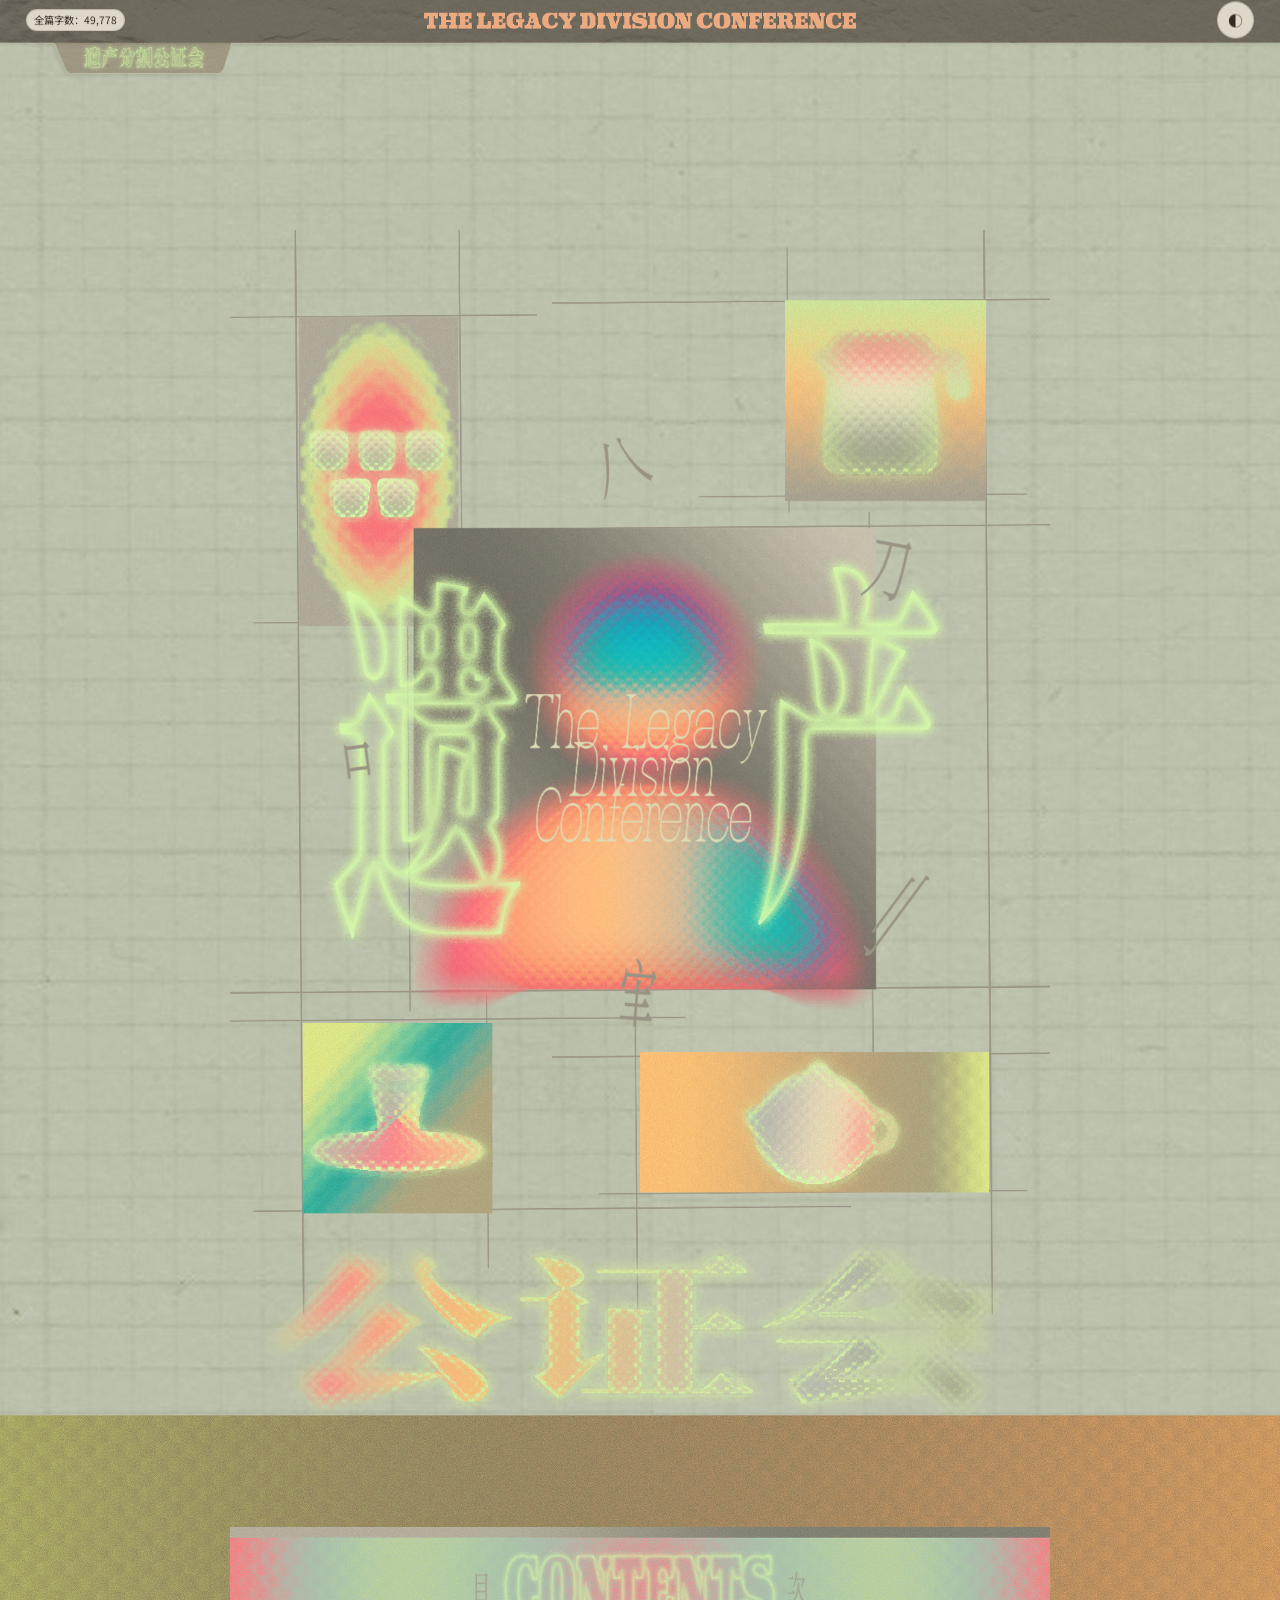
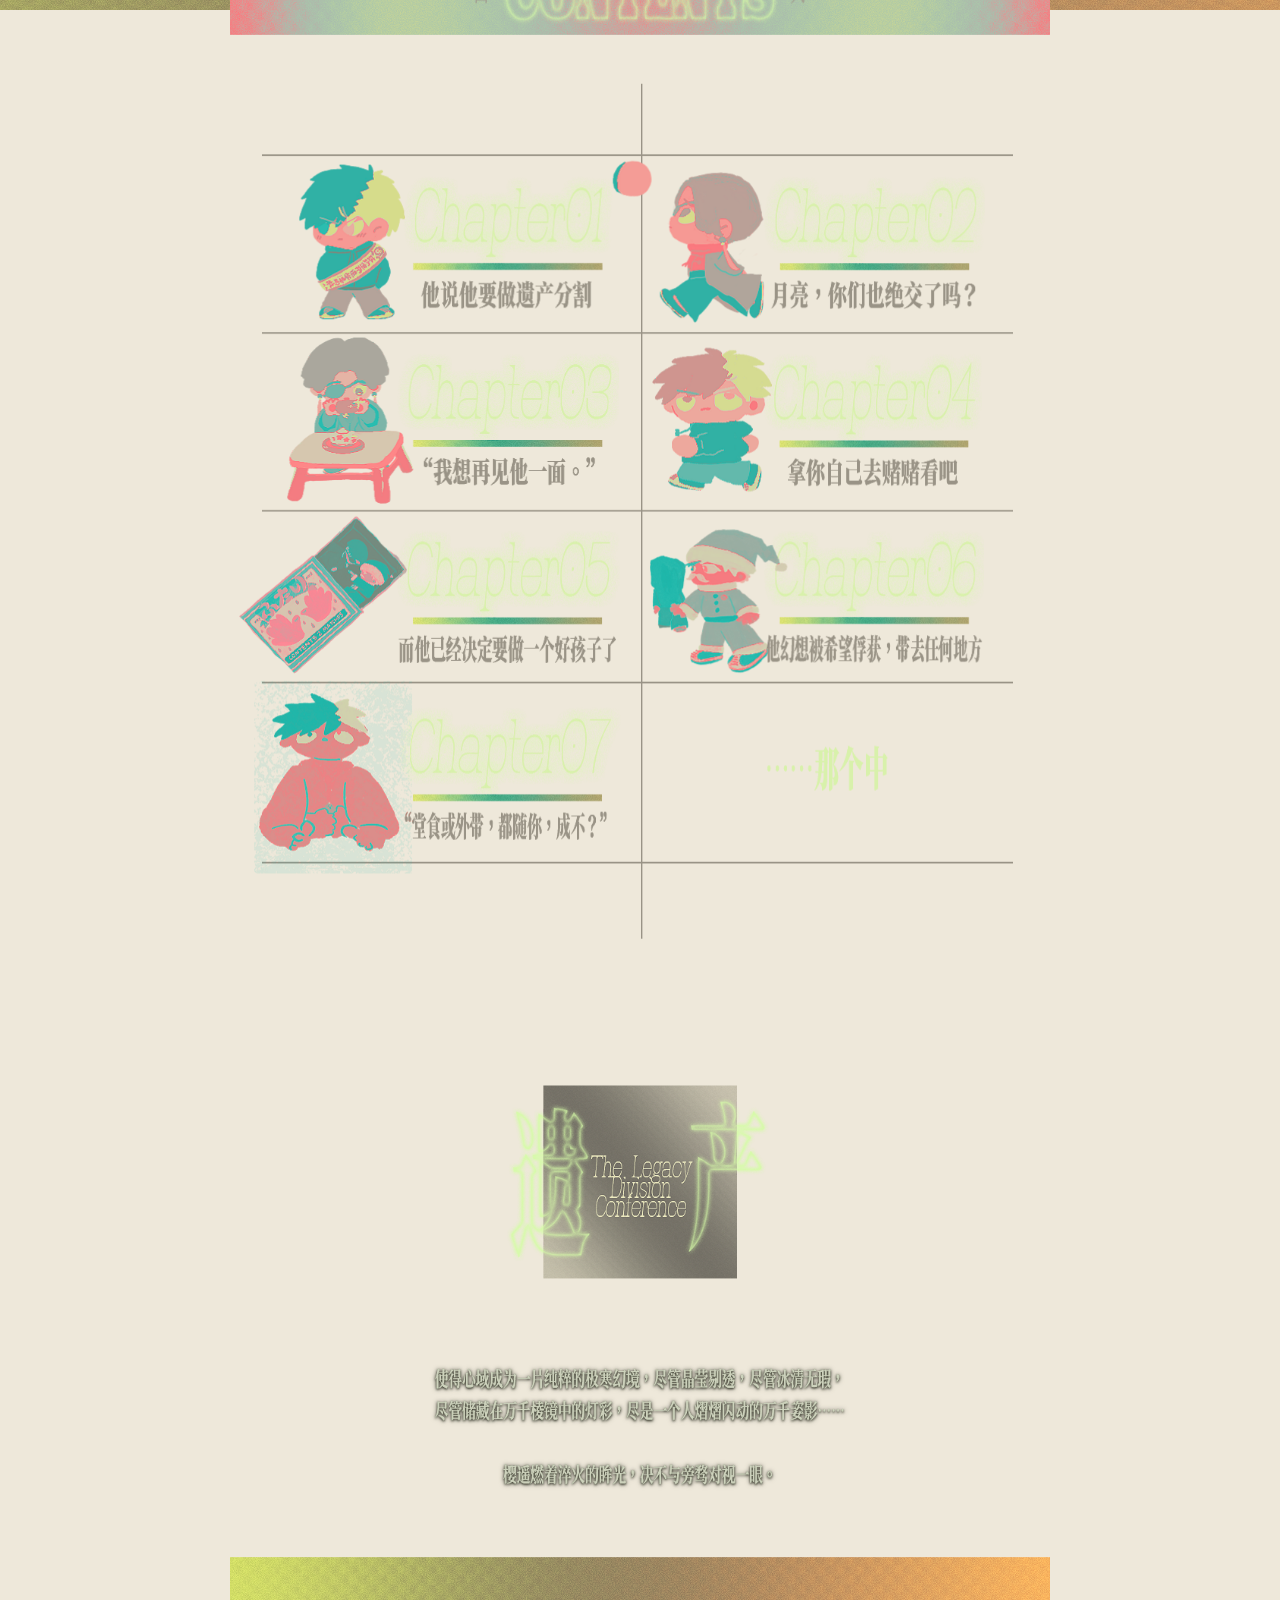
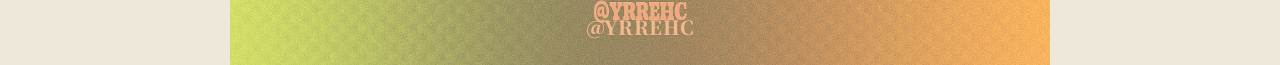
<file: index.html>
<!doctype html>
<html lang="zh-CN"><head><meta charset="utf-8"><meta name="viewport" content="width=device-width,initial-scale=1"><meta name="color-scheme" content="light dark"><title>遗产分割公证会</title>
<link rel="preconnect" href="https://fonts.googleapis.com">
  <link rel="preconnect" href="https://fonts.gstatic.com" crossorigin>
  <link href="https://fonts.googleapis.com/css2?family=Noto+Sans+SC:wght@300;400;500&family=Noto+Serif+SC:wght@400;600&display=swap" rel="stylesheet"><link rel="stylesheet" href="style.css?v=1"><script defer src="https://static.cloudflareinsights.com/beacon.min.js" data-cf-beacon='{"token":"cc3326733543405881d645b008275c07"}'></script><link rel="stylesheet" href="site.css?v=2"><link rel="stylesheet" href="reader-ui.css?v=1"><link rel="stylesheet" href="home.css?v=3"><link rel="preload" as="image" href="assets/legacy-back.jpg?v=2" media="(max-width:640px)"><link rel="preload" as="image" href="assets/legacy-back-desktop.jpg" media="(min-width:641px)"><link rel="prefetch" href="intro.html" as="document"></head><body class="legacy-home"><header class="site-header"><a class="site-home site-name" href="index.html" aria-label="返回作品目录">遗产分割公证会</a><div class="word-count">全篇字数：49,778</div><div class="toolbar"><button class="round" id="settingsButton" aria-label="阅读设置" aria-controls="settingsPanel" aria-expanded="false">◐</button></div></header><aside class="panel" id="settingsPanel" aria-label="阅读设置" inert>
    <div class="panel-head"><span>阅读设置</span><button class="close" data-close>关闭</button></div>
    <div class="group"><span class="label">字体</span><div class="options font-options"><button class="choice active" data-font="serif">思源宋体</button><button class="choice" data-font="sans">思源黑体</button><button class="choice" data-font="light">苹方细体</button><button class="choice" data-font="system">手机系统</button></div></div>
    <div class="group"><span class="label">字号</span><div class="options sizes"><button class="choice" data-size="12">一咪咪</button><button class="choice" data-size="14">特小</button><button class="choice active" data-size="16">小</button><button class="choice" data-size="18">适中</button><button class="choice" data-size="20">大</button><button class="choice" data-size="23">特大</button></div></div>
    <div class="group"><span class="label">底色与文字</span><div class="palettes" id="palettes"></div></div>
  </aside><main class="legacy-home-main" id="homePoster" aria-label="遗产分割公证会 · 章节目录"><h1 class="legacy-sr-only">遗产分割公证会</h1>
<div class="legacy-layer legacy-base" style="left:0%;top:0%;width:100%;aspect-ratio:1080/4300" data-layer="1" aria-hidden="true"><img src="assets/legacy-layer-1.png?v=2" width="1080" height="4300" alt="" draggable="false"></div>
<div class="legacy-layer legacy-reveal legacy-orbit" style="left:50%;top:32.023256%;width:42.592593%;aspect-ratio:460/199;--orbit-x:50%;--orbit-y:50%;--orbit-duration:180s" data-layer="2" data-reveal="fade" aria-hidden="true"><img class="legacy-turner" src="assets/legacy-layer-2.png" width="460" height="199" alt="" draggable="false"></div>
<div class="legacy-layer legacy-reveal legacy-orbit" style="left:67.685185%;top:9.186047%;width:24.907407%;aspect-ratio:269/265;--orbit-x:50%;--orbit-y:50%;--orbit-duration:195s" data-layer="3" data-reveal="fade" aria-hidden="true"><img class="legacy-turner" src="assets/legacy-layer-3.png" width="269" height="265" alt="" draggable="false"></div>
<div class="legacy-layer legacy-reveal legacy-orbit" style="left:7.962963%;top:9.697674%;width:20%;aspect-ratio:216/408;--orbit-x:50%;--orbit-y:50%;--orbit-duration:210s" data-layer="4" data-reveal="fade" aria-hidden="true"><img class="legacy-turner" src="assets/legacy-layer-4.png" width="216" height="408" alt="" draggable="false"></div>
<div class="legacy-layer legacy-reveal legacy-orbit" style="left:7.962963%;top:31.348837%;width:24.907407%;aspect-ratio:269/264;--orbit-x:50%;--orbit-y:47.348485%;--orbit-duration:225s" data-layer="5" data-reveal="fade" aria-hidden="true"><img class="legacy-turner" src="assets/legacy-layer-5.png" width="269" height="264" alt="" draggable="false"></div>
<a class="legacy-layer legacy-reveal legacy-visual legacy-visual-6" style="left:22.222222%;top:16.162791%;width:58.518519%;aspect-ratio:632/667;--reveal-delay:0ms" data-layer="6" data-reveal="drop" href="intro.html" data-enter-chapter aria-label="开始阅读引言"><img src="assets/legacy-layer-6.png" width="632" height="667" alt="" draggable="false"></a>
<a class="legacy-layer legacy-reveal legacy-visual legacy-visual-7" style="left:8.981481%;top:16.511628%;width:80.648148%;aspect-ratio:871/571;--reveal-delay:220ms" data-layer="7" data-reveal="drop" href="intro.html" data-enter-chapter aria-label="开始阅读引言"><img src="assets/legacy-layer-7.png" width="871" height="571" alt="" draggable="false"></a>
<div class="legacy-layer legacy-reveal legacy-visual legacy-visual-8" style="left:3.888889%;top:37.697674%;width:89.907407%;aspect-ratio:971/261;--reveal-delay:440ms" data-layer="8" data-reveal="drop" aria-hidden="true"><img src="assets/legacy-layer-8.png" width="971" height="261" alt="" draggable="false"></div>
<div class="legacy-scatter-group" style="left:12.592593%;top:13.069767%;width:74.166667%;aspect-ratio:801/792" data-reveal="scatter" aria-hidden="true">
<div class="legacy-layer legacy-scatter-piece" style="left:86.641698%;top:17.676768%;width:8.489388%;aspect-ratio:68/90;--scatter-x:-476.470588%;--scatter-y:314.444444%;--float-delay:2400ms;--float-duration:4.2s" data-layer="9"><img class="legacy-floater" src="assets/legacy-layer-9.png" width="68" height="90" alt="" draggable="false"></div>
<div class="legacy-layer legacy-scatter-piece" style="left:41.198502%;top:0%;width:11.360799%;aspect-ratio:91/109;--scatter-x:31.318681%;--scatter-y:379.357798%;--float-delay:2520ms;--float-duration:4.55s" data-layer="10"><img class="legacy-floater" src="assets/legacy-layer-10.png" width="91" height="109" alt="" draggable="false"></div>
<div class="legacy-layer legacy-scatter-piece" style="left:46.941323%;top:88.383838%;width:6.242197%;aspect-ratio:50/92;--scatter-x:6%;--scatter-y:-302.173913%;--float-delay:2640ms;--float-duration:4.9s" data-layer="11"><img class="legacy-floater" src="assets/legacy-layer-11.png" width="50" height="92" alt="" draggable="false"></div>
<div class="legacy-layer legacy-scatter-piece" style="left:0%;top:52.020202%;width:7.990012%;aspect-ratio:64/53;--scatter-x:581.25%;--scatter-y:55.660377%;--float-delay:2760ms;--float-duration:5.25s" data-layer="12"><img class="legacy-floater" src="assets/legacy-layer-12.png" width="64" height="53" alt="" draggable="false"></div>
<div class="legacy-layer legacy-scatter-piece" style="left:83.395755%;top:71.969697%;width:16.604245%;aspect-ratio:133/142;--scatter-x:-248.496241%;--scatter-y:-121.830986%;--float-delay:2880ms;--float-duration:5.6s" data-layer="13"><img class="legacy-floater" src="assets/legacy-layer-13.png" width="133" height="142" alt="" draggable="false"></div>
</div>
<div class="legacy-layer legacy-reveal legacy-details" style="left:24.814815%;top:46.744186%;width:50.092593%;aspect-ratio:541/164" data-layer="14" data-reveal="fade" aria-hidden="true"><img src="assets/legacy-layer-14.png" width="541" height="164" alt="" draggable="false"></div>
<div class="legacy-layer legacy-reveal legacy-details" style="left:2.685185%;top:50%;width:92.777778%;aspect-ratio:1002/1208" data-layer="15" data-reveal="fade" aria-hidden="true"><img src="assets/legacy-layer-15.png" width="1002" height="1208" alt="" draggable="false"></div>
<div class="legacy-layer legacy-reveal legacy-chapter-card" style="left:7.037037%;top:52.674419%;width:40%;aspect-ratio:432/296;--reveal-delay:0ms" data-layer="16" data-reveal="fade"><img src="assets/legacy-layer-16.png" width="432" height="296" alt="" draggable="false"><a class="legacy-chapter-hit" style="left:3.472222%;top:19.932432%;width:95.601852%;height:68.918919%" href="01.html" aria-label="Chapter01"><span class="legacy-sr-only">Chapter01</span></a></div>
<div class="legacy-layer legacy-reveal legacy-chapter-card" style="left:45.092593%;top:52.953488%;width:46.944444%;aspect-ratio:507/285;--reveal-delay:80ms" data-layer="17" data-reveal="fade"><img src="assets/legacy-layer-17.png" width="507" height="285" alt="" draggable="false"><a class="legacy-chapter-hit" style="left:10.453649%;top:14.736842%;width:89.546351%;height:74.736842%" href="02.html" aria-label="Chapter02"><span class="legacy-sr-only">Chapter02</span></a></div>
<div class="legacy-layer legacy-reveal legacy-chapter-card" style="left:5.462963%;top:58.534884%;width:41.944444%;aspect-ratio:453/277;--reveal-delay:160ms" data-layer="18" data-reveal="fade"><img src="assets/legacy-layer-18.png" width="453" height="277" alt="" draggable="false"><a class="legacy-chapter-hit" style="left:3.532009%;top:12.635379%;width:96.467991%;height:79.061372%" href="03.html" aria-label="Chapter03"><span class="legacy-sr-only">Chapter03</span></a></div>
<div class="legacy-layer legacy-reveal legacy-chapter-card" style="left:50%;top:59.046512%;width:41.759259%;aspect-ratio:451/241;--reveal-delay:240ms" data-layer="19" data-reveal="fade"><img src="assets/legacy-layer-19.png" width="451" height="241" alt="" draggable="false"><a class="legacy-chapter-hit" style="left:3.547672%;top:10.788382%;width:96.452328%;height:78.838174%" href="04.html" aria-label="Chapter04"><span class="legacy-sr-only">Chapter04</span></a></div>
<div class="legacy-layer legacy-reveal legacy-chapter-card" style="left:0%;top:64.046512%;width:50%;aspect-ratio:540/272;--reveal-delay:320ms" data-layer="20" data-reveal="fade"><img src="assets/legacy-layer-20.png" width="540" height="272" alt="" draggable="false"><a class="legacy-chapter-hit" style="left:2.222222%;top:12.132353%;width:92.962963%;height:76.102941%" href="05.html" aria-label="Chapter05"><span class="legacy-sr-only">Chapter05</span></a></div>
<div class="legacy-layer legacy-reveal legacy-chapter-card" style="left:50%;top:64.55814%;width:41.944444%;aspect-ratio:453/239;--reveal-delay:400ms" data-layer="21" data-reveal="fade"><img src="assets/legacy-layer-21.png" width="453" height="239" alt="" draggable="false"><a class="legacy-chapter-hit" style="left:2.869757%;top:11.715481%;width:97.130243%;height:79.497908%" href="06.html" aria-label="Chapter06"><span class="legacy-sr-only">Chapter06</span></a></div>
<div class="legacy-layer legacy-reveal legacy-chapter-card" style="left:0%;top:68.697674%;width:95.277778%;aspect-ratio:1029/325;--reveal-delay:480ms" data-layer="22" data-reveal="fade"><img src="assets/legacy-layer-22.png" width="1029" height="325" alt="" draggable="false"><a class="legacy-chapter-hit" style="left:3.109815%;top:15.384615%;width:49.368319%;height:77.846154%" href="07.html" aria-label="Chapter07"><span class="legacy-sr-only">Chapter07</span></a></div>
<div class="legacy-layer legacy-reveal legacy-closing" style="left:17.592593%;top:81.139535%;width:63.518519%;aspect-ratio:686/645" data-layer="23" data-reveal="fade" aria-hidden="true"><img src="assets/legacy-layer-23.png" width="686" height="645" alt="" draggable="false"></div><footer class="legacy-signature" aria-label="署名">@YRREHC</footer></main><script src="reader.js?v=2"></script><script src="reader-ui.js?v=1"></script><script src="home.js?v=4"></script></body></html>
</file>
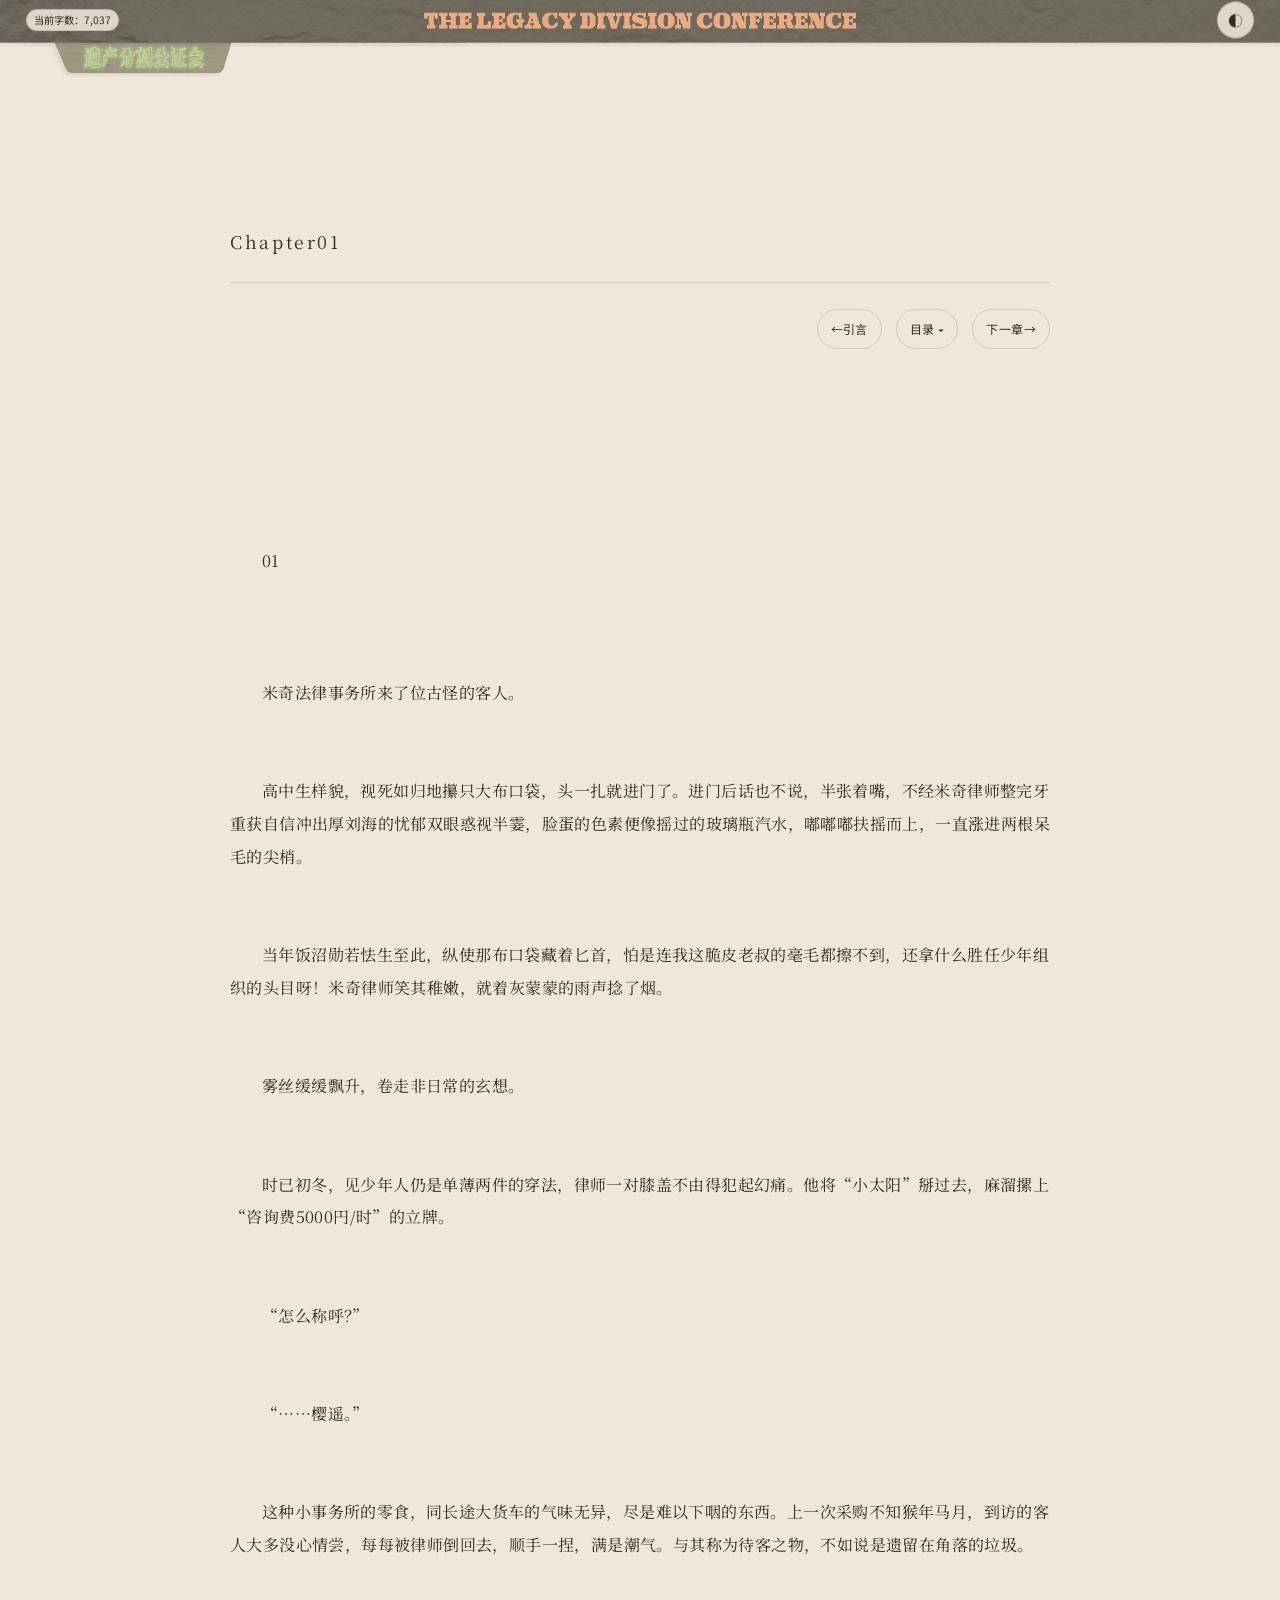
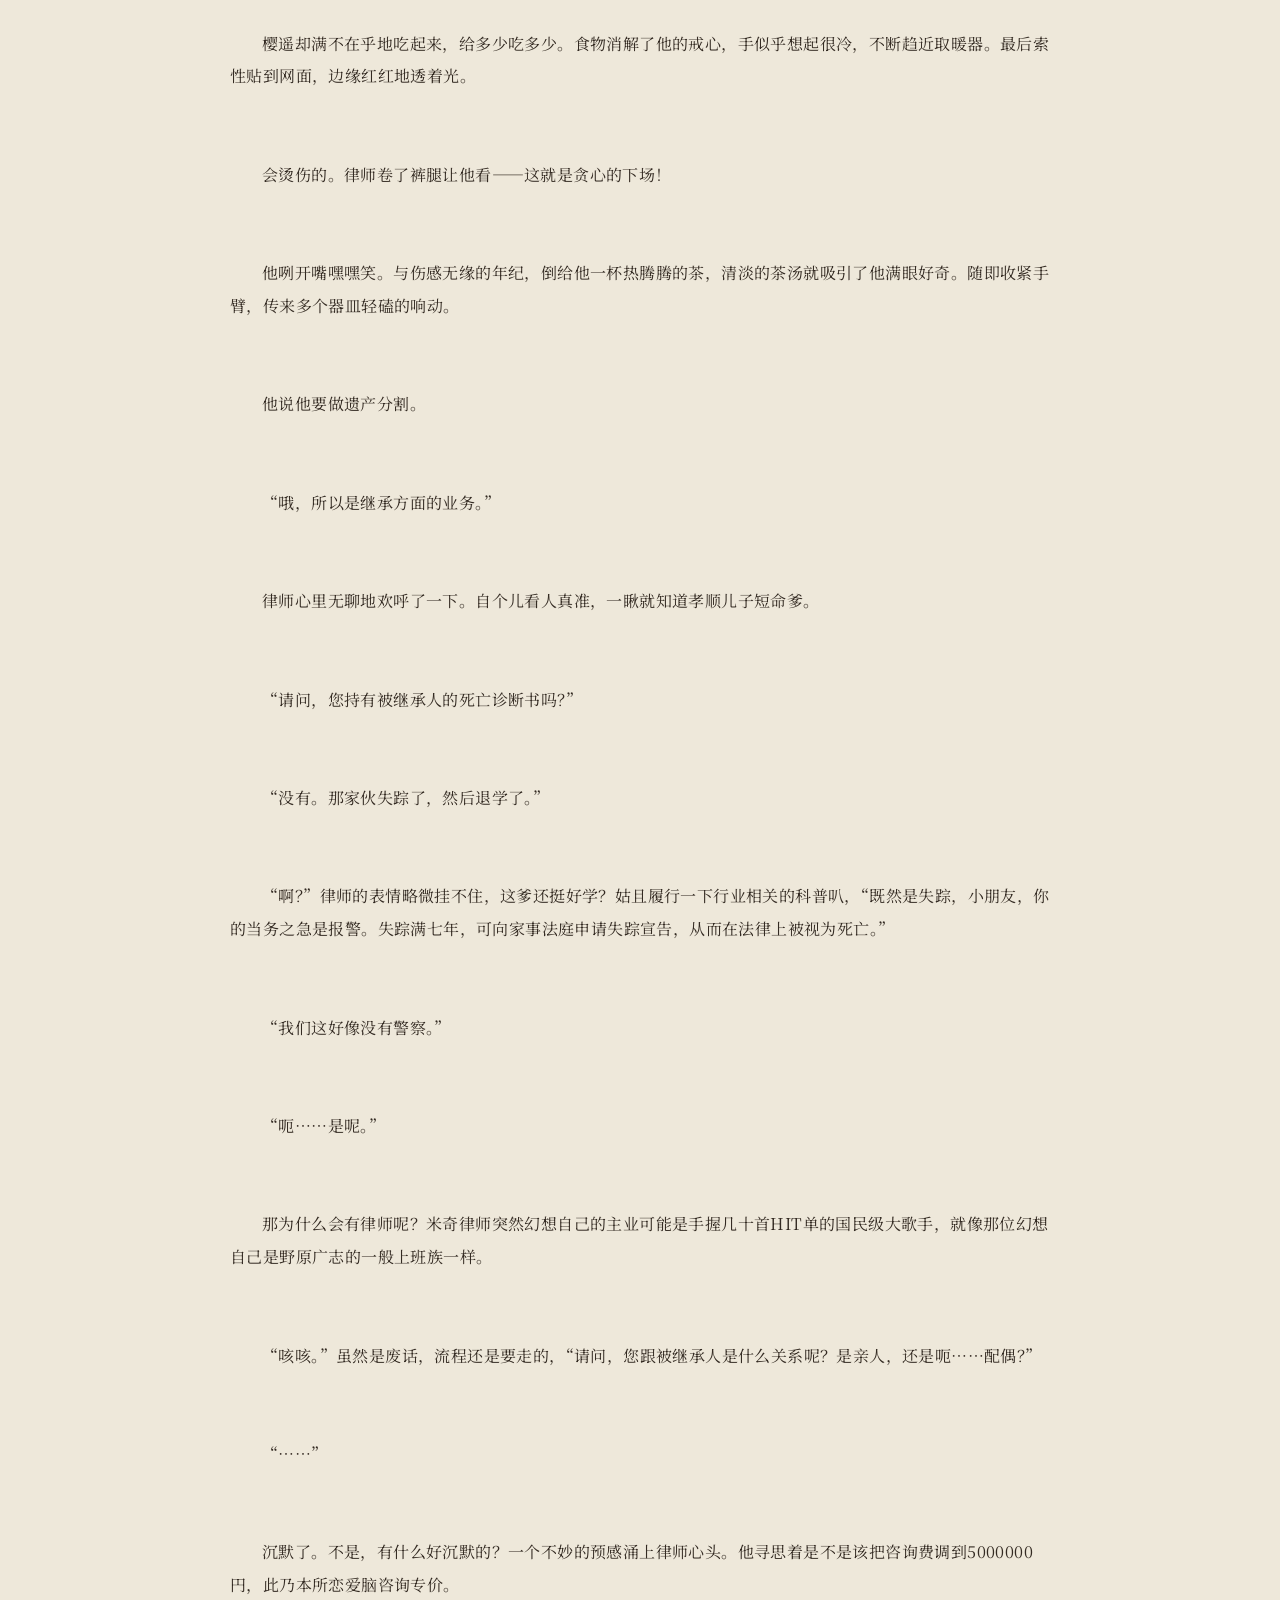
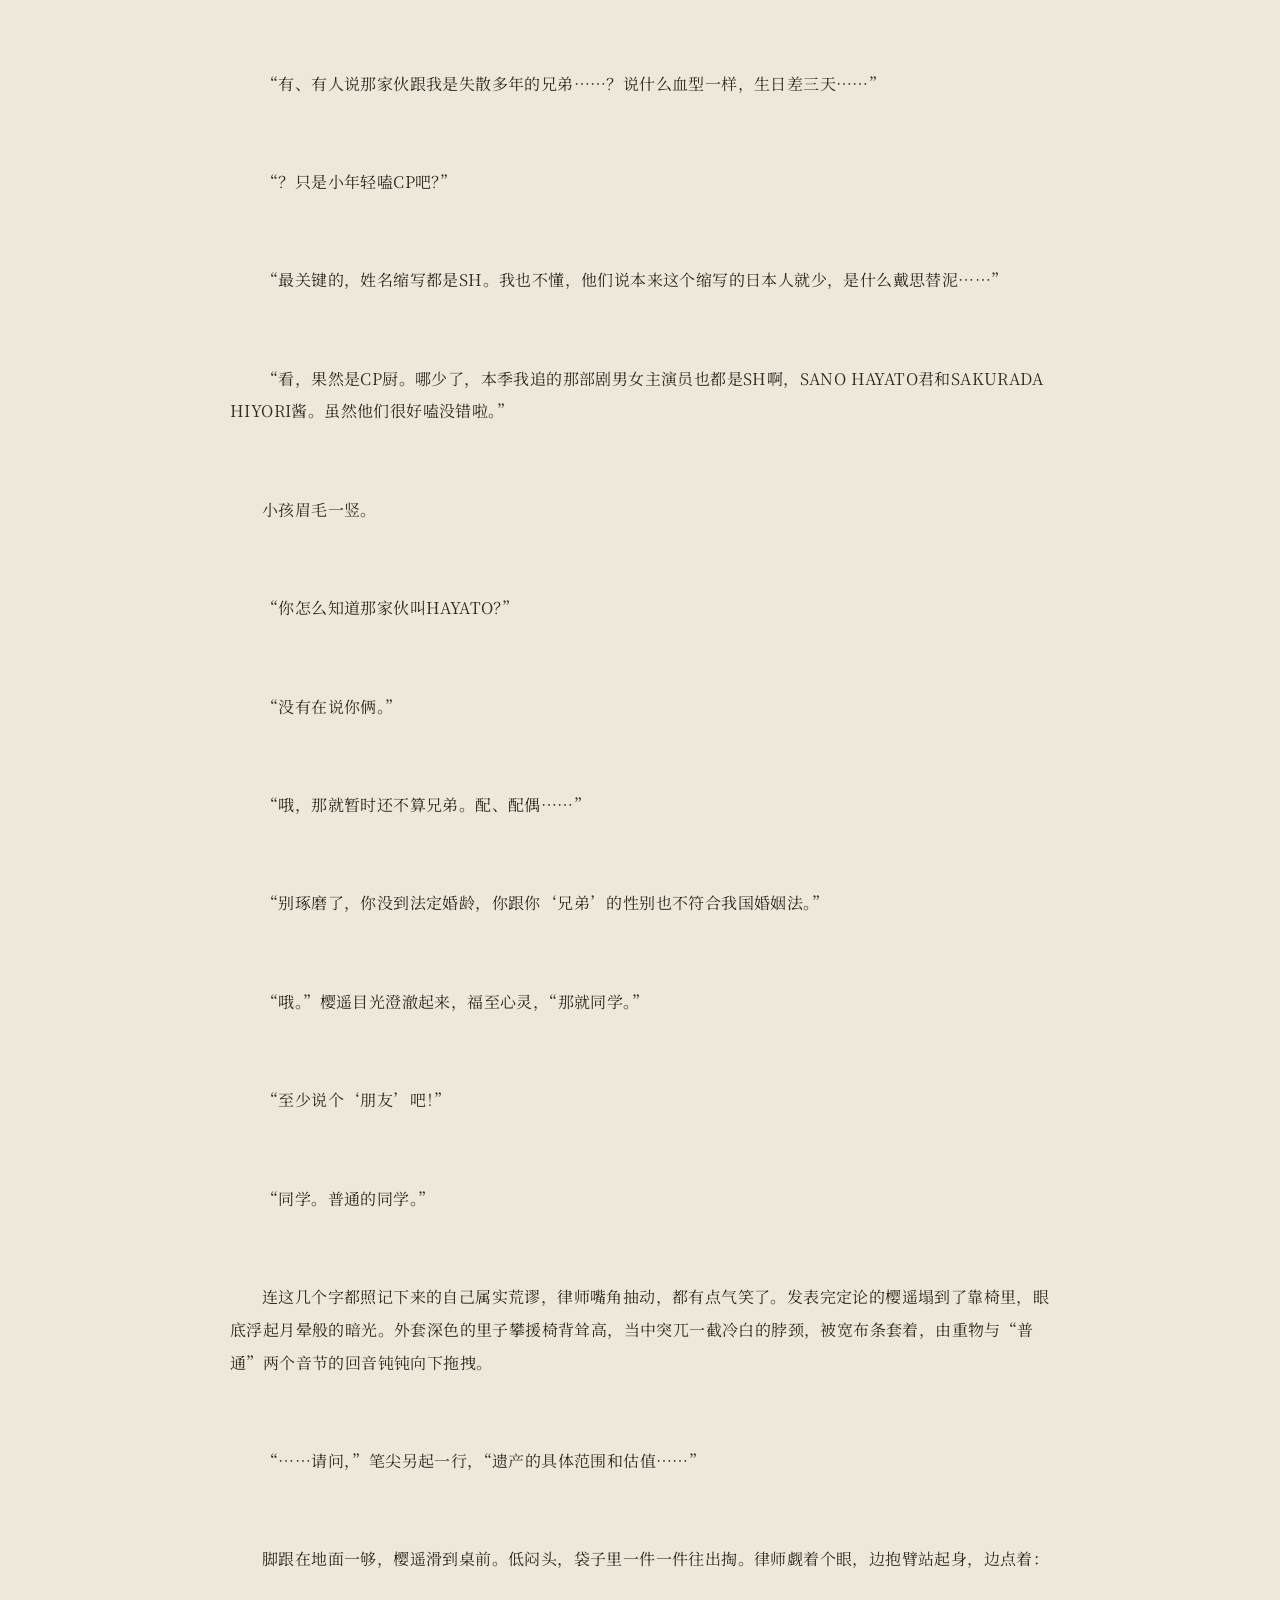
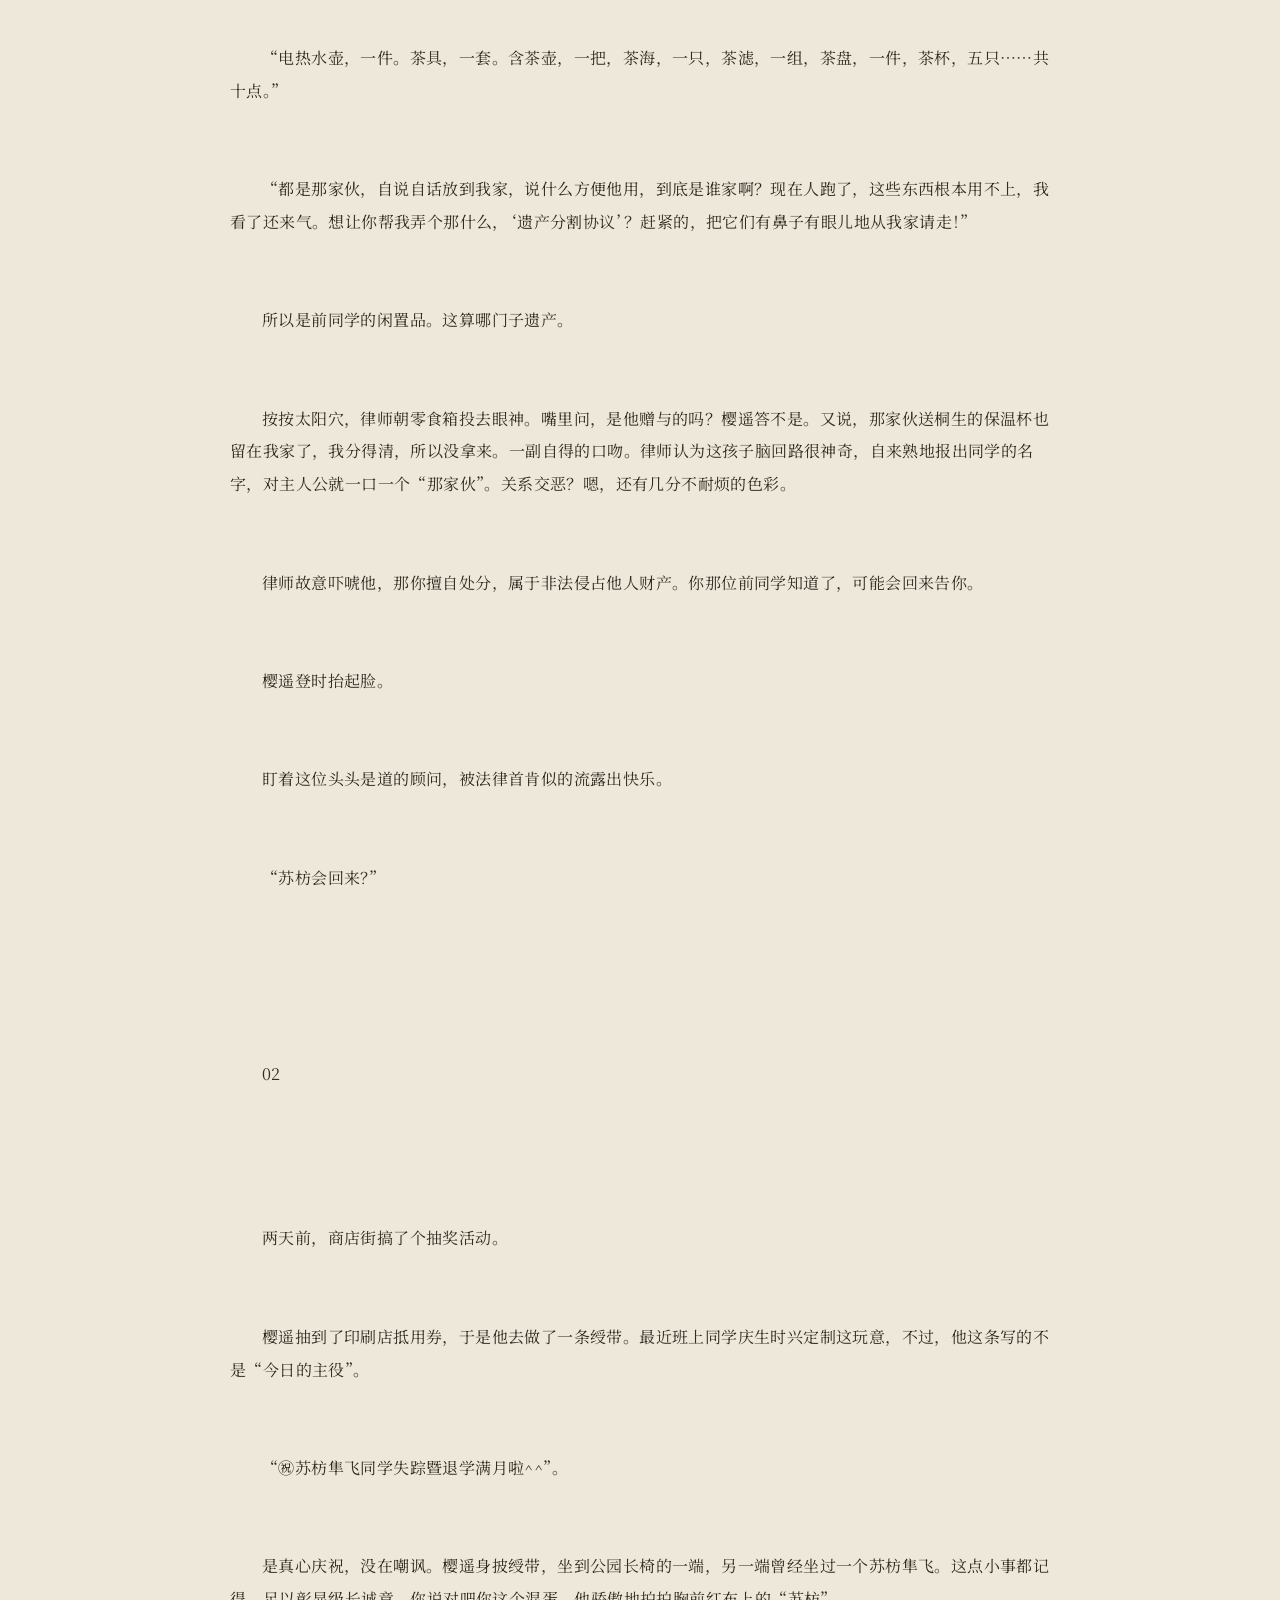
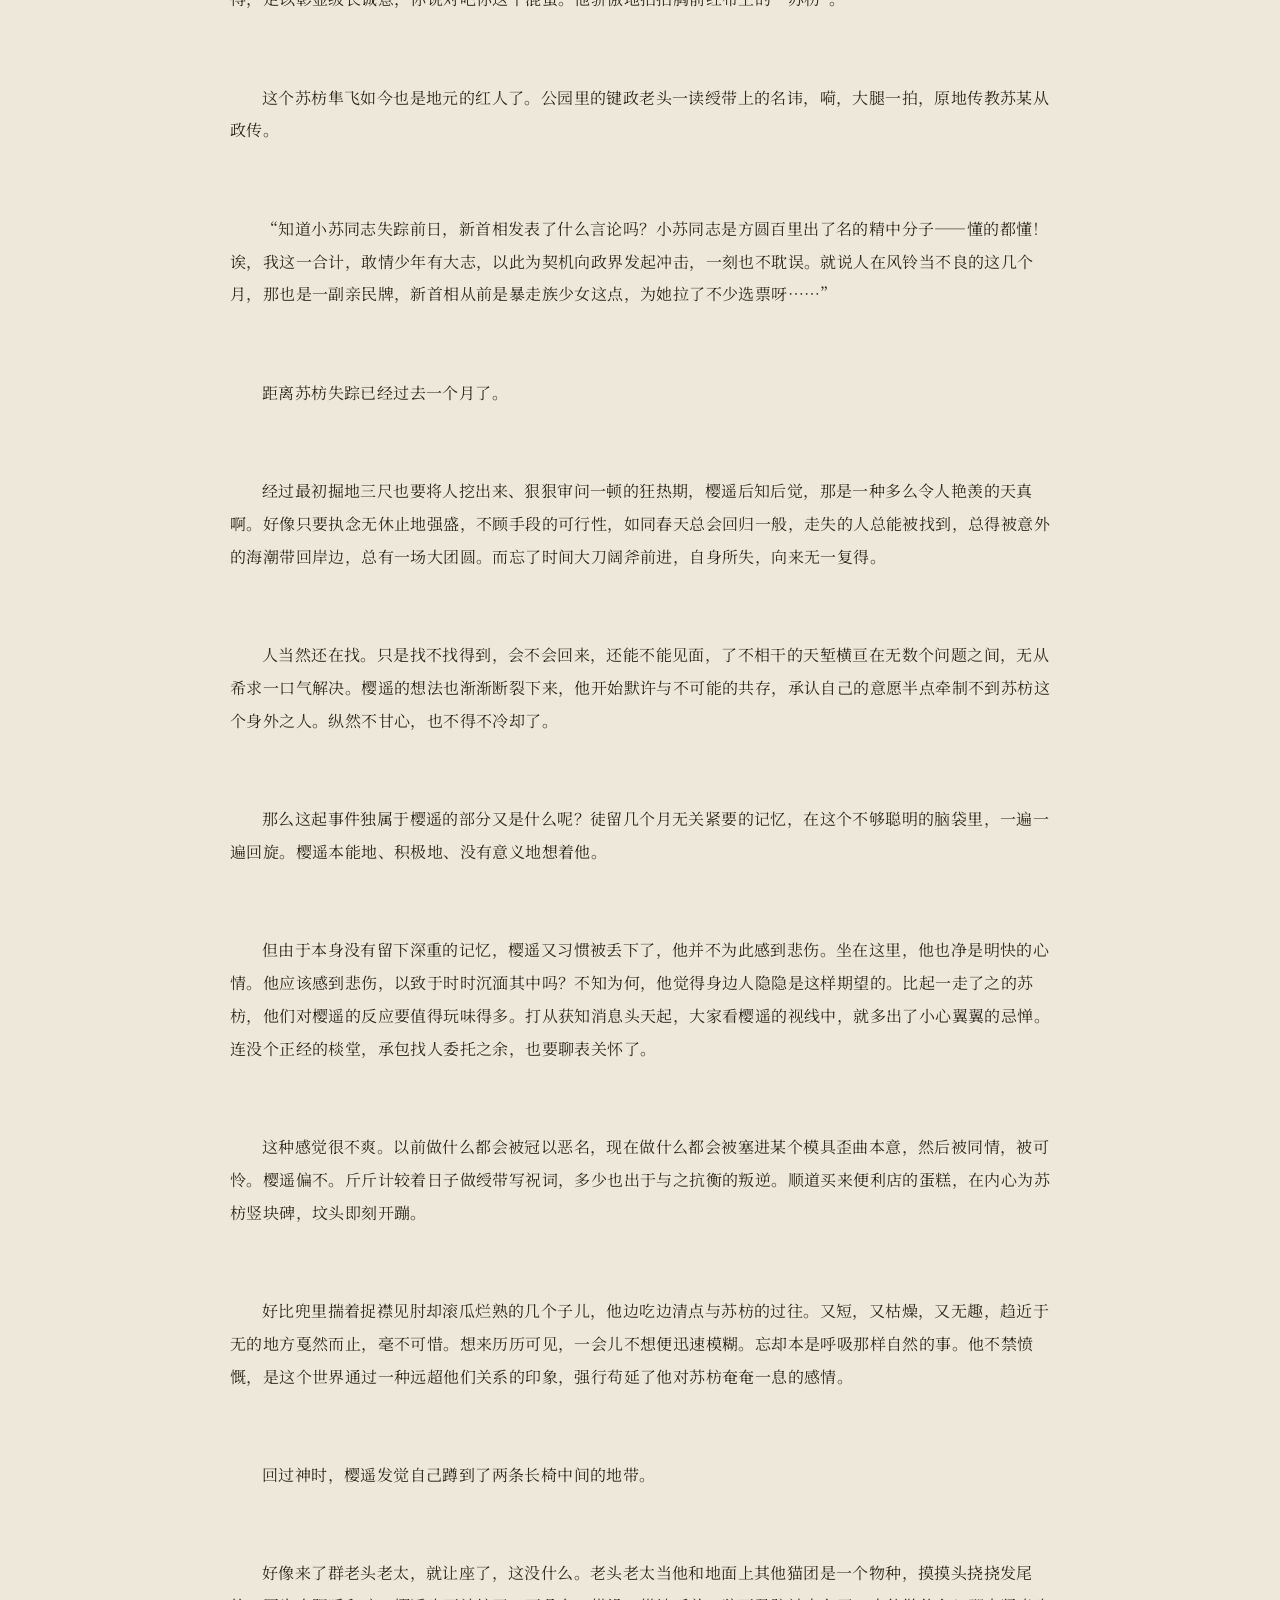
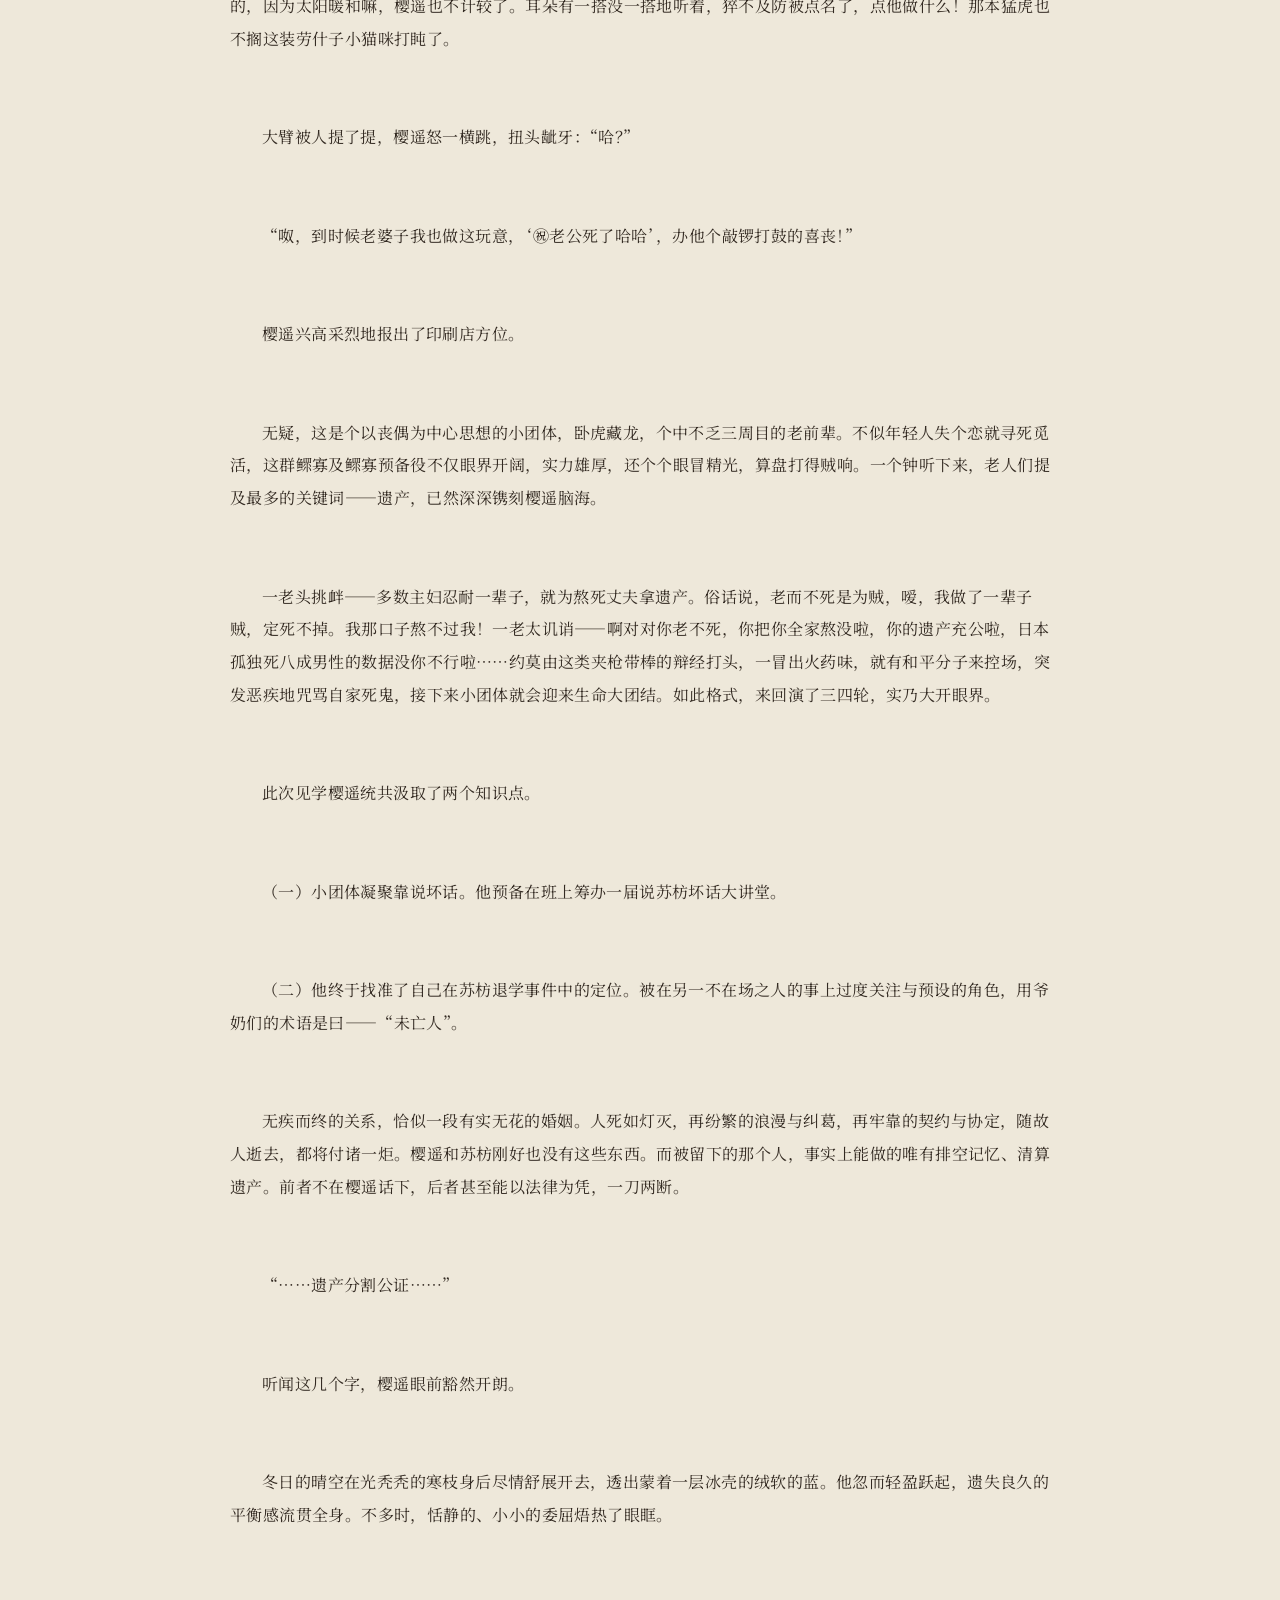
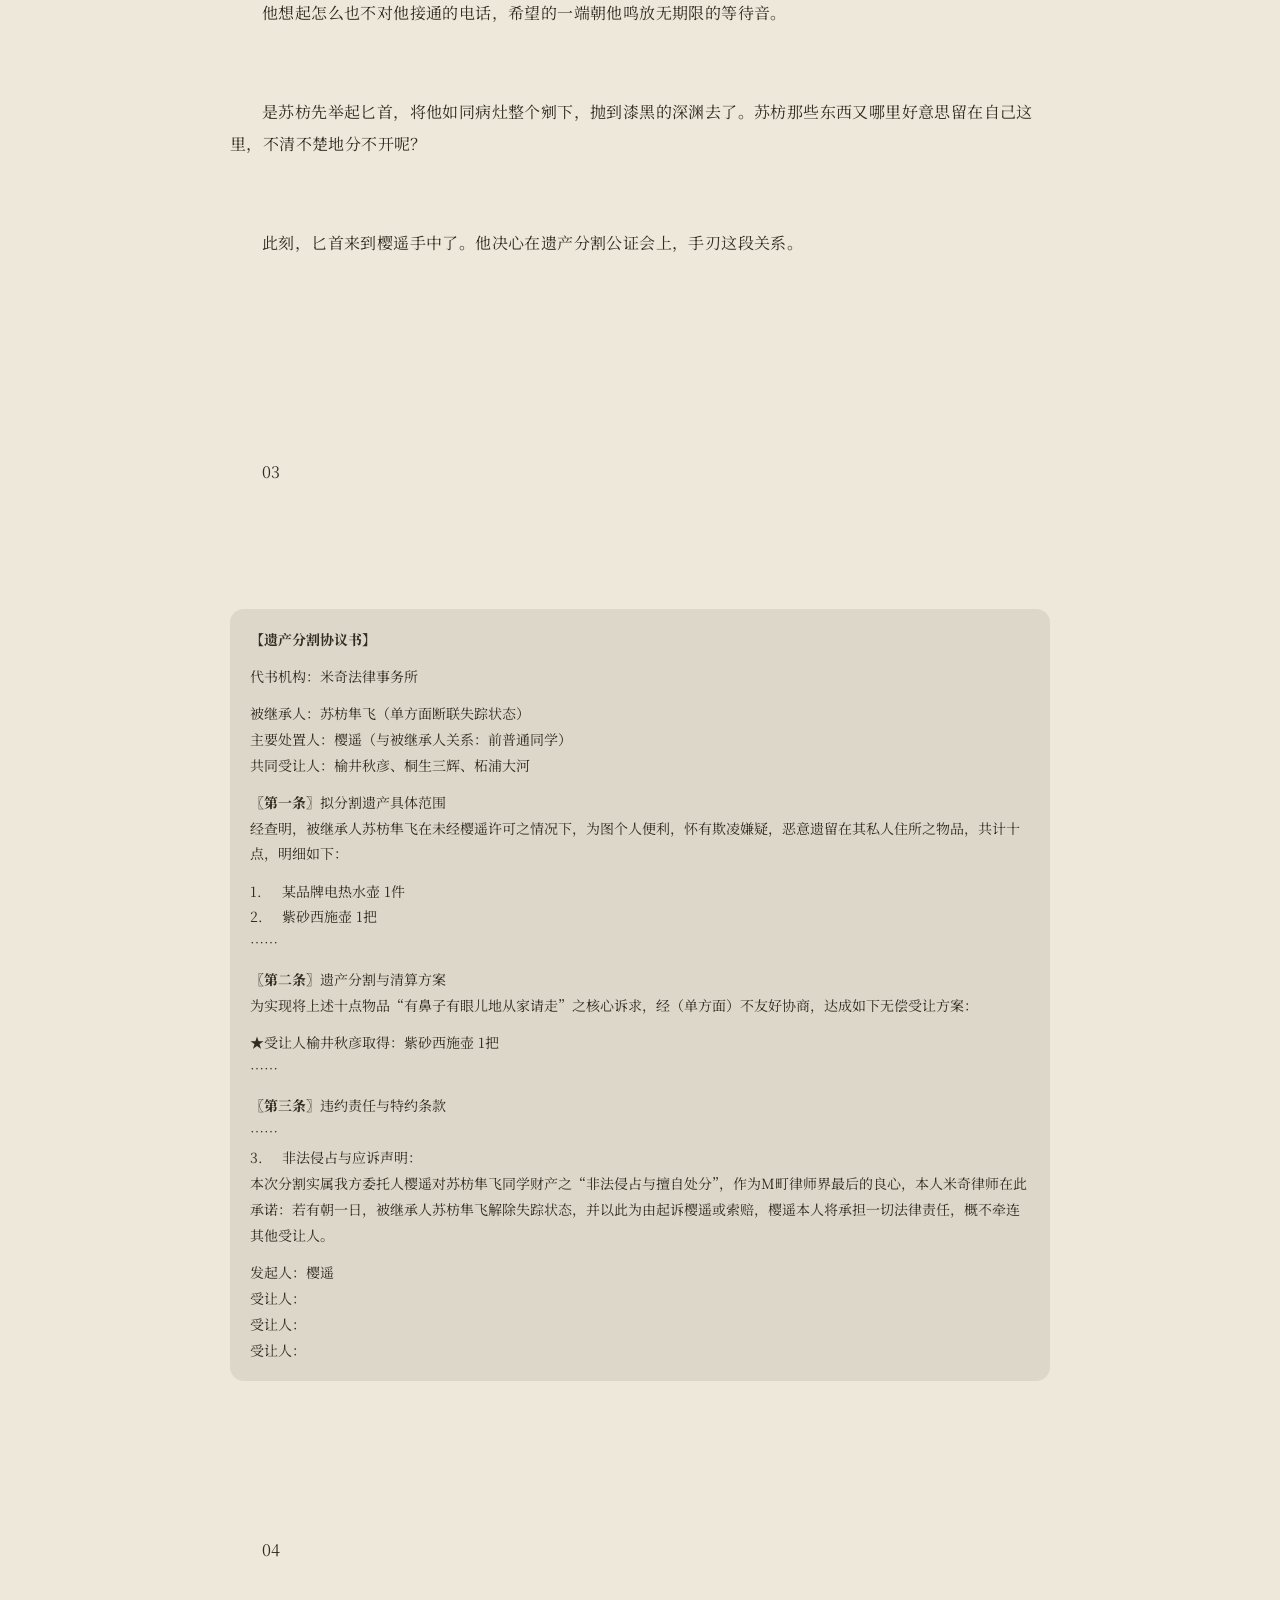
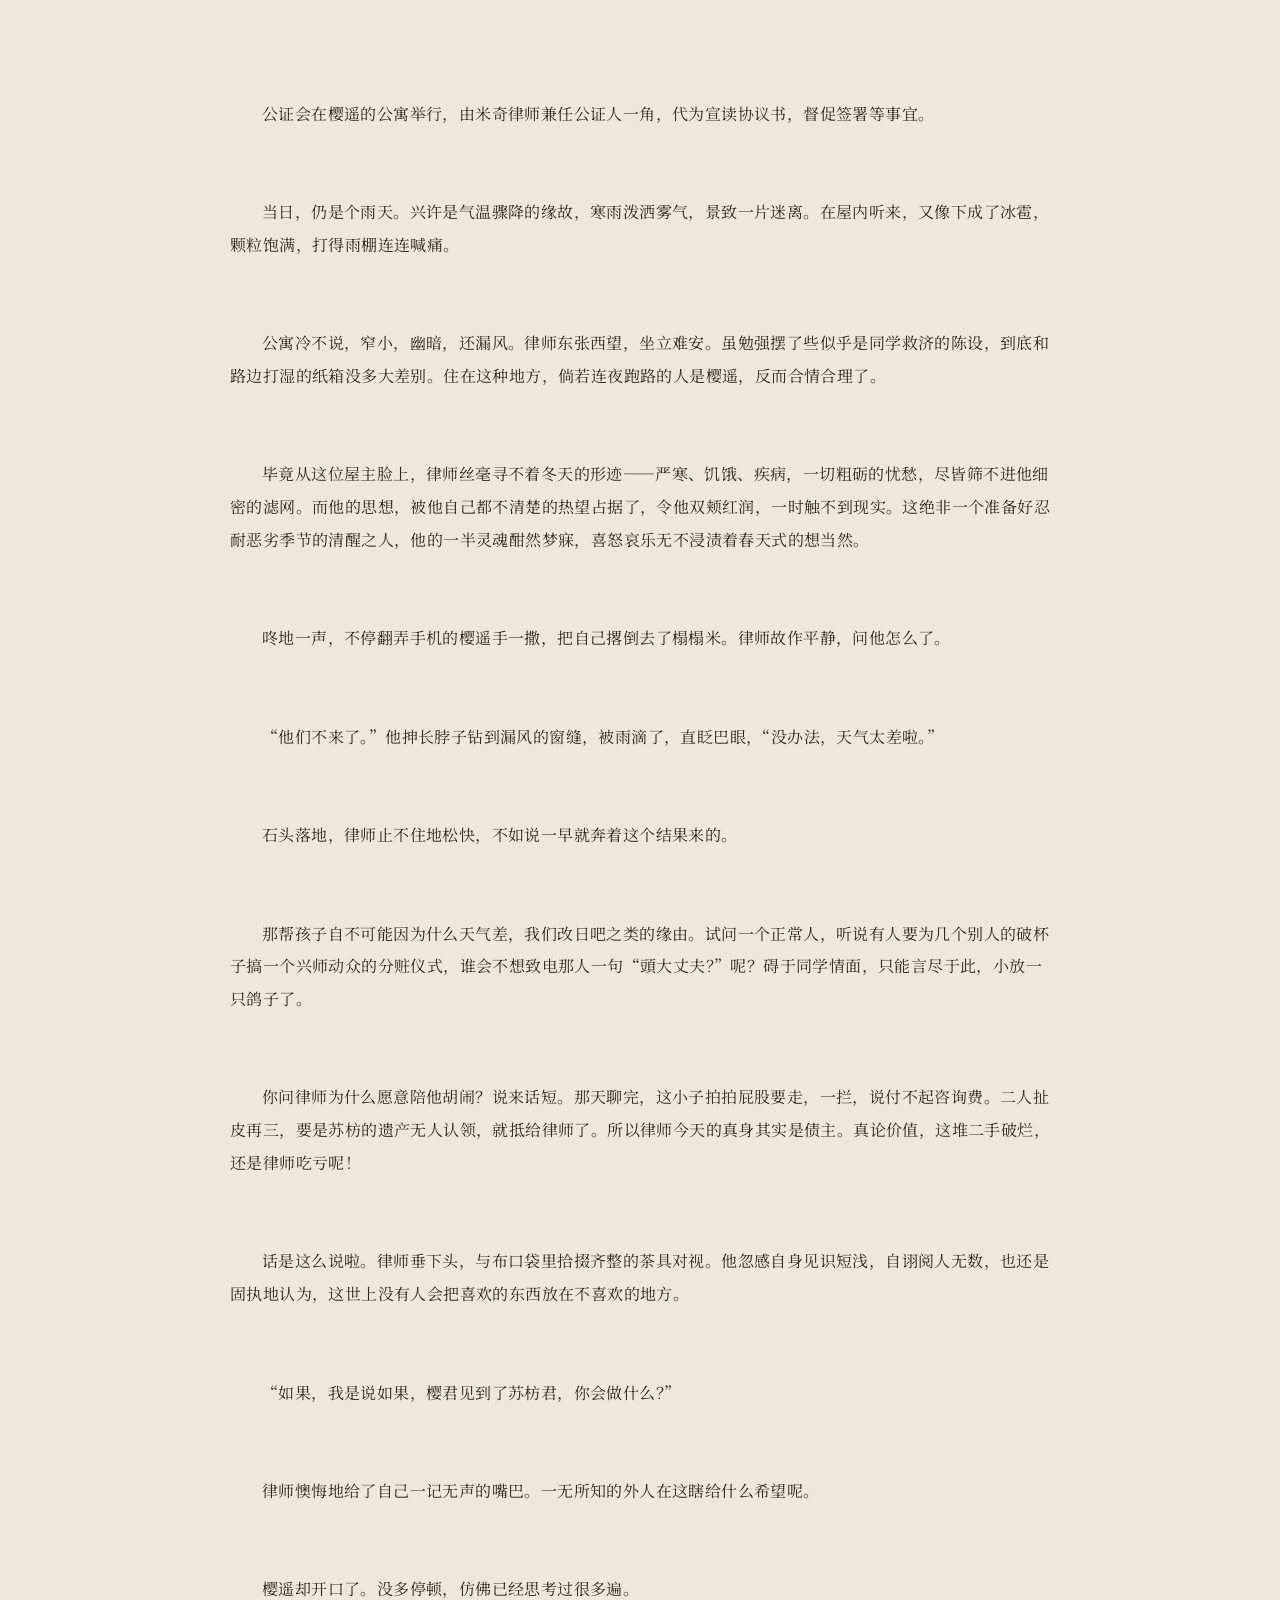
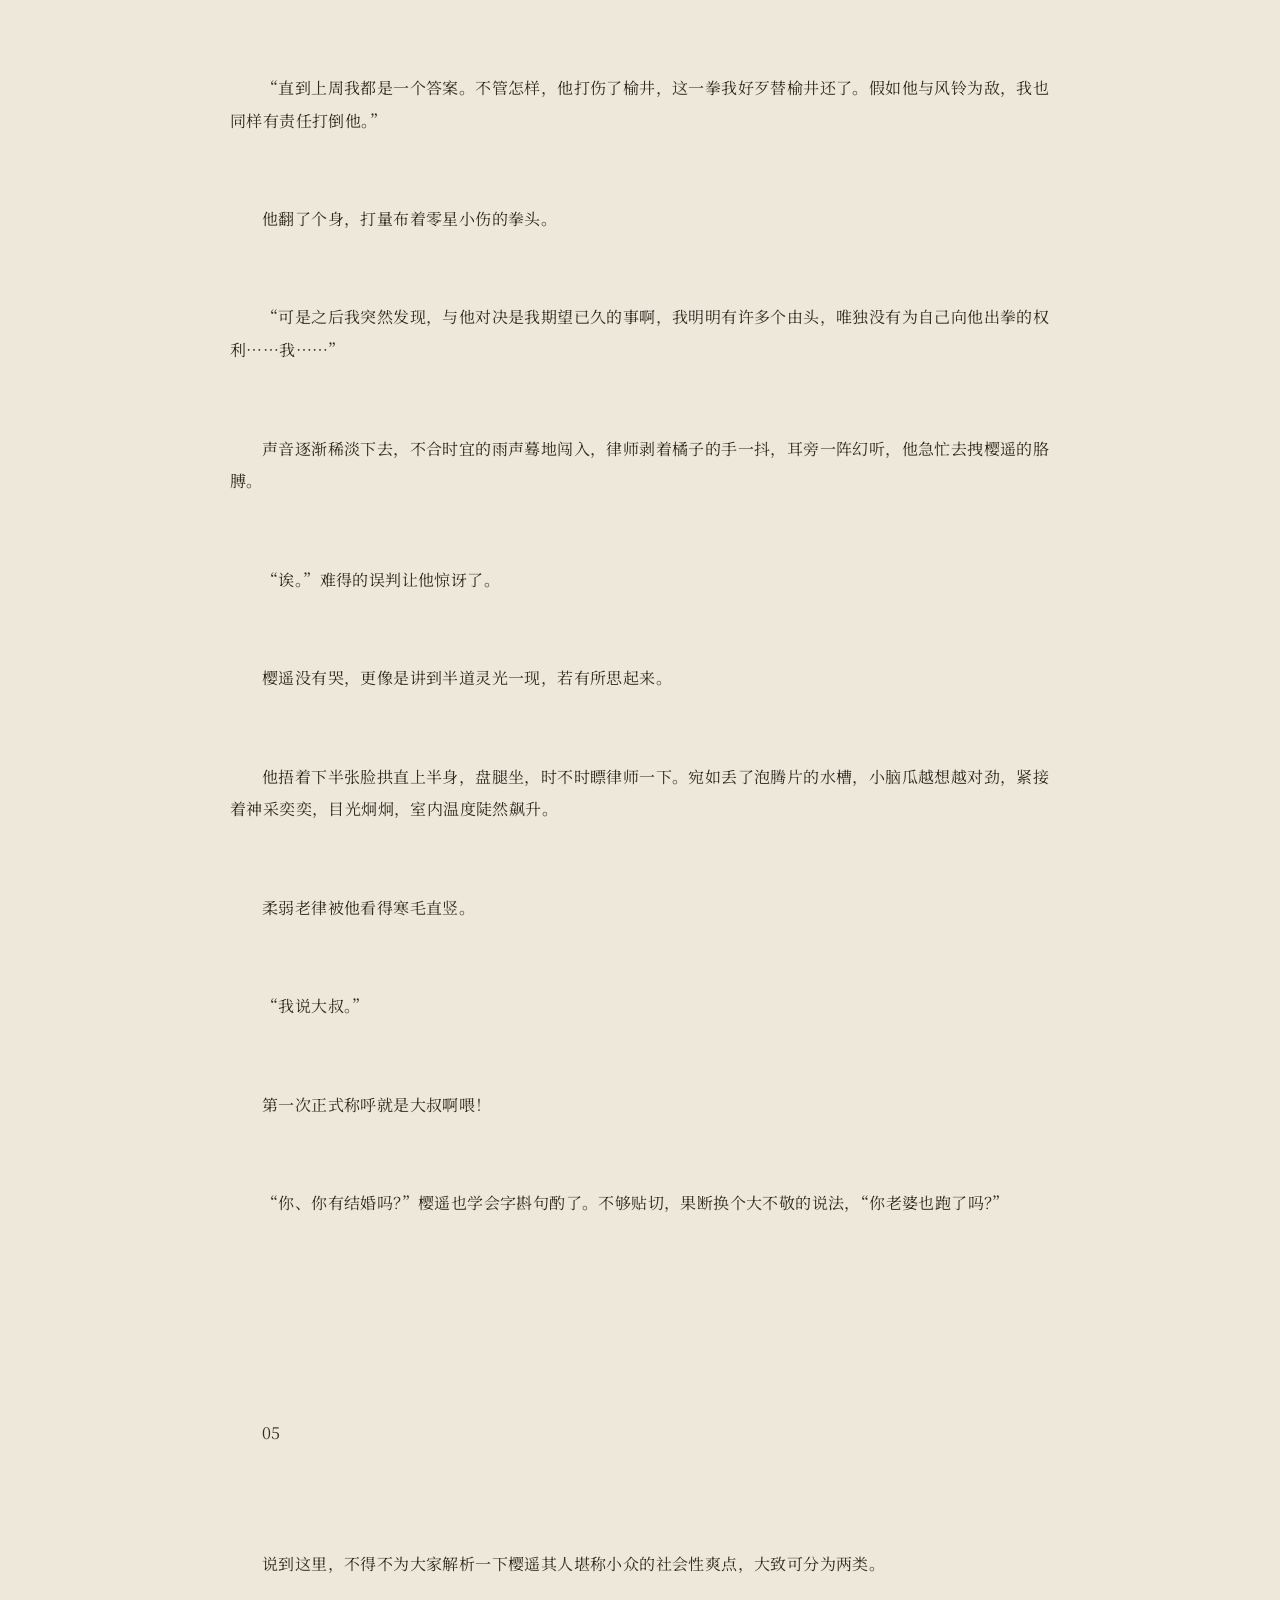
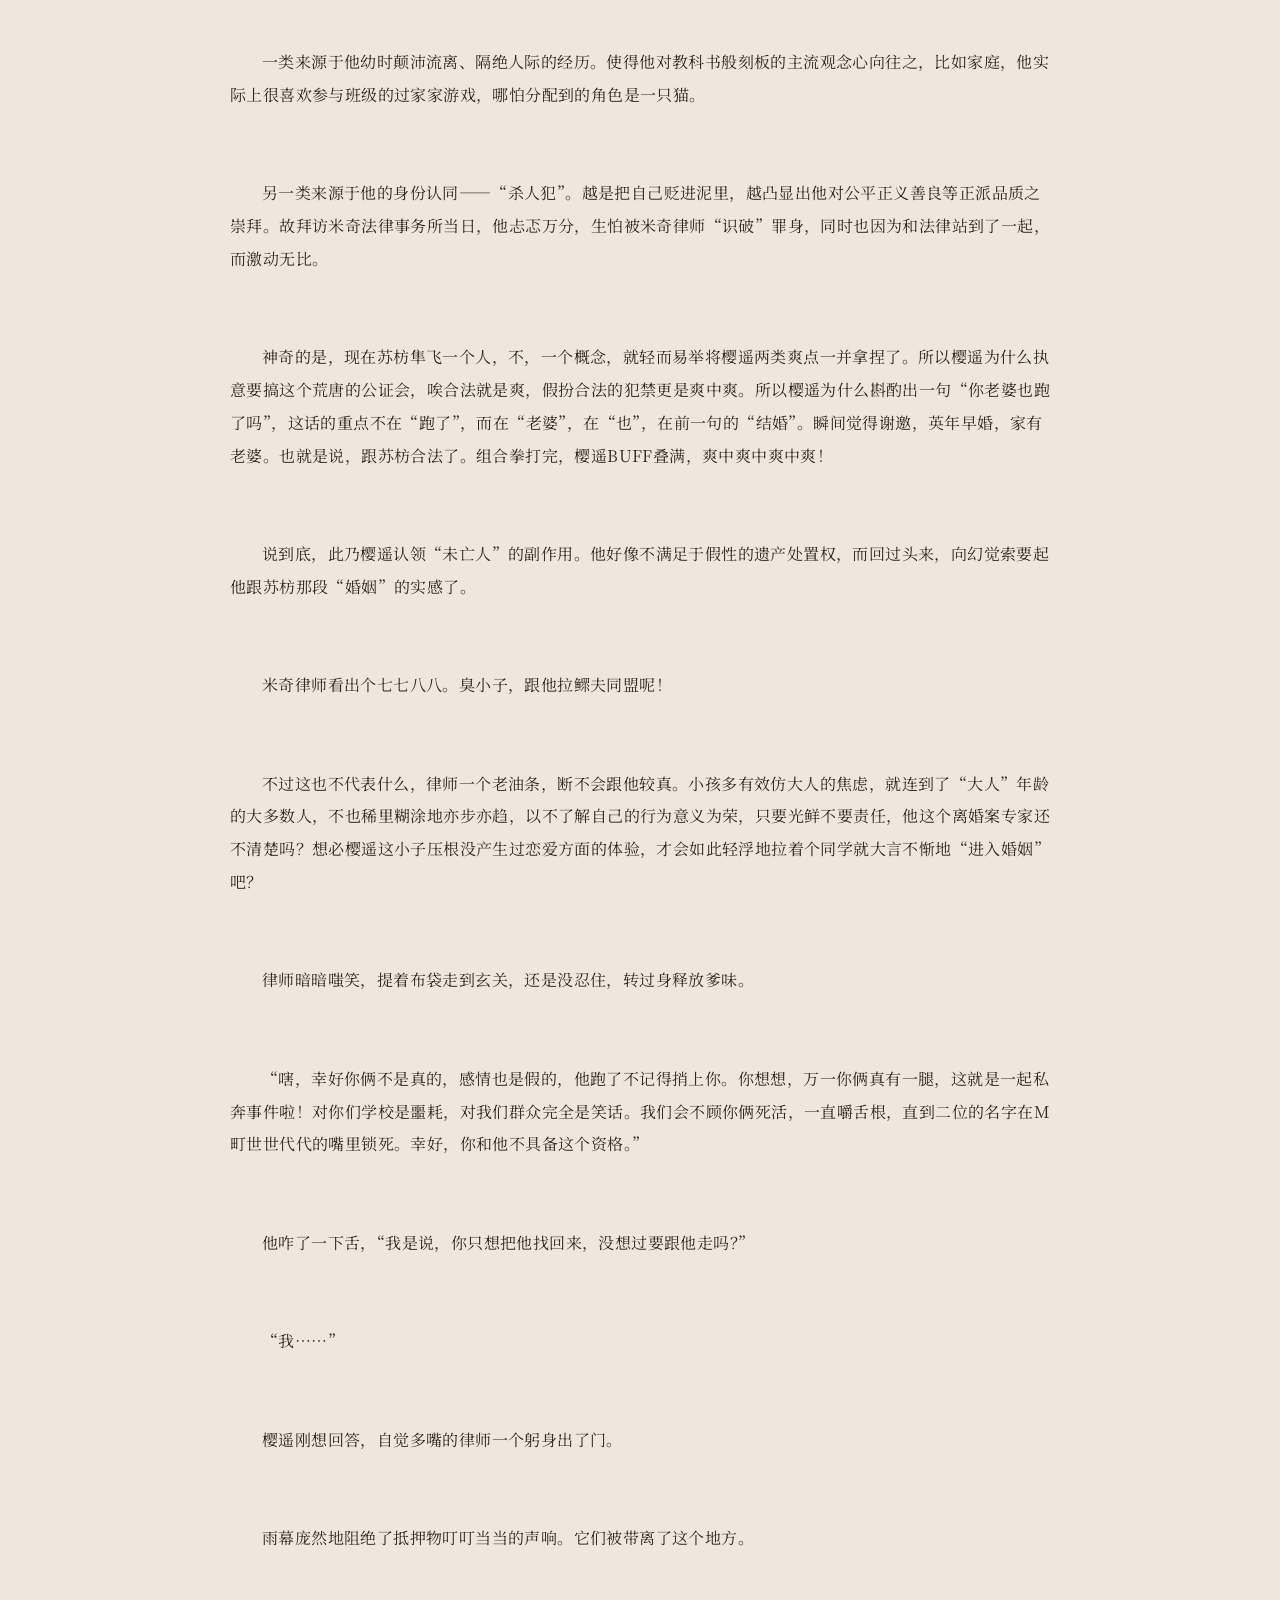
<file: 01.html>
<!doctype html>
<html lang="zh-CN"><head><meta charset="utf-8"><meta name="viewport" content="width=device-width,initial-scale=1"><meta name="color-scheme" content="light dark"><title>Chapter01 · 遗产分割公证会</title><script>try{const t=Number(sessionStorage.getItem("legacy-chapter-entry"));sessionStorage.removeItem("legacy-chapter-entry");if(t&&Date.now()-t>=0&&Date.now()-t<15000)document.documentElement.classList.add("legacy-chapter-entry")}catch{}</script>
<link rel="preconnect" href="https://fonts.googleapis.com">
  <link rel="preconnect" href="https://fonts.gstatic.com" crossorigin>
  <link href="https://fonts.googleapis.com/css2?family=Noto+Sans+SC:wght@300;400;500&family=Noto+Serif+SC:wght@400;600&display=swap" rel="stylesheet"><link rel="stylesheet" href="style.css?v=1"><script defer src="https://static.cloudflareinsights.com/beacon.min.js" data-cf-beacon='{"token":"cc3326733543405881d645b008275c07"}'></script><link rel="stylesheet" href="site.css?v=2"><link rel="stylesheet" href="reader-ui.css?v=1"></head><body><header class="site-header"><a class="site-home site-name" href="index.html" aria-label="返回作品目录">遗产分割公证会</a><div class="word-count">当前字数：7,037</div><div class="toolbar"><button class="round" id="settingsButton" aria-label="阅读设置" aria-controls="settingsPanel" aria-expanded="false">◐</button></div></header><aside class="panel" id="settingsPanel" aria-label="阅读设置" inert>
    <div class="panel-head"><span>阅读设置</span><button class="close" data-close>关闭</button></div>
    <div class="group"><span class="label">字体</span><div class="options font-options"><button class="choice active" data-font="serif">思源宋体</button><button class="choice" data-font="sans">思源黑体</button><button class="choice" data-font="light">苹方细体</button><button class="choice" data-font="system">手机系统</button></div></div>
    <div class="group"><span class="label">字号</span><div class="options sizes"><button class="choice" data-size="12">一咪咪</button><button class="choice" data-size="14">特小</button><button class="choice active" data-size="16">小</button><button class="choice" data-size="18">适中</button><button class="choice" data-size="20">大</button><button class="choice" data-size="23">特大</button></div></div>
    <div class="group"><span class="label">底色与文字</span><div class="palettes" id="palettes"></div></div>
  </aside><main><h1 class="chapter-heading">Chapter01</h1><nav class="chapter-nav" aria-label="页首章节导航"><a href="index.html">←目录</a><details class="toc-dropdown"><summary>目录</summary><nav class="toc-menu" aria-label="章节目录"><a href="index.html">全部目录</a><a href="01.html" aria-current="page">Chapter01</a><a href="02.html">Chapter02</a><a href="03.html">Chapter03</a><a href="04.html">Chapter04</a><a href="05.html">Chapter05</a><a href="06.html">Chapter06</a><a href="07.html">Chapter07</a></nav></details><a rel="next" href="02.html">下一章→</a></nav><article class="chapter-body" aria-label="第01章"><div class="prose-line" data-source-line="0">01</div><div class="blank-line" data-source-line="1" aria-hidden="true"></div><div class="blank-line" data-source-line="2" aria-hidden="true"></div><div class="prose-line" data-source-line="3">米奇法律事务所来了位古怪的客人。</div><div class="blank-line" data-source-line="4" aria-hidden="true"></div><div class="prose-line" data-source-line="5">高中生样貌，视死如归地攥只大布口袋，头一扎就进门了。进门后话也不说，半张着嘴，不经米奇律师整完牙重获自信冲出厚刘海的忧郁双眼惑视半霎，脸蛋的色素便像摇过的玻璃瓶汽水，嘟嘟嘟扶摇而上，一直涨进两根呆毛的尖梢。</div><div class="blank-line" data-source-line="6" aria-hidden="true"></div><div class="prose-line" data-source-line="7">当年饭沼勋若怯生至此，纵使那布口袋藏着匕首，怕是连我这脆皮老叔的毫毛都擦不到，还拿什么胜任少年组织的头目呀！米奇律师笑其稚嫩，就着灰蒙蒙的雨声捻了烟。</div><div class="blank-line" data-source-line="8" aria-hidden="true"></div><div class="prose-line" data-source-line="9">雾丝缓缓飘升，卷走非日常的玄想。</div><div class="blank-line" data-source-line="10" aria-hidden="true"></div><div class="prose-line" data-source-line="11">时已初冬，见少年人仍是单薄两件的穿法，律师一对膝盖不由得犯起幻痛。他将“小太阳”掰过去，麻溜摞上“咨询费5000円/时”的立牌。</div><div class="blank-line" data-source-line="12" aria-hidden="true"></div><div class="prose-line" data-source-line="13">“怎么称呼？”</div><div class="blank-line" data-source-line="14" aria-hidden="true"></div><div class="prose-line" data-source-line="15">“……樱遥。”</div><div class="blank-line" data-source-line="16" aria-hidden="true"></div><div class="prose-line" data-source-line="17">这种小事务所的零食，同长途大货车的气味无异，尽是难以下咽的东西。上一次采购不知猴年马月，到访的客人大多没心情尝，每每被律师倒回去，顺手一捏，满是潮气。与其称为待客之物，不如说是遗留在角落的垃圾。</div><div class="blank-line" data-source-line="18" aria-hidden="true"></div><div class="prose-line" data-source-line="19">樱遥却满不在乎地吃起来，给多少吃多少。食物消解了他的戒心，手似乎想起很冷，不断趋近取暖器。最后索性贴到网面，边缘红红地透着光。</div><div class="blank-line" data-source-line="20" aria-hidden="true"></div><div class="prose-line" data-source-line="21">会烫伤的。律师卷了裤腿让他看——这就是贪心的下场！</div><div class="blank-line" data-source-line="22" aria-hidden="true"></div><div class="prose-line" data-source-line="23">他咧开嘴嘿嘿笑。与伤感无缘的年纪，倒给他一杯热腾腾的茶，清淡的茶汤就吸引了他满眼好奇。随即收紧手臂，传来多个器皿轻磕的响动。</div><div class="blank-line" data-source-line="24" aria-hidden="true"></div><div class="prose-line" data-source-line="25">他说他要做遗产分割。</div><div class="blank-line" data-source-line="26" aria-hidden="true"></div><div class="prose-line" data-source-line="27">“哦，所以是继承方面的业务。”</div><div class="blank-line" data-source-line="28" aria-hidden="true"></div><div class="prose-line" data-source-line="29">律师心里无聊地欢呼了一下。自个儿看人真准，一瞅就知道孝顺儿子短命爹。</div><div class="blank-line" data-source-line="30" aria-hidden="true"></div><div class="prose-line" data-source-line="31">“请问，您持有被继承人的死亡诊断书吗？”</div><div class="blank-line" data-source-line="32" aria-hidden="true"></div><div class="prose-line" data-source-line="33">“没有。那家伙失踪了，然后退学了。”</div><div class="blank-line" data-source-line="34" aria-hidden="true"></div><div class="prose-line" data-source-line="35">“啊？”律师的表情略微挂不住，这爹还挺好学？姑且履行一下行业相关的科普叭，“既然是失踪，小朋友，你的当务之急是报警。失踪满七年，可向家事法庭申请失踪宣告，从而在法律上被视为死亡。”</div><div class="blank-line" data-source-line="36" aria-hidden="true"></div><div class="prose-line" data-source-line="37">“我们这好像没有警察。”</div><div class="blank-line" data-source-line="38" aria-hidden="true"></div><div class="prose-line" data-source-line="39">“呃……是呢。”</div><div class="blank-line" data-source-line="40" aria-hidden="true"></div><div class="prose-line" data-source-line="41">那为什么会有律师呢？米奇律师突然幻想自己的主业可能是手握几十首HIT单的国民级大歌手，就像那位幻想自己是野原广志的一般上班族一样。</div><div class="blank-line" data-source-line="42" aria-hidden="true"></div><div class="prose-line" data-source-line="43">“咳咳。”虽然是废话，流程还是要走的，“请问，您跟被继承人是什么关系呢？是亲人，还是呃……配偶？”</div><div class="blank-line" data-source-line="44" aria-hidden="true"></div><div class="prose-line" data-source-line="45">“……”</div><div class="blank-line" data-source-line="46" aria-hidden="true"></div><div class="prose-line" data-source-line="47">沉默了。不是，有什么好沉默的？一个不妙的预感涌上律师心头。他寻思着是不是该把咨询费调到5000000円，此乃本所恋爱脑咨询专价。</div><div class="blank-line" data-source-line="48" aria-hidden="true"></div><div class="prose-line" data-source-line="49">“有、有人说那家伙跟我是失散多年的兄弟……？说什么血型一样，生日差三天……”</div><div class="blank-line" data-source-line="50" aria-hidden="true"></div><div class="prose-line" data-source-line="51">“？只是小年轻嗑CP吧？”</div><div class="blank-line" data-source-line="52" aria-hidden="true"></div><div class="prose-line" data-source-line="53">“最关键的，姓名缩写都是SH。我也不懂，他们说本来这个缩写的日本人就少，是什么戴思替泥……”</div><div class="blank-line" data-source-line="54" aria-hidden="true"></div><div class="prose-line" data-source-line="55">“看，果然是CP厨。哪少了，本季我追的那部剧男女主演员也都是SH啊，SANO HAYATO君和SAKURADA HIYORI酱。虽然他们很好嗑没错啦。”</div><div class="blank-line" data-source-line="56" aria-hidden="true"></div><div class="prose-line" data-source-line="57">小孩眉毛一竖。</div><div class="blank-line" data-source-line="58" aria-hidden="true"></div><div class="prose-line" data-source-line="59">“你怎么知道那家伙叫HAYATO？”</div><div class="blank-line" data-source-line="60" aria-hidden="true"></div><div class="prose-line" data-source-line="61">“没有在说你俩。”</div><div class="blank-line" data-source-line="62" aria-hidden="true"></div><div class="prose-line" data-source-line="63">“哦，那就暂时还不算兄弟。配、配偶……”</div><div class="blank-line" data-source-line="64" aria-hidden="true"></div><div class="prose-line" data-source-line="65">“别琢磨了，你没到法定婚龄，你跟你‘兄弟’的性别也不符合我国婚姻法。”</div><div class="blank-line" data-source-line="66" aria-hidden="true"></div><div class="prose-line" data-source-line="67">“哦。”樱遥目光澄澈起来，福至心灵，“那就同学。”</div><div class="blank-line" data-source-line="68" aria-hidden="true"></div><div class="prose-line" data-source-line="69">“至少说个‘朋友’吧！”</div><div class="blank-line" data-source-line="70" aria-hidden="true"></div><div class="prose-line" data-source-line="71">“同学。普通的同学。”</div><div class="blank-line" data-source-line="72" aria-hidden="true"></div><div class="prose-line" data-source-line="73">连这几个字都照记下来的自己属实荒谬，律师嘴角抽动，都有点气笑了。发表完定论的樱遥塌到了靠椅里，眼底浮起月晕般的暗光。外套深色的里子攀援椅背耸高，当中突兀一截冷白的脖颈，被宽布条套着，由重物与“普通”两个音节的回音钝钝向下拖拽。</div><div class="blank-line" data-source-line="74" aria-hidden="true"></div><div class="prose-line" data-source-line="75">“……请问，”笔尖另起一行，“遗产的具体范围和估值……”</div><div class="blank-line" data-source-line="76" aria-hidden="true"></div><div class="prose-line" data-source-line="77">脚跟在地面一够，樱遥滑到桌前。低闷头，袋子里一件一件往出掏。律师觑着个眼，边抱臂站起身，边点着：</div><div class="blank-line" data-source-line="78" aria-hidden="true"></div><div class="prose-line" data-source-line="79">“电热水壶，一件。茶具，一套。含茶壶，一把，茶海，一只，茶滤，一组，茶盘，一件，茶杯，五只……共十点。”</div><div class="blank-line" data-source-line="80" aria-hidden="true"></div><div class="prose-line" data-source-line="81">“都是那家伙，自说自话放到我家，说什么方便他用，到底是谁家啊？现在人跑了，这些东西根本用不上，我看了还来气。想让你帮我弄个那什么，‘遗产分割协议’？赶紧的，把它们有鼻子有眼儿地从我家请走！”</div><div class="blank-line" data-source-line="82" aria-hidden="true"></div><div class="prose-line" data-source-line="83">所以是前同学的闲置品。这算哪门子遗产。</div><div class="blank-line" data-source-line="84" aria-hidden="true"></div><div class="prose-line" data-source-line="85">按按太阳穴，律师朝零食箱投去眼神。嘴里问，是他赠与的吗？樱遥答不是。又说，那家伙送桐生的保温杯也留在我家了，我分得清，所以没拿来。一副自得的口吻。律师认为这孩子脑回路很神奇，自来熟地报出同学的名字，对主人公就一口一个“那家伙”。关系交恶？嗯，还有几分不耐烦的色彩。</div><div class="blank-line" data-source-line="86" aria-hidden="true"></div><div class="prose-line" data-source-line="87">律师故意吓唬他，那你擅自处分，属于非法侵占他人财产。你那位前同学知道了，可能会回来告你。</div><div class="blank-line" data-source-line="88" aria-hidden="true"></div><div class="prose-line" data-source-line="89">樱遥登时抬起脸。</div><div class="blank-line" data-source-line="90" aria-hidden="true"></div><div class="prose-line" data-source-line="91">盯着这位头头是道的顾问，被法律首肯似的流露出快乐。</div><div class="blank-line" data-source-line="92" aria-hidden="true"></div><div class="prose-line" data-source-line="93">“苏枋会回来？”</div><div class="blank-line" data-source-line="94" aria-hidden="true"></div><div class="blank-line" data-source-line="95" aria-hidden="true"></div><div class="blank-line" data-source-line="96" aria-hidden="true"></div><div class="blank-line" data-source-line="97" aria-hidden="true"></div><div class="prose-line" data-source-line="98">02</div><div class="blank-line" data-source-line="99" aria-hidden="true"></div><div class="blank-line" data-source-line="100" aria-hidden="true"></div><div class="blank-line" data-source-line="101" aria-hidden="true"></div><div class="prose-line" data-source-line="102">两天前，商店街搞了个抽奖活动。</div><div class="blank-line" data-source-line="103" aria-hidden="true"></div><div class="prose-line" data-source-line="104">樱遥抽到了印刷店抵用券，于是他去做了一条绶带。最近班上同学庆生时兴定制这玩意，不过，他这条写的不是“今日的主役”。</div><div class="blank-line" data-source-line="105" aria-hidden="true"></div><div class="prose-line" data-source-line="106">“㊗苏枋隼飞同学失踪暨退学满月啦^^”。</div><div class="blank-line" data-source-line="107" aria-hidden="true"></div><div class="prose-line" data-source-line="108">是真心庆祝，没在嘲讽。樱遥身披绶带，坐到公园长椅的一端，另一端曾经坐过一个苏枋隼飞。这点小事都记得，足以彰显级长诚意，你说对吧你这个混蛋。他骄傲地拍拍胸前红布上的“苏枋”。</div><div class="blank-line" data-source-line="109" aria-hidden="true"></div><div class="prose-line" data-source-line="110">这个苏枋隼飞如今也是地元的红人了。公园里的键政老头一读绶带上的名讳，嗬，大腿一拍，原地传教苏某从政传。</div><div class="blank-line" data-source-line="111" aria-hidden="true"></div><div class="prose-line" data-source-line="112">“知道小苏同志失踪前日，新首相发表了什么言论吗？小苏同志是方圆百里出了名的精中分子——懂的都懂！诶，我这一合计，敢情少年有大志，以此为契机向政界发起冲击，一刻也不耽误。就说人在风铃当不良的这几个月，那也是一副亲民牌，新首相从前是暴走族少女这点，为她拉了不少选票呀……”</div><div class="blank-line" data-source-line="113" aria-hidden="true"></div><div class="prose-line" data-source-line="114">距离苏枋失踪已经过去一个月了。</div><div class="blank-line" data-source-line="115" aria-hidden="true"></div><div class="prose-line" data-source-line="116">经过最初掘地三尺也要将人挖出来、狠狠审问一顿的狂热期，樱遥后知后觉，那是一种多么令人艳羡的天真啊。好像只要执念无休止地强盛，不顾手段的可行性，如同春天总会回归一般，走失的人总能被找到，总得被意外的海潮带回岸边，总有一场大团圆。而忘了时间大刀阔斧前进，自身所失，向来无一复得。</div><div class="blank-line" data-source-line="117" aria-hidden="true"></div><div class="prose-line" data-source-line="118">人当然还在找。只是找不找得到，会不会回来，还能不能见面，了不相干的天堑横亘在无数个问题之间，无从希求一口气解决。樱遥的想法也渐渐断裂下来，他开始默许与不可能的共存，承认自己的意愿半点牵制不到苏枋这个身外之人。纵然不甘心，也不得不冷却了。</div><div class="blank-line" data-source-line="119" aria-hidden="true"></div><div class="prose-line" data-source-line="120">那么这起事件独属于樱遥的部分又是什么呢？徒留几个月无关紧要的记忆，在这个不够聪明的脑袋里，一遍一遍回旋。樱遥本能地、积极地、没有意义地想着他。</div><div class="blank-line" data-source-line="121" aria-hidden="true"></div><div class="prose-line" data-source-line="122">但由于本身没有留下深重的记忆，樱遥又习惯被丢下了，他并不为此感到悲伤。坐在这里，他也净是明快的心情。他应该感到悲伤，以致于时时沉湎其中吗？不知为何，他觉得身边人隐隐是这样期望的。比起一走了之的苏枋，他们对樱遥的反应要值得玩味得多。打从获知消息头天起，大家看樱遥的视线中，就多出了小心翼翼的忌惮。连没个正经的棪堂，承包找人委托之余，也要聊表关怀了。</div><div class="blank-line" data-source-line="123" aria-hidden="true"></div><div class="prose-line" data-source-line="124">这种感觉很不爽。以前做什么都会被冠以恶名，现在做什么都会被塞进某个模具歪曲本意，然后被同情，被可怜。樱遥偏不。斤斤计较着日子做绶带写祝词，多少也出于与之抗衡的叛逆。顺道买来便利店的蛋糕，在内心为苏枋竖块碑，坟头即刻开蹦。</div><div class="blank-line" data-source-line="125" aria-hidden="true"></div><div class="prose-line" data-source-line="126">好比兜里揣着捉襟见肘却滚瓜烂熟的几个子儿，他边吃边清点与苏枋的过往。又短，又枯燥，又无趣，趋近于无的地方戛然而止，毫不可惜。想来历历可见，一会儿不想便迅速模糊。忘却本是呼吸那样自然的事。他不禁愤慨，是这个世界通过一种远超他们关系的印象，强行苟延了他对苏枋奄奄一息的感情。</div><div class="blank-line" data-source-line="127" aria-hidden="true"></div><div class="prose-line" data-source-line="128">回过神时，樱遥发觉自己蹲到了两条长椅中间的地带。</div><div class="blank-line" data-source-line="129" aria-hidden="true"></div><div class="prose-line" data-source-line="130">好像来了群老头老太，就让座了，这没什么。老头老太当他和地面上其他猫团是一个物种，摸摸头挠挠发尾的，因为太阳暖和嘛，樱遥也不计较了。耳朵有一搭没一搭地听着，猝不及防被点名了，点他做什么！那本猛虎也不搁这装劳什子小猫咪打盹了。</div><div class="blank-line" data-source-line="131" aria-hidden="true"></div><div class="prose-line" data-source-line="132">大臂被人提了提，樱遥怒一横跳，扭头龇牙：“哈？”</div><div class="blank-line" data-source-line="133" aria-hidden="true"></div><div class="prose-line" data-source-line="134">“呶，到时候老婆子我也做这玩意，‘㊗老公死了哈哈’，办他个敲锣打鼓的喜丧！”</div><div class="blank-line" data-source-line="135" aria-hidden="true"></div><div class="prose-line" data-source-line="136">樱遥兴高采烈地报出了印刷店方位。</div><div class="blank-line" data-source-line="137" aria-hidden="true"></div><div class="prose-line" data-source-line="138">无疑，这是个以丧偶为中心思想的小团体，卧虎藏龙，个中不乏三周目的老前辈。不似年轻人失个恋就寻死觅活，这群鳏寡及鳏寡预备役不仅眼界开阔，实力雄厚，还个个眼冒精光，算盘打得贼响。一个钟听下来，老人们提及最多的关键词——遗产，已然深深镌刻樱遥脑海。</div><div class="blank-line" data-source-line="139" aria-hidden="true"></div><div class="prose-line" data-source-line="140">一老头挑衅——多数主妇忍耐一辈子，就为熬死丈夫拿遗产。俗话说，老而不死是为贼，嗳，我做了一辈子贼，定死不掉。我那口子熬不过我！一老太讥诮——啊对对你老不死，你把你全家熬没啦，你的遗产充公啦，日本孤独死八成男性的数据没你不行啦……约莫由这类夹枪带棒的辩经打头，一冒出火药味，就有和平分子来控场，突发恶疾地咒骂自家死鬼，接下来小团体就会迎来生命大团结。如此格式，来回演了三四轮，实乃大开眼界。</div><div class="blank-line" data-source-line="141" aria-hidden="true"></div><div class="prose-line" data-source-line="142">此次见学樱遥统共汲取了两个知识点。</div><div class="blank-line" data-source-line="143" aria-hidden="true"></div><div class="prose-line" data-source-line="144">（一）小团体凝聚靠说坏话。他预备在班上筹办一届说苏枋坏话大讲堂。</div><div class="blank-line" data-source-line="145" aria-hidden="true"></div><div class="prose-line" data-source-line="146">（二）他终于找准了自己在苏枋退学事件中的定位。被在另一不在场之人的事上过度关注与预设的角色，用爷奶们的术语是曰——“未亡人”。</div><div class="blank-line" data-source-line="147" aria-hidden="true"></div><div class="prose-line" data-source-line="148">无疾而终的关系，恰似一段有实无花的婚姻。人死如灯灭，再纷繁的浪漫与纠葛，再牢靠的契约与协定，随故人逝去，都将付诸一炬。樱遥和苏枋刚好也没有这些东西。而被留下的那个人，事实上能做的唯有排空记忆、清算遗产。前者不在樱遥话下，后者甚至能以法律为凭，一刀两断。</div><div class="blank-line" data-source-line="149" aria-hidden="true"></div><div class="prose-line" data-source-line="150">“……遗产分割公证……”</div><div class="blank-line" data-source-line="151" aria-hidden="true"></div><div class="prose-line" data-source-line="152">听闻这几个字，樱遥眼前豁然开朗。</div><div class="blank-line" data-source-line="153" aria-hidden="true"></div><div class="prose-line" data-source-line="154">冬日的晴空在光秃秃的寒枝身后尽情舒展开去，透出蒙着一层冰壳的绒软的蓝。他忽而轻盈跃起，遗失良久的平衡感流贯全身。不多时，恬静的、小小的委屈焐热了眼眶。</div><div class="blank-line" data-source-line="155" aria-hidden="true"></div><div class="prose-line" data-source-line="156">他想起怎么也不对他接通的电话，希望的一端朝他鸣放无期限的等待音。</div><div class="blank-line" data-source-line="157" aria-hidden="true"></div><div class="prose-line" data-source-line="158">是苏枋先举起匕首，将他如同病灶整个剜下，抛到漆黑的深渊去了。苏枋那些东西又哪里好意思留在自己这里，不清不楚地分不开呢？</div><div class="blank-line" data-source-line="159" aria-hidden="true"></div><div class="prose-line" data-source-line="160">此刻，匕首来到樱遥手中了。他决心在遗产分割公证会上，手刃这段关系。</div><div class="blank-line" data-source-line="161" aria-hidden="true"></div><div class="blank-line" data-source-line="162" aria-hidden="true"></div><div class="blank-line" data-source-line="163" aria-hidden="true"></div><div class="blank-line" data-source-line="164" aria-hidden="true"></div><div class="blank-line" data-source-line="165" aria-hidden="true"></div><div class="prose-line" data-source-line="166">03</div><div class="blank-line" data-source-line="167" aria-hidden="true"></div><div class="blank-line" data-source-line="168" aria-hidden="true"></div><div class="blank-line" data-source-line="169" aria-hidden="true"></div><div class="prose-line" data-source-line="170">【遗产分割协议书】</div><div class="blank-line" data-source-line="171" aria-hidden="true"></div><div class="prose-line" data-source-line="172">代书机构：米奇法律事务所</div><div class="blank-line" data-source-line="173" aria-hidden="true"></div><div class="prose-line" data-source-line="174">被继承人：苏枋隼飞（单方面断联失踪状态）</div><div class="prose-line" data-source-line="175">主要处置人：樱遥（与被继承人关系：前普通同学）</div><div class="prose-line" data-source-line="176">共同受让人：榆井秋彦、桐生三辉、柘浦大河</div><div class="blank-line" data-source-line="177" aria-hidden="true"></div><div class="prose-line" data-source-line="178">〖第一条〗拟分割遗产具体范围</div><div class="prose-line" data-source-line="179">经查明，被继承人苏枋隼飞在未经樱遥许可之情况下，为图个人便利，怀有欺凌嫌疑，恶意遗留在其私人住所之物品，共计十点，明细如下：</div><div class="blank-line" data-source-line="180" aria-hidden="true"></div><div class="prose-line" data-source-line="181">1.	某品牌电热水壶 1件</div><div class="prose-line" data-source-line="182">2.	紫砂西施壶 1把</div><div class="prose-line" data-source-line="183">……</div><div class="blank-line" data-source-line="184" aria-hidden="true"></div><div class="prose-line" data-source-line="185">〖第二条〗遗产分割与清算方案</div><div class="prose-line" data-source-line="186">为实现将上述十点物品“有鼻子有眼儿地从家请走”之核心诉求，经（单方面）不友好协商，达成如下无偿受让方案：</div><div class="blank-line" data-source-line="187" aria-hidden="true"></div><div class="prose-line" data-source-line="188">★受让人榆井秋彦取得：紫砂西施壶 1把</div><div class="prose-line" data-source-line="189">……</div><div class="blank-line" data-source-line="190" aria-hidden="true"></div><div class="prose-line" data-source-line="191">〖第三条〗违约责任与特约条款</div><div class="prose-line" data-source-line="192">……</div><div class="prose-line" data-source-line="193">3.	非法侵占与应诉声明：</div><div class="prose-line" data-source-line="194">本次分割实属我方委托人樱遥对苏枋隼飞同学财产之“非法侵占与擅自处分”，作为M町律师界最后的良心，本人米奇律师在此承诺：若有朝一日，被继承人苏枋隼飞解除失踪状态，并以此为由起诉樱遥或索赔，樱遥本人将承担一切法律责任，概不牵连其他受让人。</div><div class="blank-line" data-source-line="195" aria-hidden="true"></div><div class="prose-line" data-source-line="196">发起人：樱遥</div><div class="prose-line" data-source-line="197">受让人：</div><div class="prose-line" data-source-line="198">受让人：</div><div class="prose-line" data-source-line="199">受让人：</div><div class="blank-line" data-source-line="200" aria-hidden="true"></div><div class="blank-line" data-source-line="201" aria-hidden="true"></div><div class="blank-line" data-source-line="202" aria-hidden="true"></div><div class="prose-line" data-source-line="203">04</div><div class="blank-line" data-source-line="204" aria-hidden="true"></div><div class="blank-line" data-source-line="205" aria-hidden="true"></div><div class="blank-line" data-source-line="206" aria-hidden="true"></div><div class="prose-line" data-source-line="207">公证会在樱遥的公寓举行，由米奇律师兼任公证人一角，代为宣读协议书，督促签署等事宜。</div><div class="blank-line" data-source-line="208" aria-hidden="true"></div><div class="prose-line" data-source-line="209">当日，仍是个雨天。兴许是气温骤降的缘故，寒雨泼洒雾气，景致一片迷离。在屋内听来，又像下成了冰雹，颗粒饱满，打得雨棚连连喊痛。</div><div class="blank-line" data-source-line="210" aria-hidden="true"></div><div class="prose-line" data-source-line="211">公寓冷不说，窄小，幽暗，还漏风。律师东张西望，坐立难安。虽勉强摆了些似乎是同学救济的陈设，到底和路边打湿的纸箱没多大差别。住在这种地方，倘若连夜跑路的人是樱遥，反而合情合理了。</div><div class="blank-line" data-source-line="212" aria-hidden="true"></div><div class="prose-line" data-source-line="213">毕竟从这位屋主脸上，律师丝毫寻不着冬天的形迹——严寒、饥饿、疾病，一切粗砺的忧愁，尽皆筛不进他细密的滤网。而他的思想，被他自己都不清楚的热望占据了，令他双颊红润，一时触不到现实。这绝非一个准备好忍耐恶劣季节的清醒之人，他的一半灵魂酣然梦寐，喜怒哀乐无不浸渍着春天式的想当然。</div><div class="blank-line" data-source-line="214" aria-hidden="true"></div><div class="prose-line" data-source-line="215">咚地一声，不停翻弄手机的樱遥手一撒，把自己撂倒去了榻榻米。律师故作平静，问他怎么了。</div><div class="blank-line" data-source-line="216" aria-hidden="true"></div><div class="prose-line" data-source-line="217">“他们不来了。”他抻长脖子钻到漏风的窗缝，被雨滴了，直眨巴眼，“没办法，天气太差啦。”</div><div class="blank-line" data-source-line="218" aria-hidden="true"></div><div class="prose-line" data-source-line="219">石头落地，律师止不住地松快，不如说一早就奔着这个结果来的。</div><div class="blank-line" data-source-line="220" aria-hidden="true"></div><div class="prose-line" data-source-line="221">那帮孩子自不可能因为什么天气差，我们改日吧之类的缘由。试问一个正常人，听说有人要为几个别人的破杯子搞一个兴师动众的分赃仪式，谁会不想致电那人一句“頭大丈夫？”呢？碍于同学情面，只能言尽于此，小放一只鸽子了。</div><div class="blank-line" data-source-line="222" aria-hidden="true"></div><div class="prose-line" data-source-line="223">你问律师为什么愿意陪他胡闹？说来话短。那天聊完，这小子拍拍屁股要走，一拦，说付不起咨询费。二人扯皮再三，要是苏枋的遗产无人认领，就抵给律师了。所以律师今天的真身其实是债主。真论价值，这堆二手破烂，还是律师吃亏呢！</div><div class="blank-line" data-source-line="224" aria-hidden="true"></div><div class="prose-line" data-source-line="225">话是这么说啦。律师垂下头，与布口袋里拾掇齐整的茶具对视。他忽感自身见识短浅，自诩阅人无数，也还是固执地认为，这世上没有人会把喜欢的东西放在不喜欢的地方。</div><div class="blank-line" data-source-line="226" aria-hidden="true"></div><div class="prose-line" data-source-line="227">“如果，我是说如果，樱君见到了苏枋君，你会做什么？”</div><div class="blank-line" data-source-line="228" aria-hidden="true"></div><div class="prose-line" data-source-line="229">律师懊悔地给了自己一记无声的嘴巴。一无所知的外人在这瞎给什么希望呢。</div><div class="blank-line" data-source-line="230" aria-hidden="true"></div><div class="prose-line" data-source-line="231">樱遥却开口了。没多停顿，仿佛已经思考过很多遍。</div><div class="blank-line" data-source-line="232" aria-hidden="true"></div><div class="prose-line" data-source-line="233">“直到上周我都是一个答案。不管怎样，他打伤了榆井，这一拳我好歹替榆井还了。假如他与风铃为敌，我也同样有责任打倒他。”</div><div class="blank-line" data-source-line="234" aria-hidden="true"></div><div class="prose-line" data-source-line="235">他翻了个身，打量布着零星小伤的拳头。</div><div class="blank-line" data-source-line="236" aria-hidden="true"></div><div class="prose-line" data-source-line="237">“可是之后我突然发现，与他对决是我期望已久的事啊，我明明有许多个由头，唯独没有为自己向他出拳的权利……我……”</div><div class="blank-line" data-source-line="238" aria-hidden="true"></div><div class="prose-line" data-source-line="239">声音逐渐稀淡下去，不合时宜的雨声蓦地闯入，律师剥着橘子的手一抖，耳旁一阵幻听，他急忙去拽樱遥的胳膊。</div><div class="blank-line" data-source-line="240" aria-hidden="true"></div><div class="prose-line" data-source-line="241">“诶。”难得的误判让他惊讶了。</div><div class="blank-line" data-source-line="242" aria-hidden="true"></div><div class="prose-line" data-source-line="243">樱遥没有哭，更像是讲到半道灵光一现，若有所思起来。</div><div class="blank-line" data-source-line="244" aria-hidden="true"></div><div class="prose-line" data-source-line="245">他捂着下半张脸拱直上半身，盘腿坐，时不时瞟律师一下。宛如丢了泡腾片的水槽，小脑瓜越想越对劲，紧接着神采奕奕，目光炯炯，室内温度陡然飙升。</div><div class="blank-line" data-source-line="246" aria-hidden="true"></div><div class="prose-line" data-source-line="247">柔弱老律被他看得寒毛直竖。</div><div class="blank-line" data-source-line="248" aria-hidden="true"></div><div class="prose-line" data-source-line="249">“我说大叔。”</div><div class="blank-line" data-source-line="250" aria-hidden="true"></div><div class="prose-line" data-source-line="251">第一次正式称呼就是大叔啊喂！</div><div class="blank-line" data-source-line="252" aria-hidden="true"></div><div class="prose-line" data-source-line="253">“你、你有结婚吗？”樱遥也学会字斟句酌了。不够贴切，果断换个大不敬的说法，“你老婆也跑了吗？”</div><div class="blank-line" data-source-line="254" aria-hidden="true"></div><div class="blank-line" data-source-line="255" aria-hidden="true"></div><div class="blank-line" data-source-line="256" aria-hidden="true"></div><div class="blank-line" data-source-line="257" aria-hidden="true"></div><div class="blank-line" data-source-line="258" aria-hidden="true"></div><div class="prose-line" data-source-line="259">05</div><div class="blank-line" data-source-line="260" aria-hidden="true"></div><div class="blank-line" data-source-line="261" aria-hidden="true"></div><div class="prose-line" data-source-line="262">说到这里，不得不为大家解析一下樱遥其人堪称小众的社会性爽点，大致可分为两类。</div><div class="blank-line" data-source-line="263" aria-hidden="true"></div><div class="prose-line" data-source-line="264">一类来源于他幼时颠沛流离、隔绝人际的经历。使得他对教科书般刻板的主流观念心向往之，比如家庭，他实际上很喜欢参与班级的过家家游戏，哪怕分配到的角色是一只猫。</div><div class="blank-line" data-source-line="265" aria-hidden="true"></div><div class="prose-line" data-source-line="266">另一类来源于他的身份认同——“杀人犯”。越是把自己贬进泥里，越凸显出他对公平正义善良等正派品质之崇拜。故拜访米奇法律事务所当日，他忐忑万分，生怕被米奇律师“识破”罪身，同时也因为和法律站到了一起，而激动无比。</div><div class="blank-line" data-source-line="267" aria-hidden="true"></div><div class="prose-line" data-source-line="268">神奇的是，现在苏枋隼飞一个人，不，一个概念，就轻而易举将樱遥两类爽点一并拿捏了。所以樱遥为什么执意要搞这个荒唐的公证会，唉合法就是爽，假扮合法的犯禁更是爽中爽。所以樱遥为什么斟酌出一句“你老婆也跑了吗”，这话的重点不在“跑了”，而在“老婆”，在“也”，在前一句的“结婚”。瞬间觉得谢邀，英年早婚，家有老婆。也就是说，跟苏枋合法了。组合拳打完，樱遥BUFF叠满，爽中爽中爽中爽！</div><div class="blank-line" data-source-line="269" aria-hidden="true"></div><div class="prose-line" data-source-line="270">说到底，此乃樱遥认领“未亡人”的副作用。他好像不满足于假性的遗产处置权，而回过头来，向幻觉索要起他跟苏枋那段“婚姻”的实感了。</div><div class="blank-line" data-source-line="271" aria-hidden="true"></div><div class="prose-line" data-source-line="272">米奇律师看出个七七八八。臭小子，跟他拉鳏夫同盟呢！</div><div class="blank-line" data-source-line="273" aria-hidden="true"></div><div class="prose-line" data-source-line="274">不过这也不代表什么，律师一个老油条，断不会跟他较真。小孩多有效仿大人的焦虑，就连到了“大人”年龄的大多数人，不也稀里糊涂地亦步亦趋，以不了解自己的行为意义为荣，只要光鲜不要责任，他这个离婚案专家还不清楚吗？想必樱遥这小子压根没产生过恋爱方面的体验，才会如此轻浮地拉着个同学就大言不惭地“进入婚姻”吧？</div><div class="blank-line" data-source-line="275" aria-hidden="true"></div><div class="prose-line" data-source-line="276">律师暗暗嗤笑，提着布袋走到玄关，还是没忍住，转过身释放爹味。</div><div class="blank-line" data-source-line="277" aria-hidden="true"></div><div class="prose-line" data-source-line="278">“嗐，幸好你俩不是真的，感情也是假的，他跑了不记得捎上你。你想想，万一你俩真有一腿，这就是一起私奔事件啦！对你们学校是噩耗，对我们群众完全是笑话。我们会不顾你俩死活，一直嚼舌根，直到二位的名字在M町世世代代的嘴里锁死。幸好，你和他不具备这个资格。”</div><div class="blank-line" data-source-line="279" aria-hidden="true"></div><div class="prose-line" data-source-line="280">他咋了一下舌，“我是说，你只想把他找回来，没想过要跟他走吗？”</div><div class="blank-line" data-source-line="281" aria-hidden="true"></div><div class="prose-line" data-source-line="282">“我……”</div><div class="blank-line" data-source-line="283" aria-hidden="true"></div><div class="prose-line" data-source-line="284">樱遥刚想回答，自觉多嘴的律师一个躬身出了门。</div><div class="blank-line" data-source-line="285" aria-hidden="true"></div><div class="prose-line" data-source-line="286">雨幕庞然地阻绝了抵押物叮叮当当的声响。它们被带离了这个地方。</div><div class="blank-line" data-source-line="287" aria-hidden="true"></div><div class="prose-line" data-source-line="288">无论如何，结局不出乎樱遥意料。他回到桌边，把剩下的橘子剥了吃了。</div><div class="blank-line" data-source-line="289" aria-hidden="true"></div><div class="prose-line" data-source-line="290">留下来也不能怎么样，况且，他必须得为自己的选择负责。正如律师最后那相当失态的问题，决定赌上一切来守护小镇的樱遥，绝不会背弃这份决意。</div><div class="blank-line" data-source-line="291" aria-hidden="true"></div><div class="prose-line" data-source-line="292">“我不会跟他走。”</div><div class="blank-line" data-source-line="293" aria-hidden="true"></div><div class="prose-line" data-source-line="294">可既然所有决断都是清晰的，没有动摇余地的，为什么还是不甘心呢？</div><div class="blank-line" data-source-line="295" aria-hidden="true"></div><div class="prose-line" data-source-line="296">“但是想过。”</div><div class="blank-line" data-source-line="297" aria-hidden="true"></div><div class="prose-line" data-source-line="298">想过但是，没有这个选项啊。</div><div class="blank-line" data-source-line="299" aria-hidden="true"></div><div class="prose-line" data-source-line="300">他或许只是在不甘心，苏枋这个人残忍至极，又体贴至极，自始至终没有让他陷入任何两难的境地吧。</div><div class="blank-line" data-source-line="301" aria-hidden="true"></div><div class="prose-line" data-source-line="302">樱遥不由得又多想了会儿苏枋。抓紧那一丝丝微妙的苏枋的用意，感受两人之间飘忽的虚弱的脉搏，犹如时隐时现的雨丝，一味地坠落，勾连着遥远的天和地。</div><div class="blank-line" data-source-line="303" aria-hidden="true"></div><div class="prose-line" data-source-line="304">脉脉的呼应感敦促了他的敏锐，使他变得愈发大胆。他有了一个想法。将手机放到桌面，心跳加速地点开聊天界面，这就是与苏枋唯一的联系了。滑不到头的单方面语音请求嘲笑着樱遥的自作多情，于是又打了一个，果然不会被应答。好，没有不删除的道理。</div><div class="blank-line" data-source-line="305" aria-hidden="true"></div><div class="prose-line" data-source-line="306">但在那之前，他冷不防想起半个月前桐生的教学。</div><div class="blank-line" data-source-line="307" aria-hidden="true"></div><div class="prose-line" data-source-line="308">“诶多，苏苏各个群都没退，虽然不显示已读，不过好像有无痕读消息的邪修法？没准每天都在偷看我们聊天哦。对了，大家要不要试试有没有被他拉黑？点开商店给他送这个……”</div><div class="blank-line" data-source-line="309" aria-hidden="true"></div><div class="prose-line" data-source-line="310">当时送成功了，是没被拉黑的。樱遥留了个心眼，这次还拉了柘浦当远程战友。</div><div class="blank-line" data-source-line="311" aria-hidden="true"></div><div class="prose-line" data-source-line="312">“樱君难道认为苏枋要拉黑先拉黑我吗？” 柘浦当然回过味来了，“好过分！” </div><div class="blank-line" data-source-line="313" aria-hidden="true"></div><div class="prose-line" data-source-line="314">樱遥当然也迅速迎来了他的报应。</div><div class="blank-line" data-source-line="315" aria-hidden="true"></div><div class="prose-line" data-source-line="316">一个小时后，经过数组控制变量的折腾，樱遥得出一个事实：苏枋只把他拉黑了。</div><div class="blank-line" data-source-line="317" aria-hidden="true"></div><div class="blank-line" data-source-line="318" aria-hidden="true"></div></article><nav class="chapter-nav" aria-label="页尾章节导航"><a href="index.html">←目录</a><details class="toc-dropdown"><summary>目录</summary><nav class="toc-menu" aria-label="章节目录"><a href="index.html">全部目录</a><a href="01.html" aria-current="page">Chapter01</a><a href="02.html">Chapter02</a><a href="03.html">Chapter03</a><a href="04.html">Chapter04</a><a href="05.html">Chapter05</a><a href="06.html">Chapter06</a><a href="07.html">Chapter07</a></nav></details><a rel="next" href="02.html">下一章→</a></nav></main><script src="reader.js?v=2"></script><script src="reader-ui.js?v=1"></script></body></html>
</file>
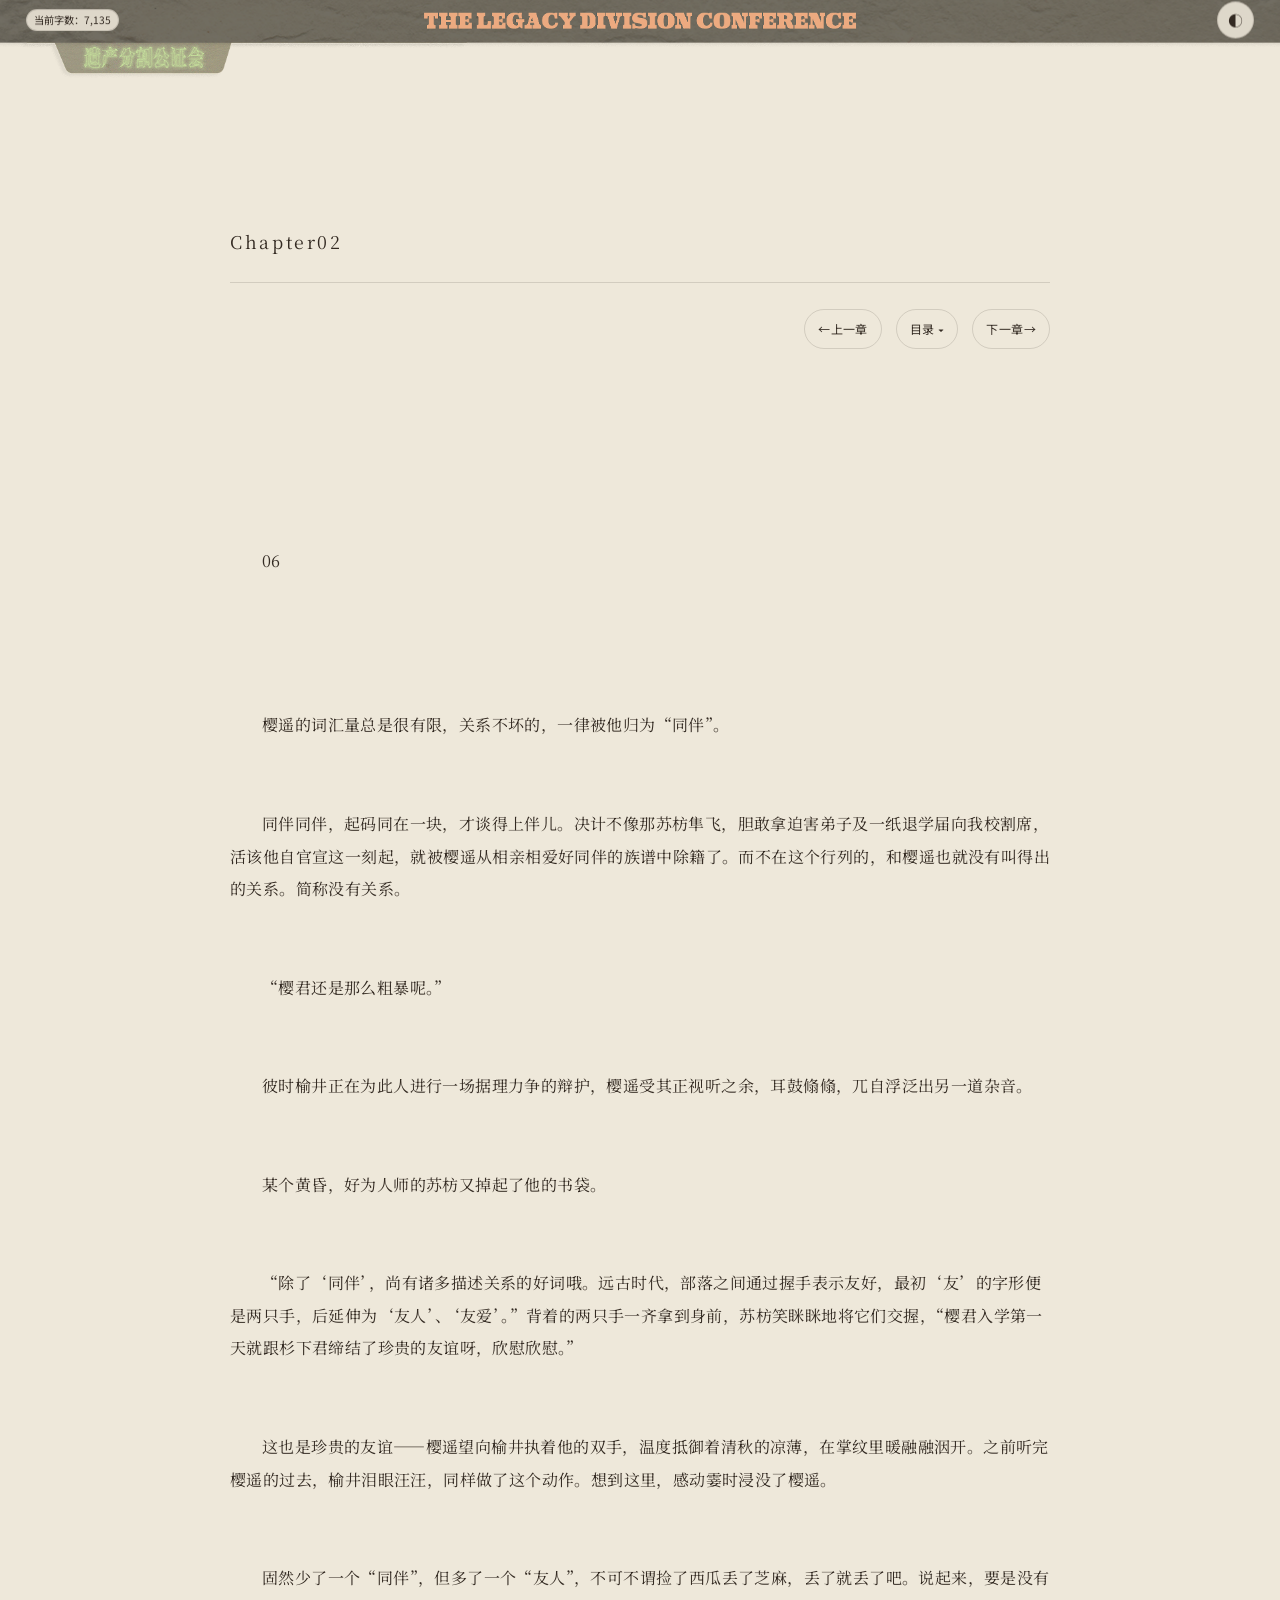
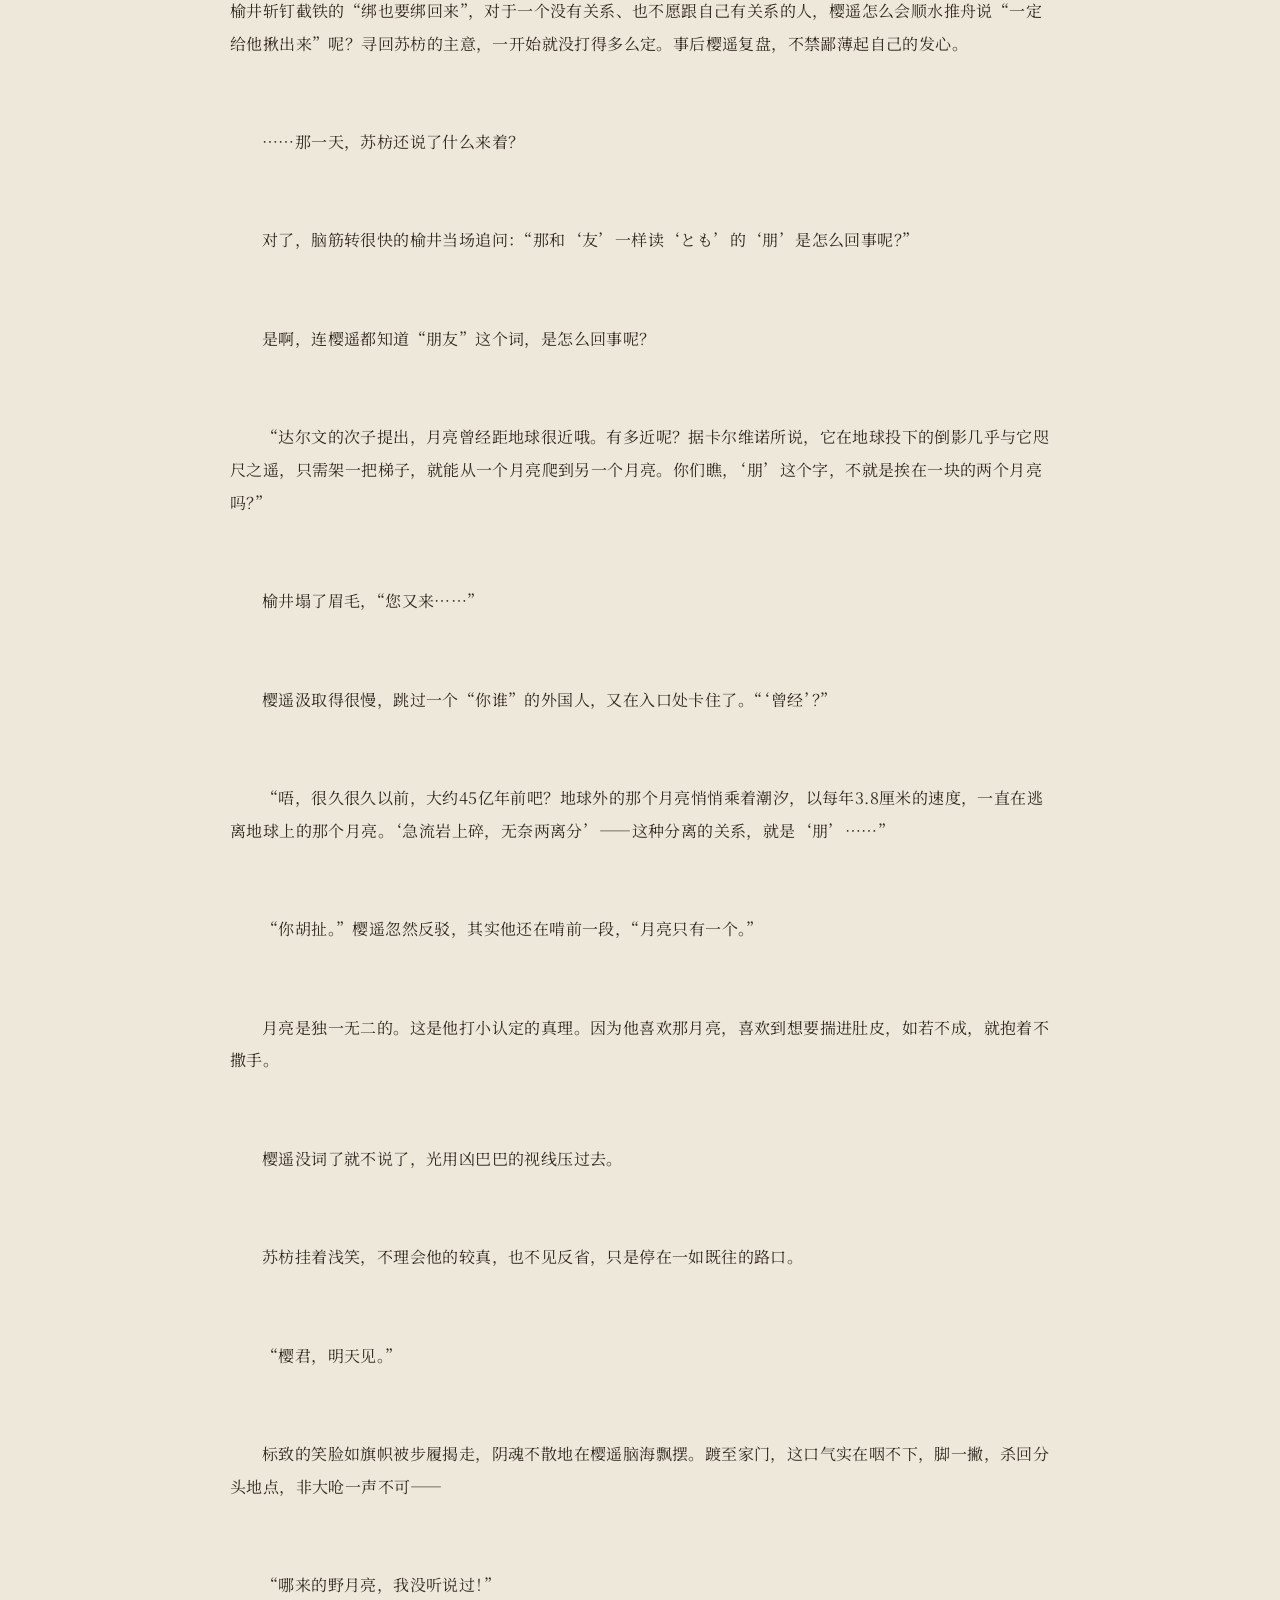
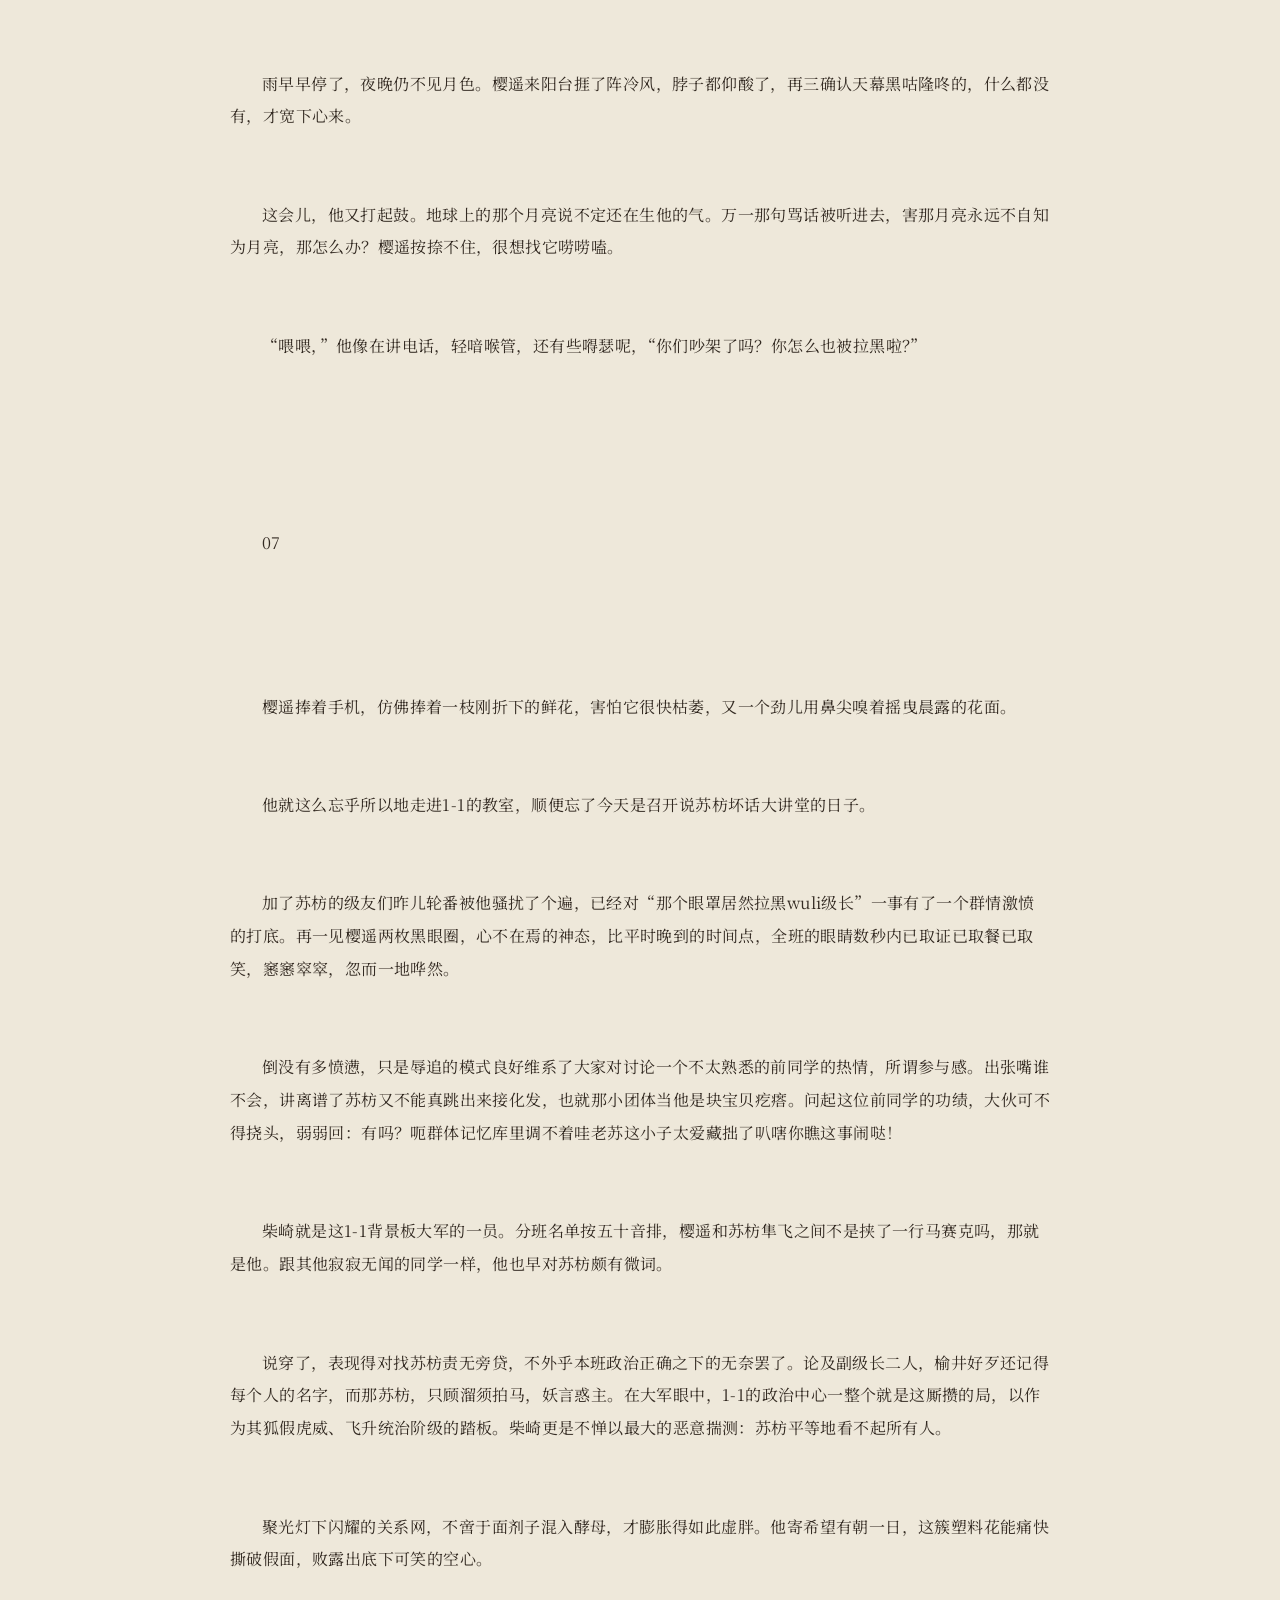
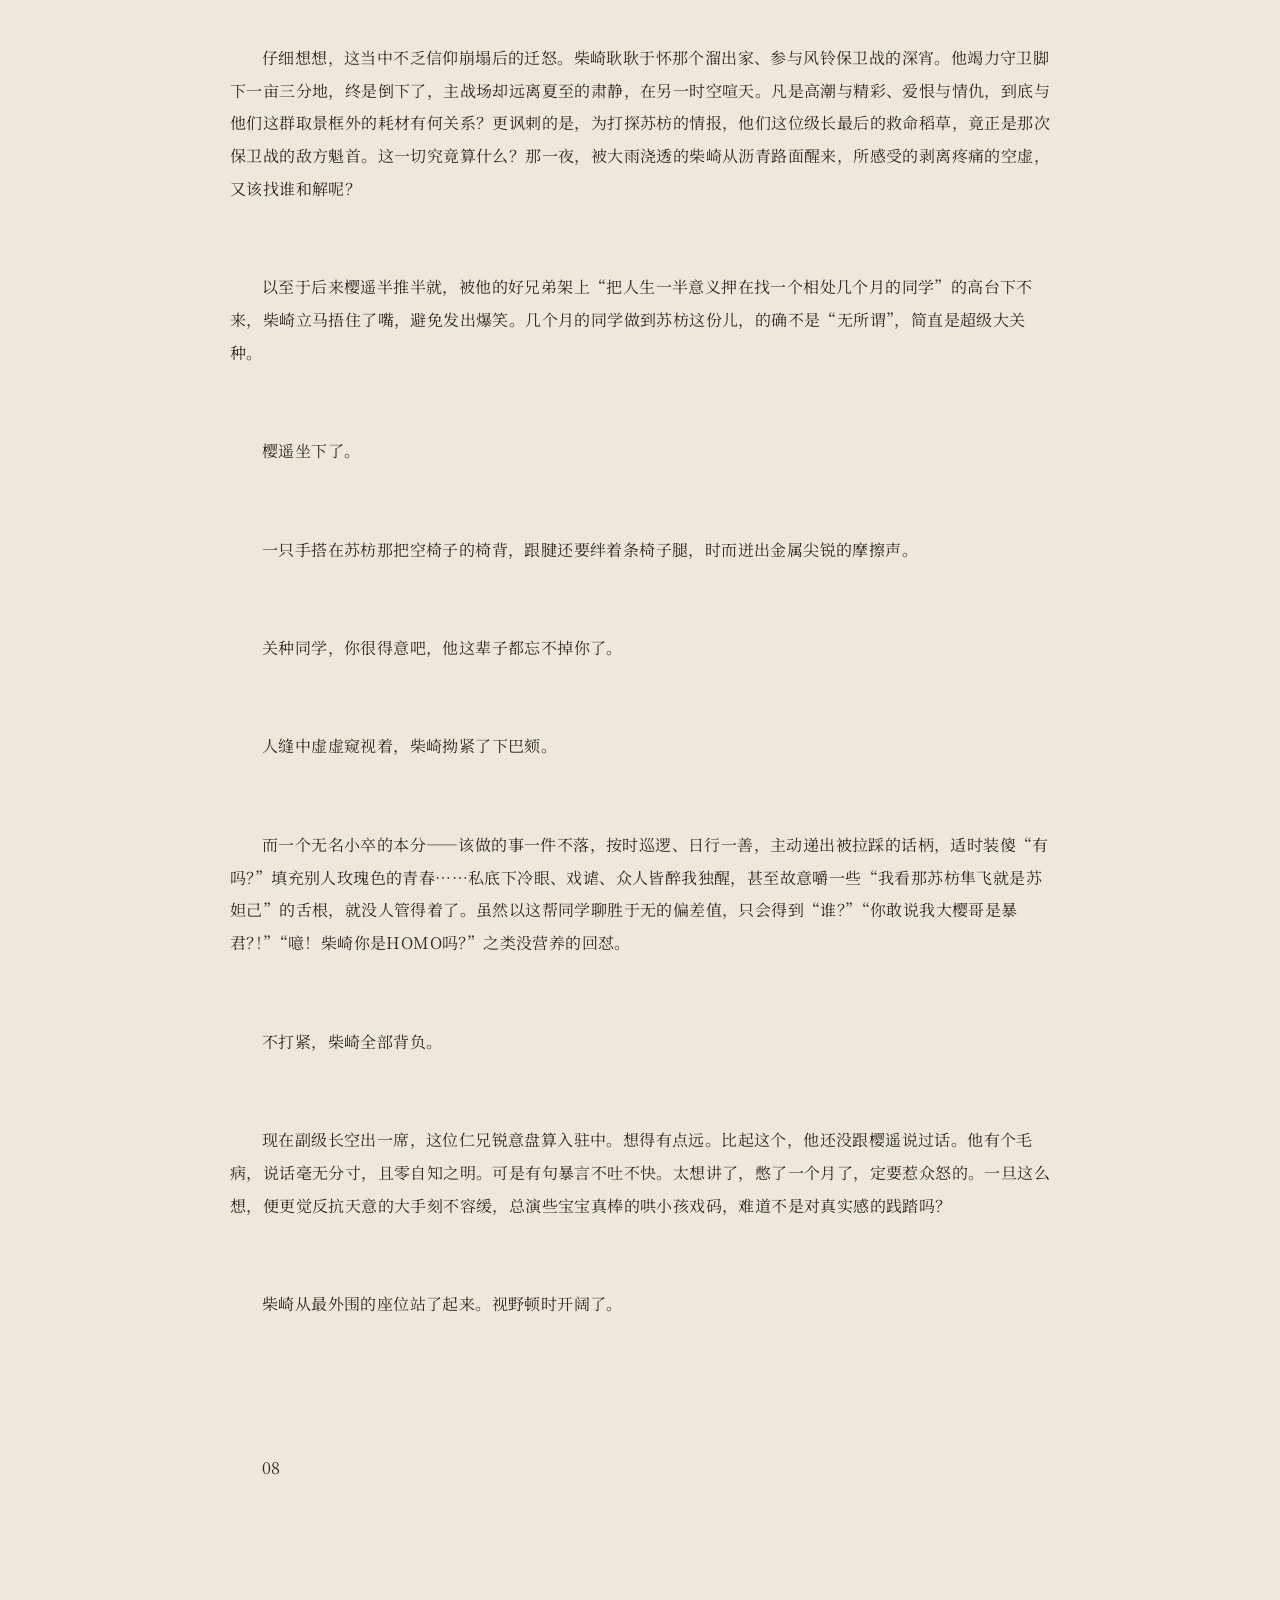
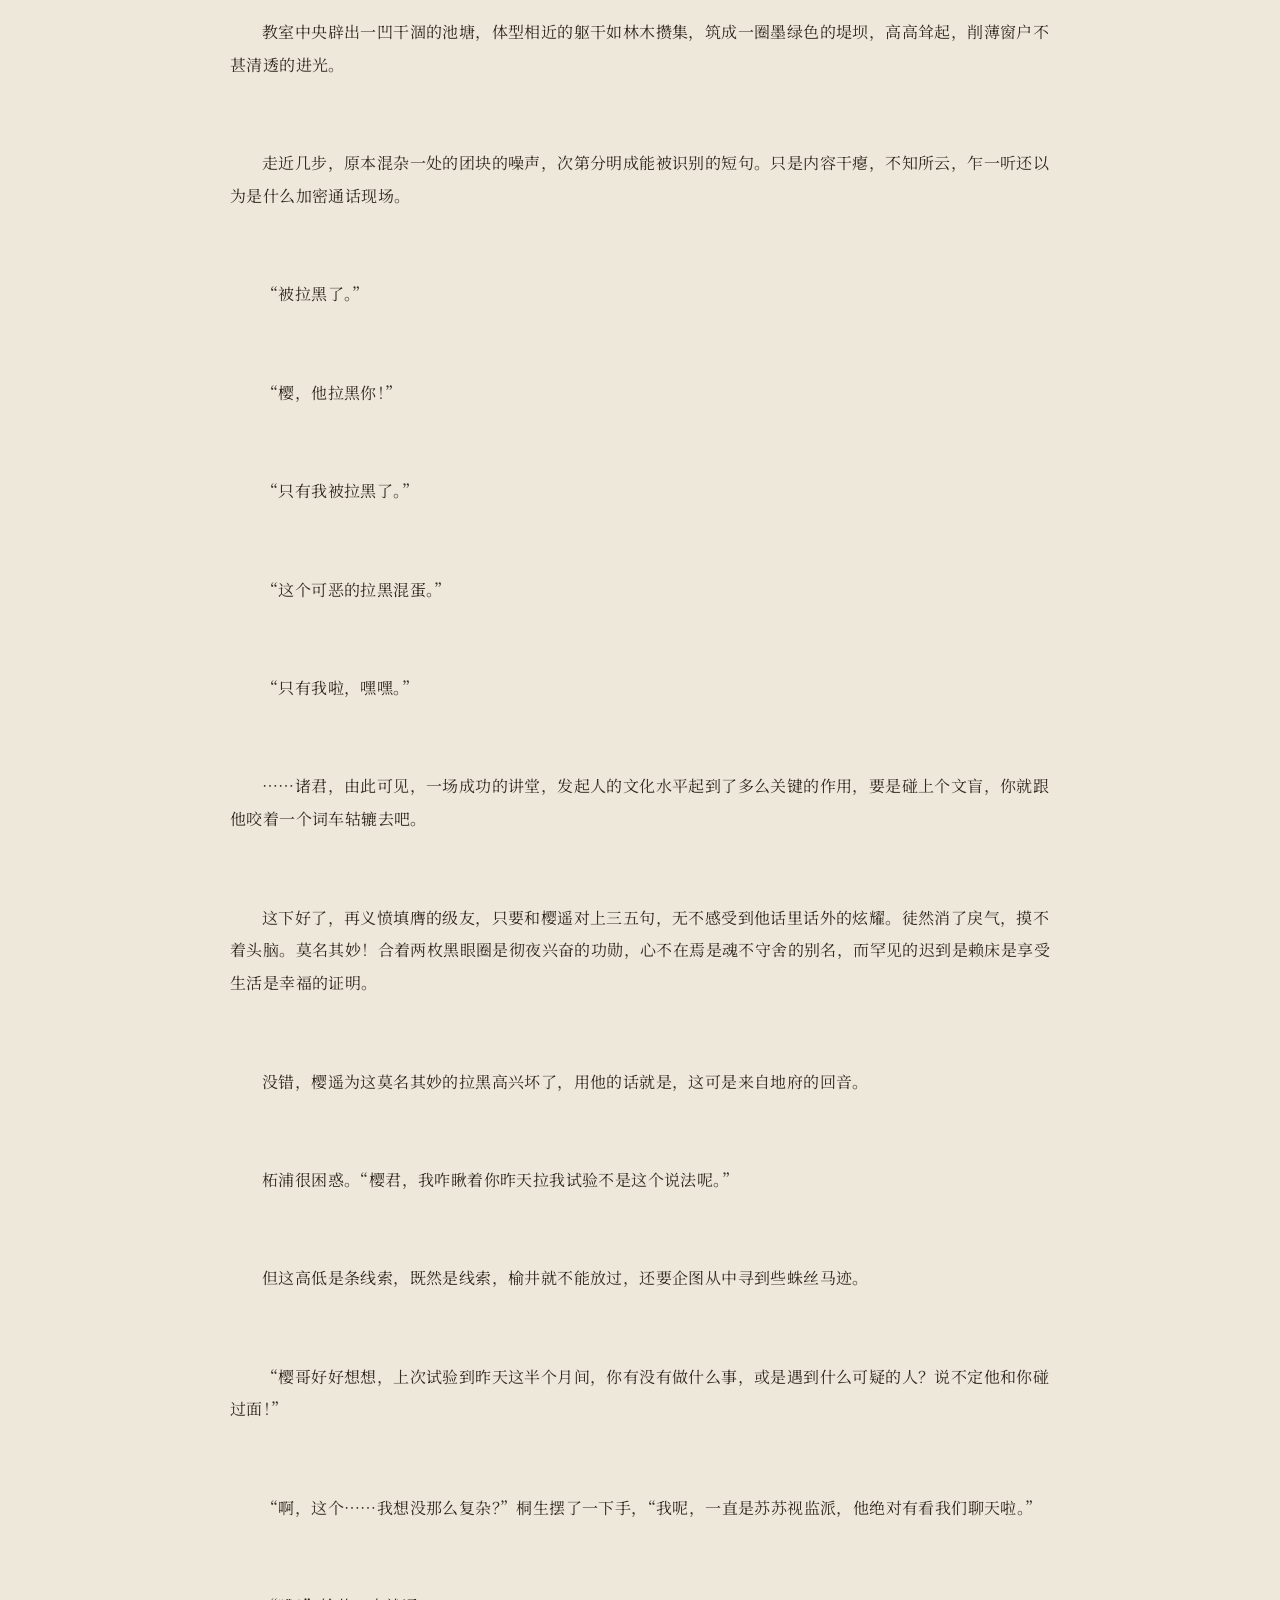
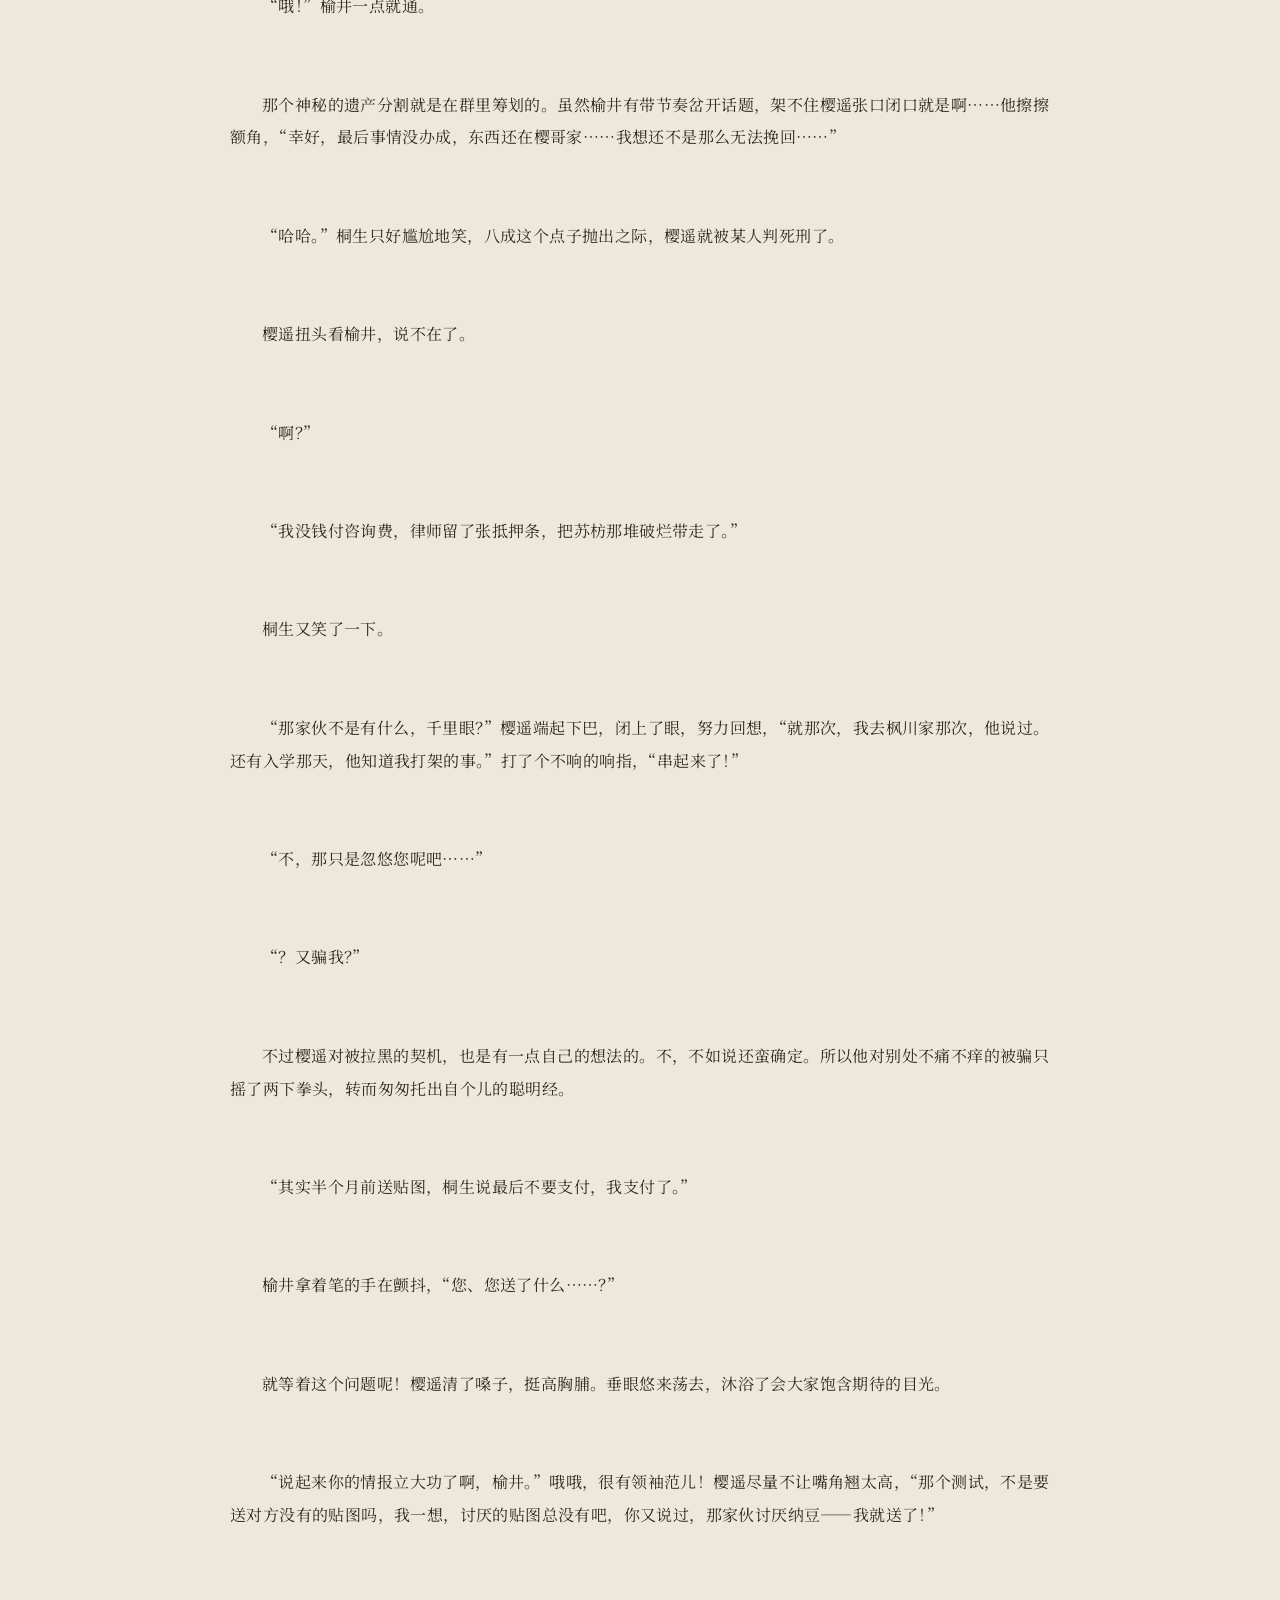
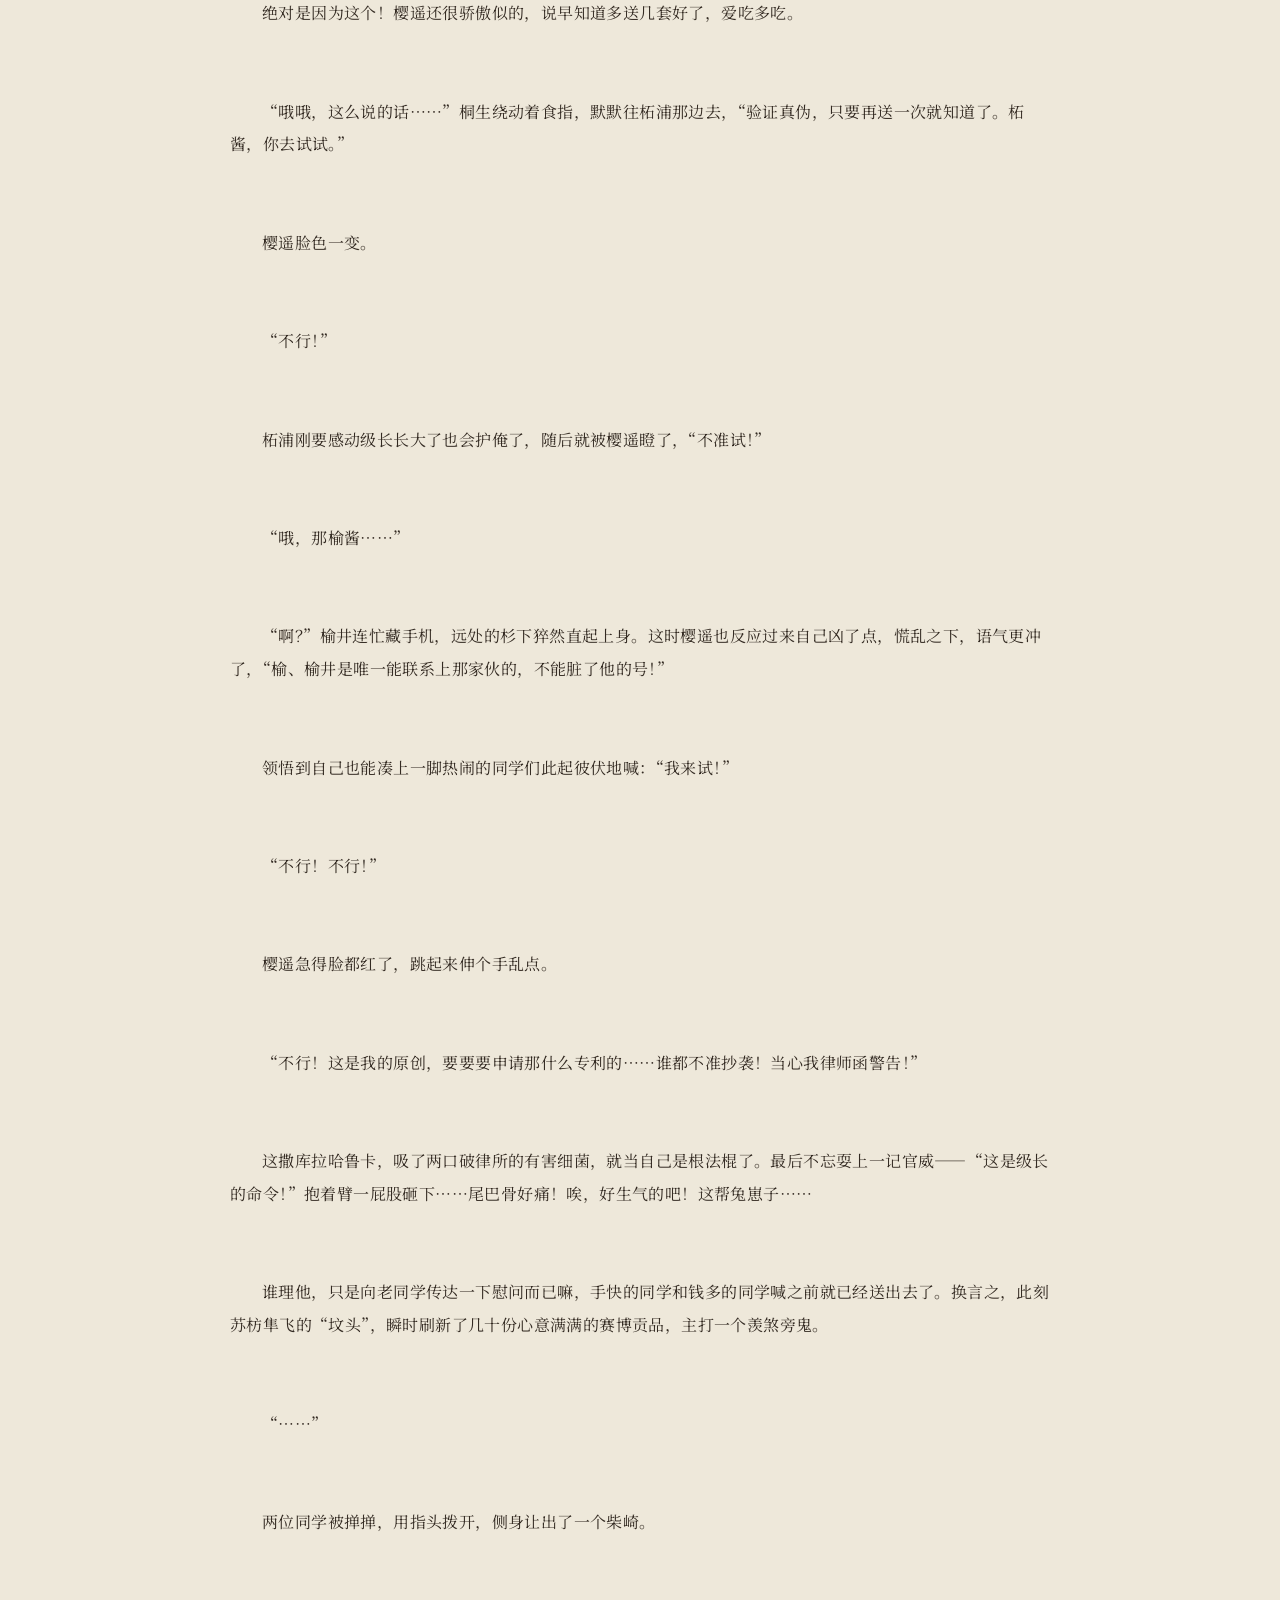
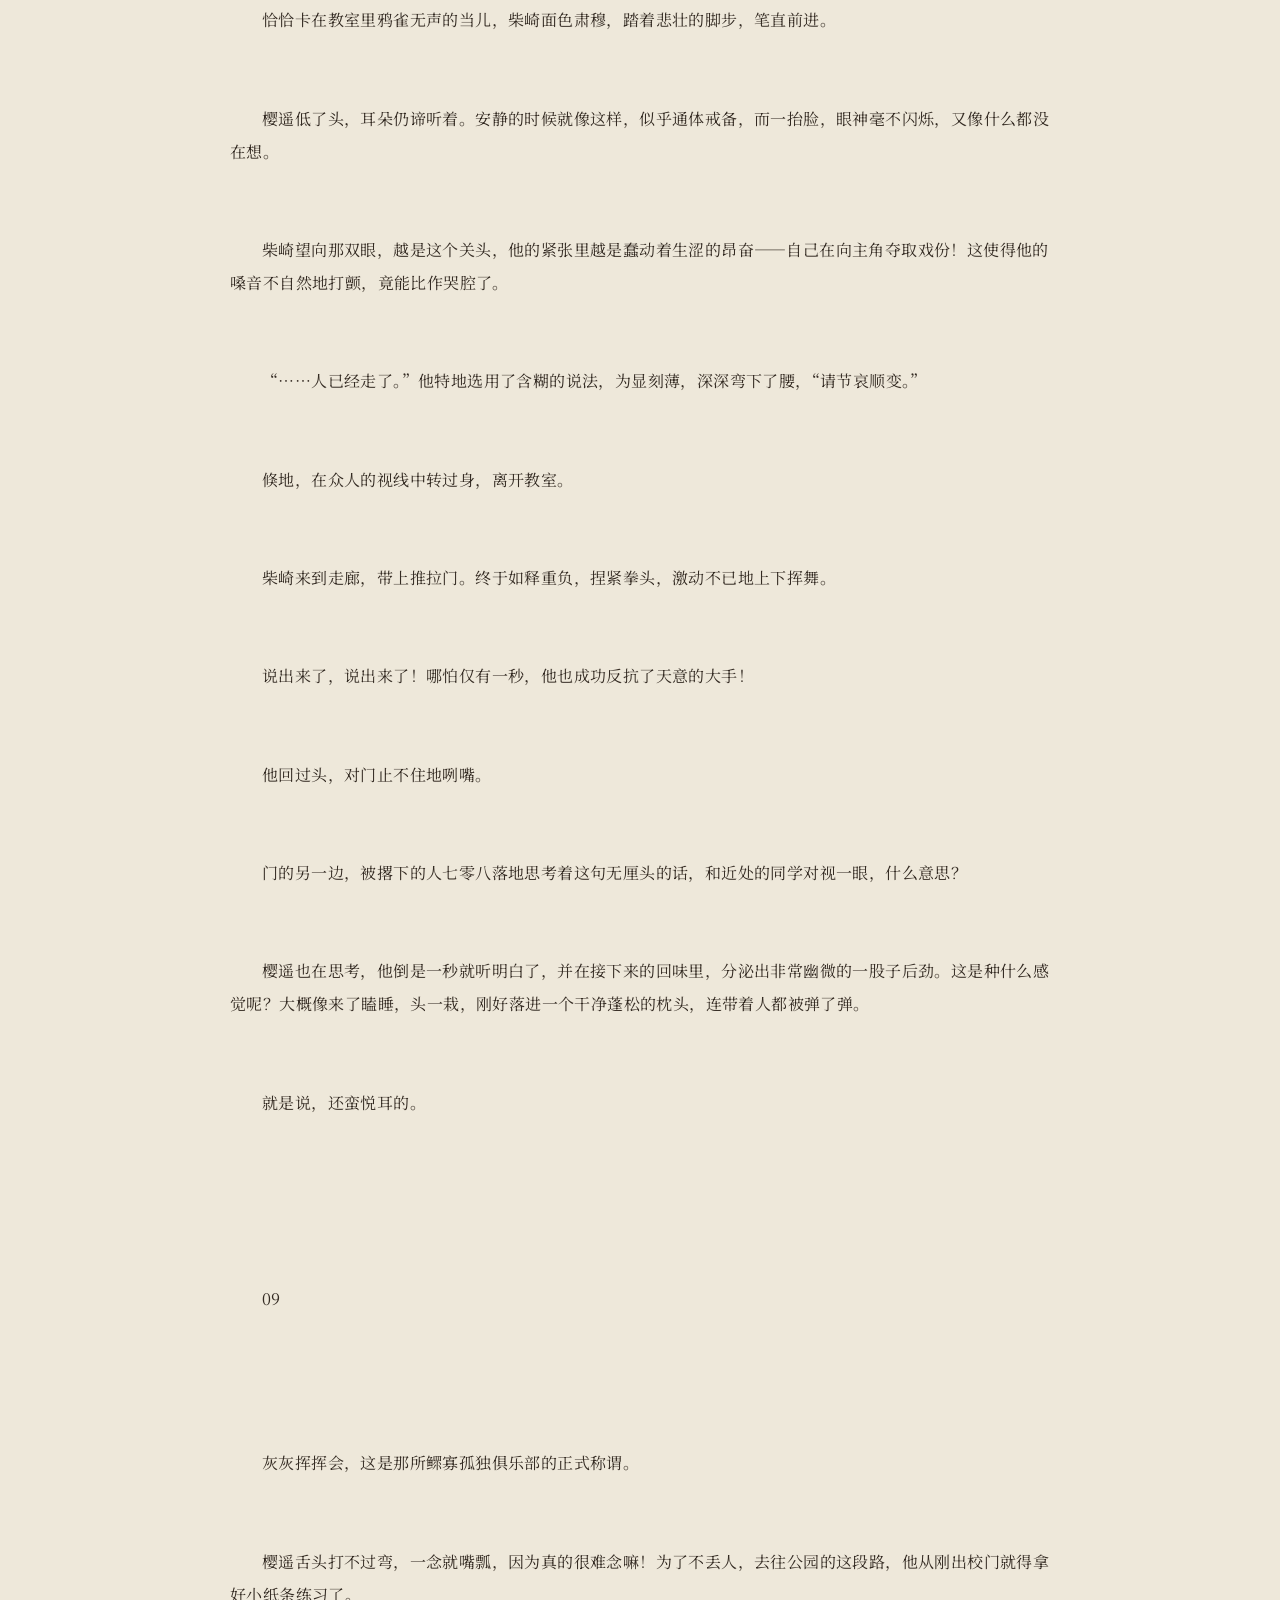
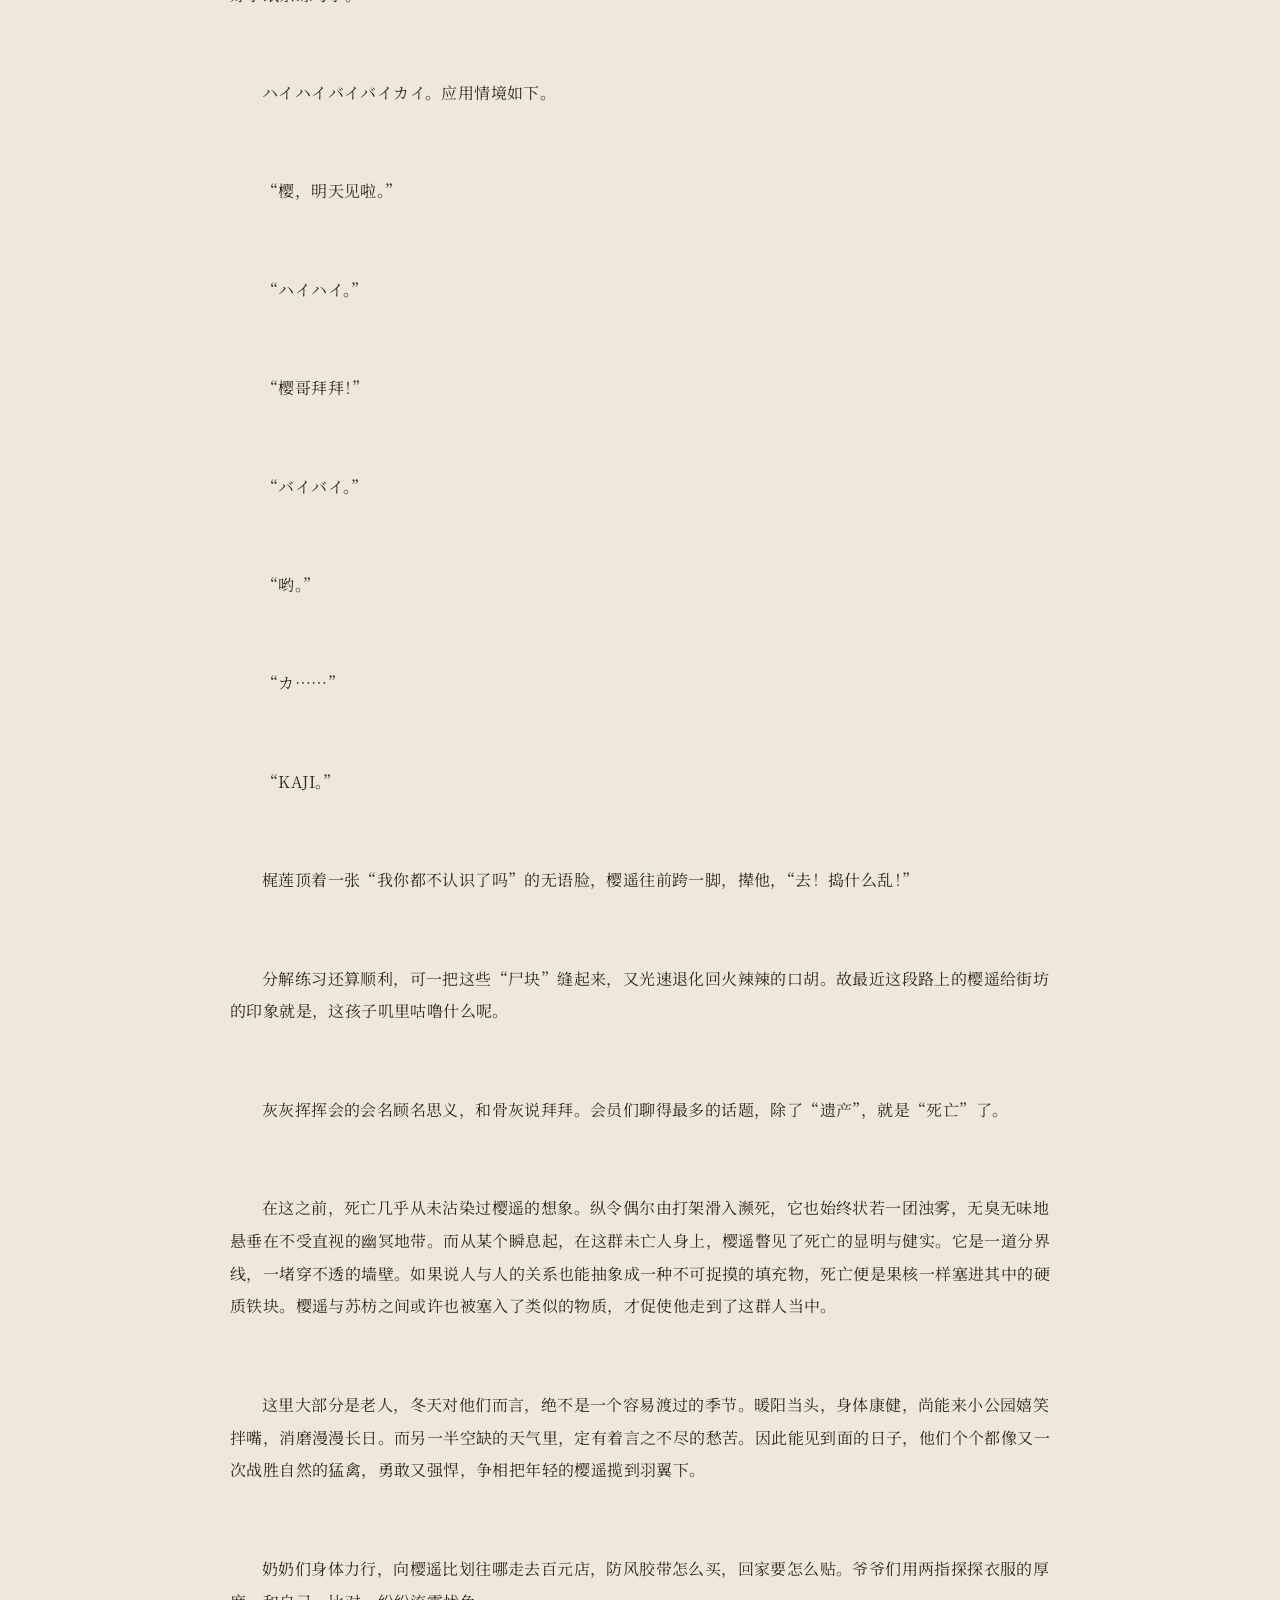
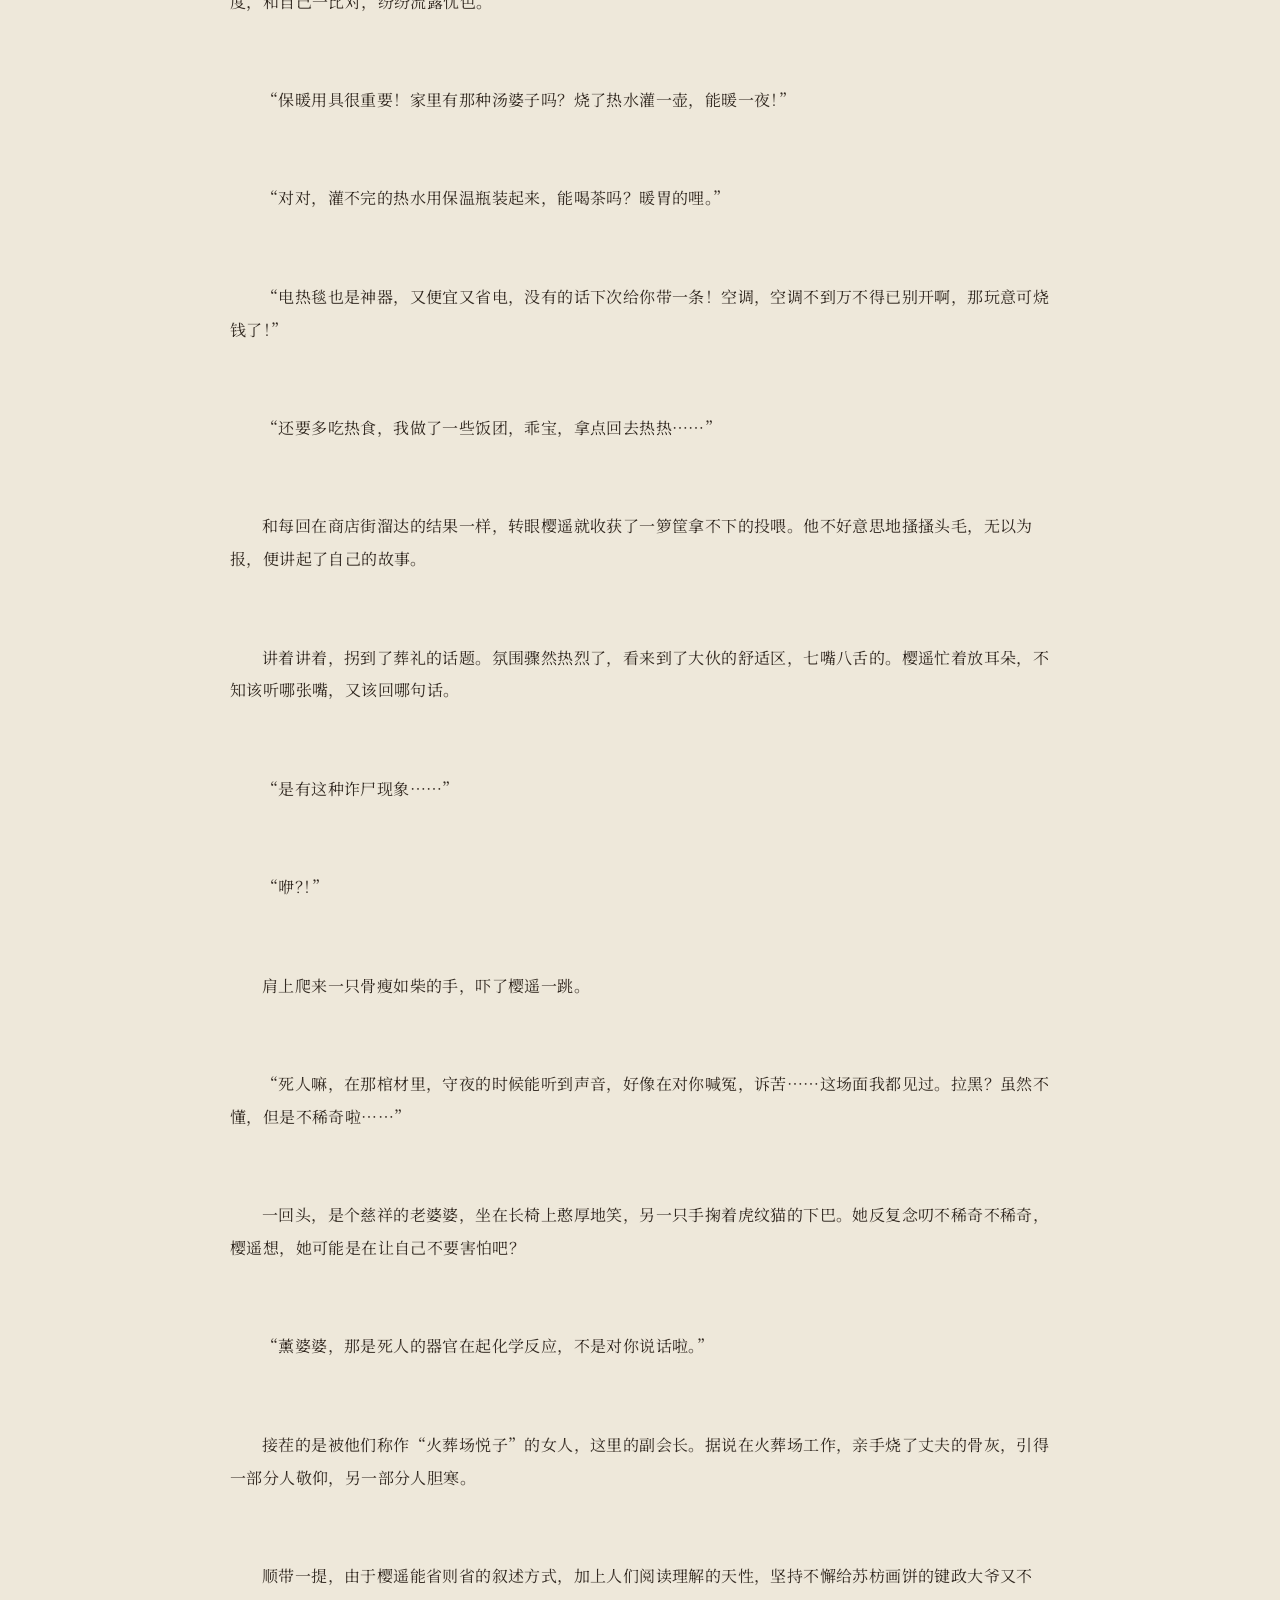
<file: 02.html>
<!doctype html>
<html lang="zh-CN"><head><meta charset="utf-8"><meta name="viewport" content="width=device-width,initial-scale=1"><meta name="color-scheme" content="light dark"><title>Chapter02 · 遗产分割公证会</title><script>try{const t=Number(sessionStorage.getItem("legacy-chapter-entry"));sessionStorage.removeItem("legacy-chapter-entry");if(t&&Date.now()-t>=0&&Date.now()-t<15000)document.documentElement.classList.add("legacy-chapter-entry")}catch{}</script>
<link rel="preconnect" href="https://fonts.googleapis.com">
  <link rel="preconnect" href="https://fonts.gstatic.com" crossorigin>
  <link href="https://fonts.googleapis.com/css2?family=Noto+Sans+SC:wght@300;400;500&family=Noto+Serif+SC:wght@400;600&display=swap" rel="stylesheet"><link rel="stylesheet" href="style.css?v=1"><script defer src="https://static.cloudflareinsights.com/beacon.min.js" data-cf-beacon='{"token":"cc3326733543405881d645b008275c07"}'></script><link rel="stylesheet" href="site.css?v=2"><link rel="stylesheet" href="reader-ui.css?v=1"></head><body><header class="site-header"><a class="site-home site-name" href="index.html" aria-label="返回作品目录">遗产分割公证会</a><div class="word-count">当前字数：7,135</div><div class="toolbar"><button class="round" id="settingsButton" aria-label="阅读设置" aria-controls="settingsPanel" aria-expanded="false">◐</button></div></header><aside class="panel" id="settingsPanel" aria-label="阅读设置" inert>
    <div class="panel-head"><span>阅读设置</span><button class="close" data-close>关闭</button></div>
    <div class="group"><span class="label">字体</span><div class="options font-options"><button class="choice active" data-font="serif">思源宋体</button><button class="choice" data-font="sans">思源黑体</button><button class="choice" data-font="light">苹方细体</button><button class="choice" data-font="system">手机系统</button></div></div>
    <div class="group"><span class="label">字号</span><div class="options sizes"><button class="choice" data-size="12">一咪咪</button><button class="choice" data-size="14">特小</button><button class="choice active" data-size="16">小</button><button class="choice" data-size="18">适中</button><button class="choice" data-size="20">大</button><button class="choice" data-size="23">特大</button></div></div>
    <div class="group"><span class="label">底色与文字</span><div class="palettes" id="palettes"></div></div>
  </aside><main><h1 class="chapter-heading">Chapter02</h1><nav class="chapter-nav" aria-label="页首章节导航"><a rel="prev" href="01.html">←上一章</a><details class="toc-dropdown"><summary>目录</summary><nav class="toc-menu" aria-label="章节目录"><a href="index.html">全部目录</a><a href="01.html">Chapter01</a><a href="02.html" aria-current="page">Chapter02</a><a href="03.html">Chapter03</a><a href="04.html">Chapter04</a><a href="05.html">Chapter05</a><a href="06.html">Chapter06</a><a href="07.html">Chapter07</a></nav></details><a rel="next" href="03.html">下一章→</a></nav><article class="chapter-body" aria-label="第02章"><div class="prose-line" data-source-line="0">06</div><div class="blank-line" data-source-line="1" aria-hidden="true"></div><div class="blank-line" data-source-line="2" aria-hidden="true"></div><div class="blank-line" data-source-line="3" aria-hidden="true"></div><div class="prose-line" data-source-line="4">樱遥的词汇量总是很有限，关系不坏的，一律被他归为“同伴”。</div><div class="blank-line" data-source-line="5" aria-hidden="true"></div><div class="prose-line" data-source-line="6">同伴同伴，起码同在一块，才谈得上伴儿。决计不像那苏枋隼飞，胆敢拿迫害弟子及一纸退学届向我校割席，活该他自官宣这一刻起，就被樱遥从相亲相爱好同伴的族谱中除籍了。而不在这个行列的，和樱遥也就没有叫得出的关系。简称没有关系。</div><div class="blank-line" data-source-line="7" aria-hidden="true"></div><div class="prose-line" data-source-line="8">“樱君还是那么粗暴呢。”</div><div class="blank-line" data-source-line="9" aria-hidden="true"></div><div class="prose-line" data-source-line="10">彼时榆井正在为此人进行一场据理力争的辩护，樱遥受其正视听之余，耳鼓翛翛，兀自浮泛出另一道杂音。</div><div class="blank-line" data-source-line="11" aria-hidden="true"></div><div class="prose-line" data-source-line="12">某个黄昏，好为人师的苏枋又掉起了他的书袋。</div><div class="blank-line" data-source-line="13" aria-hidden="true"></div><div class="prose-line" data-source-line="14">“除了‘同伴’，尚有诸多描述关系的好词哦。远古时代，部落之间通过握手表示友好，最初‘友’的字形便是两只手，后延伸为‘友人’、‘友爱’。”背着的两只手一齐拿到身前，苏枋笑眯眯地将它们交握，“樱君入学第一天就跟杉下君缔结了珍贵的友谊呀，欣慰欣慰。”</div><div class="blank-line" data-source-line="15" aria-hidden="true"></div><div class="prose-line" data-source-line="16">这也是珍贵的友谊——樱遥望向榆井执着他的双手，温度抵御着清秋的凉薄，在掌纹里暖融融洇开。之前听完樱遥的过去，榆井泪眼汪汪，同样做了这个动作。想到这里，感动霎时浸没了樱遥。</div><div class="blank-line" data-source-line="17" aria-hidden="true"></div><div class="prose-line" data-source-line="18">固然少了一个“同伴”，但多了一个“友人”，不可不谓捡了西瓜丢了芝麻，丢了就丢了吧。说起来，要是没有榆井斩钉截铁的“绑也要绑回来”，对于一个没有关系、也不愿跟自己有关系的人，樱遥怎么会顺水推舟说“一定给他揪出来”呢？寻回苏枋的主意，一开始就没打得多么定。事后樱遥复盘，不禁鄙薄起自己的发心。</div><div class="blank-line" data-source-line="19" aria-hidden="true"></div><div class="prose-line" data-source-line="20">……那一天，苏枋还说了什么来着？</div><div class="blank-line" data-source-line="21" aria-hidden="true"></div><div class="prose-line" data-source-line="22">对了，脑筋转很快的榆井当场追问：“那和‘友’一样读‘とも’的‘朋’是怎么回事呢？”</div><div class="blank-line" data-source-line="23" aria-hidden="true"></div><div class="prose-line" data-source-line="24">是啊，连樱遥都知道“朋友”这个词，是怎么回事呢？</div><div class="blank-line" data-source-line="25" aria-hidden="true"></div><div class="prose-line" data-source-line="26">“达尔文的次子提出，月亮曾经距地球很近哦。有多近呢？据卡尔维诺所说，它在地球投下的倒影几乎与它咫尺之遥，只需架一把梯子，就能从一个月亮爬到另一个月亮。你们瞧，‘朋’这个字，不就是挨在一块的两个月亮吗？”</div><div class="blank-line" data-source-line="27" aria-hidden="true"></div><div class="prose-line" data-source-line="28">榆井塌了眉毛，“您又来……”</div><div class="blank-line" data-source-line="29" aria-hidden="true"></div><div class="prose-line" data-source-line="30">樱遥汲取得很慢，跳过一个“你谁”的外国人，又在入口处卡住了。“‘曾经’？”</div><div class="blank-line" data-source-line="31" aria-hidden="true"></div><div class="prose-line" data-source-line="32">“唔，很久很久以前，大约45亿年前吧？地球外的那个月亮悄悄乘着潮汐，以每年3.8厘米的速度，一直在逃离地球上的那个月亮。‘急流岩上碎，无奈两离分’——这种分离的关系，就是‘朋’……”</div><div class="blank-line" data-source-line="33" aria-hidden="true"></div><div class="prose-line" data-source-line="34">“你胡扯。”樱遥忽然反驳，其实他还在啃前一段，“月亮只有一个。”</div><div class="blank-line" data-source-line="35" aria-hidden="true"></div><div class="prose-line" data-source-line="36">月亮是独一无二的。这是他打小认定的真理。因为他喜欢那月亮，喜欢到想要揣进肚皮，如若不成，就抱着不撒手。</div><div class="blank-line" data-source-line="37" aria-hidden="true"></div><div class="prose-line" data-source-line="38">樱遥没词了就不说了，光用凶巴巴的视线压过去。</div><div class="blank-line" data-source-line="39" aria-hidden="true"></div><div class="prose-line" data-source-line="40">苏枋挂着浅笑，不理会他的较真，也不见反省，只是停在一如既往的路口。</div><div class="blank-line" data-source-line="41" aria-hidden="true"></div><div class="prose-line" data-source-line="42">“樱君，明天见。”</div><div class="blank-line" data-source-line="43" aria-hidden="true"></div><div class="prose-line" data-source-line="44">标致的笑脸如旗帜被步履揭走，阴魂不散地在樱遥脑海飘摆。踱至家门，这口气实在咽不下，脚一撇，杀回分头地点，非大呛一声不可——</div><div class="blank-line" data-source-line="45" aria-hidden="true"></div><div class="prose-line" data-source-line="46">“哪来的野月亮，我没听说过！”</div><div class="blank-line" data-source-line="47" aria-hidden="true"></div><div class="prose-line" data-source-line="48">雨早早停了，夜晚仍不见月色。樱遥来阳台捱了阵冷风，脖子都仰酸了，再三确认天幕黑咕隆咚的，什么都没有，才宽下心来。</div><div class="blank-line" data-source-line="49" aria-hidden="true"></div><div class="prose-line" data-source-line="50">这会儿，他又打起鼓。地球上的那个月亮说不定还在生他的气。万一那句骂话被听进去，害那月亮永远不自知为月亮，那怎么办？樱遥按捺不住，很想找它唠唠嗑。</div><div class="blank-line" data-source-line="51" aria-hidden="true"></div><div class="prose-line" data-source-line="52">“喂喂，”他像在讲电话，轻喑喉管，还有些嘚瑟呢，“你们吵架了吗？你怎么也被拉黑啦？”</div><div class="blank-line" data-source-line="53" aria-hidden="true"></div><div class="blank-line" data-source-line="54" aria-hidden="true"></div><div class="blank-line" data-source-line="55" aria-hidden="true"></div><div class="blank-line" data-source-line="56" aria-hidden="true"></div><div class="prose-line" data-source-line="57">07</div><div class="blank-line" data-source-line="58" aria-hidden="true"></div><div class="blank-line" data-source-line="59" aria-hidden="true"></div><div class="blank-line" data-source-line="60" aria-hidden="true"></div><div class="prose-line" data-source-line="61">樱遥捧着手机，仿佛捧着一枝刚折下的鲜花，害怕它很快枯萎，又一个劲儿用鼻尖嗅着摇曳晨露的花面。</div><div class="blank-line" data-source-line="62" aria-hidden="true"></div><div class="prose-line" data-source-line="63">他就这么忘乎所以地走进1-1的教室，顺便忘了今天是召开说苏枋坏话大讲堂的日子。</div><div class="blank-line" data-source-line="64" aria-hidden="true"></div><div class="prose-line" data-source-line="65">加了苏枋的级友们昨儿轮番被他骚扰了个遍，已经对“那个眼罩居然拉黑wuli级长”一事有了一个群情激愤的打底。再一见樱遥两枚黑眼圈，心不在焉的神态，比平时晚到的时间点，全班的眼睛数秒内已取证已取餐已取笑，窸窸窣窣，忽而一地哗然。</div><div class="blank-line" data-source-line="66" aria-hidden="true"></div><div class="prose-line" data-source-line="67">倒没有多愤懑，只是辱追的模式良好维系了大家对讨论一个不太熟悉的前同学的热情，所谓参与感。出张嘴谁不会，讲离谱了苏枋又不能真跳出来接化发，也就那小团体当他是块宝贝疙瘩。问起这位前同学的功绩，大伙可不得挠头，弱弱回：有吗？呃群体记忆库里调不着哇老苏这小子太爱藏拙了叭嗐你瞧这事闹哒！</div><div class="blank-line" data-source-line="68" aria-hidden="true"></div><div class="prose-line" data-source-line="69">柴崎就是这1-1背景板大军的一员。分班名单按五十音排，樱遥和苏枋隼飞之间不是挟了一行马赛克吗，那就是他。跟其他寂寂无闻的同学一样，他也早对苏枋颇有微词。</div><div class="blank-line" data-source-line="70" aria-hidden="true"></div><div class="prose-line" data-source-line="71">说穿了，表现得对找苏枋责无旁贷，不外乎本班政治正确之下的无奈罢了。论及副级长二人，榆井好歹还记得每个人的名字，而那苏枋，只顾溜须拍马，妖言惑主。在大军眼中，1-1的政治中心一整个就是这厮攒的局，以作为其狐假虎威、飞升统治阶级的踏板。柴崎更是不惮以最大的恶意揣测：苏枋平等地看不起所有人。</div><div class="blank-line" data-source-line="72" aria-hidden="true"></div><div class="prose-line" data-source-line="73">聚光灯下闪耀的关系网，不啻于面剂子混入酵母，才膨胀得如此虚胖。他寄希望有朝一日，这簇塑料花能痛快撕破假面，败露出底下可笑的空心。</div><div class="blank-line" data-source-line="74" aria-hidden="true"></div><div class="prose-line" data-source-line="75">仔细想想，这当中不乏信仰崩塌后的迁怒。柴崎耿耿于怀那个溜出家、参与风铃保卫战的深宵。他竭力守卫脚下一亩三分地，终是倒下了，主战场却远离夏至的肃静，在另一时空喧天。凡是高潮与精彩、爱恨与情仇，到底与他们这群取景框外的耗材有何关系？更讽刺的是，为打探苏枋的情报，他们这位级长最后的救命稻草，竟正是那次保卫战的敌方魁首。这一切究竟算什么？那一夜，被大雨浇透的柴崎从沥青路面醒来，所感受的剥离疼痛的空虚，又该找谁和解呢？</div><div class="blank-line" data-source-line="76" aria-hidden="true"></div><div class="prose-line" data-source-line="77">以至于后来樱遥半推半就，被他的好兄弟架上“把人生一半意义押在找一个相处几个月的同学”的高台下不来，柴崎立马捂住了嘴，避免发出爆笑。几个月的同学做到苏枋这份儿，的确不是“无所谓”，简直是超级大关种。</div><div class="blank-line" data-source-line="78" aria-hidden="true"></div><div class="prose-line" data-source-line="79">樱遥坐下了。</div><div class="blank-line" data-source-line="80" aria-hidden="true"></div><div class="prose-line" data-source-line="81">一只手搭在苏枋那把空椅子的椅背，跟腱还要绊着条椅子腿，时而迸出金属尖锐的摩擦声。</div><div class="blank-line" data-source-line="82" aria-hidden="true"></div><div class="prose-line" data-source-line="83">关种同学，你很得意吧，他这辈子都忘不掉你了。</div><div class="blank-line" data-source-line="84" aria-hidden="true"></div><div class="prose-line" data-source-line="85">人缝中虚虚窥视着，柴崎拗紧了下巴颏。</div><div class="blank-line" data-source-line="86" aria-hidden="true"></div><div class="prose-line" data-source-line="87">而一个无名小卒的本分——该做的事一件不落，按时巡逻、日行一善，主动递出被拉踩的话柄，适时装傻“有吗？”填充别人玫瑰色的青春……私底下冷眼、戏谑、众人皆醉我独醒，甚至故意嚼一些“我看那苏枋隼飞就是苏妲己”的舌根，就没人管得着了。虽然以这帮同学聊胜于无的偏差值，只会得到“谁？”“你敢说我大樱哥是暴君？！”“噫！柴崎你是HOMO吗？”之类没营养的回怼。</div><div class="blank-line" data-source-line="88" aria-hidden="true"></div><div class="prose-line" data-source-line="89">不打紧，柴崎全部背负。</div><div class="blank-line" data-source-line="90" aria-hidden="true"></div><div class="prose-line" data-source-line="91">现在副级长空出一席，这位仁兄锐意盘算入驻中。想得有点远。比起这个，他还没跟樱遥说过话。他有个毛病，说话毫无分寸，且零自知之明。可是有句暴言不吐不快。太想讲了，憋了一个月了，定要惹众怒的。一旦这么想，便更觉反抗天意的大手刻不容缓，总演些宝宝真棒的哄小孩戏码，难道不是对真实感的践踏吗？</div><div class="blank-line" data-source-line="92" aria-hidden="true"></div><div class="prose-line" data-source-line="93">柴崎从最外围的座位站了起来。视野顿时开阔了。</div><div class="blank-line" data-source-line="94" aria-hidden="true"></div><div class="blank-line" data-source-line="95" aria-hidden="true"></div><div class="blank-line" data-source-line="96" aria-hidden="true"></div><div class="prose-line" data-source-line="97">08</div><div class="blank-line" data-source-line="98" aria-hidden="true"></div><div class="blank-line" data-source-line="99" aria-hidden="true"></div><div class="blank-line" data-source-line="100" aria-hidden="true"></div><div class="prose-line" data-source-line="101">教室中央辟出一凹干涸的池塘，体型相近的躯干如林木攒集，筑成一圈墨绿色的堤坝，高高耸起，削薄窗户不甚清透的进光。</div><div class="blank-line" data-source-line="102" aria-hidden="true"></div><div class="prose-line" data-source-line="103">走近几步，原本混杂一处的团块的噪声，次第分明成能被识别的短句。只是内容干瘪，不知所云，乍一听还以为是什么加密通话现场。</div><div class="blank-line" data-source-line="104" aria-hidden="true"></div><div class="prose-line" data-source-line="105">“被拉黑了。”</div><div class="blank-line" data-source-line="106" aria-hidden="true"></div><div class="prose-line" data-source-line="107">“樱，他拉黑你！”</div><div class="blank-line" data-source-line="108" aria-hidden="true"></div><div class="prose-line" data-source-line="109">“只有我被拉黑了。”</div><div class="blank-line" data-source-line="110" aria-hidden="true"></div><div class="prose-line" data-source-line="111">“这个可恶的拉黑混蛋。”</div><div class="blank-line" data-source-line="112" aria-hidden="true"></div><div class="prose-line" data-source-line="113">“只有我啦，嘿嘿。”</div><div class="blank-line" data-source-line="114" aria-hidden="true"></div><div class="prose-line" data-source-line="115">……诸君，由此可见，一场成功的讲堂，发起人的文化水平起到了多么关键的作用，要是碰上个文盲，你就跟他咬着一个词车轱辘去吧。</div><div class="blank-line" data-source-line="116" aria-hidden="true"></div><div class="prose-line" data-source-line="117">这下好了，再义愤填膺的级友，只要和樱遥对上三五句，无不感受到他话里话外的炫耀。徒然消了戾气，摸不着头脑。莫名其妙！合着两枚黑眼圈是彻夜兴奋的功勋，心不在焉是魂不守舍的别名，而罕见的迟到是赖床是享受生活是幸福的证明。</div><div class="blank-line" data-source-line="118" aria-hidden="true"></div><div class="prose-line" data-source-line="119">没错，樱遥为这莫名其妙的拉黑高兴坏了，用他的话就是，这可是来自地府的回音。</div><div class="blank-line" data-source-line="120" aria-hidden="true"></div><div class="prose-line" data-source-line="121">柘浦很困惑。“樱君，我咋瞅着你昨天拉我试验不是这个说法呢。”</div><div class="blank-line" data-source-line="122" aria-hidden="true"></div><div class="prose-line" data-source-line="123">但这高低是条线索，既然是线索，榆井就不能放过，还要企图从中寻到些蛛丝马迹。</div><div class="blank-line" data-source-line="124" aria-hidden="true"></div><div class="prose-line" data-source-line="125">“樱哥好好想想，上次试验到昨天这半个月间，你有没有做什么事，或是遇到什么可疑的人？说不定他和你碰过面！”</div><div class="blank-line" data-source-line="126" aria-hidden="true"></div><div class="prose-line" data-source-line="127">“啊，这个……我想没那么复杂？”桐生摆了一下手，“我呢，一直是苏苏视监派，他绝对有看我们聊天啦。”</div><div class="blank-line" data-source-line="128" aria-hidden="true"></div><div class="prose-line" data-source-line="129">“哦！”榆井一点就通。</div><div class="blank-line" data-source-line="130" aria-hidden="true"></div><div class="prose-line" data-source-line="131">那个神秘的遗产分割就是在群里筹划的。虽然榆井有带节奏岔开话题，架不住樱遥张口闭口就是啊……他擦擦额角，“幸好，最后事情没办成，东西还在樱哥家……我想还不是那么无法挽回……”</div><div class="blank-line" data-source-line="132" aria-hidden="true"></div><div class="prose-line" data-source-line="133">“哈哈。”桐生只好尴尬地笑，八成这个点子抛出之际，樱遥就被某人判死刑了。</div><div class="blank-line" data-source-line="134" aria-hidden="true"></div><div class="prose-line" data-source-line="135">樱遥扭头看榆井，说不在了。</div><div class="blank-line" data-source-line="136" aria-hidden="true"></div><div class="prose-line" data-source-line="137">“啊？”</div><div class="blank-line" data-source-line="138" aria-hidden="true"></div><div class="prose-line" data-source-line="139">“我没钱付咨询费，律师留了张抵押条，把苏枋那堆破烂带走了。”</div><div class="blank-line" data-source-line="140" aria-hidden="true"></div><div class="prose-line" data-source-line="141">桐生又笑了一下。</div><div class="blank-line" data-source-line="142" aria-hidden="true"></div><div class="prose-line" data-source-line="143">“那家伙不是有什么，千里眼？”樱遥端起下巴，闭上了眼，努力回想，“就那次，我去枫川家那次，他说过。还有入学那天，他知道我打架的事。”打了个不响的响指，“串起来了！”</div><div class="blank-line" data-source-line="144" aria-hidden="true"></div><div class="prose-line" data-source-line="145">“不，那只是忽悠您呢吧……”</div><div class="blank-line" data-source-line="146" aria-hidden="true"></div><div class="prose-line" data-source-line="147">“？又骗我？”</div><div class="blank-line" data-source-line="148" aria-hidden="true"></div><div class="prose-line" data-source-line="149">不过樱遥对被拉黑的契机，也是有一点自己的想法的。不，不如说还蛮确定。所以他对别处不痛不痒的被骗只摇了两下拳头，转而匆匆托出自个儿的聪明经。</div><div class="blank-line" data-source-line="150" aria-hidden="true"></div><div class="prose-line" data-source-line="151">“其实半个月前送贴图，桐生说最后不要支付，我支付了。”</div><div class="blank-line" data-source-line="152" aria-hidden="true"></div><div class="prose-line" data-source-line="153">榆井拿着笔的手在颤抖，“您、您送了什么……？”</div><div class="blank-line" data-source-line="154" aria-hidden="true"></div><div class="prose-line" data-source-line="155">就等着这个问题呢！樱遥清了嗓子，挺高胸脯。垂眼悠来荡去，沐浴了会大家饱含期待的目光。</div><div class="blank-line" data-source-line="156" aria-hidden="true"></div><div class="prose-line" data-source-line="157">“说起来你的情报立大功了啊，榆井。”哦哦，很有领袖范儿！樱遥尽量不让嘴角翘太高，“那个测试，不是要送对方没有的贴图吗，我一想，讨厌的贴图总没有吧，你又说过，那家伙讨厌纳豆——我就送了！”</div><div class="blank-line" data-source-line="158" aria-hidden="true"></div><div class="prose-line" data-source-line="159">绝对是因为这个！樱遥还很骄傲似的，说早知道多送几套好了，爱吃多吃。</div><div class="blank-line" data-source-line="160" aria-hidden="true"></div><div class="prose-line" data-source-line="161">“哦哦，这么说的话……”桐生绕动着食指，默默往柘浦那边去，“验证真伪，只要再送一次就知道了。柘酱，你去试试。”</div><div class="blank-line" data-source-line="162" aria-hidden="true"></div><div class="prose-line" data-source-line="163">樱遥脸色一变。</div><div class="blank-line" data-source-line="164" aria-hidden="true"></div><div class="prose-line" data-source-line="165">“不行！”</div><div class="blank-line" data-source-line="166" aria-hidden="true"></div><div class="prose-line" data-source-line="167">柘浦刚要感动级长长大了也会护俺了，随后就被樱遥瞪了，“不准试！”</div><div class="blank-line" data-source-line="168" aria-hidden="true"></div><div class="prose-line" data-source-line="169">“哦，那榆酱……”</div><div class="blank-line" data-source-line="170" aria-hidden="true"></div><div class="prose-line" data-source-line="171">“啊？”榆井连忙藏手机，远处的杉下猝然直起上身。这时樱遥也反应过来自己凶了点，慌乱之下，语气更冲了，“榆、榆井是唯一能联系上那家伙的，不能脏了他的号！”</div><div class="blank-line" data-source-line="172" aria-hidden="true"></div><div class="prose-line" data-source-line="173">领悟到自己也能凑上一脚热闹的同学们此起彼伏地喊：“我来试！”</div><div class="blank-line" data-source-line="174" aria-hidden="true"></div><div class="prose-line" data-source-line="175">“不行！不行！”</div><div class="blank-line" data-source-line="176" aria-hidden="true"></div><div class="prose-line" data-source-line="177">樱遥急得脸都红了，跳起来伸个手乱点。</div><div class="blank-line" data-source-line="178" aria-hidden="true"></div><div class="prose-line" data-source-line="179">“不行！这是我的原创，要要要申请那什么专利的……谁都不准抄袭！当心我律师函警告！”</div><div class="blank-line" data-source-line="180" aria-hidden="true"></div><div class="prose-line" data-source-line="181">这撒库拉哈鲁卡，吸了两口破律所的有害细菌，就当自己是根法棍了。最后不忘耍上一记官威——“这是级长的命令！”抱着臂一屁股砸下……尾巴骨好痛！唉，好生气的吧！这帮兔崽子……</div><div class="blank-line" data-source-line="182" aria-hidden="true"></div><div class="prose-line" data-source-line="183">谁理他，只是向老同学传达一下慰问而已嘛，手快的同学和钱多的同学喊之前就已经送出去了。换言之，此刻苏枋隼飞的“坟头”，瞬时刷新了几十份心意满满的赛博贡品，主打一个羡煞旁鬼。</div><div class="blank-line" data-source-line="184" aria-hidden="true"></div><div class="prose-line" data-source-line="185">“……”</div><div class="blank-line" data-source-line="186" aria-hidden="true"></div><div class="prose-line" data-source-line="187">两位同学被掸掸，用指头拨开，侧身让出了一个柴崎。</div><div class="blank-line" data-source-line="188" aria-hidden="true"></div><div class="prose-line" data-source-line="189">恰恰卡在教室里鸦雀无声的当儿，柴崎面色肃穆，踏着悲壮的脚步，笔直前进。</div><div class="blank-line" data-source-line="190" aria-hidden="true"></div><div class="prose-line" data-source-line="191">樱遥低了头，耳朵仍谛听着。安静的时候就像这样，似乎通体戒备，而一抬脸，眼神毫不闪烁，又像什么都没在想。</div><div class="blank-line" data-source-line="192" aria-hidden="true"></div><div class="prose-line" data-source-line="193">柴崎望向那双眼，越是这个关头，他的紧张里越是蠢动着生涩的昂奋——自己在向主角夺取戏份！这使得他的嗓音不自然地打颤，竟能比作哭腔了。</div><div class="blank-line" data-source-line="194" aria-hidden="true"></div><div class="prose-line" data-source-line="195">“……人已经走了。”他特地选用了含糊的说法，为显刻薄，深深弯下了腰，“请节哀顺变。”</div><div class="blank-line" data-source-line="196" aria-hidden="true"></div><div class="prose-line" data-source-line="197">倏地，在众人的视线中转过身，离开教室。</div><div class="blank-line" data-source-line="198" aria-hidden="true"></div><div class="prose-line" data-source-line="199">柴崎来到走廊，带上推拉门。终于如释重负，捏紧拳头，激动不已地上下挥舞。</div><div class="blank-line" data-source-line="200" aria-hidden="true"></div><div class="prose-line" data-source-line="201">说出来了，说出来了！哪怕仅有一秒，他也成功反抗了天意的大手！</div><div class="blank-line" data-source-line="202" aria-hidden="true"></div><div class="prose-line" data-source-line="203">他回过头，对门止不住地咧嘴。</div><div class="blank-line" data-source-line="204" aria-hidden="true"></div><div class="prose-line" data-source-line="205">门的另一边，被撂下的人七零八落地思考着这句无厘头的话，和近处的同学对视一眼，什么意思？</div><div class="blank-line" data-source-line="206" aria-hidden="true"></div><div class="prose-line" data-source-line="207">樱遥也在思考，他倒是一秒就听明白了，并在接下来的回味里，分泌出非常幽微的一股子后劲。这是种什么感觉呢？大概像来了瞌睡，头一栽，刚好落进一个干净蓬松的枕头，连带着人都被弹了弹。</div><div class="blank-line" data-source-line="208" aria-hidden="true"></div><div class="prose-line" data-source-line="209">就是说，还蛮悦耳的。</div><div class="blank-line" data-source-line="210" aria-hidden="true"></div><div class="blank-line" data-source-line="211" aria-hidden="true"></div><div class="blank-line" data-source-line="212" aria-hidden="true"></div><div class="blank-line" data-source-line="213" aria-hidden="true"></div><div class="prose-line" data-source-line="214">09</div><div class="blank-line" data-source-line="215" aria-hidden="true"></div><div class="blank-line" data-source-line="216" aria-hidden="true"></div><div class="blank-line" data-source-line="217" aria-hidden="true"></div><div class="prose-line" data-source-line="218">灰灰挥挥会，这是那所鳏寡孤独俱乐部的正式称谓。</div><div class="blank-line" data-source-line="219" aria-hidden="true"></div><div class="prose-line" data-source-line="220">樱遥舌头打不过弯，一念就嘴瓢，因为真的很难念嘛！为了不丢人，去往公园的这段路，他从刚出校门就得拿好小纸条练习了。</div><div class="blank-line" data-source-line="221" aria-hidden="true"></div><div class="prose-line" data-source-line="222">ハイハイバイバイカイ。应用情境如下。</div><div class="blank-line" data-source-line="223" aria-hidden="true"></div><div class="prose-line" data-source-line="224">“樱，明天见啦。”</div><div class="blank-line" data-source-line="225" aria-hidden="true"></div><div class="prose-line" data-source-line="226">“ハイハイ。”</div><div class="blank-line" data-source-line="227" aria-hidden="true"></div><div class="prose-line" data-source-line="228">“樱哥拜拜！”</div><div class="blank-line" data-source-line="229" aria-hidden="true"></div><div class="prose-line" data-source-line="230">“バイバイ。”</div><div class="blank-line" data-source-line="231" aria-hidden="true"></div><div class="prose-line" data-source-line="232">“哟。”</div><div class="blank-line" data-source-line="233" aria-hidden="true"></div><div class="prose-line" data-source-line="234">“カ……”</div><div class="blank-line" data-source-line="235" aria-hidden="true"></div><div class="prose-line" data-source-line="236">“KAJI。”</div><div class="blank-line" data-source-line="237" aria-hidden="true"></div><div class="prose-line" data-source-line="238">梶莲顶着一张“我你都不认识了吗”的无语脸，樱遥往前跨一脚，撵他，“去！捣什么乱！”</div><div class="blank-line" data-source-line="239" aria-hidden="true"></div><div class="prose-line" data-source-line="240">分解练习还算顺利，可一把这些“尸块”缝起来，又光速退化回火辣辣的口胡。故最近这段路上的樱遥给街坊的印象就是，这孩子叽里咕噜什么呢。</div><div class="blank-line" data-source-line="241" aria-hidden="true"></div><div class="prose-line" data-source-line="242">灰灰挥挥会的会名顾名思义，和骨灰说拜拜。会员们聊得最多的话题，除了“遗产”，就是“死亡”了。</div><div class="blank-line" data-source-line="243" aria-hidden="true"></div><div class="prose-line" data-source-line="244">在这之前，死亡几乎从未沾染过樱遥的想象。纵令偶尔由打架滑入濒死，它也始终状若一团浊雾，无臭无味地悬垂在不受直视的幽冥地带。而从某个瞬息起，在这群未亡人身上，樱遥瞥见了死亡的显明与健实。它是一道分界线，一堵穿不透的墙壁。如果说人与人的关系也能抽象成一种不可捉摸的填充物，死亡便是果核一样塞进其中的硬质铁块。樱遥与苏枋之间或许也被塞入了类似的物质，才促使他走到了这群人当中。</div><div class="blank-line" data-source-line="245" aria-hidden="true"></div><div class="prose-line" data-source-line="246">这里大部分是老人，冬天对他们而言，绝不是一个容易渡过的季节。暖阳当头，身体康健，尚能来小公园嬉笑拌嘴，消磨漫漫长日。而另一半空缺的天气里，定有着言之不尽的愁苦。因此能见到面的日子，他们个个都像又一次战胜自然的猛禽，勇敢又强悍，争相把年轻的樱遥揽到羽翼下。</div><div class="blank-line" data-source-line="247" aria-hidden="true"></div><div class="prose-line" data-source-line="248">奶奶们身体力行，向樱遥比划往哪走去百元店，防风胶带怎么买，回家要怎么贴。爷爷们用两指探探衣服的厚度，和自己一比对，纷纷流露忧色。</div><div class="blank-line" data-source-line="249" aria-hidden="true"></div><div class="prose-line" data-source-line="250">“保暖用具很重要！家里有那种汤婆子吗？烧了热水灌一壶，能暖一夜！”</div><div class="blank-line" data-source-line="251" aria-hidden="true"></div><div class="prose-line" data-source-line="252">“对对，灌不完的热水用保温瓶装起来，能喝茶吗？暖胃的哩。”</div><div class="blank-line" data-source-line="253" aria-hidden="true"></div><div class="prose-line" data-source-line="254">“电热毯也是神器，又便宜又省电，没有的话下次给你带一条！空调，空调不到万不得已别开啊，那玩意可烧钱了！”</div><div class="blank-line" data-source-line="255" aria-hidden="true"></div><div class="prose-line" data-source-line="256">“还要多吃热食，我做了一些饭团，乖宝，拿点回去热热……”</div><div class="blank-line" data-source-line="257" aria-hidden="true"></div><div class="prose-line" data-source-line="258">和每回在商店街溜达的结果一样，转眼樱遥就收获了一箩筐拿不下的投喂。他不好意思地搔搔头毛，无以为报，便讲起了自己的故事。</div><div class="blank-line" data-source-line="259" aria-hidden="true"></div><div class="prose-line" data-source-line="260">讲着讲着，拐到了葬礼的话题。氛围骤然热烈了，看来到了大伙的舒适区，七嘴八舌的。樱遥忙着放耳朵，不知该听哪张嘴，又该回哪句话。</div><div class="blank-line" data-source-line="261" aria-hidden="true"></div><div class="prose-line" data-source-line="262">“是有这种诈尸现象……”</div><div class="blank-line" data-source-line="263" aria-hidden="true"></div><div class="prose-line" data-source-line="264">“咿？！”</div><div class="blank-line" data-source-line="265" aria-hidden="true"></div><div class="prose-line" data-source-line="266">肩上爬来一只骨瘦如柴的手，吓了樱遥一跳。</div><div class="blank-line" data-source-line="267" aria-hidden="true"></div><div class="prose-line" data-source-line="268">“死人嘛，在那棺材里，守夜的时候能听到声音，好像在对你喊冤，诉苦……这场面我都见过。拉黑？虽然不懂，但是不稀奇啦……”</div><div class="blank-line" data-source-line="269" aria-hidden="true"></div><div class="prose-line" data-source-line="270">一回头，是个慈祥的老婆婆，坐在长椅上憨厚地笑，另一只手掬着虎纹猫的下巴。她反复念叨不稀奇不稀奇，樱遥想，她可能是在让自己不要害怕吧？</div><div class="blank-line" data-source-line="271" aria-hidden="true"></div><div class="prose-line" data-source-line="272">“薰婆婆，那是死人的器官在起化学反应，不是对你说话啦。”</div><div class="blank-line" data-source-line="273" aria-hidden="true"></div><div class="prose-line" data-source-line="274">接茬的是被他们称作“火葬场悦子”的女人，这里的副会长。据说在火葬场工作，亲手烧了丈夫的骨灰，引得一部分人敬仰，另一部分人胆寒。</div><div class="blank-line" data-source-line="275" aria-hidden="true"></div><div class="prose-line" data-source-line="276">顺带一提，由于樱遥能省则省的叙述方式，加上人们阅读理解的天性，坚持不懈给苏枋画饼的键政大爷又不在，在场的人一致默认，樱遥口中的“那家伙”似乎真的人间缺席了。所以在这个前提下，话题一路狂奔到了火化环节。</div><div class="blank-line" data-source-line="277" aria-hidden="true"></div><div class="prose-line" data-source-line="278">“早就想试试亚洲蹲了。”悦子岔开腿，蹲到了樱遥身边，忽而轻笑，“不知道你那位同学身体怎么样。”</div><div class="blank-line" data-source-line="279" aria-hidden="true"></div><div class="prose-line" data-source-line="280">樱遥想都没想：“那家伙感冒都不会得哦。”</div><div class="blank-line" data-source-line="281" aria-hidden="true"></div><div class="prose-line" data-source-line="282">“嚯！那很棒啊！”</div><div class="blank-line" data-source-line="283" aria-hidden="true"></div><div class="prose-line" data-source-line="284">“那是，就是很棒啊。”还诡异地与有荣焉起来了，“哼哼，他可是从来都不会受伤的人。哦，就算受伤也是主动挨的。又强，又能打，又强……”</div><div class="blank-line" data-source-line="285" aria-hidden="true"></div><div class="prose-line" data-source-line="286">突然想到，她是在问身体啊，是肉体吗？他沉吟片刻。可惜没交过手，没有更多体感了，但是有一次……</div><div class="blank-line" data-source-line="287" aria-hidden="true"></div><div class="prose-line" data-source-line="288">“咚”。</div><div class="blank-line" data-source-line="289" aria-hidden="true"></div><div class="prose-line" data-source-line="290">和他仿佛很有默契地撞上过，那份触感。</div><div class="blank-line" data-source-line="291" aria-hidden="true"></div><div class="prose-line" data-source-line="292">樱遥边捏肩胛边咂摸：“……蛮……精实？”</div><div class="blank-line" data-source-line="293" aria-hidden="true"></div><div class="prose-line" data-source-line="294">“说明很健康！健康的尸体难烧哦，火温需要稍微高些。但要注意骨头别全烧碎了，没得捡，家属就该跟我们闹了。”</div><div class="blank-line" data-source-line="295" aria-hidden="true"></div><div class="prose-line" data-source-line="296">樱遥点点头，还在消化这边，就又被另一边算盘珠子似的拨弄去。</div><div class="blank-line" data-source-line="297" aria-hidden="true"></div><div class="prose-line" data-source-line="298">“小同学，你同学的那句吊唁致辞，应该这样回。”</div><div class="blank-line" data-source-line="299" aria-hidden="true"></div><div class="prose-line" data-source-line="300">穿着得体的老爷子走出两步，瞑目颔首，换成了轻柔的语调：“感谢您百忙之中抽空前来参加内人的葬礼。”</div><div class="blank-line" data-source-line="301" aria-hidden="true"></div><div class="prose-line" data-source-line="302">瞄他一眼。</div><div class="blank-line" data-source-line="303" aria-hidden="true"></div><div class="prose-line" data-source-line="304">哦。樱遥匆促学着他的样子，“感谢您百忙之、之中抽空前来参加内……”眨眨眼，“内？”</div><div class="blank-line" data-source-line="305" aria-hidden="true"></div><div class="prose-line" data-source-line="306">“内人，就是家妻的意思。考考你的口条，来，念个会名听听。”</div><div class="blank-line" data-source-line="307" aria-hidden="true"></div><div class="prose-line" data-source-line="308">樱遥流利地展现了他的平均水准。</div><div class="blank-line" data-source-line="309" aria-hidden="true"></div><div class="prose-line" data-source-line="310">老爷子重重叹气，摇了摇头，习惯性训起话来：“你啊，还得多练！到时候葬礼上未亡人有致辞环节，话都说不利索可怎么行。”</div><div class="blank-line" data-source-line="311" aria-hidden="true"></div><div class="prose-line" data-source-line="312">“抱歉……”</div><div class="blank-line" data-source-line="313" aria-hidden="true"></div><div class="prose-line" data-source-line="314">可又一想，抱什么歉呢？想不通，樱遥就转回火葬场悦子那儿了。</div><div class="blank-line" data-source-line="315" aria-hidden="true"></div><div class="prose-line" data-source-line="316">犹豫了一下，耐不住好奇心，问道：“火化，不就是烧成灰吗？还要捡什么？”</div><div class="blank-line" data-source-line="317" aria-hidden="true"></div><div class="prose-line" data-source-line="318">悦子哈哈大笑，做了个夹取的动作，“捡骨啊。家属要用筷子把遗骨夹起来。”</div><div class="blank-line" data-source-line="319" aria-hidden="true"></div><div class="prose-line" data-source-line="320">筷子？</div><div class="blank-line" data-source-line="321" aria-hidden="true"></div><div class="prose-line" data-source-line="322">这个让樱遥开始着急了，他眼前浮现出这样一幅画面：自己一筷子下去，苏枋的骨头飞了，吧唧摔在地上。再一夹，苏枋蹦出了火葬场，被狗叼走了。</div><div class="blank-line" data-source-line="323" aria-hidden="true"></div><div class="prose-line" data-source-line="324">他用力甩散了这糟糕的想象，“……我不太会用筷子。”</div><div class="blank-line" data-source-line="325" aria-hidden="true"></div><div class="prose-line" data-source-line="326">“没事儿，会有我这样的工作人员协助你，走个过场。最后都得装入骨壶，家属拿回家，或者放到墓园。骨壶呢，有那种正儿八经的标准骨壶，也有这样小小的，分装一小部分，带在身边供养。”</div><div class="blank-line" data-source-line="327" aria-hidden="true"></div><div class="prose-line" data-source-line="328">她用两只手掌虚捧了个巴掌大的壶。</div><div class="blank-line" data-source-line="329" aria-hidden="true"></div><div class="prose-line" data-source-line="330">樱遥静静注视着。</div><div class="blank-line" data-source-line="331" aria-hidden="true"></div><div class="prose-line" data-source-line="332">渐渐地，他感到手心发热，似有磨砂质感的物件幻化成饱满的紫红葡萄，丰硕地从那里结出，刹那间胀牢了脱力的手指。</div><div class="blank-line" data-source-line="333" aria-hidden="true"></div><div class="prose-line" data-source-line="334">他听见自己问：“标准骨壶要多少钱？”</div><div class="blank-line" data-source-line="335" aria-hidden="true"></div><div class="prose-line" data-source-line="336">“一般包含在火葬套餐里啦，走我这儿还能给你打个折。单独买嘛，5000就能拿下。”</div><div class="blank-line" data-source-line="337" aria-hidden="true"></div><div class="prose-line" data-source-line="338">半晌，嘴唇在干燥的形状中窘迫地动了动。</div><div class="blank-line" data-source-line="339" aria-hidden="true"></div><div class="prose-line" data-source-line="340">“……买不起啊。”</div><div class="blank-line" data-source-line="341" aria-hidden="true"></div><div class="prose-line" data-source-line="342">白气轻盈升腾，同老人们茶水上方的清雾汇流，</div><div class="blank-line" data-source-line="343" aria-hidden="true"></div><div class="prose-line" data-source-line="344">只有这个……</div><div class="blank-line" data-source-line="345" aria-hidden="true"></div><div class="prose-line" data-source-line="346">他暗自握了握手中的幻觉，摊开，掂了掂。那不是一柄轻巧的茶壶，一旦放松警惕去接，就会被铅球般的重量偷袭，惊险地着力，才堪堪停滞半空。而他又是圆润的，熨帖的，乖巧嵌在掌心，疯狂地将置易碎本质不顾的信赖全情依偎。</div><div class="blank-line" data-source-line="347" aria-hidden="true"></div><div class="prose-line" data-source-line="348">那壶盖呢？壶盖揭开，里边盛放的是什么的遗骸呢？自己竟从不曾想过要揭开吗？</div><div class="blank-line" data-source-line="349" aria-hidden="true"></div><div class="prose-line" data-source-line="350">他惊惧地望向那里，只看见了一只短暂拥有过后，再也想不起如何复原的手。</div><div class="blank-line" data-source-line="351" aria-hidden="true"></div></article><nav class="chapter-nav" aria-label="页尾章节导航"><a rel="prev" href="01.html">←上一章</a><details class="toc-dropdown"><summary>目录</summary><nav class="toc-menu" aria-label="章节目录"><a href="index.html">全部目录</a><a href="01.html">Chapter01</a><a href="02.html" aria-current="page">Chapter02</a><a href="03.html">Chapter03</a><a href="04.html">Chapter04</a><a href="05.html">Chapter05</a><a href="06.html">Chapter06</a><a href="07.html">Chapter07</a></nav></details><a rel="next" href="03.html">下一章→</a></nav></main><script src="reader.js?v=2"></script><script src="reader-ui.js?v=1"></script></body></html>
</file>
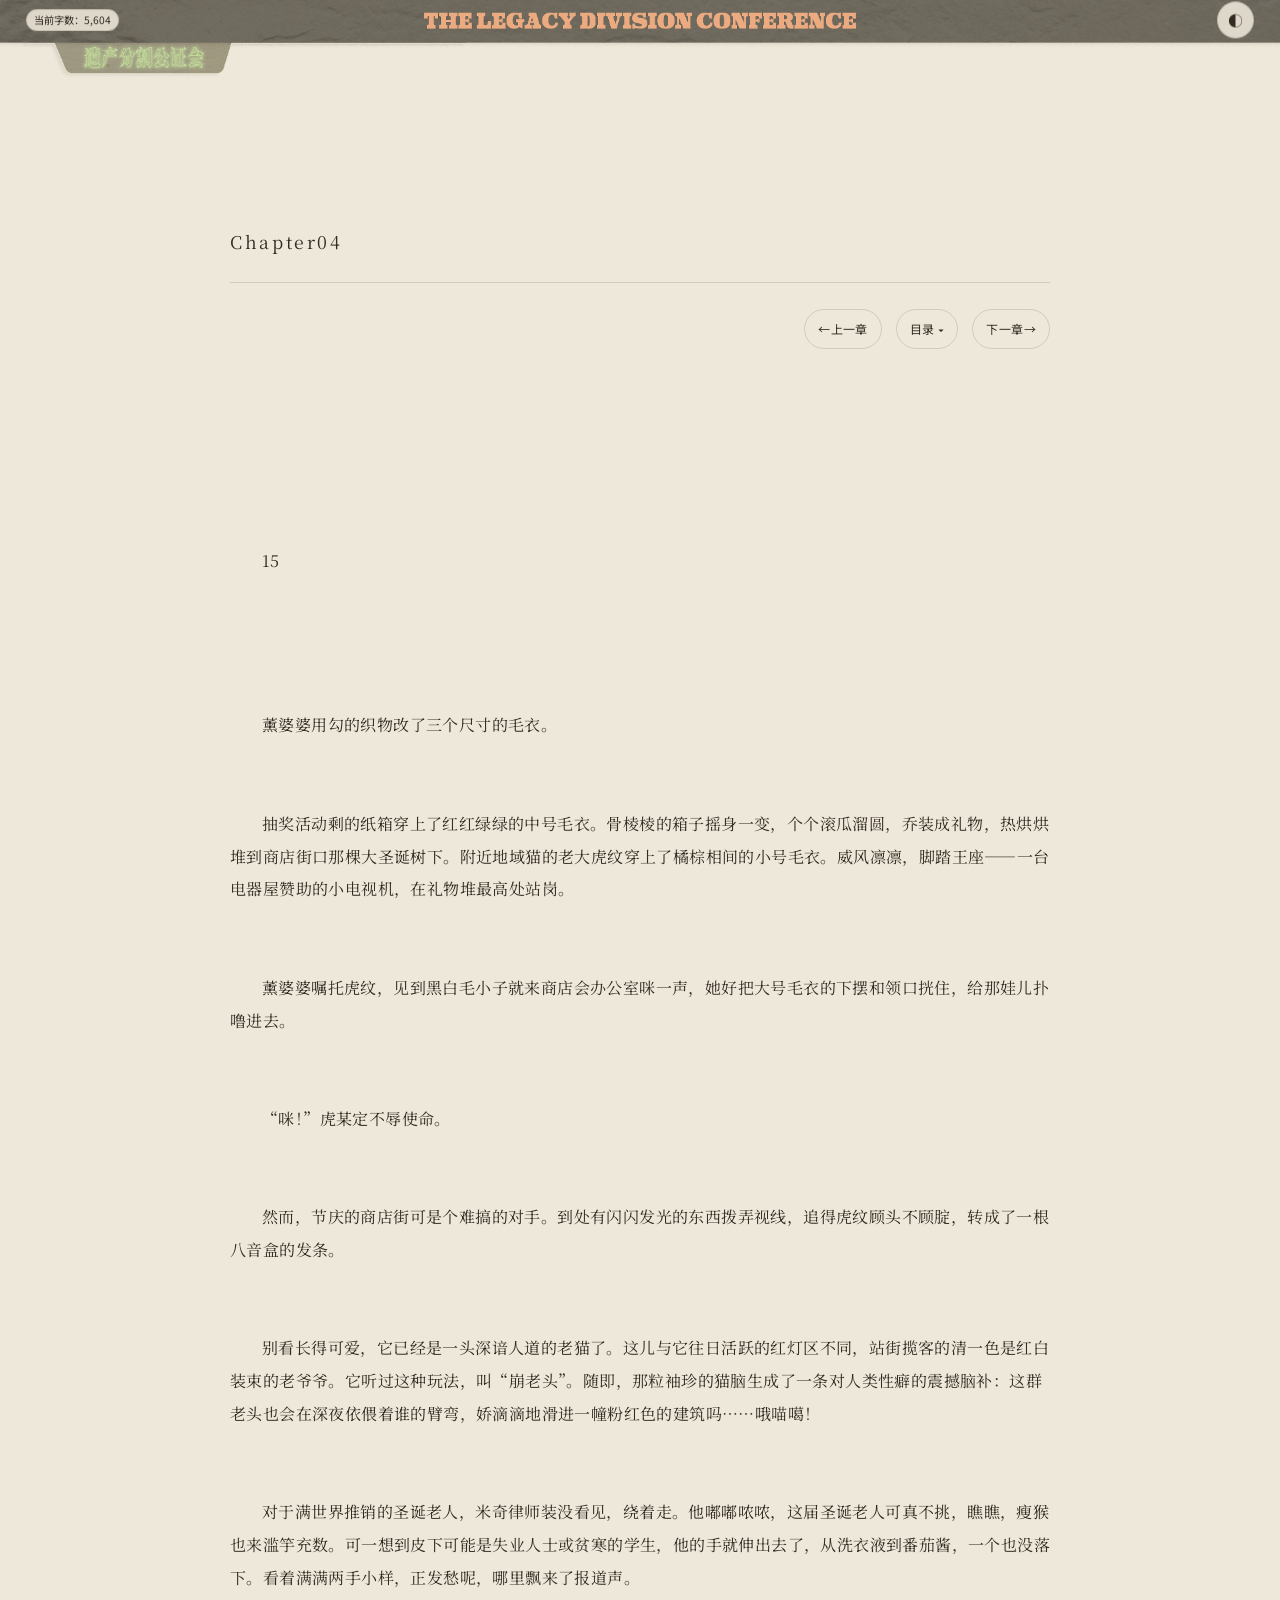
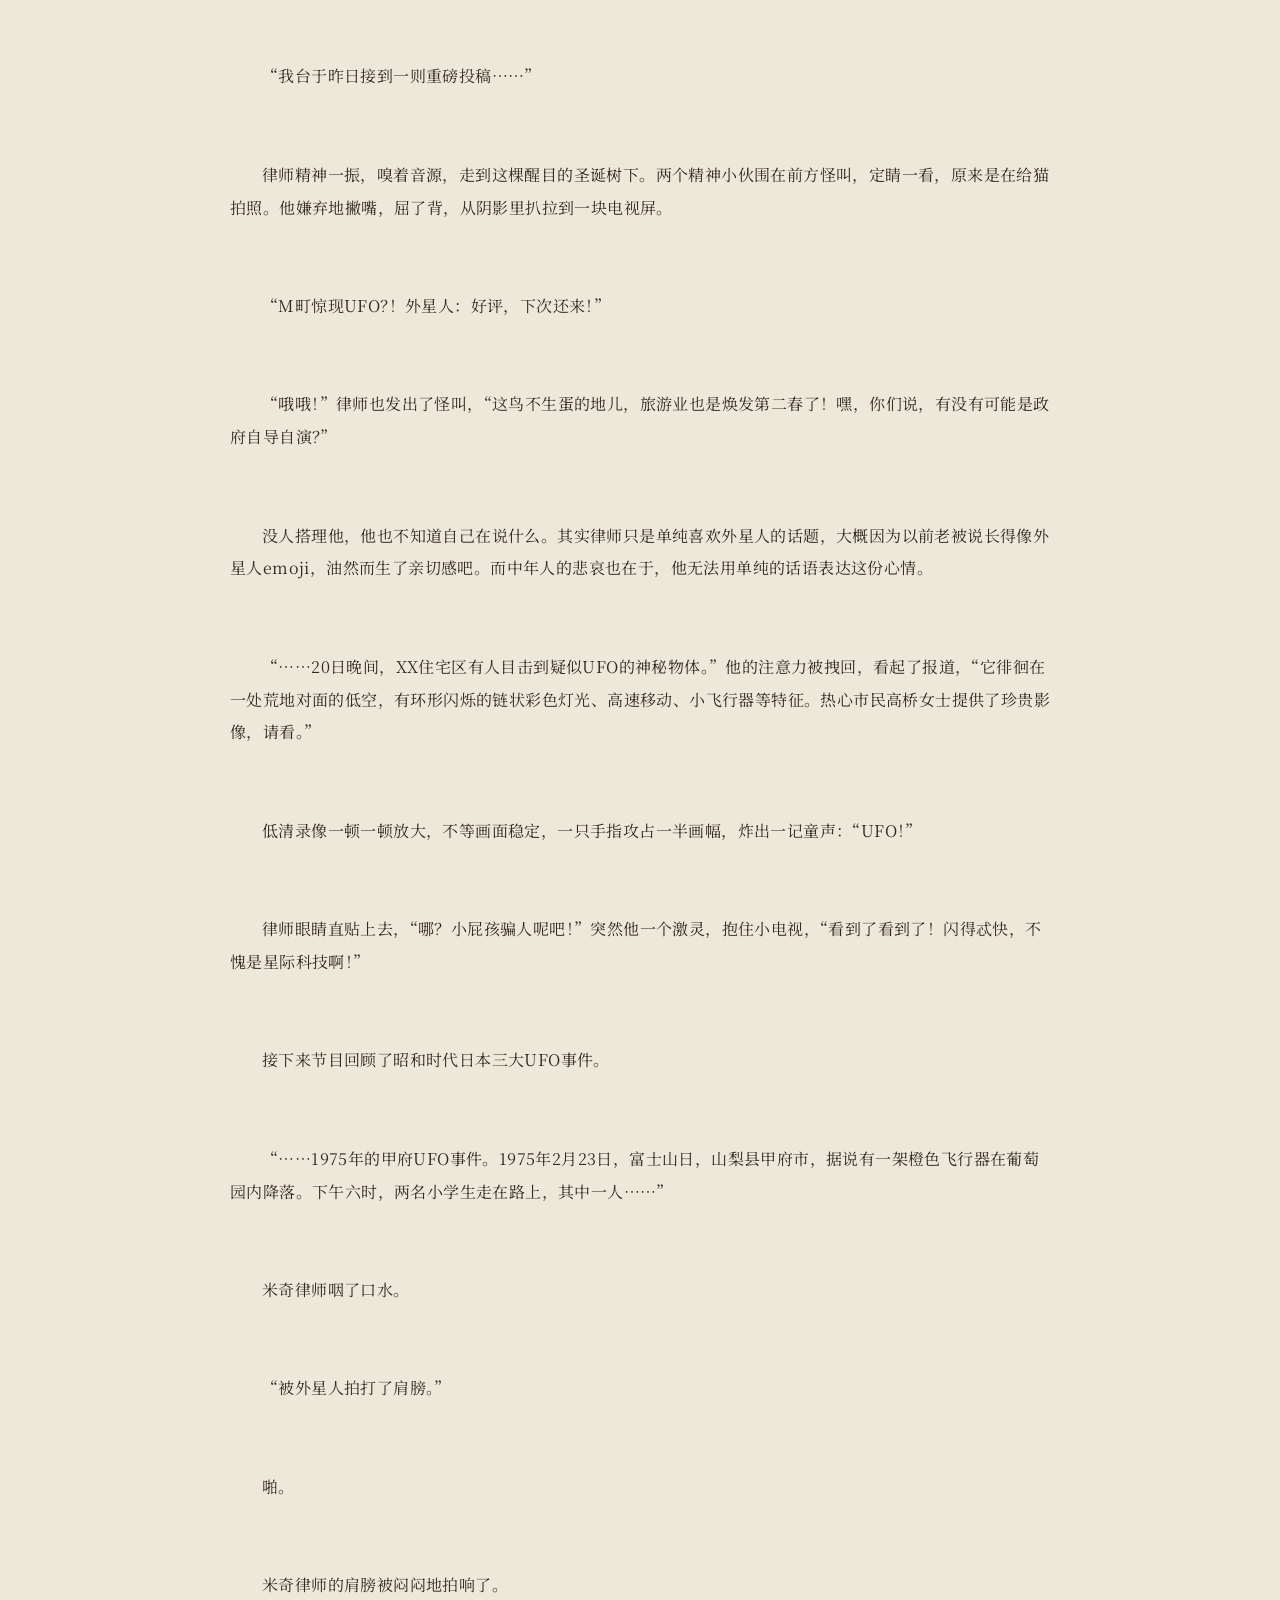
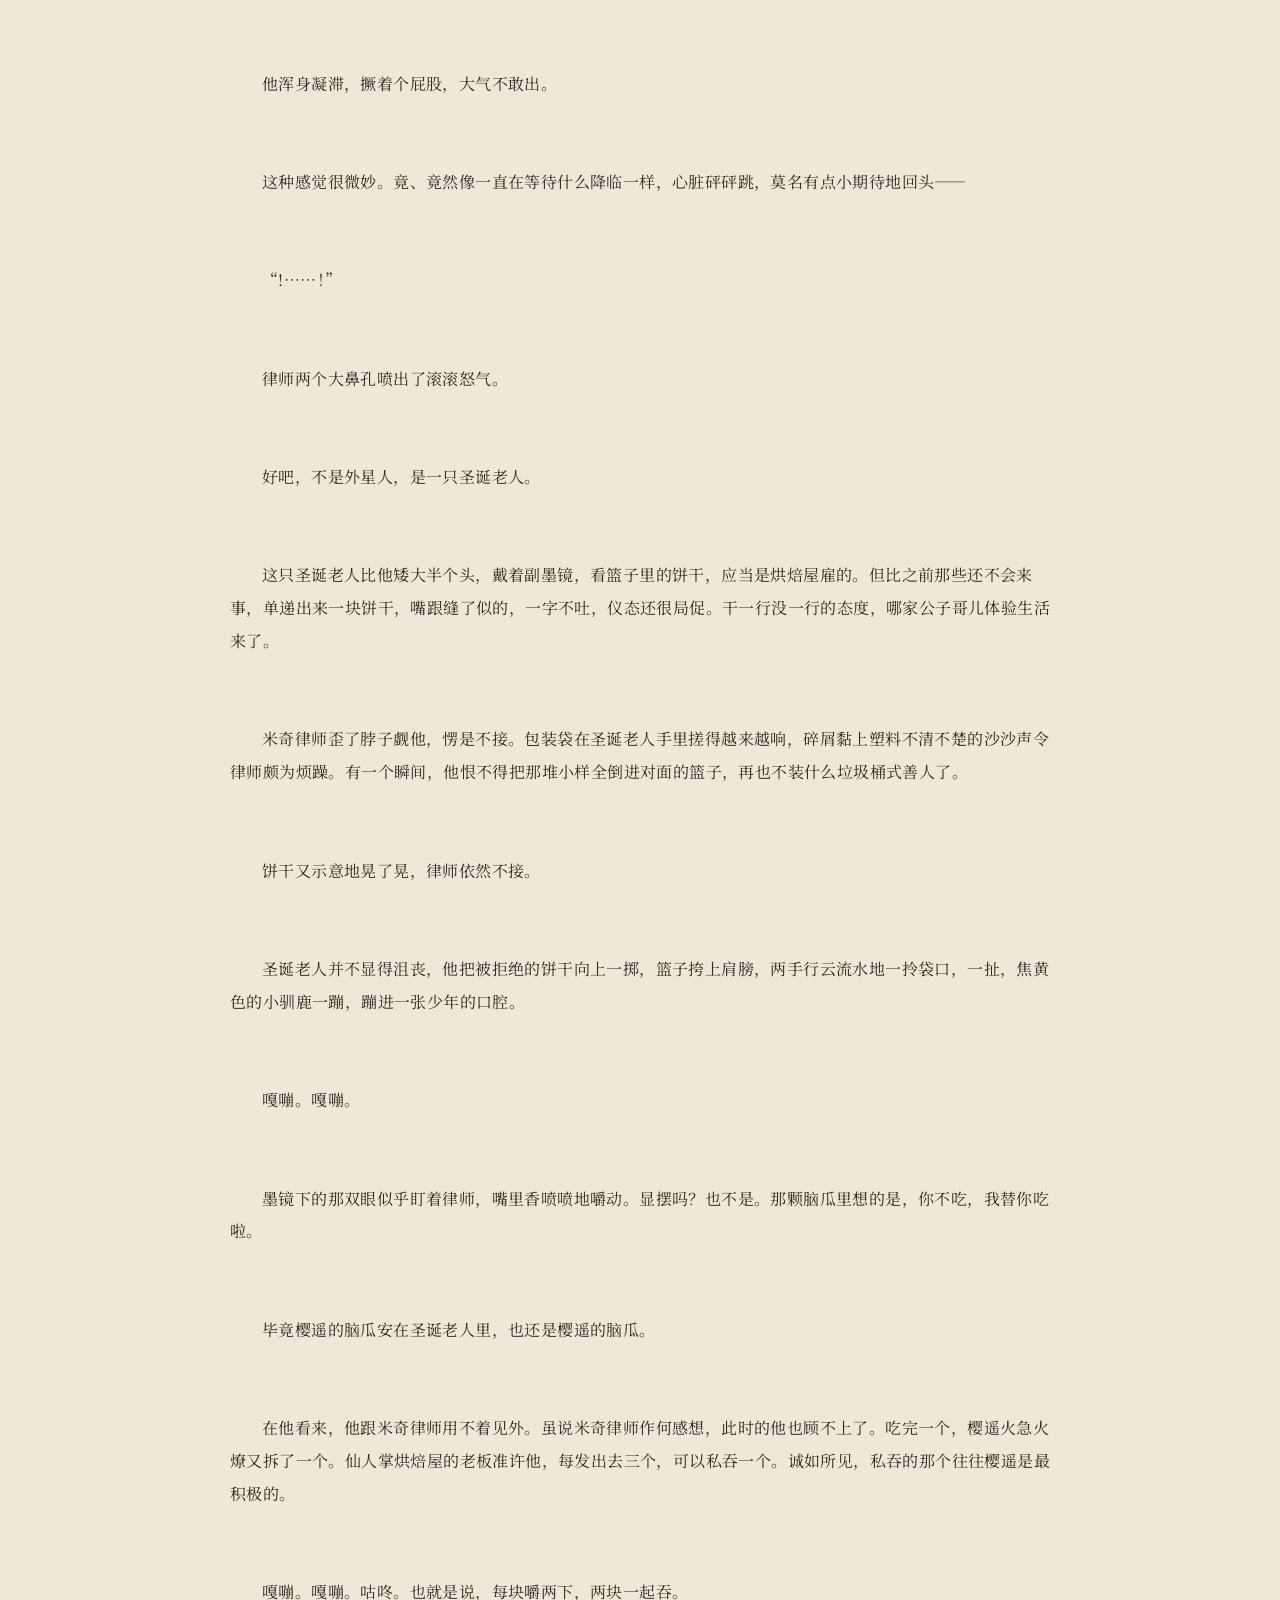
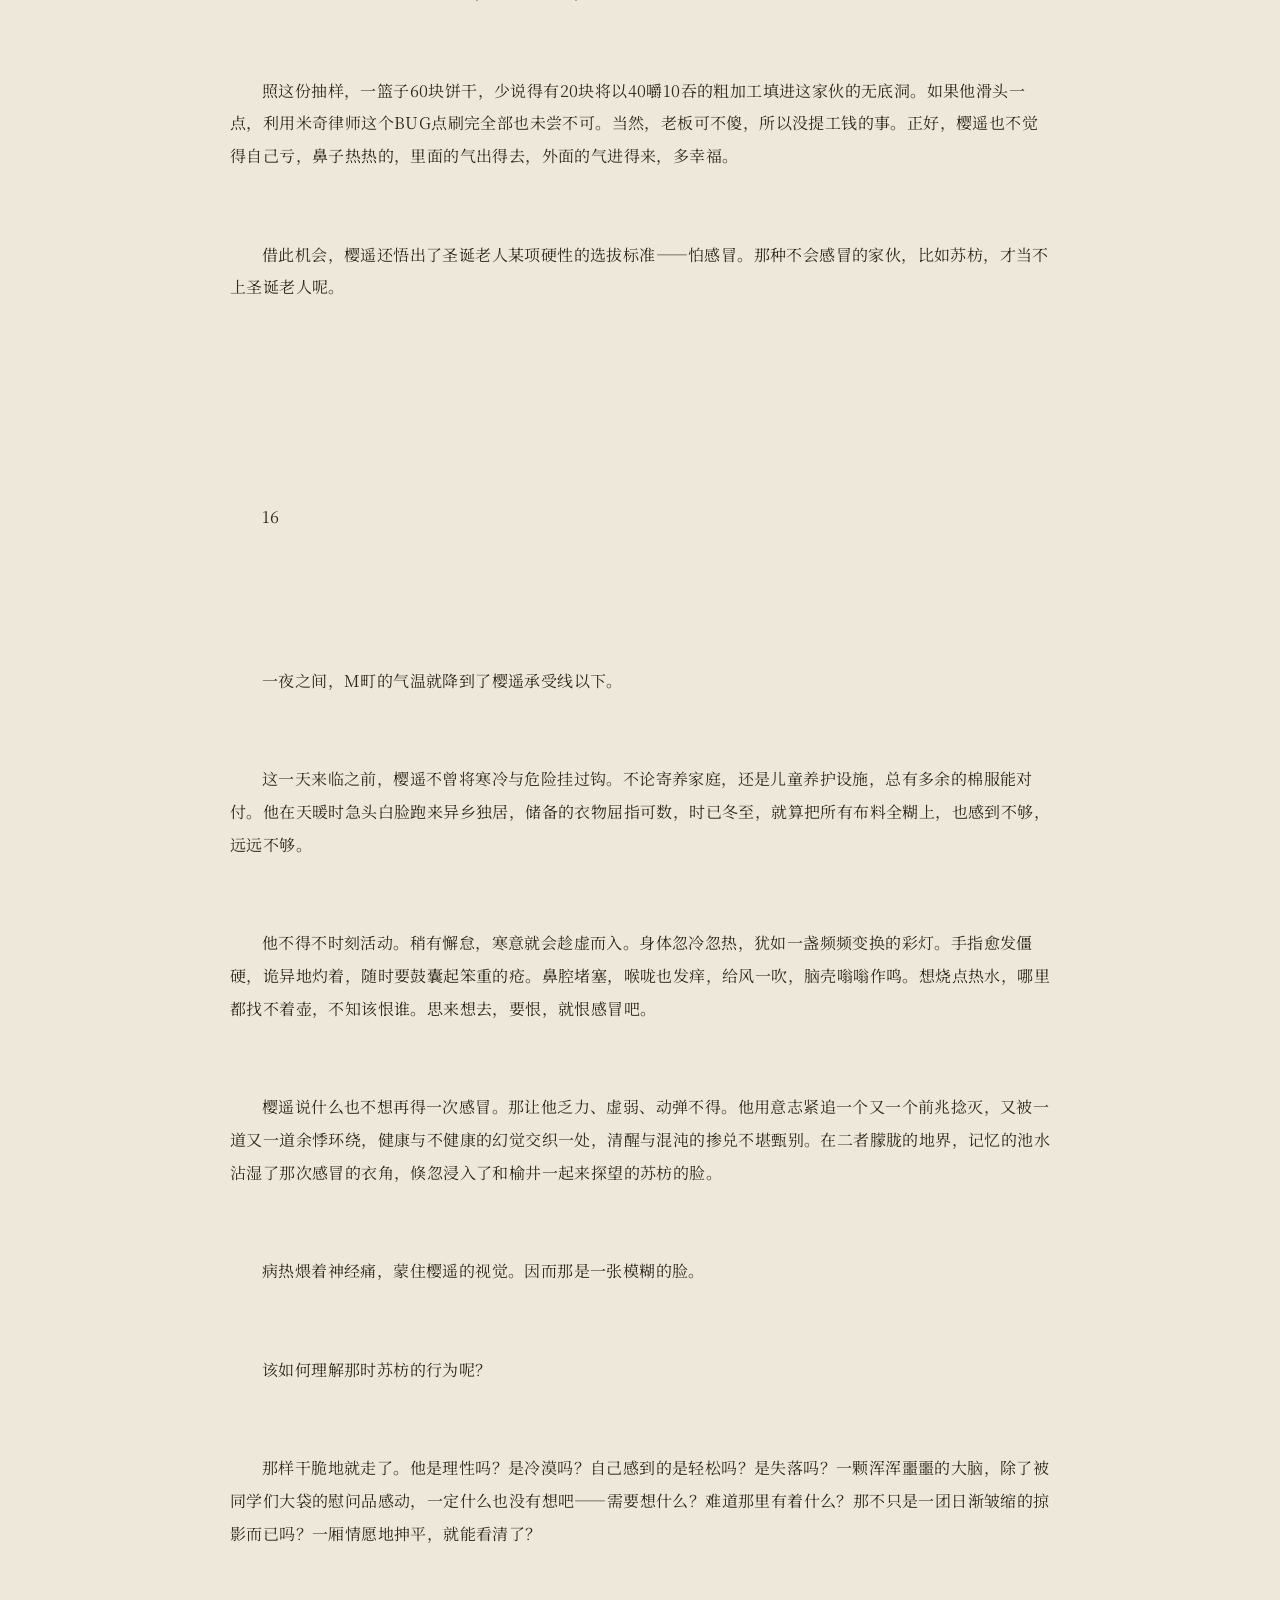
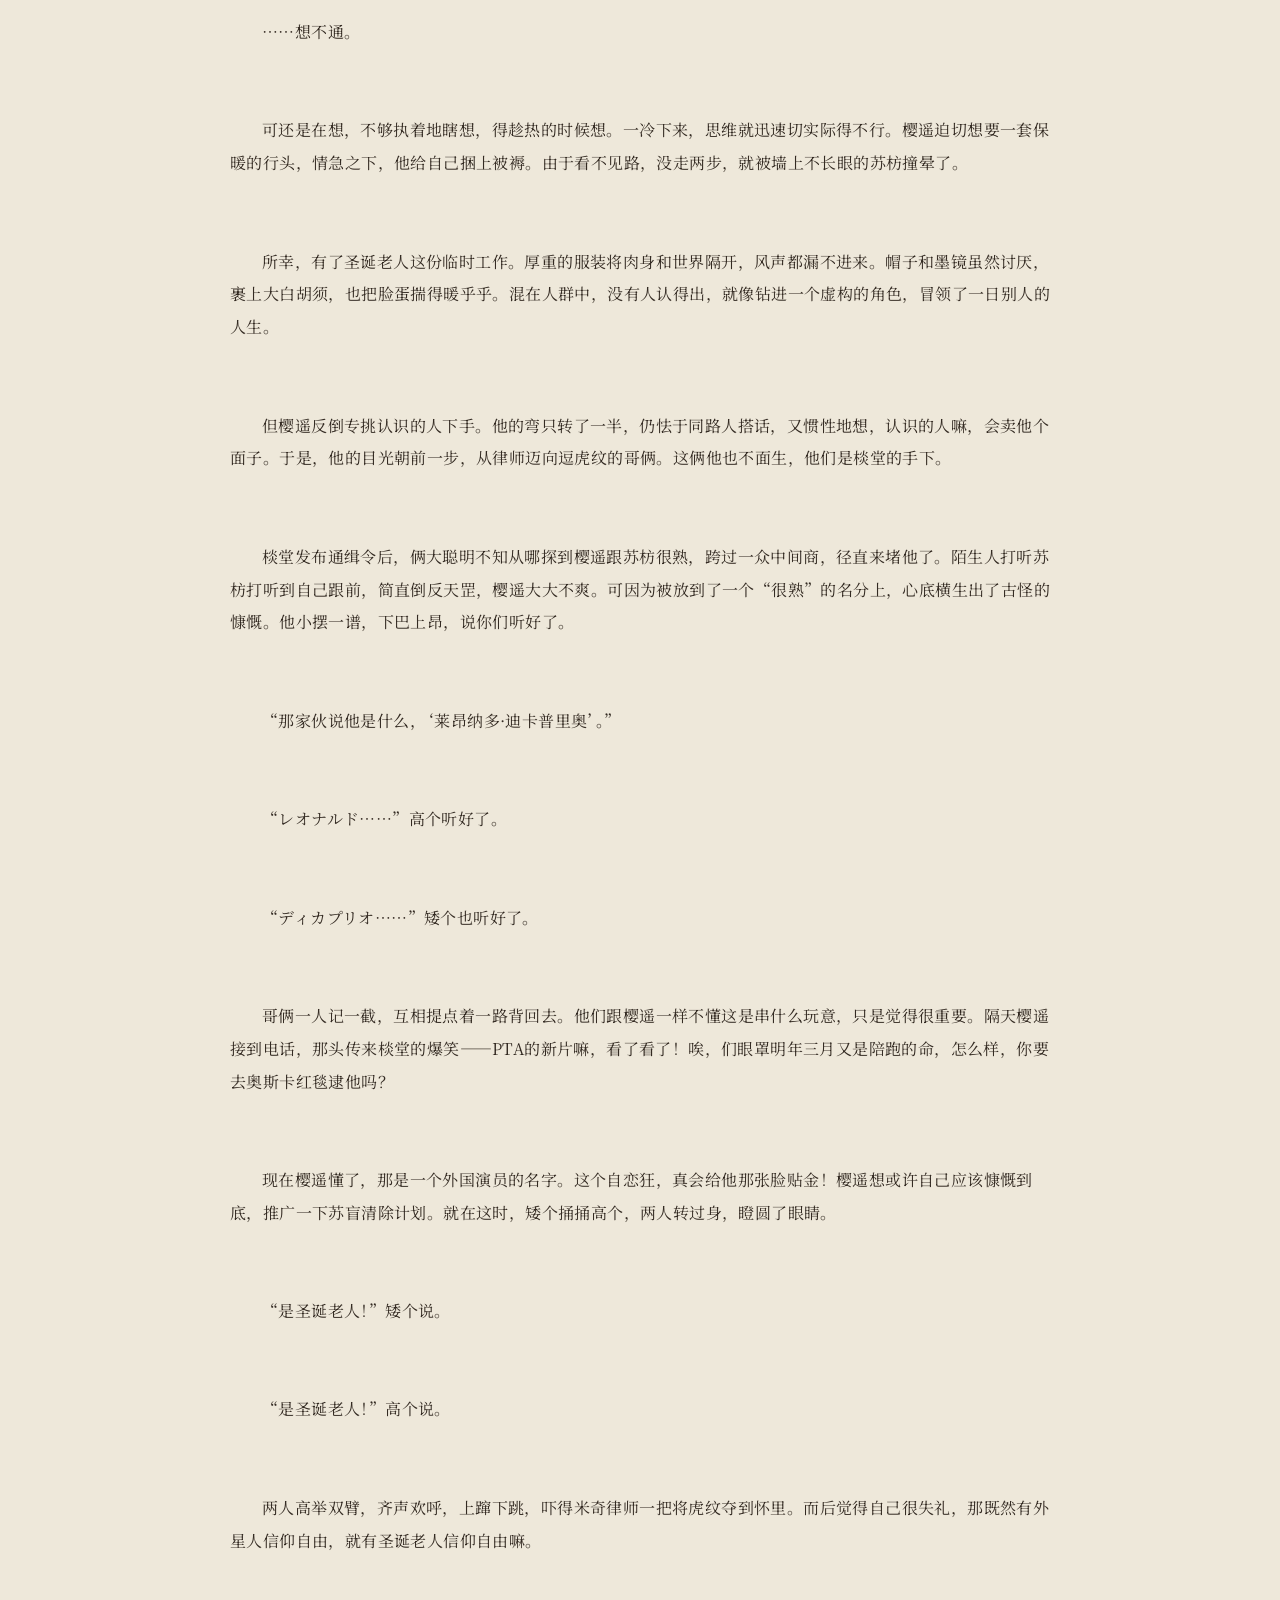
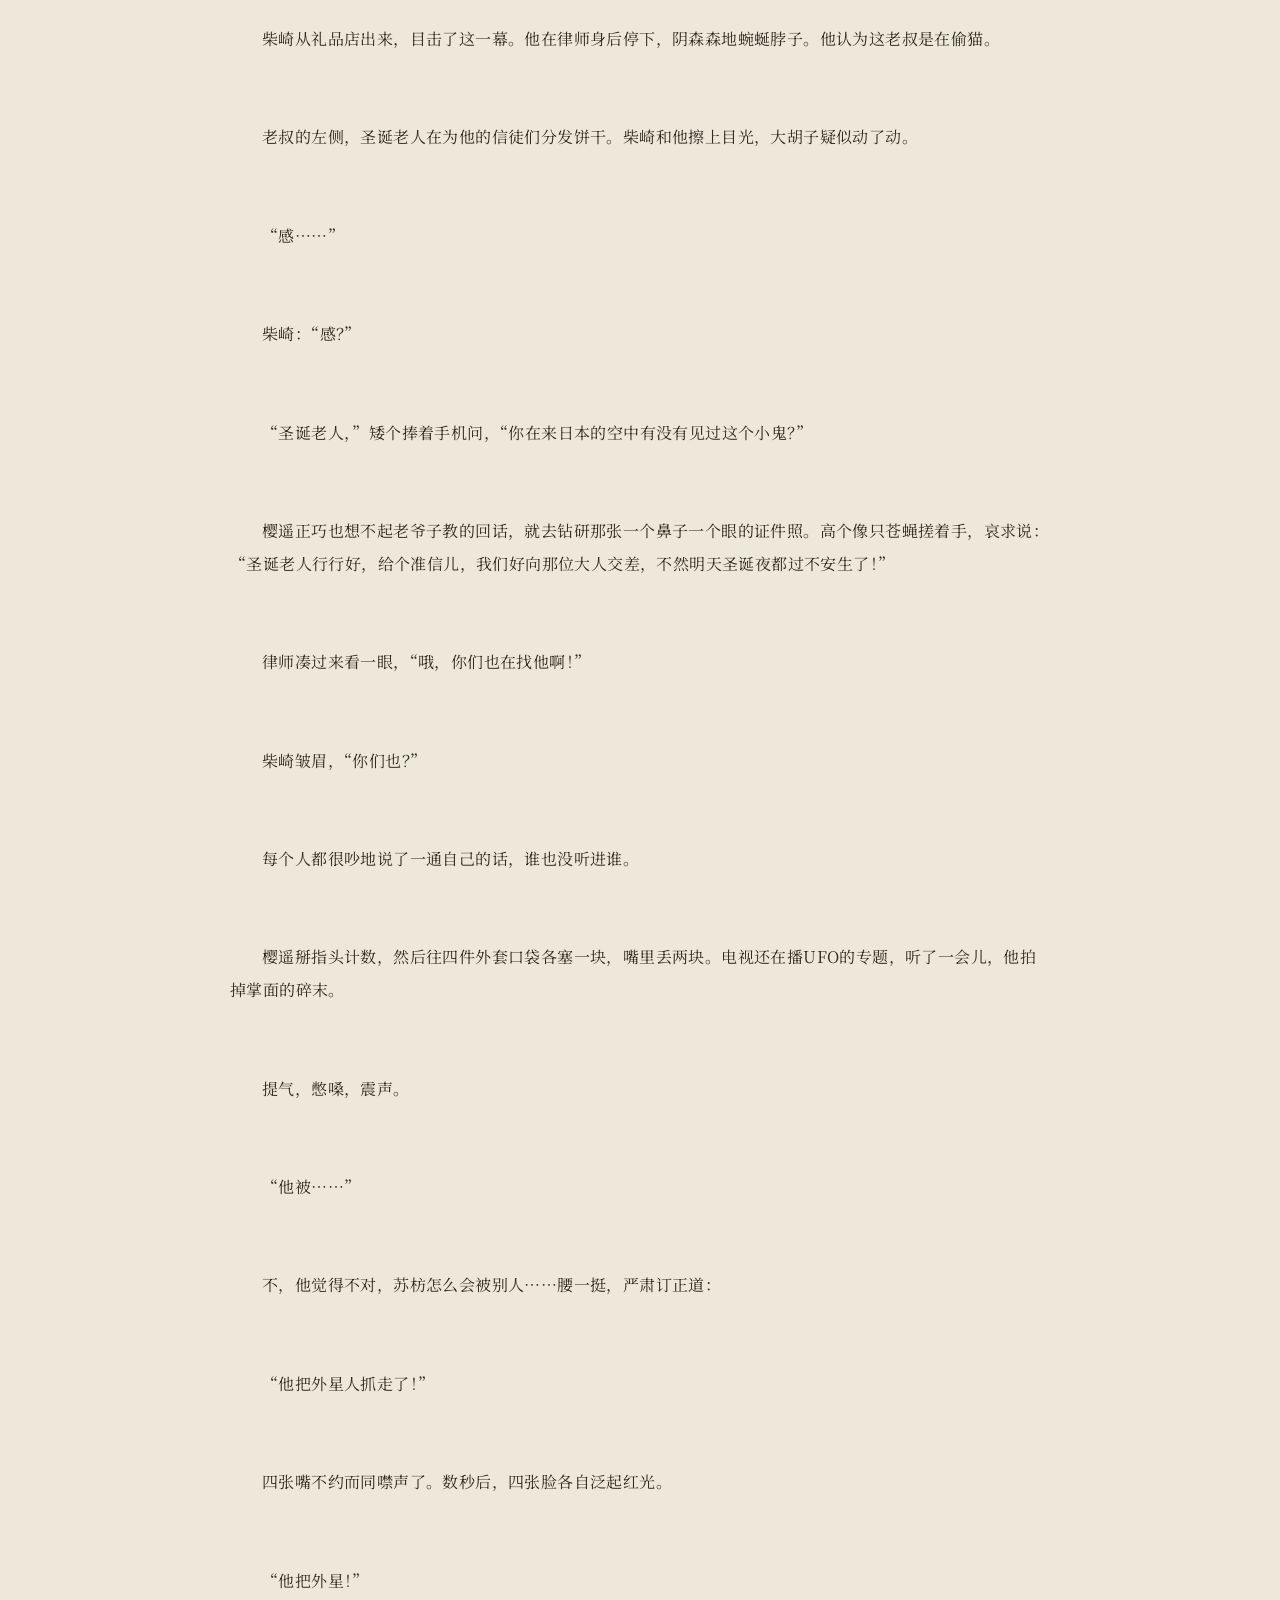
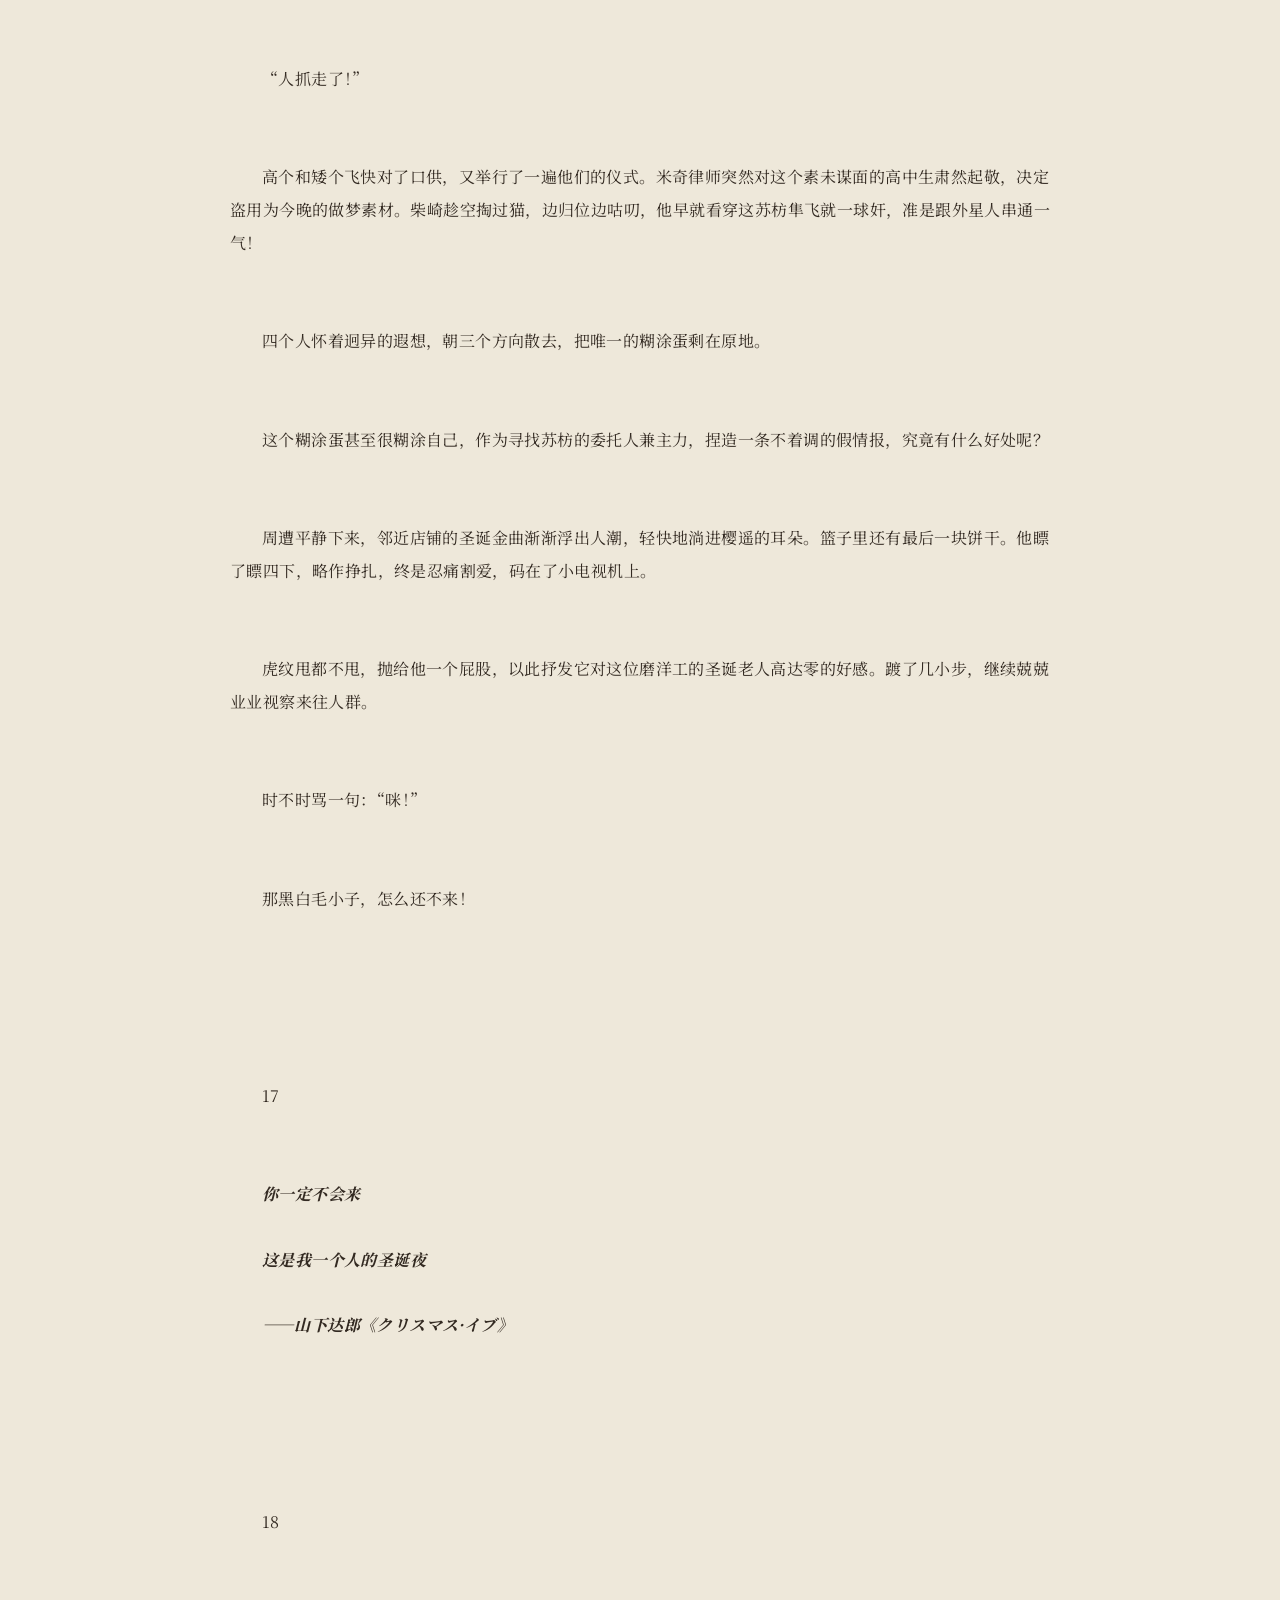
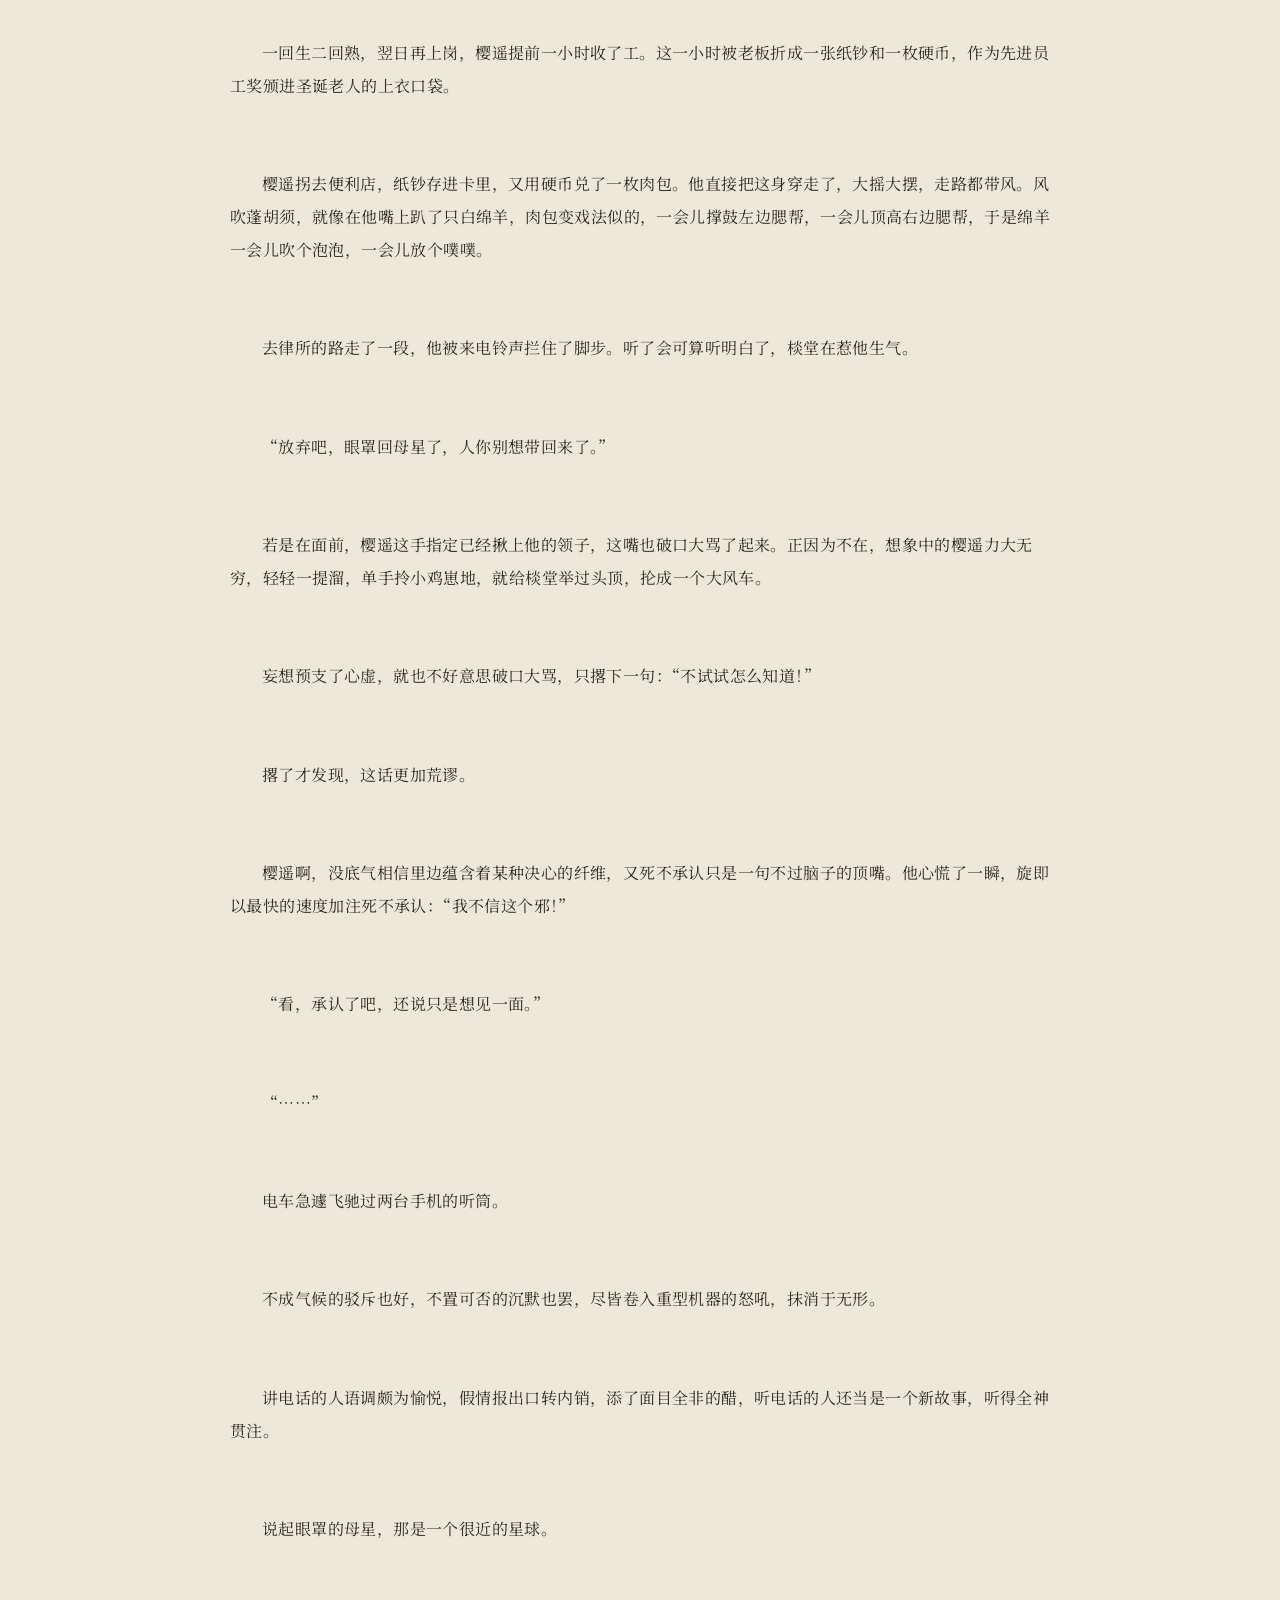
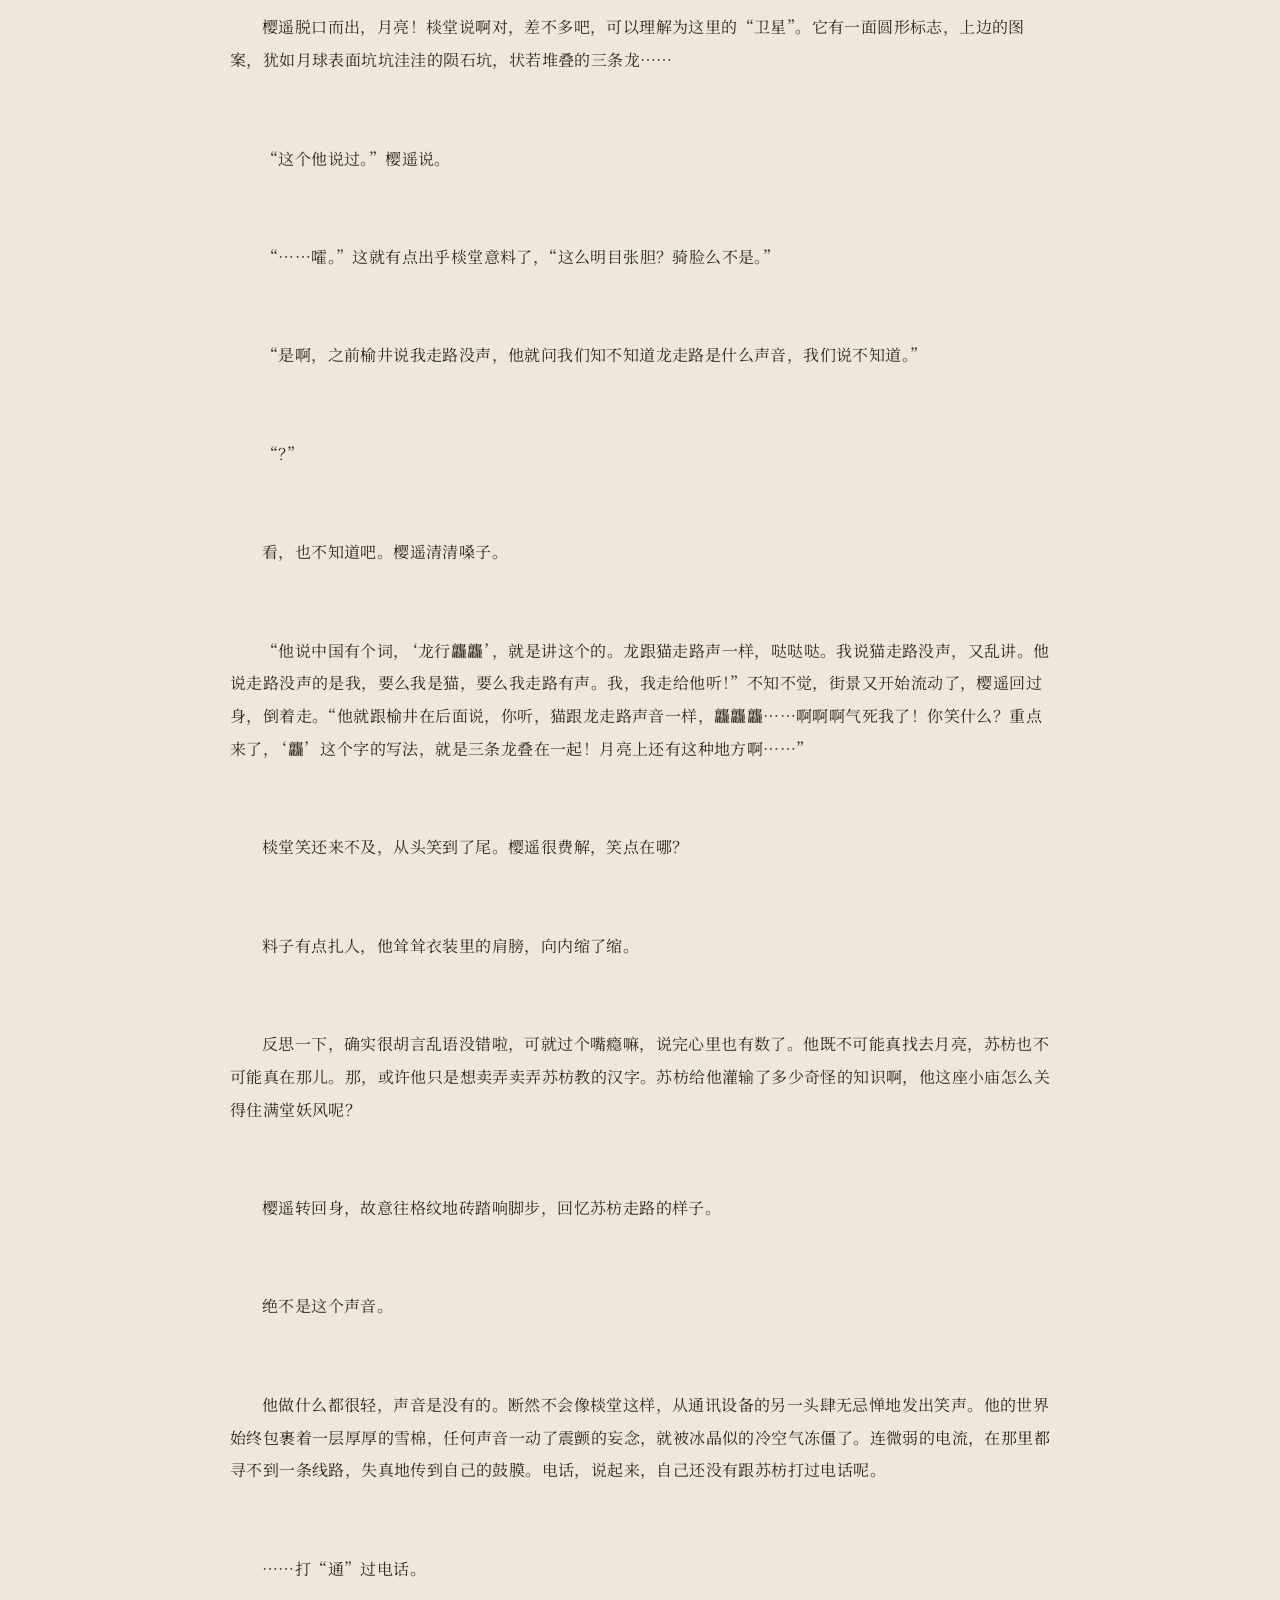
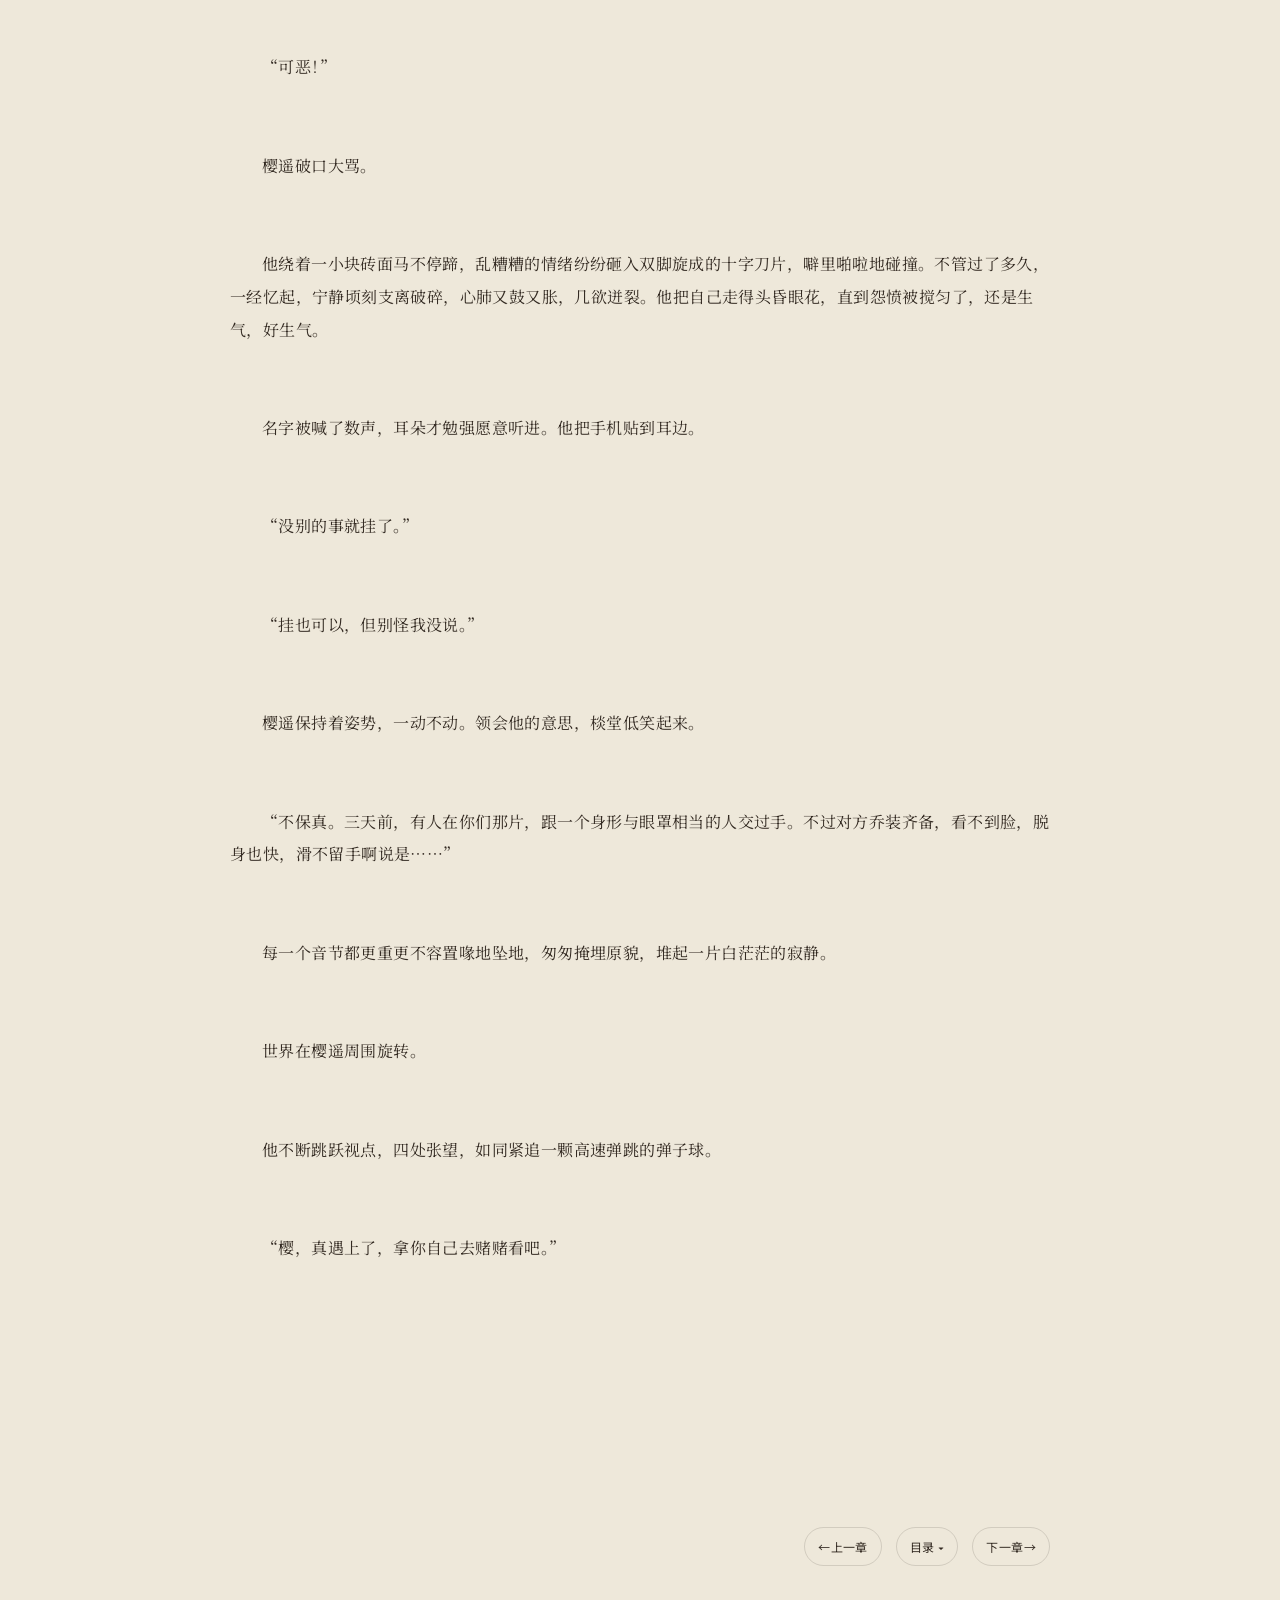
<file: 04.html>
<!doctype html>
<html lang="zh-CN"><head><meta charset="utf-8"><meta name="viewport" content="width=device-width,initial-scale=1"><meta name="color-scheme" content="light dark"><title>Chapter04 · 遗产分割公证会</title><script>try{const t=Number(sessionStorage.getItem("legacy-chapter-entry"));sessionStorage.removeItem("legacy-chapter-entry");if(t&&Date.now()-t>=0&&Date.now()-t<15000)document.documentElement.classList.add("legacy-chapter-entry")}catch{}</script>
<link rel="preconnect" href="https://fonts.googleapis.com">
  <link rel="preconnect" href="https://fonts.gstatic.com" crossorigin>
  <link href="https://fonts.googleapis.com/css2?family=Noto+Sans+SC:wght@300;400;500&family=Noto+Serif+SC:wght@400;600&display=swap" rel="stylesheet"><link rel="stylesheet" href="style.css?v=1"><script defer src="https://static.cloudflareinsights.com/beacon.min.js" data-cf-beacon='{"token":"cc3326733543405881d645b008275c07"}'></script><link rel="stylesheet" href="site.css?v=2"><link rel="stylesheet" href="reader-ui.css?v=1"></head><body><header class="site-header"><a class="site-home site-name" href="index.html" aria-label="返回作品目录">遗产分割公证会</a><div class="word-count">当前字数：5,604</div><div class="toolbar"><button class="round" id="settingsButton" aria-label="阅读设置" aria-controls="settingsPanel" aria-expanded="false">◐</button></div></header><aside class="panel" id="settingsPanel" aria-label="阅读设置" inert>
    <div class="panel-head"><span>阅读设置</span><button class="close" data-close>关闭</button></div>
    <div class="group"><span class="label">字体</span><div class="options font-options"><button class="choice active" data-font="serif">思源宋体</button><button class="choice" data-font="sans">思源黑体</button><button class="choice" data-font="light">苹方细体</button><button class="choice" data-font="system">手机系统</button></div></div>
    <div class="group"><span class="label">字号</span><div class="options sizes"><button class="choice" data-size="12">一咪咪</button><button class="choice" data-size="14">特小</button><button class="choice active" data-size="16">小</button><button class="choice" data-size="18">适中</button><button class="choice" data-size="20">大</button><button class="choice" data-size="23">特大</button></div></div>
    <div class="group"><span class="label">底色与文字</span><div class="palettes" id="palettes"></div></div>
  </aside><main><h1 class="chapter-heading">Chapter04</h1><nav class="chapter-nav" aria-label="页首章节导航"><a rel="prev" href="03.html">←上一章</a><details class="toc-dropdown"><summary>目录</summary><nav class="toc-menu" aria-label="章节目录"><a href="index.html">全部目录</a><a href="01.html">Chapter01</a><a href="02.html">Chapter02</a><a href="03.html">Chapter03</a><a href="04.html" aria-current="page">Chapter04</a><a href="05.html">Chapter05</a><a href="06.html">Chapter06</a><a href="07.html">Chapter07</a></nav></details><a rel="next" href="05.html">下一章→</a></nav><article class="chapter-body" aria-label="第04章"><div class="prose-line" data-source-line="0">15</div><div class="blank-line" data-source-line="1" aria-hidden="true"></div><div class="blank-line" data-source-line="2" aria-hidden="true"></div><div class="blank-line" data-source-line="3" aria-hidden="true"></div><div class="prose-line" data-source-line="4">薰婆婆用勾的织物改了三个尺寸的毛衣。</div><div class="blank-line" data-source-line="5" aria-hidden="true"></div><div class="prose-line" data-source-line="6">抽奖活动剩的纸箱穿上了红红绿绿的中号毛衣。骨棱棱的箱子摇身一变，个个滚瓜溜圆，乔装成礼物，热烘烘堆到商店街口那棵大圣诞树下。附近地域猫的老大虎纹穿上了橘棕相间的小号毛衣。威风凛凛，脚踏王座——一台电器屋赞助的小电视机，在礼物堆最高处站岗。</div><div class="blank-line" data-source-line="7" aria-hidden="true"></div><div class="prose-line" data-source-line="8">薰婆婆嘱托虎纹，见到黑白毛小子就来商店会办公室咪一声，她好把大号毛衣的下摆和领口挄住，给那娃儿扑噜进去。</div><div class="blank-line" data-source-line="9" aria-hidden="true"></div><div class="prose-line" data-source-line="10">“咪！”虎某定不辱使命。</div><div class="blank-line" data-source-line="11" aria-hidden="true"></div><div class="prose-line" data-source-line="12">然而，节庆的商店街可是个难搞的对手。到处有闪闪发光的东西拨弄视线，追得虎纹顾头不顾腚，转成了一根八音盒的发条。</div><div class="blank-line" data-source-line="13" aria-hidden="true"></div><div class="prose-line" data-source-line="14">别看长得可爱，它已经是一头深谙人道的老猫了。这儿与它往日活跃的红灯区不同，站街揽客的清一色是红白装束的老爷爷。它听过这种玩法，叫“崩老头”。随即，那粒袖珍的猫脑生成了一条对人类性癖的震撼脑补：这群老头也会在深夜依偎着谁的臂弯，娇滴滴地滑进一幢粉红色的建筑吗……哦喵噶！</div><div class="blank-line" data-source-line="15" aria-hidden="true"></div><div class="prose-line" data-source-line="16">对于满世界推销的圣诞老人，米奇律师装没看见，绕着走。他嘟嘟哝哝，这届圣诞老人可真不挑，瞧瞧，瘦猴也来滥竽充数。可一想到皮下可能是失业人士或贫寒的学生，他的手就伸出去了，从洗衣液到番茄酱，一个也没落下。看着满满两手小样，正发愁呢，哪里飘来了报道声。</div><div class="blank-line" data-source-line="17" aria-hidden="true"></div><div class="prose-line" data-source-line="18">“我台于昨日接到一则重磅投稿……”</div><div class="blank-line" data-source-line="19" aria-hidden="true"></div><div class="prose-line" data-source-line="20">律师精神一振，嗅着音源，走到这棵醒目的圣诞树下。两个精神小伙围在前方怪叫，定睛一看，原来是在给猫拍照。他嫌弃地撇嘴，屈了背，从阴影里扒拉到一块电视屏。</div><div class="blank-line" data-source-line="21" aria-hidden="true"></div><div class="prose-line" data-source-line="22">“M町惊现UFO？！外星人：好评，下次还来！”</div><div class="blank-line" data-source-line="23" aria-hidden="true"></div><div class="prose-line" data-source-line="24">“哦哦！”律师也发出了怪叫，“这鸟不生蛋的地儿，旅游业也是焕发第二春了！嘿，你们说，有没有可能是政府自导自演？”</div><div class="blank-line" data-source-line="25" aria-hidden="true"></div><div class="prose-line" data-source-line="26">没人搭理他，他也不知道自己在说什么。其实律师只是单纯喜欢外星人的话题，大概因为以前老被说长得像外星人emoji，油然而生了亲切感吧。而中年人的悲哀也在于，他无法用单纯的话语表达这份心情。</div><div class="blank-line" data-source-line="27" aria-hidden="true"></div><div class="prose-line" data-source-line="28">“……20日晚间，XX住宅区有人目击到疑似UFO的神秘物体。”他的注意力被拽回，看起了报道，“它徘徊在一处荒地对面的低空，有环形闪烁的链状彩色灯光、高速移动、小飞行器等特征。热心市民高桥女士提供了珍贵影像，请看。”</div><div class="blank-line" data-source-line="29" aria-hidden="true"></div><div class="prose-line" data-source-line="30">低清录像一顿一顿放大，不等画面稳定，一只手指攻占一半画幅，炸出一记童声：“UFO！”</div><div class="blank-line" data-source-line="31" aria-hidden="true"></div><div class="prose-line" data-source-line="32">律师眼睛直贴上去，“哪？小屁孩骗人呢吧！”突然他一个激灵，抱住小电视，“看到了看到了！闪得忒快，不愧是星际科技啊！”</div><div class="blank-line" data-source-line="33" aria-hidden="true"></div><div class="prose-line" data-source-line="34">接下来节目回顾了昭和时代日本三大UFO事件。</div><div class="blank-line" data-source-line="35" aria-hidden="true"></div><div class="prose-line" data-source-line="36">“……1975年的甲府UFO事件。1975年2月23日，富士山日，山梨县甲府市，据说有一架橙色飞行器在葡萄园内降落。下午六时，两名小学生走在路上，其中一人……”</div><div class="blank-line" data-source-line="37" aria-hidden="true"></div><div class="prose-line" data-source-line="38">米奇律师咽了口水。</div><div class="blank-line" data-source-line="39" aria-hidden="true"></div><div class="prose-line" data-source-line="40">“被外星人拍打了肩膀。”</div><div class="blank-line" data-source-line="41" aria-hidden="true"></div><div class="prose-line" data-source-line="42">啪。</div><div class="blank-line" data-source-line="43" aria-hidden="true"></div><div class="prose-line" data-source-line="44">米奇律师的肩膀被闷闷地拍响了。</div><div class="blank-line" data-source-line="45" aria-hidden="true"></div><div class="prose-line" data-source-line="46">他浑身凝滞，撅着个屁股，大气不敢出。</div><div class="blank-line" data-source-line="47" aria-hidden="true"></div><div class="prose-line" data-source-line="48">这种感觉很微妙。竟、竟然像一直在等待什么降临一样，心脏砰砰跳，莫名有点小期待地回头——</div><div class="blank-line" data-source-line="49" aria-hidden="true"></div><div class="prose-line" data-source-line="50">“!……！”</div><div class="blank-line" data-source-line="51" aria-hidden="true"></div><div class="prose-line" data-source-line="52">律师两个大鼻孔喷出了滚滚怒气。</div><div class="blank-line" data-source-line="53" aria-hidden="true"></div><div class="prose-line" data-source-line="54">好吧，不是外星人，是一只圣诞老人。</div><div class="blank-line" data-source-line="55" aria-hidden="true"></div><div class="prose-line" data-source-line="56">这只圣诞老人比他矮大半个头，戴着副墨镜，看篮子里的饼干，应当是烘焙屋雇的。但比之前那些还不会来事，单递出来一块饼干，嘴跟缝了似的，一字不吐，仪态还很局促。干一行没一行的态度，哪家公子哥儿体验生活来了。</div><div class="blank-line" data-source-line="57" aria-hidden="true"></div><div class="prose-line" data-source-line="58">米奇律师歪了脖子觑他，愣是不接。包装袋在圣诞老人手里搓得越来越响，碎屑黏上塑料不清不楚的沙沙声令律师颇为烦躁。有一个瞬间，他恨不得把那堆小样全倒进对面的篮子，再也不装什么垃圾桶式善人了。</div><div class="blank-line" data-source-line="59" aria-hidden="true"></div><div class="prose-line" data-source-line="60">饼干又示意地晃了晃，律师依然不接。</div><div class="blank-line" data-source-line="61" aria-hidden="true"></div><div class="prose-line" data-source-line="62">圣诞老人并不显得沮丧，他把被拒绝的饼干向上一掷，篮子挎上肩膀，两手行云流水地一拎袋口，一扯，焦黄色的小驯鹿一蹦，蹦进一张少年的口腔。</div><div class="blank-line" data-source-line="63" aria-hidden="true"></div><div class="prose-line" data-source-line="64">嘎嘣。嘎嘣。</div><div class="blank-line" data-source-line="65" aria-hidden="true"></div><div class="prose-line" data-source-line="66">墨镜下的那双眼似乎盯着律师，嘴里香喷喷地嚼动。显摆吗？也不是。那颗脑瓜里想的是，你不吃，我替你吃啦。</div><div class="blank-line" data-source-line="67" aria-hidden="true"></div><div class="prose-line" data-source-line="68">毕竟樱遥的脑瓜安在圣诞老人里，也还是樱遥的脑瓜。</div><div class="blank-line" data-source-line="69" aria-hidden="true"></div><div class="prose-line" data-source-line="70">在他看来，他跟米奇律师用不着见外。虽说米奇律师作何感想，此时的他也顾不上了。吃完一个，樱遥火急火燎又拆了一个。仙人掌烘焙屋的老板准许他，每发出去三个，可以私吞一个。诚如所见，私吞的那个往往樱遥是最积极的。</div><div class="blank-line" data-source-line="71" aria-hidden="true"></div><div class="prose-line" data-source-line="72">嘎嘣。嘎嘣。咕咚。也就是说，每块嚼两下，两块一起吞。</div><div class="blank-line" data-source-line="73" aria-hidden="true"></div><div class="prose-line" data-source-line="74">照这份抽样，一篮子60块饼干，少说得有20块将以40嚼10吞的粗加工填进这家伙的无底洞。如果他滑头一点，利用米奇律师这个BUG点刷完全部也未尝不可。当然，老板可不傻，所以没提工钱的事。正好，樱遥也不觉得自己亏，鼻子热热的，里面的气出得去，外面的气进得来，多幸福。</div><div class="blank-line" data-source-line="75" aria-hidden="true"></div><div class="prose-line" data-source-line="76">借此机会，樱遥还悟出了圣诞老人某项硬性的选拔标准——怕感冒。那种不会感冒的家伙，比如苏枋，才当不上圣诞老人呢。</div><div class="blank-line" data-source-line="77" aria-hidden="true"></div><div class="blank-line" data-source-line="78" aria-hidden="true"></div><div class="blank-line" data-source-line="79" aria-hidden="true"></div><div class="blank-line" data-source-line="80" aria-hidden="true"></div><div class="blank-line" data-source-line="81" aria-hidden="true"></div><div class="prose-line" data-source-line="82">16</div><div class="blank-line" data-source-line="83" aria-hidden="true"></div><div class="blank-line" data-source-line="84" aria-hidden="true"></div><div class="blank-line" data-source-line="85" aria-hidden="true"></div><div class="prose-line" data-source-line="86">一夜之间，M町的气温就降到了樱遥承受线以下。</div><div class="blank-line" data-source-line="87" aria-hidden="true"></div><div class="prose-line" data-source-line="88">这一天来临之前，樱遥不曾将寒冷与危险挂过钩。不论寄养家庭，还是儿童养护设施，总有多余的棉服能对付。他在天暖时急头白脸跑来异乡独居，储备的衣物屈指可数，时已冬至，就算把所有布料全糊上，也感到不够，远远不够。</div><div class="blank-line" data-source-line="89" aria-hidden="true"></div><div class="prose-line" data-source-line="90">他不得不时刻活动。稍有懈怠，寒意就会趁虚而入。身体忽冷忽热，犹如一盏频频变换的彩灯。手指愈发僵硬，诡异地灼着，随时要鼓囊起笨重的疮。鼻腔堵塞，喉咙也发痒，给风一吹，脑壳嗡嗡作鸣。想烧点热水，哪里都找不着壶，不知该恨谁。思来想去，要恨，就恨感冒吧。</div><div class="blank-line" data-source-line="91" aria-hidden="true"></div><div class="prose-line" data-source-line="92">樱遥说什么也不想再得一次感冒。那让他乏力、虚弱、动弹不得。他用意志紧追一个又一个前兆捻灭，又被一道又一道余悸环绕，健康与不健康的幻觉交织一处，清醒与混沌的掺兑不堪甄别。在二者朦胧的地界，记忆的池水沾湿了那次感冒的衣角，倏忽浸入了和榆井一起来探望的苏枋的脸。</div><div class="blank-line" data-source-line="93" aria-hidden="true"></div><div class="prose-line" data-source-line="94">病热煨着神经痛，蒙住樱遥的视觉。因而那是一张模糊的脸。</div><div class="blank-line" data-source-line="95" aria-hidden="true"></div><div class="prose-line" data-source-line="96">该如何理解那时苏枋的行为呢？</div><div class="blank-line" data-source-line="97" aria-hidden="true"></div><div class="prose-line" data-source-line="98">那样干脆地就走了。他是理性吗？是冷漠吗？自己感到的是轻松吗？是失落吗？一颗浑浑噩噩的大脑，除了被同学们大袋的慰问品感动，一定什么也没有想吧——需要想什么？难道那里有着什么？那不只是一团日渐皱缩的掠影而已吗？一厢情愿地抻平，就能看清了？</div><div class="blank-line" data-source-line="99" aria-hidden="true"></div><div class="prose-line" data-source-line="100">……想不通。</div><div class="blank-line" data-source-line="101" aria-hidden="true"></div><div class="prose-line" data-source-line="102">可还是在想，不够执着地瞎想，得趁热的时候想。一冷下来，思维就迅速切实际得不行。樱遥迫切想要一套保暖的行头，情急之下，他给自己捆上被褥。由于看不见路，没走两步，就被墙上不长眼的苏枋撞晕了。</div><div class="blank-line" data-source-line="103" aria-hidden="true"></div><div class="prose-line" data-source-line="104">所幸，有了圣诞老人这份临时工作。厚重的服装将肉身和世界隔开，风声都漏不进来。帽子和墨镜虽然讨厌，裹上大白胡须，也把脸蛋揣得暖乎乎。混在人群中，没有人认得出，就像钻进一个虚构的角色，冒领了一日别人的人生。</div><div class="blank-line" data-source-line="105" aria-hidden="true"></div><div class="prose-line" data-source-line="106">但樱遥反倒专挑认识的人下手。他的弯只转了一半，仍怯于同路人搭话，又惯性地想，认识的人嘛，会卖他个面子。于是，他的目光朝前一步，从律师迈向逗虎纹的哥俩。这俩他也不面生，他们是棪堂的手下。</div><div class="blank-line" data-source-line="107" aria-hidden="true"></div><div class="prose-line" data-source-line="108">棪堂发布通缉令后，俩大聪明不知从哪探到樱遥跟苏枋很熟，跨过一众中间商，径直来堵他了。陌生人打听苏枋打听到自己跟前，简直倒反天罡，樱遥大大不爽。可因为被放到了一个“很熟”的名分上，心底横生出了古怪的慷慨。他小摆一谱，下巴上昂，说你们听好了。</div><div class="blank-line" data-source-line="109" aria-hidden="true"></div><div class="prose-line" data-source-line="110">“那家伙说他是什么，‘莱昂纳多·迪卡普里奥’。”</div><div class="blank-line" data-source-line="111" aria-hidden="true"></div><div class="prose-line" data-source-line="112">“レオナルド……”高个听好了。</div><div class="blank-line" data-source-line="113" aria-hidden="true"></div><div class="prose-line" data-source-line="114">“ディカプリオ……”矮个也听好了。</div><div class="blank-line" data-source-line="115" aria-hidden="true"></div><div class="prose-line" data-source-line="116">哥俩一人记一截，互相提点着一路背回去。他们跟樱遥一样不懂这是串什么玩意，只是觉得很重要。隔天樱遥接到电话，那头传来棪堂的爆笑——PTA的新片嘛，看了看了！唉，们眼罩明年三月又是陪跑的命，怎么样，你要去奥斯卡红毯逮他吗？</div><div class="blank-line" data-source-line="117" aria-hidden="true"></div><div class="prose-line" data-source-line="118">现在樱遥懂了，那是一个外国演员的名字。这个自恋狂，真会给他那张脸贴金！樱遥想或许自己应该慷慨到底，推广一下苏盲清除计划。就在这时，矮个捅捅高个，两人转过身，瞪圆了眼睛。</div><div class="blank-line" data-source-line="119" aria-hidden="true"></div><div class="prose-line" data-source-line="120">“是圣诞老人！”矮个说。</div><div class="blank-line" data-source-line="121" aria-hidden="true"></div><div class="prose-line" data-source-line="122">“是圣诞老人！”高个说。</div><div class="blank-line" data-source-line="123" aria-hidden="true"></div><div class="prose-line" data-source-line="124">两人高举双臂，齐声欢呼，上蹿下跳，吓得米奇律师一把将虎纹夺到怀里。而后觉得自己很失礼，那既然有外星人信仰自由，就有圣诞老人信仰自由嘛。</div><div class="blank-line" data-source-line="125" aria-hidden="true"></div><div class="prose-line" data-source-line="126">柴崎从礼品店出来，目击了这一幕。他在律师身后停下，阴森森地蜿蜒脖子。他认为这老叔是在偷猫。</div><div class="blank-line" data-source-line="127" aria-hidden="true"></div><div class="prose-line" data-source-line="128">老叔的左侧，圣诞老人在为他的信徒们分发饼干。柴崎和他擦上目光，大胡子疑似动了动。</div><div class="blank-line" data-source-line="129" aria-hidden="true"></div><div class="prose-line" data-source-line="130">“感……”</div><div class="blank-line" data-source-line="131" aria-hidden="true"></div><div class="prose-line" data-source-line="132">柴崎：“感？”</div><div class="blank-line" data-source-line="133" aria-hidden="true"></div><div class="prose-line" data-source-line="134">“圣诞老人，”矮个捧着手机问，“你在来日本的空中有没有见过这个小鬼？”</div><div class="blank-line" data-source-line="135" aria-hidden="true"></div><div class="prose-line" data-source-line="136">樱遥正巧也想不起老爷子教的回话，就去钻研那张一个鼻子一个眼的证件照。高个像只苍蝇搓着手，哀求说：“圣诞老人行行好，给个准信儿，我们好向那位大人交差，不然明天圣诞夜都过不安生了！”</div><div class="blank-line" data-source-line="137" aria-hidden="true"></div><div class="prose-line" data-source-line="138">律师凑过来看一眼，“哦，你们也在找他啊！”</div><div class="blank-line" data-source-line="139" aria-hidden="true"></div><div class="prose-line" data-source-line="140">柴崎皱眉，“你们也？”</div><div class="blank-line" data-source-line="141" aria-hidden="true"></div><div class="prose-line" data-source-line="142">每个人都很吵地说了一通自己的话，谁也没听进谁。</div><div class="blank-line" data-source-line="143" aria-hidden="true"></div><div class="prose-line" data-source-line="144">樱遥掰指头计数，然后往四件外套口袋各塞一块，嘴里丢两块。电视还在播UFO的专题，听了一会儿，他拍掉掌面的碎末。</div><div class="blank-line" data-source-line="145" aria-hidden="true"></div><div class="prose-line" data-source-line="146">提气，憋嗓，震声。</div><div class="blank-line" data-source-line="147" aria-hidden="true"></div><div class="prose-line" data-source-line="148">“他被……”</div><div class="blank-line" data-source-line="149" aria-hidden="true"></div><div class="prose-line" data-source-line="150">不，他觉得不对，苏枋怎么会被别人……腰一挺，严肃订正道：</div><div class="blank-line" data-source-line="151" aria-hidden="true"></div><div class="prose-line" data-source-line="152">“他把外星人抓走了！”</div><div class="blank-line" data-source-line="153" aria-hidden="true"></div><div class="prose-line" data-source-line="154">四张嘴不约而同噤声了。数秒后，四张脸各自泛起红光。</div><div class="blank-line" data-source-line="155" aria-hidden="true"></div><div class="prose-line" data-source-line="156">“他把外星！”</div><div class="blank-line" data-source-line="157" aria-hidden="true"></div><div class="prose-line" data-source-line="158">“人抓走了！”</div><div class="blank-line" data-source-line="159" aria-hidden="true"></div><div class="prose-line" data-source-line="160">高个和矮个飞快对了口供，又举行了一遍他们的仪式。米奇律师突然对这个素未谋面的高中生肃然起敬，决定盗用为今晚的做梦素材。柴崎趁空掏过猫，边归位边咕叨，他早就看穿这苏枋隼飞就一球奸，准是跟外星人串通一气！</div><div class="blank-line" data-source-line="161" aria-hidden="true"></div><div class="prose-line" data-source-line="162">四个人怀着迥异的遐想，朝三个方向散去，把唯一的糊涂蛋剩在原地。</div><div class="blank-line" data-source-line="163" aria-hidden="true"></div><div class="prose-line" data-source-line="164">这个糊涂蛋甚至很糊涂自己，作为寻找苏枋的委托人兼主力，捏造一条不着调的假情报，究竟有什么好处呢？</div><div class="blank-line" data-source-line="165" aria-hidden="true"></div><div class="prose-line" data-source-line="166">周遭平静下来，邻近店铺的圣诞金曲渐渐浮出人潮，轻快地淌进樱遥的耳朵。篮子里还有最后一块饼干。他瞟了瞟四下，略作挣扎，终是忍痛割爱，码在了小电视机上。</div><div class="blank-line" data-source-line="167" aria-hidden="true"></div><div class="prose-line" data-source-line="168">虎纹甩都不甩，抛给他一个屁股，以此抒发它对这位磨洋工的圣诞老人高达零的好感。踱了几小步，继续兢兢业业视察来往人群。</div><div class="blank-line" data-source-line="169" aria-hidden="true"></div><div class="prose-line" data-source-line="170">时不时骂一句：“咪！”</div><div class="blank-line" data-source-line="171" aria-hidden="true"></div><div class="prose-line" data-source-line="172">那黑白毛小子，怎么还不来！</div><div class="blank-line" data-source-line="173" aria-hidden="true"></div><div class="blank-line" data-source-line="174" aria-hidden="true"></div><div class="blank-line" data-source-line="175" aria-hidden="true"></div><div class="blank-line" data-source-line="176" aria-hidden="true"></div><div class="prose-line" data-source-line="177">17</div><div class="blank-line" data-source-line="178" aria-hidden="true"></div><div class="blank-line" data-source-line="179" aria-hidden="true"></div><div class="prose-line" data-source-line="180">你一定不会来</div><div class="prose-line" data-source-line="181">这是我一个人的圣诞夜</div><div class="prose-line" data-source-line="182">——山下达郎《クリスマス·イブ》</div><div class="blank-line" data-source-line="183" aria-hidden="true"></div><div class="blank-line" data-source-line="184" aria-hidden="true"></div><div class="blank-line" data-source-line="185" aria-hidden="true"></div><div class="blank-line" data-source-line="186" aria-hidden="true"></div><div class="prose-line" data-source-line="187">18</div><div class="blank-line" data-source-line="188" aria-hidden="true"></div><div class="blank-line" data-source-line="189" aria-hidden="true"></div><div class="prose-line" data-source-line="190">一回生二回熟，翌日再上岗，樱遥提前一小时收了工。这一小时被老板折成一张纸钞和一枚硬币，作为先进员工奖颁进圣诞老人的上衣口袋。</div><div class="blank-line" data-source-line="191" aria-hidden="true"></div><div class="prose-line" data-source-line="192">樱遥拐去便利店，纸钞存进卡里，又用硬币兑了一枚肉包。他直接把这身穿走了，大摇大摆，走路都带风。风吹蓬胡须，就像在他嘴上趴了只白绵羊，肉包变戏法似的，一会儿撑鼓左边腮帮，一会儿顶高右边腮帮，于是绵羊一会儿吹个泡泡，一会儿放个噗噗。</div><div class="blank-line" data-source-line="193" aria-hidden="true"></div><div class="prose-line" data-source-line="194">去律所的路走了一段，他被来电铃声拦住了脚步。听了会可算听明白了，棪堂在惹他生气。</div><div class="blank-line" data-source-line="195" aria-hidden="true"></div><div class="prose-line" data-source-line="196">“放弃吧，眼罩回母星了，人你别想带回来了。”</div><div class="blank-line" data-source-line="197" aria-hidden="true"></div><div class="prose-line" data-source-line="198">若是在面前，樱遥这手指定已经揪上他的领子，这嘴也破口大骂了起来。正因为不在，想象中的樱遥力大无穷，轻轻一提溜，单手拎小鸡崽地，就给棪堂举过头顶，抡成一个大风车。</div><div class="blank-line" data-source-line="199" aria-hidden="true"></div><div class="prose-line" data-source-line="200">妄想预支了心虚，就也不好意思破口大骂，只撂下一句：“不试试怎么知道！”</div><div class="blank-line" data-source-line="201" aria-hidden="true"></div><div class="prose-line" data-source-line="202">撂了才发现，这话更加荒谬。</div><div class="blank-line" data-source-line="203" aria-hidden="true"></div><div class="prose-line" data-source-line="204">樱遥啊，没底气相信里边蕴含着某种决心的纤维，又死不承认只是一句不过脑子的顶嘴。他心慌了一瞬，旋即以最快的速度加注死不承认：“我不信这个邪！”</div><div class="blank-line" data-source-line="205" aria-hidden="true"></div><div class="prose-line" data-source-line="206">“看，承认了吧，还说只是想见一面。”</div><div class="blank-line" data-source-line="207" aria-hidden="true"></div><div class="prose-line" data-source-line="208">“……”</div><div class="blank-line" data-source-line="209" aria-hidden="true"></div><div class="prose-line" data-source-line="210">电车急遽飞驰过两台手机的听筒。</div><div class="blank-line" data-source-line="211" aria-hidden="true"></div><div class="prose-line" data-source-line="212">不成气候的驳斥也好，不置可否的沉默也罢，尽皆卷入重型机器的怒吼，抹消于无形。</div><div class="blank-line" data-source-line="213" aria-hidden="true"></div><div class="prose-line" data-source-line="214">讲电话的人语调颇为愉悦，假情报出口转内销，添了面目全非的醋，听电话的人还当是一个新故事，听得全神贯注。</div><div class="blank-line" data-source-line="215" aria-hidden="true"></div><div class="prose-line" data-source-line="216">说起眼罩的母星，那是一个很近的星球。</div><div class="blank-line" data-source-line="217" aria-hidden="true"></div><div class="prose-line" data-source-line="218">樱遥脱口而出，月亮！棪堂说啊对，差不多吧，可以理解为这里的“卫星”。它有一面圆形标志，上边的图案，犹如月球表面坑坑洼洼的陨石坑，状若堆叠的三条龙……</div><div class="blank-line" data-source-line="219" aria-hidden="true"></div><div class="prose-line" data-source-line="220">“这个他说过。”樱遥说。</div><div class="blank-line" data-source-line="221" aria-hidden="true"></div><div class="prose-line" data-source-line="222">“……嚯。”这就有点出乎棪堂意料了，“这么明目张胆？骑脸么不是。”</div><div class="blank-line" data-source-line="223" aria-hidden="true"></div><div class="prose-line" data-source-line="224">“是啊，之前榆井说我走路没声，他就问我们知不知道龙走路是什么声音，我们说不知道。”</div><div class="blank-line" data-source-line="225" aria-hidden="true"></div><div class="prose-line" data-source-line="226">“？”</div><div class="blank-line" data-source-line="227" aria-hidden="true"></div><div class="prose-line" data-source-line="228">看，也不知道吧。樱遥清清嗓子。</div><div class="blank-line" data-source-line="229" aria-hidden="true"></div><div class="prose-line" data-source-line="230">“他说中国有个词，‘龙行龘龘’，就是讲这个的。龙跟猫走路声一样，哒哒哒。我说猫走路没声，又乱讲。他说走路没声的是我，要么我是猫，要么我走路有声。我，我走给他听！”不知不觉，街景又开始流动了，樱遥回过身，倒着走。“他就跟榆井在后面说，你听，猫跟龙走路声音一样，龘龘龘……啊啊啊气死我了！你笑什么？重点来了，‘龘’这个字的写法，就是三条龙叠在一起！月亮上还有这种地方啊……”</div><div class="blank-line" data-source-line="231" aria-hidden="true"></div><div class="prose-line" data-source-line="232">棪堂笑还来不及，从头笑到了尾。樱遥很费解，笑点在哪？</div><div class="blank-line" data-source-line="233" aria-hidden="true"></div><div class="prose-line" data-source-line="234">料子有点扎人，他耸耸衣装里的肩膀，向内缩了缩。</div><div class="blank-line" data-source-line="235" aria-hidden="true"></div><div class="prose-line" data-source-line="236">反思一下，确实很胡言乱语没错啦，可就过个嘴瘾嘛，说完心里也有数了。他既不可能真找去月亮，苏枋也不可能真在那儿。那，或许他只是想卖弄卖弄苏枋教的汉字。苏枋给他灌输了多少奇怪的知识啊，他这座小庙怎么关得住满堂妖风呢？</div><div class="blank-line" data-source-line="237" aria-hidden="true"></div><div class="prose-line" data-source-line="238">樱遥转回身，故意往格纹地砖踏响脚步，回忆苏枋走路的样子。</div><div class="blank-line" data-source-line="239" aria-hidden="true"></div><div class="prose-line" data-source-line="240">绝不是这个声音。</div><div class="blank-line" data-source-line="241" aria-hidden="true"></div><div class="prose-line" data-source-line="242">他做什么都很轻，声音是没有的。断然不会像棪堂这样，从通讯设备的另一头肆无忌惮地发出笑声。他的世界始终包裹着一层厚厚的雪棉，任何声音一动了震颤的妄念，就被冰晶似的冷空气冻僵了。连微弱的电流，在那里都寻不到一条线路，失真地传到自己的鼓膜。电话，说起来，自己还没有跟苏枋打过电话呢。</div><div class="blank-line" data-source-line="243" aria-hidden="true"></div><div class="prose-line" data-source-line="244">……打“通”过电话。</div><div class="blank-line" data-source-line="245" aria-hidden="true"></div><div class="prose-line" data-source-line="246">“可恶！”</div><div class="blank-line" data-source-line="247" aria-hidden="true"></div><div class="prose-line" data-source-line="248">樱遥破口大骂。</div><div class="blank-line" data-source-line="249" aria-hidden="true"></div><div class="prose-line" data-source-line="250">他绕着一小块砖面马不停蹄，乱糟糟的情绪纷纷砸入双脚旋成的十字刀片，噼里啪啦地碰撞。不管过了多久，一经忆起，宁静顷刻支离破碎，心肺又鼓又胀，几欲迸裂。他把自己走得头昏眼花，直到怨愤被搅匀了，还是生气，好生气。</div><div class="blank-line" data-source-line="251" aria-hidden="true"></div><div class="prose-line" data-source-line="252">名字被喊了数声，耳朵才勉强愿意听进。他把手机贴到耳边。</div><div class="blank-line" data-source-line="253" aria-hidden="true"></div><div class="prose-line" data-source-line="254">“没别的事就挂了。”</div><div class="blank-line" data-source-line="255" aria-hidden="true"></div><div class="prose-line" data-source-line="256">“挂也可以，但别怪我没说。”</div><div class="blank-line" data-source-line="257" aria-hidden="true"></div><div class="prose-line" data-source-line="258">樱遥保持着姿势，一动不动。领会他的意思，棪堂低笑起来。</div><div class="blank-line" data-source-line="259" aria-hidden="true"></div><div class="prose-line" data-source-line="260">“不保真。三天前，有人在你们那片，跟一个身形与眼罩相当的人交过手。不过对方乔装齐备，看不到脸，脱身也快，滑不留手啊说是……”</div><div class="blank-line" data-source-line="261" aria-hidden="true"></div><div class="prose-line" data-source-line="262">每一个音节都更重更不容置喙地坠地，匆匆掩埋原貌，堆起一片白茫茫的寂静。</div><div class="blank-line" data-source-line="263" aria-hidden="true"></div><div class="prose-line" data-source-line="264">世界在樱遥周围旋转。</div><div class="blank-line" data-source-line="265" aria-hidden="true"></div><div class="prose-line" data-source-line="266">他不断跳跃视点，四处张望，如同紧追一颗高速弹跳的弹子球。</div><div class="blank-line" data-source-line="267" aria-hidden="true"></div><div class="prose-line" data-source-line="268">“樱，真遇上了，拿你自己去赌赌看吧。”</div><div class="blank-line" data-source-line="269" aria-hidden="true"></div><div class="blank-line" data-source-line="270" aria-hidden="true"></div></article><nav class="chapter-nav" aria-label="页尾章节导航"><a rel="prev" href="03.html">←上一章</a><details class="toc-dropdown"><summary>目录</summary><nav class="toc-menu" aria-label="章节目录"><a href="index.html">全部目录</a><a href="01.html">Chapter01</a><a href="02.html">Chapter02</a><a href="03.html">Chapter03</a><a href="04.html" aria-current="page">Chapter04</a><a href="05.html">Chapter05</a><a href="06.html">Chapter06</a><a href="07.html">Chapter07</a></nav></details><a rel="next" href="05.html">下一章→</a></nav></main><script src="reader.js?v=2"></script><script src="reader-ui.js?v=1"></script></body></html>
</file>
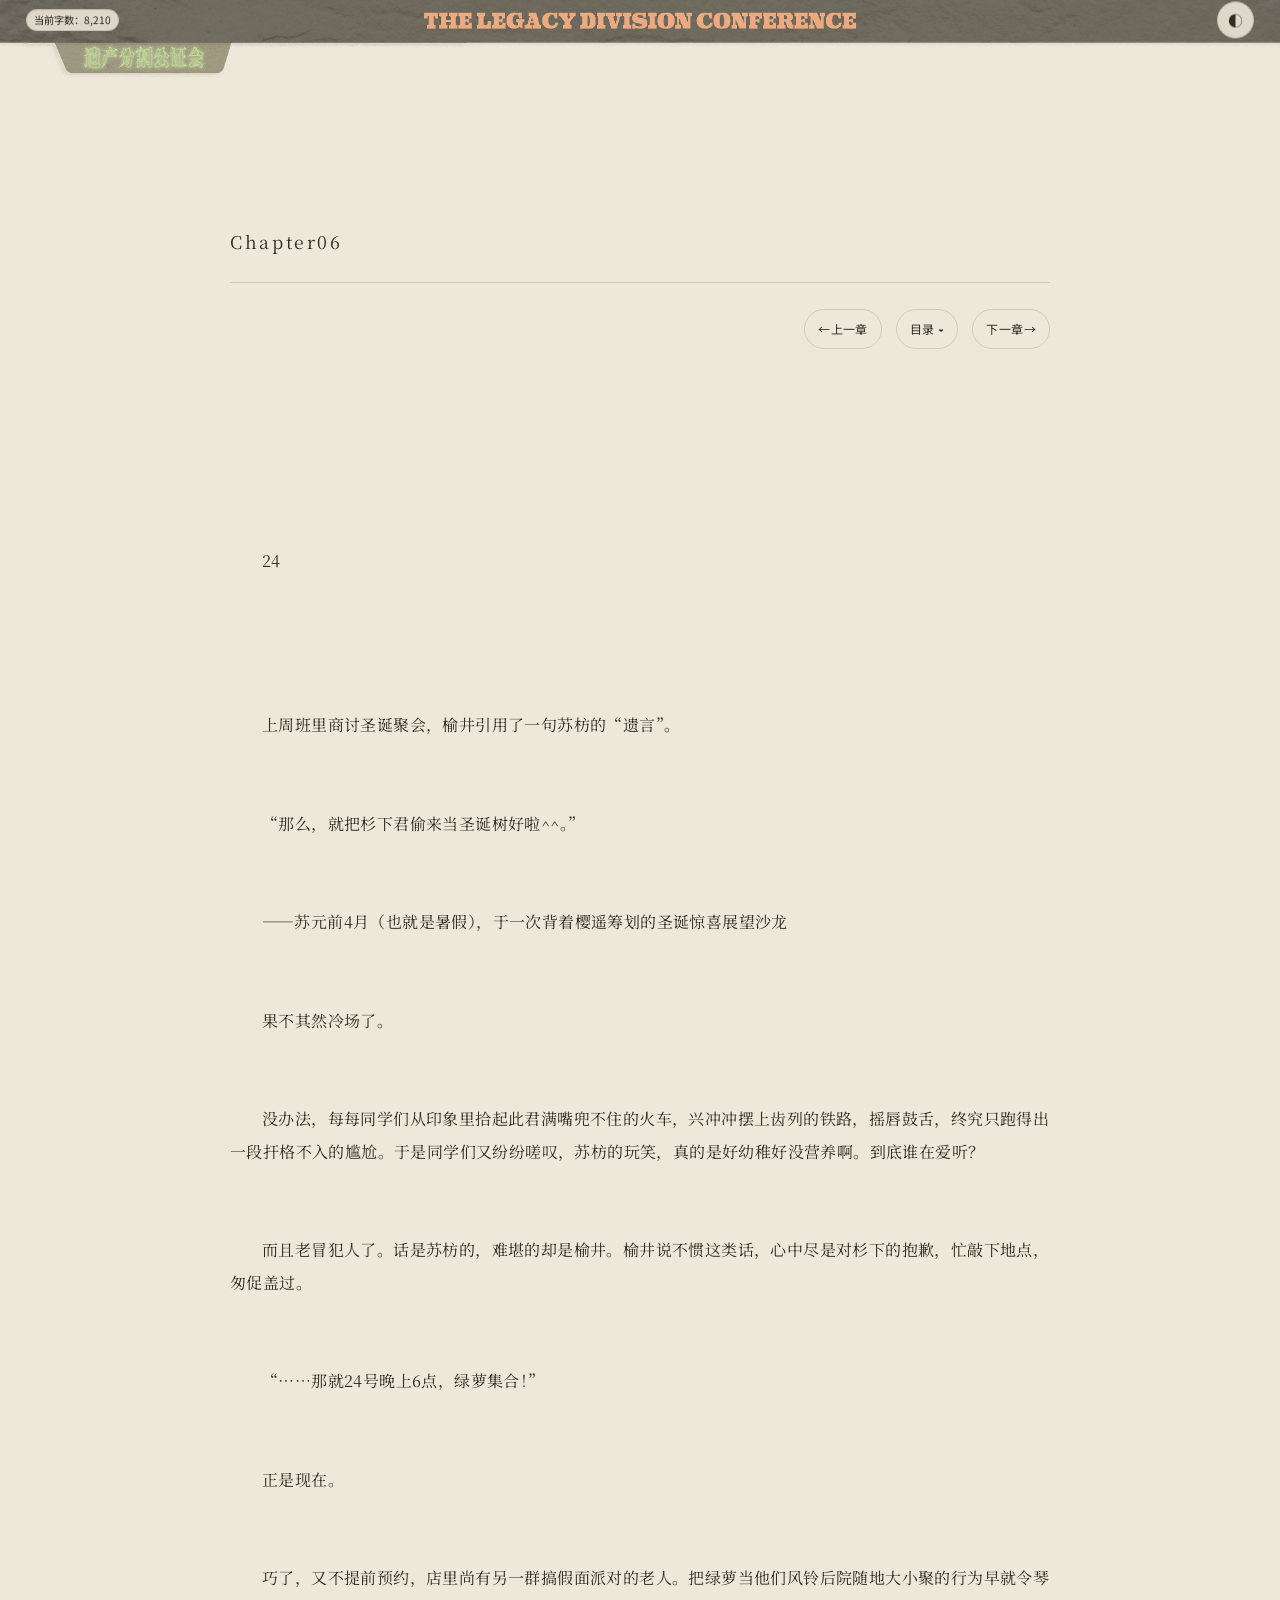
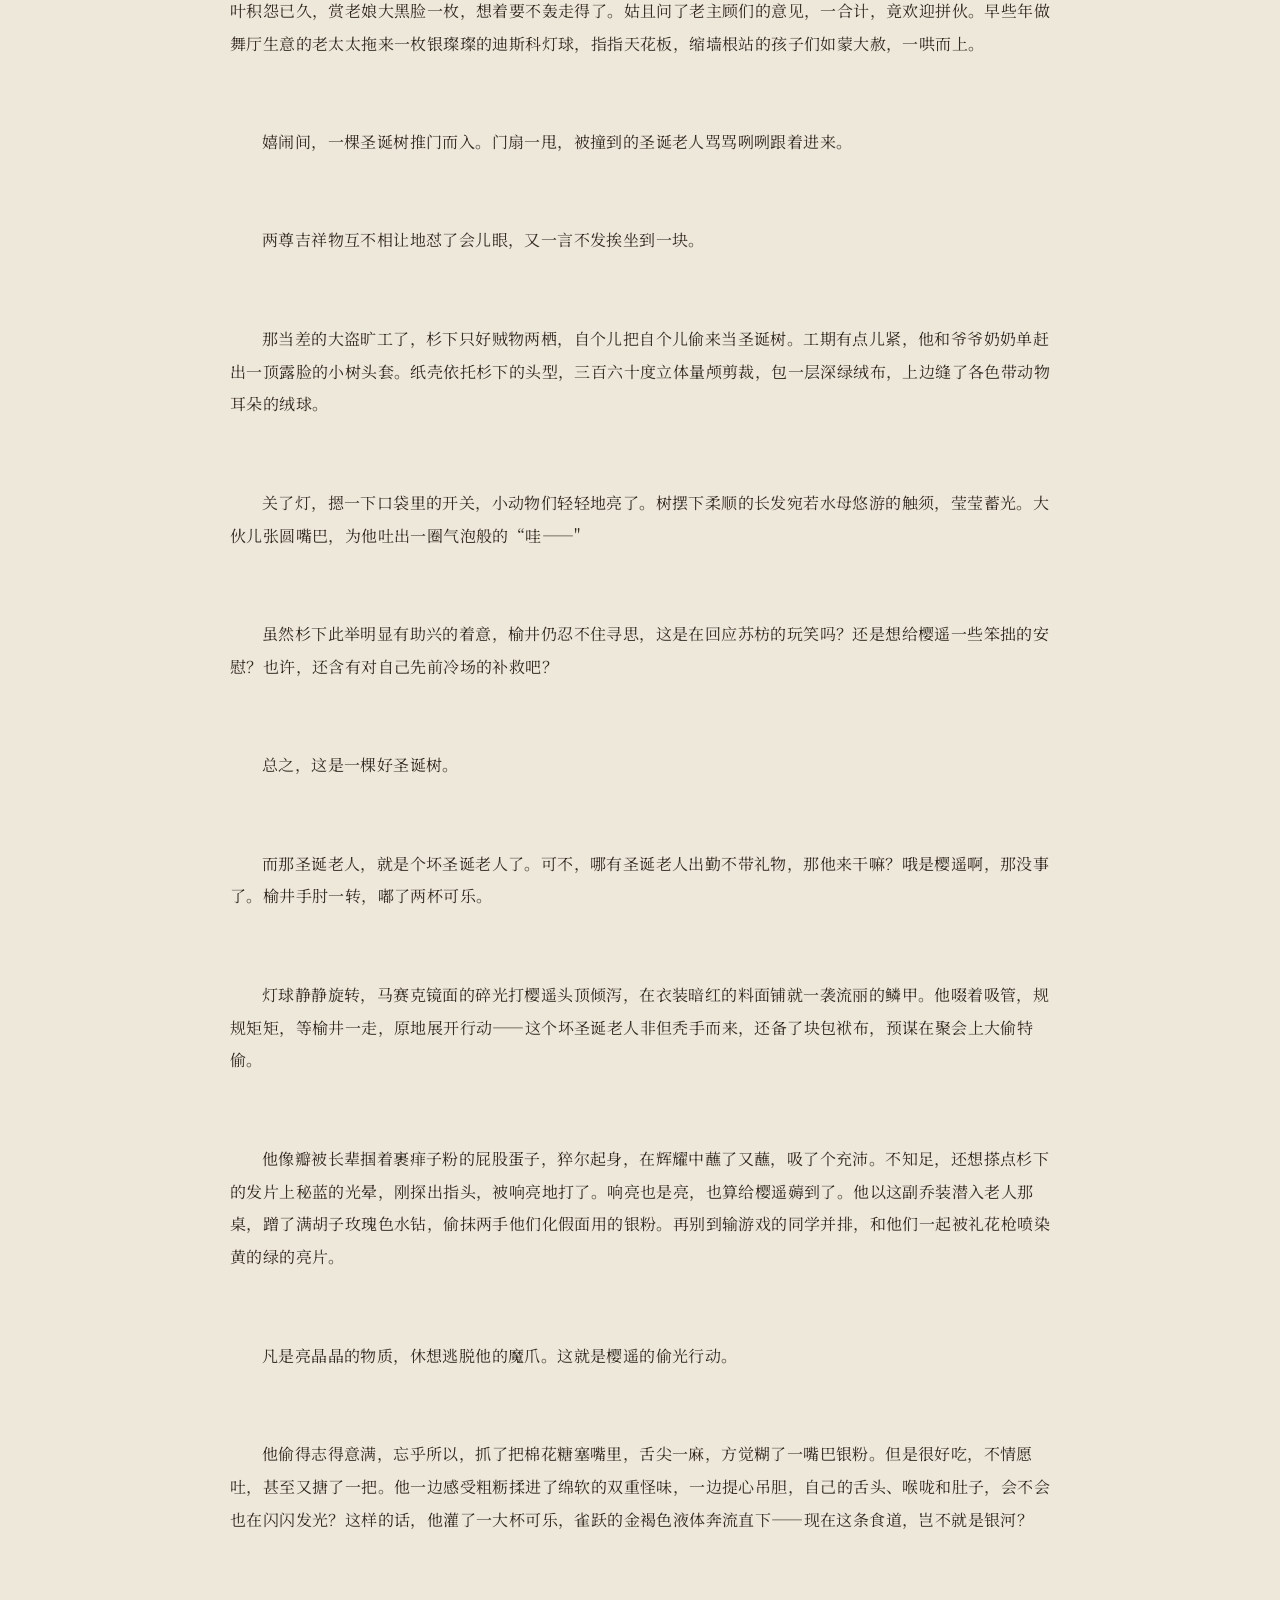
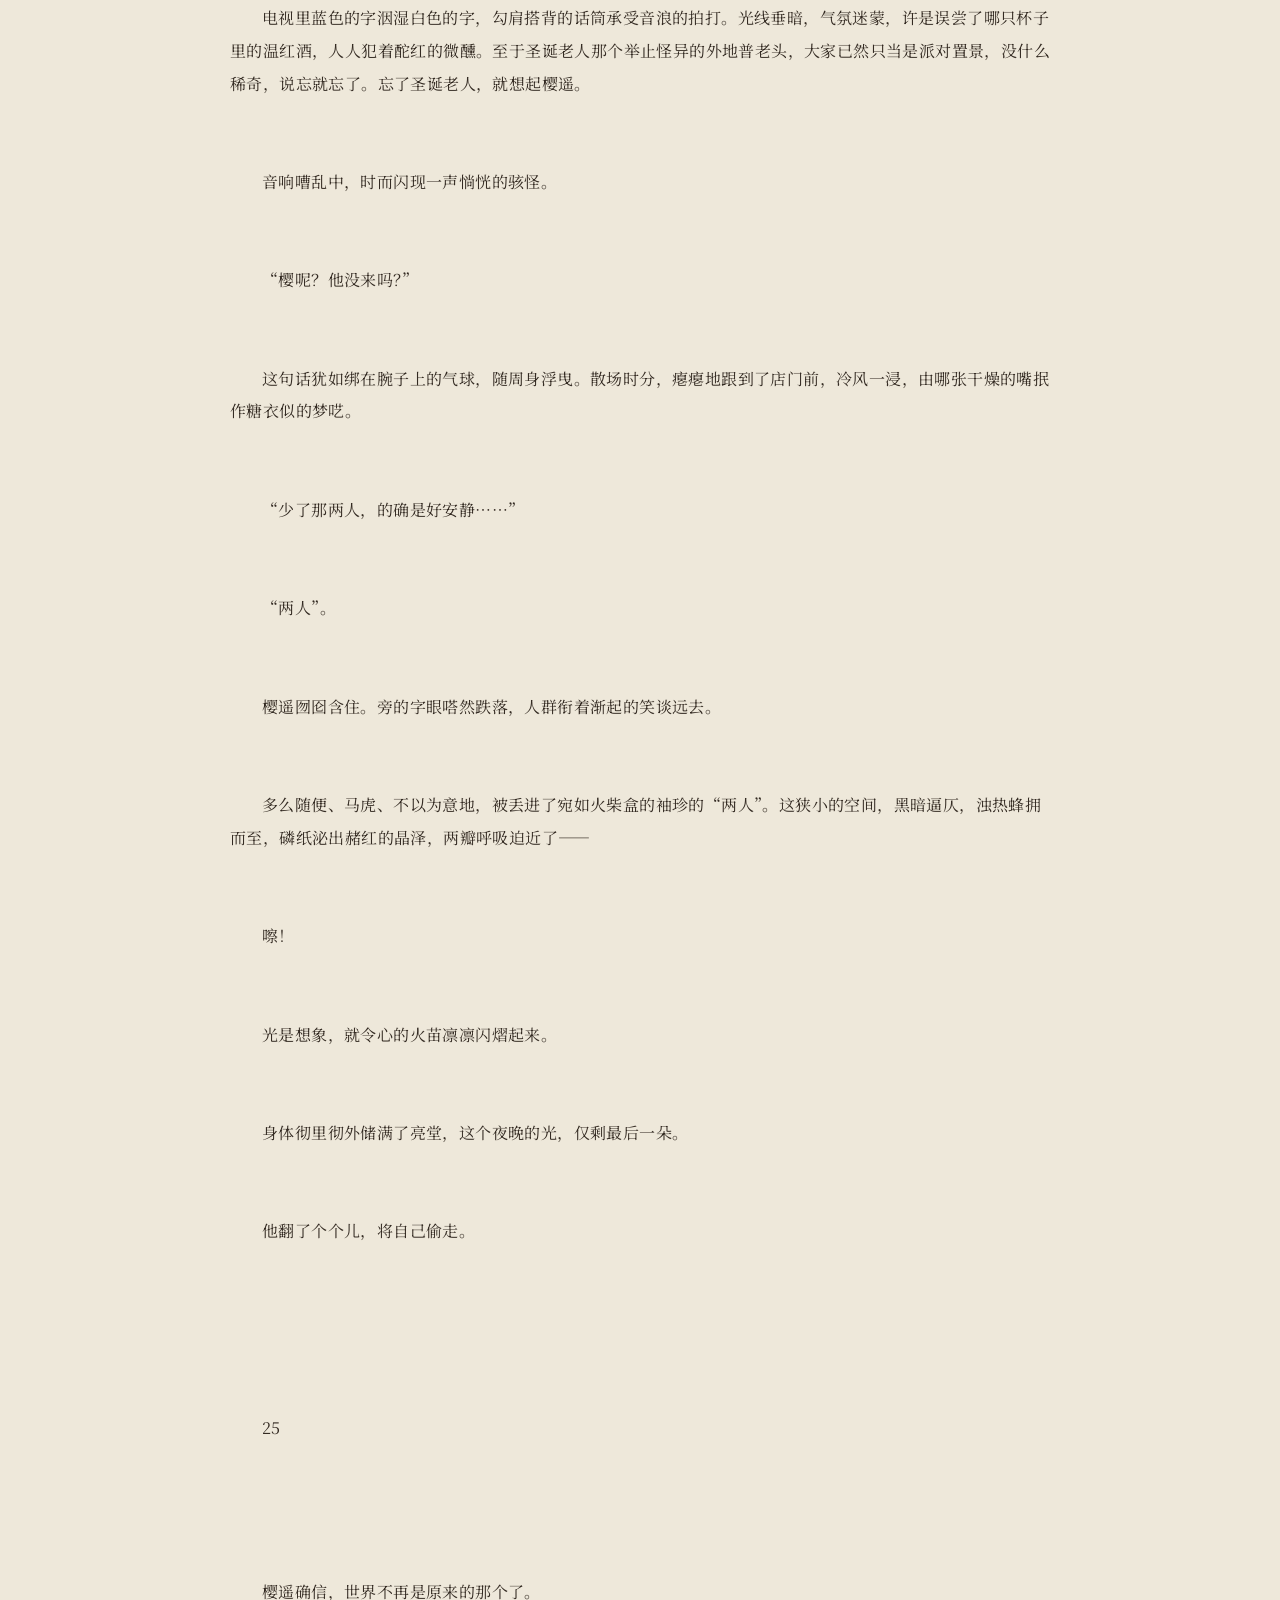
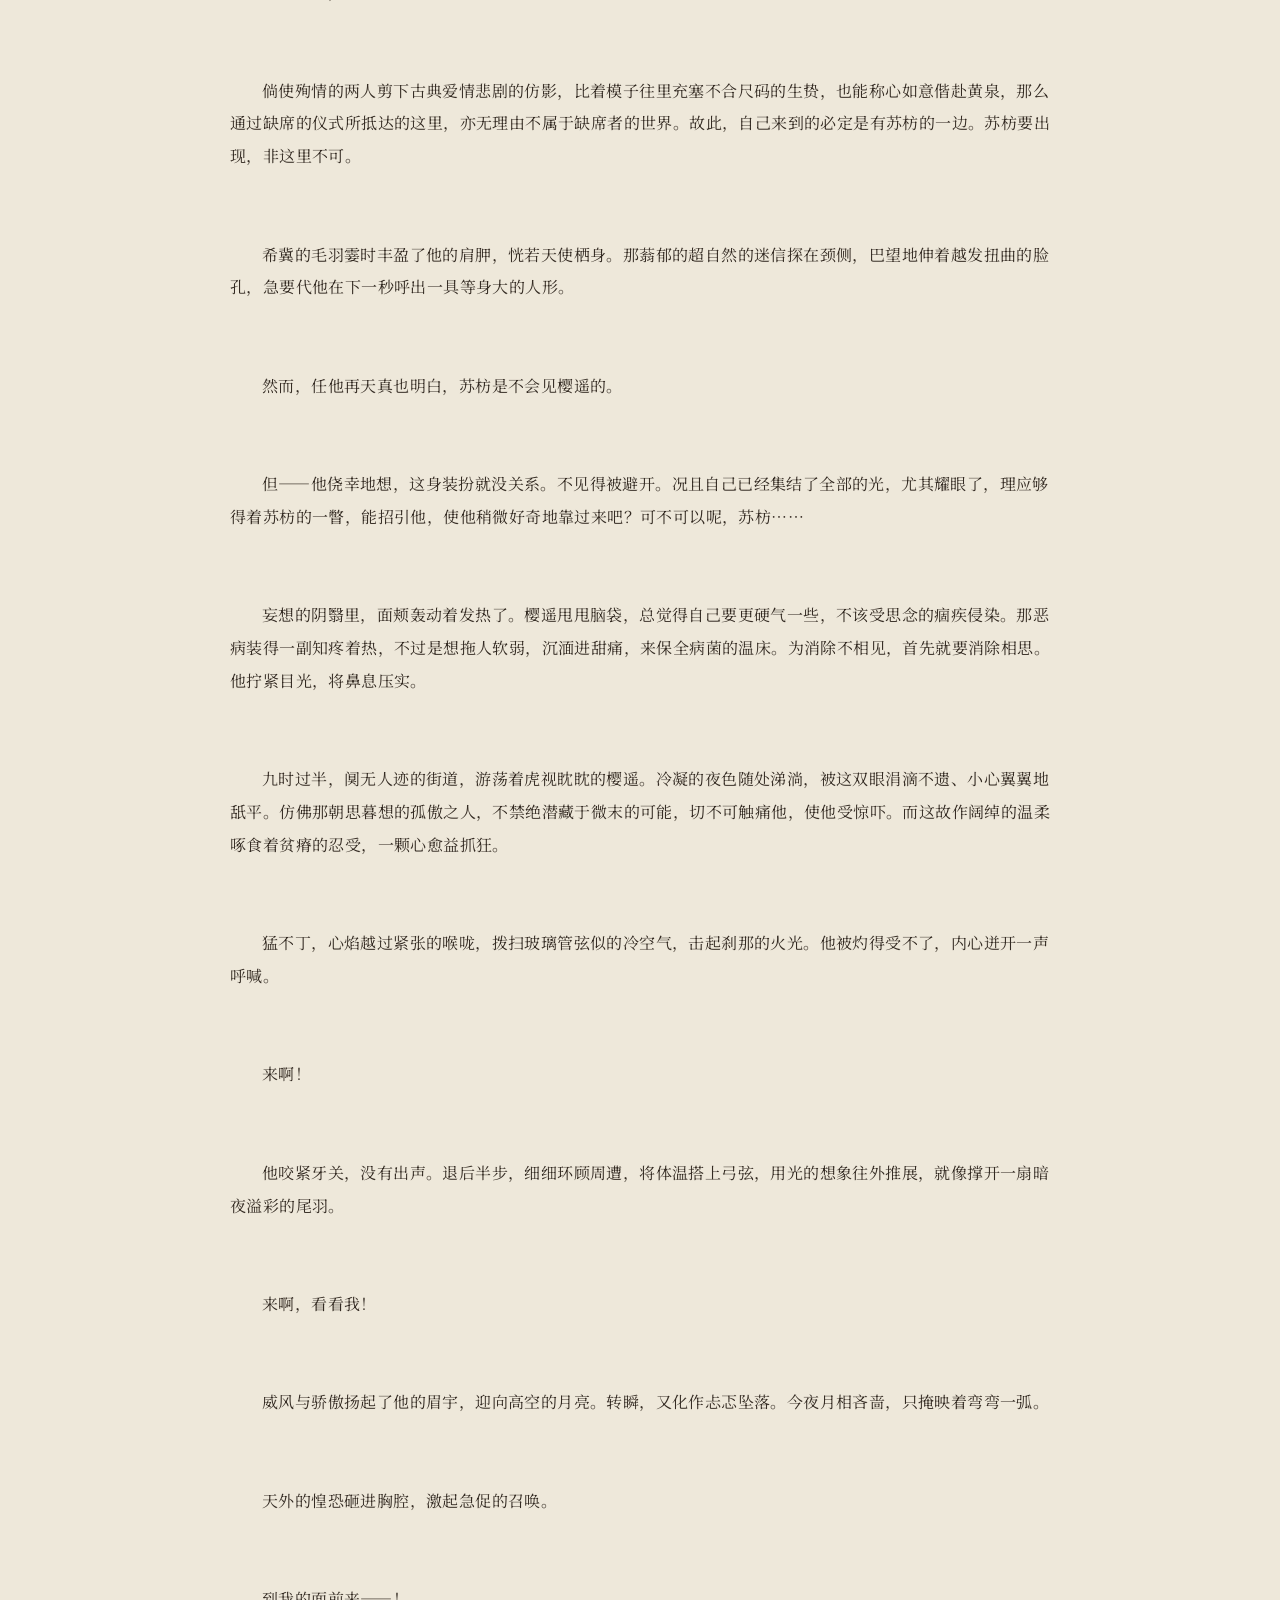
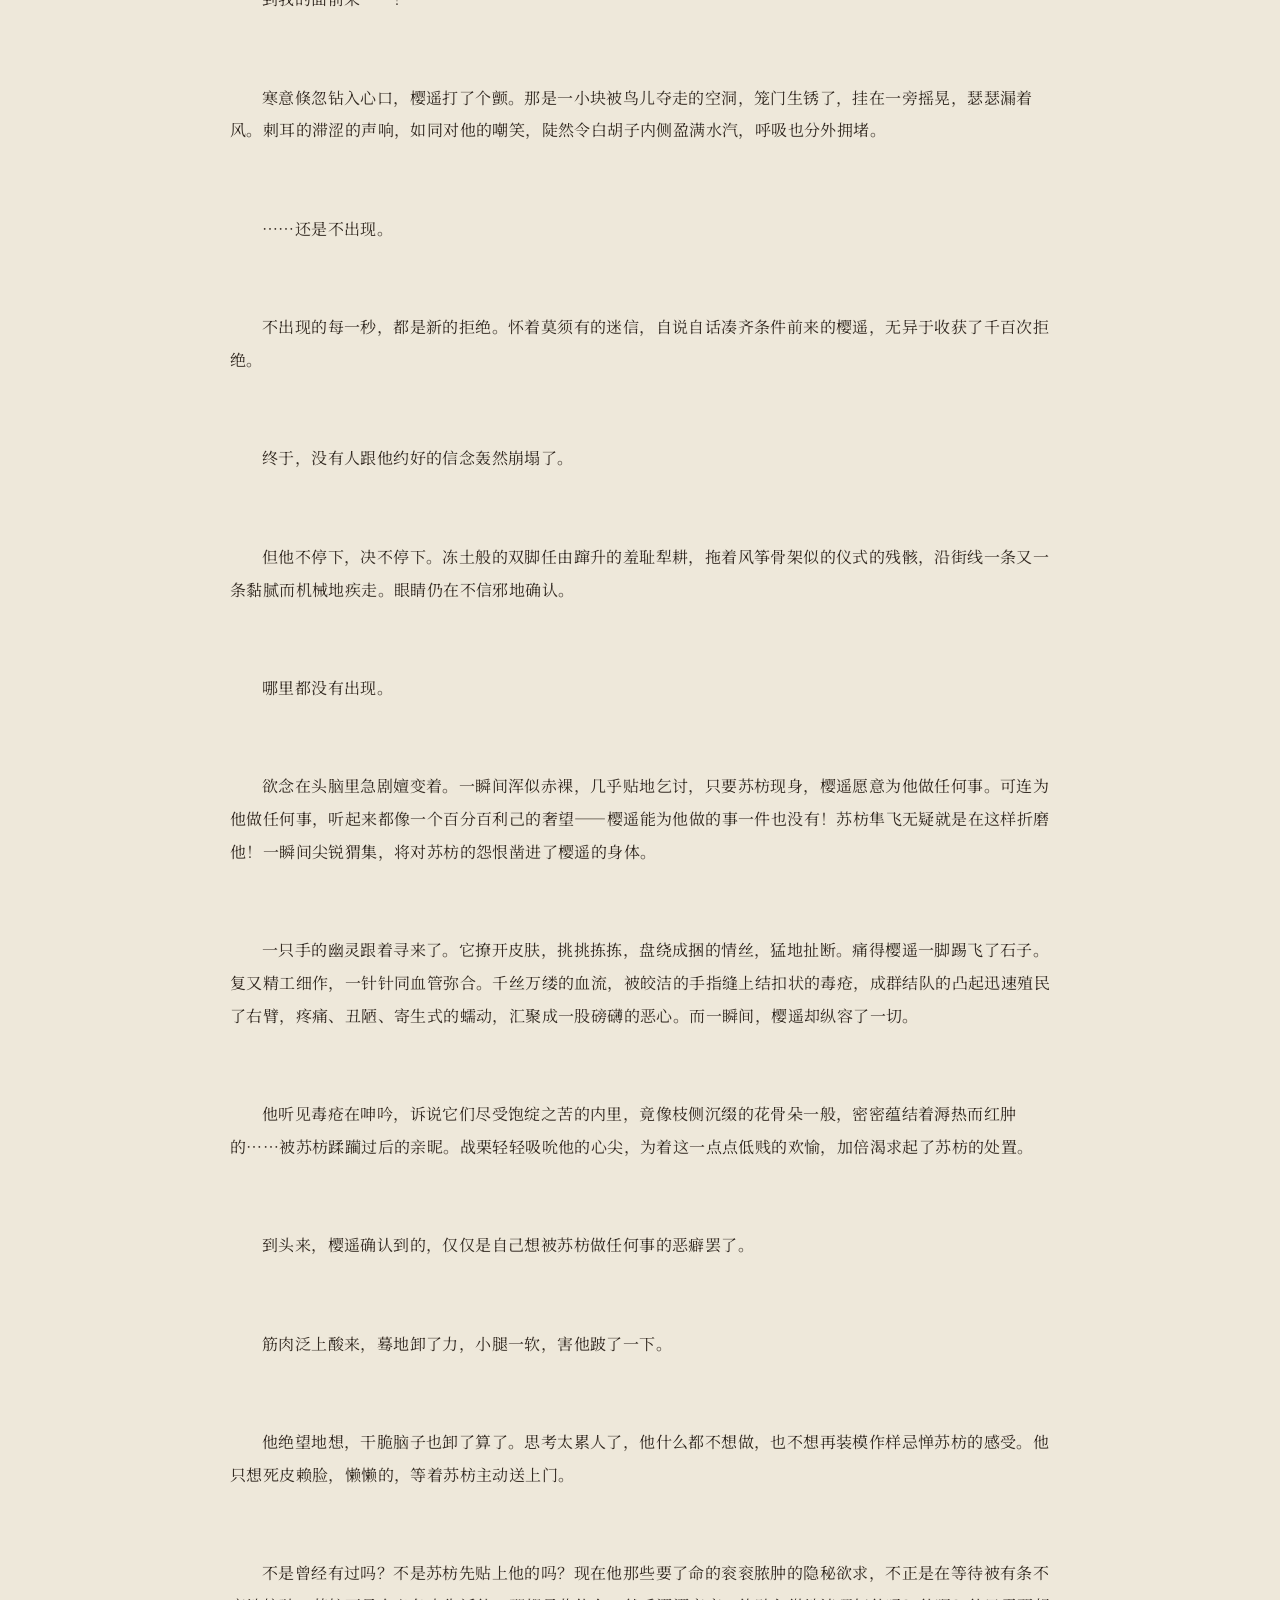
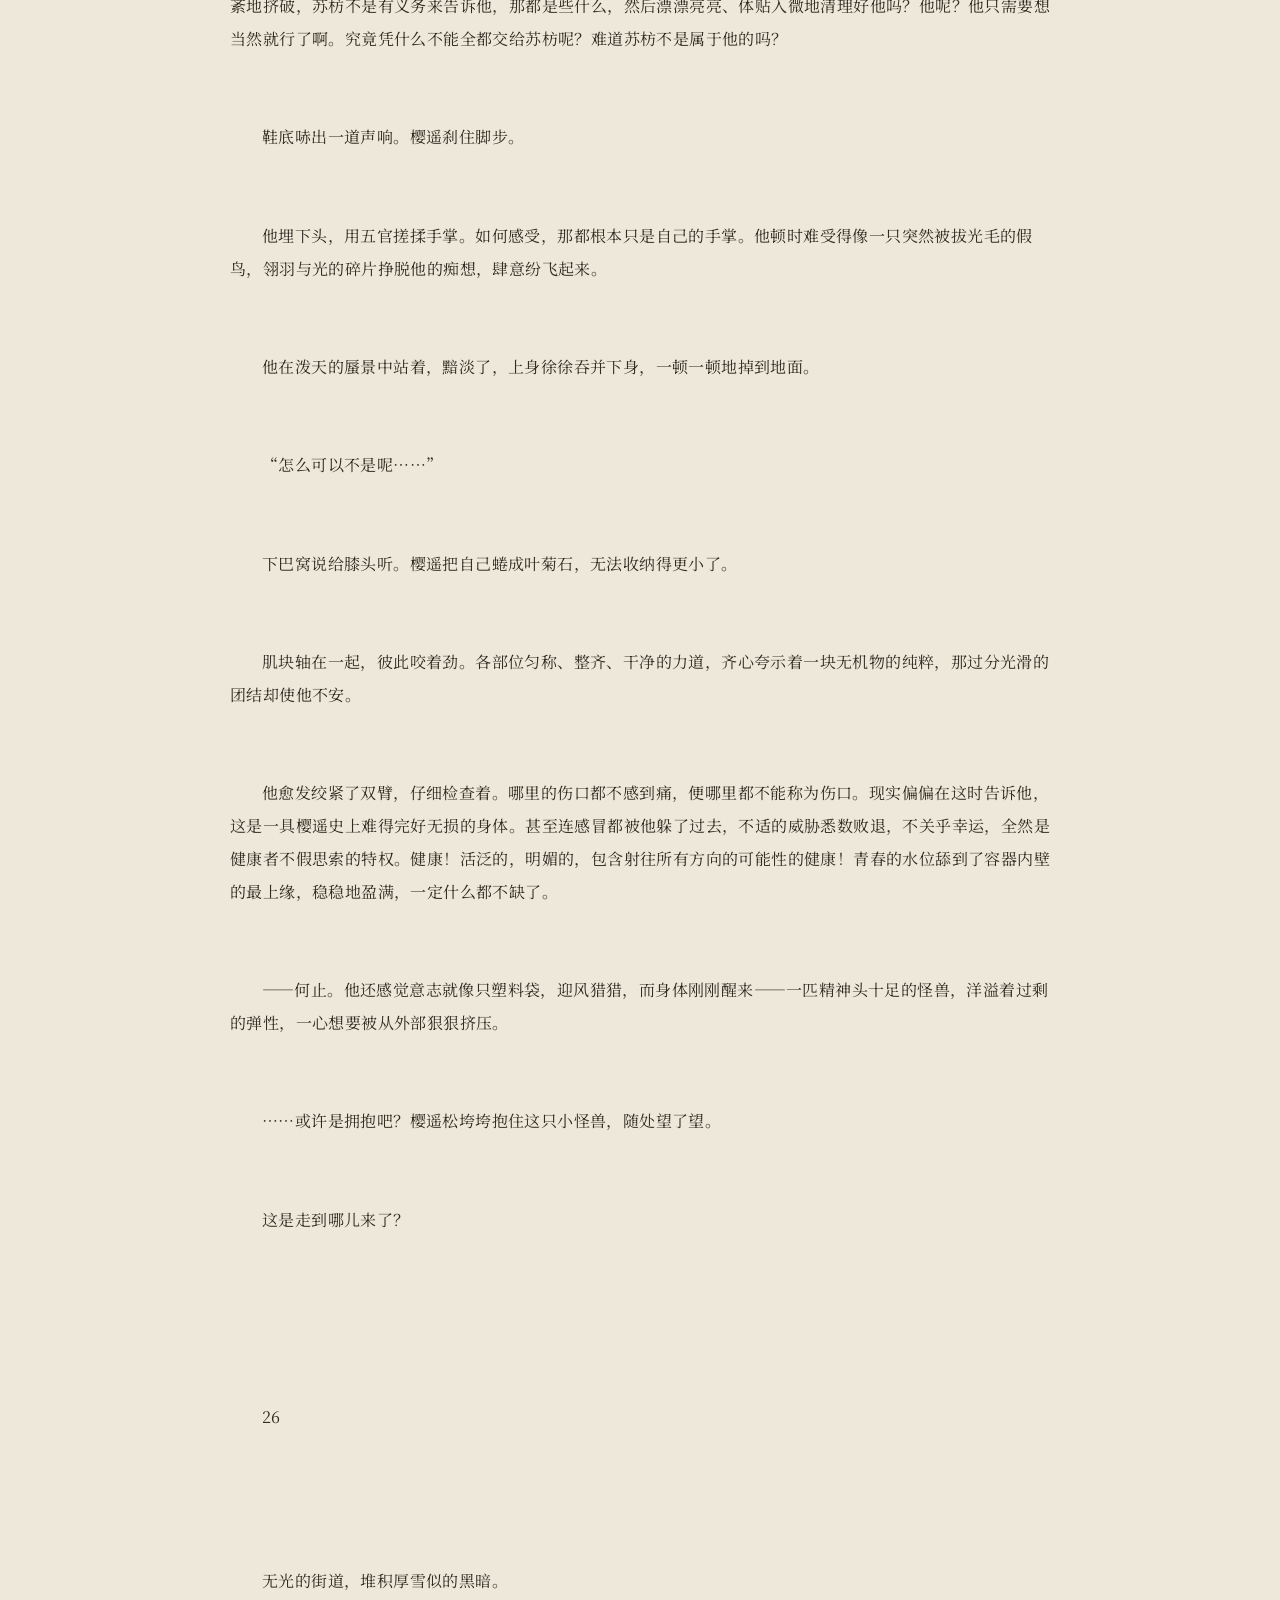
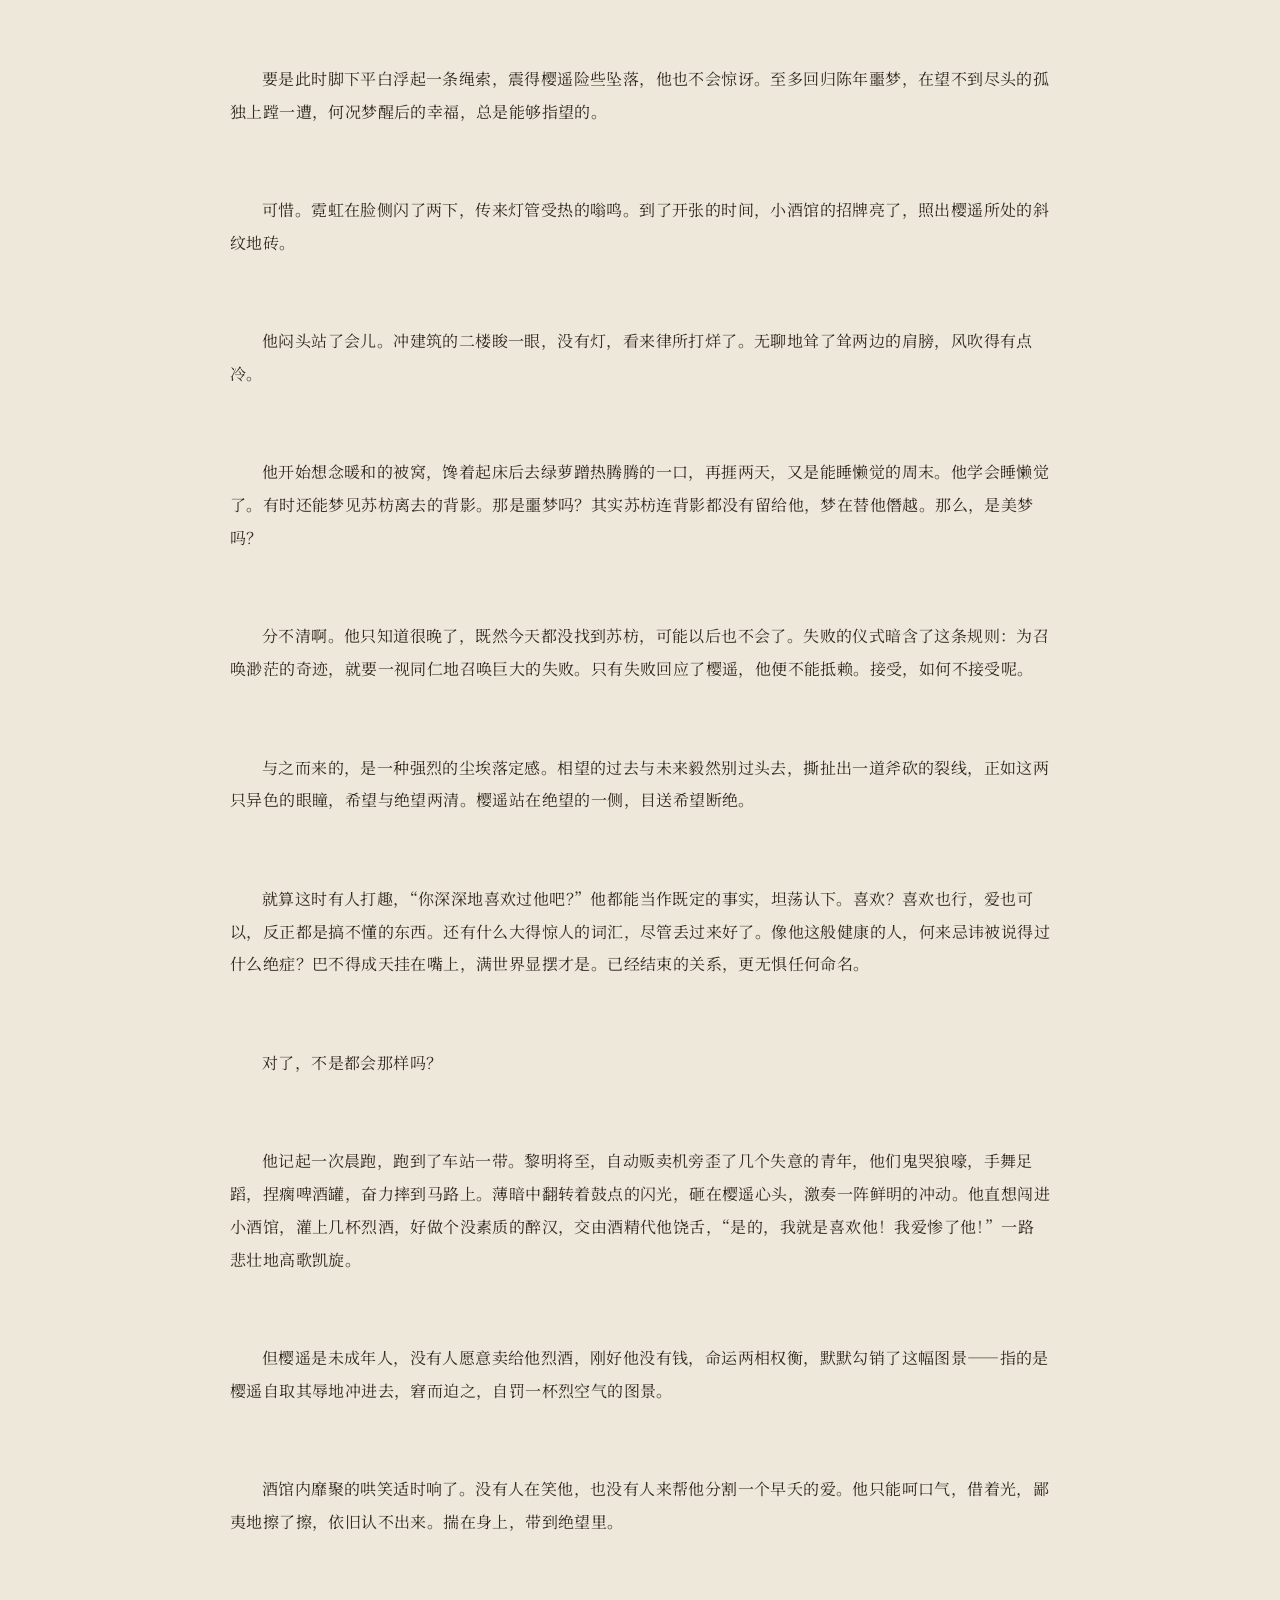
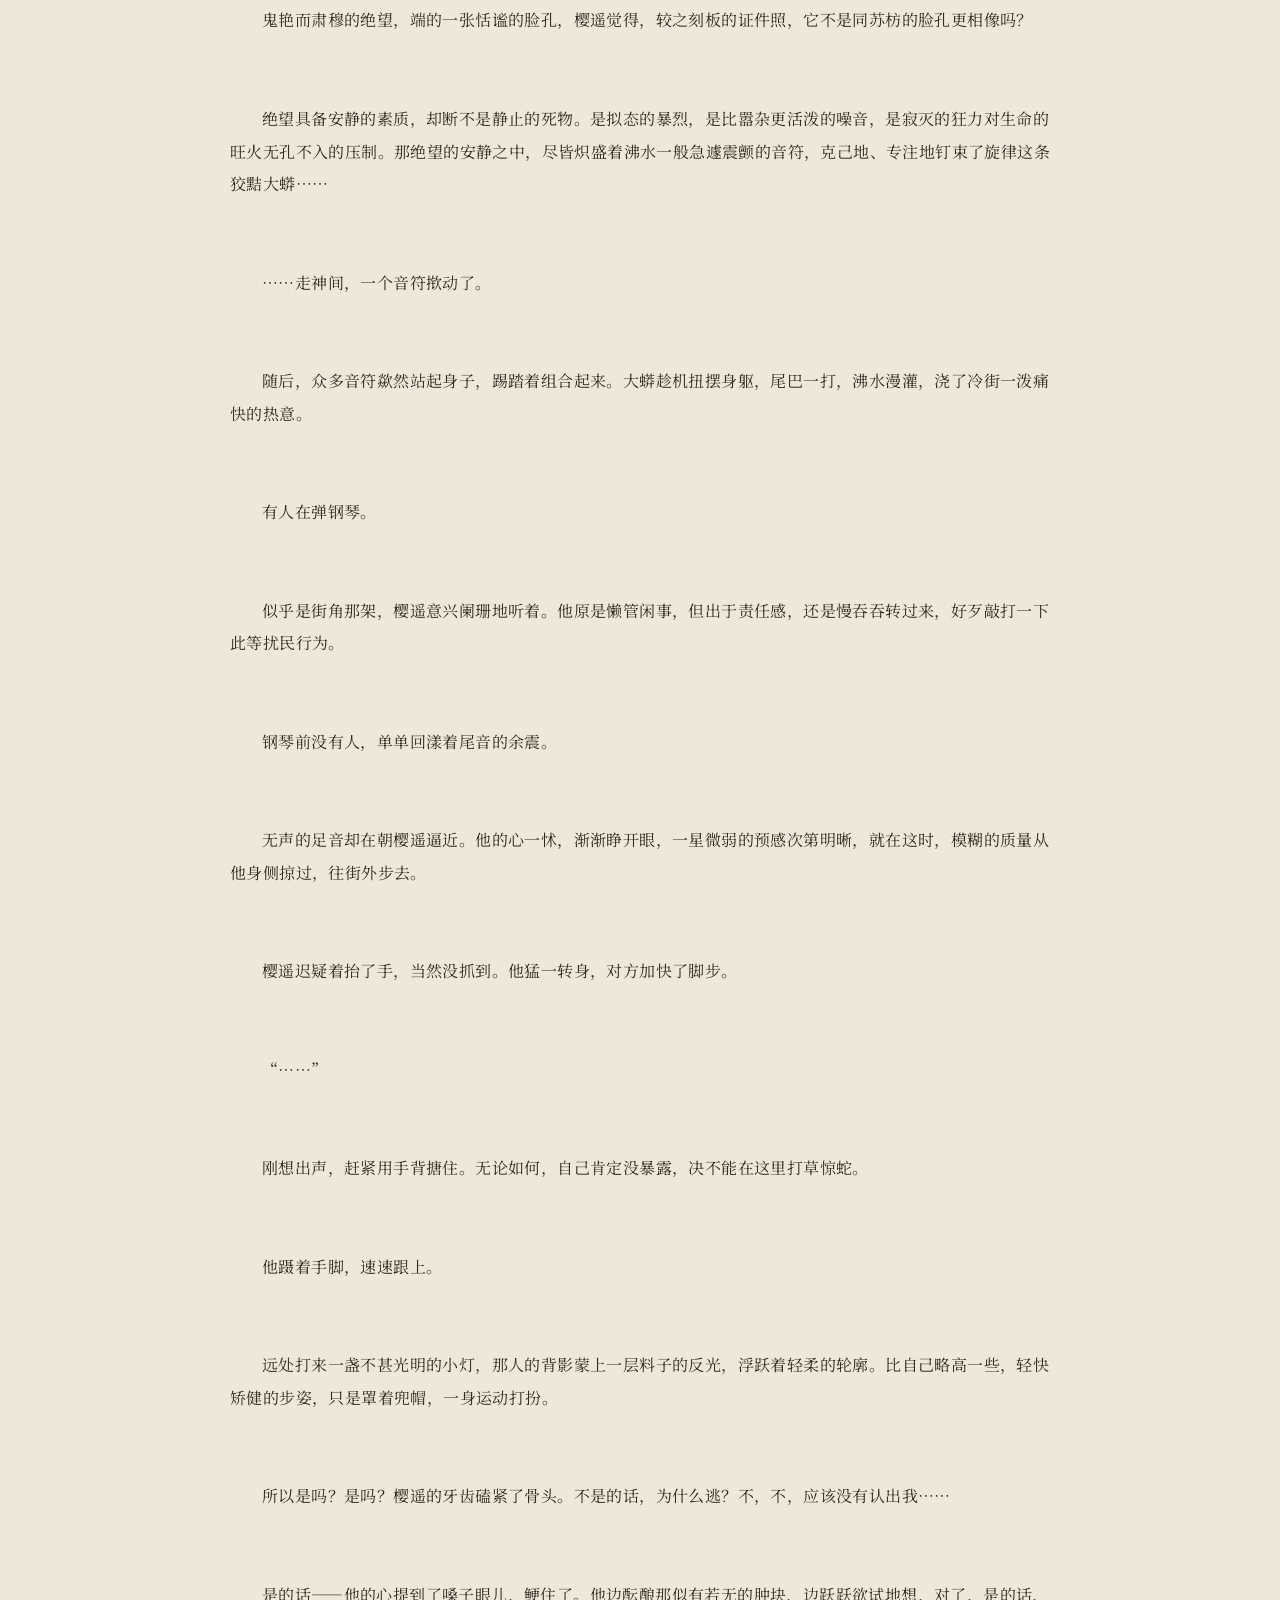
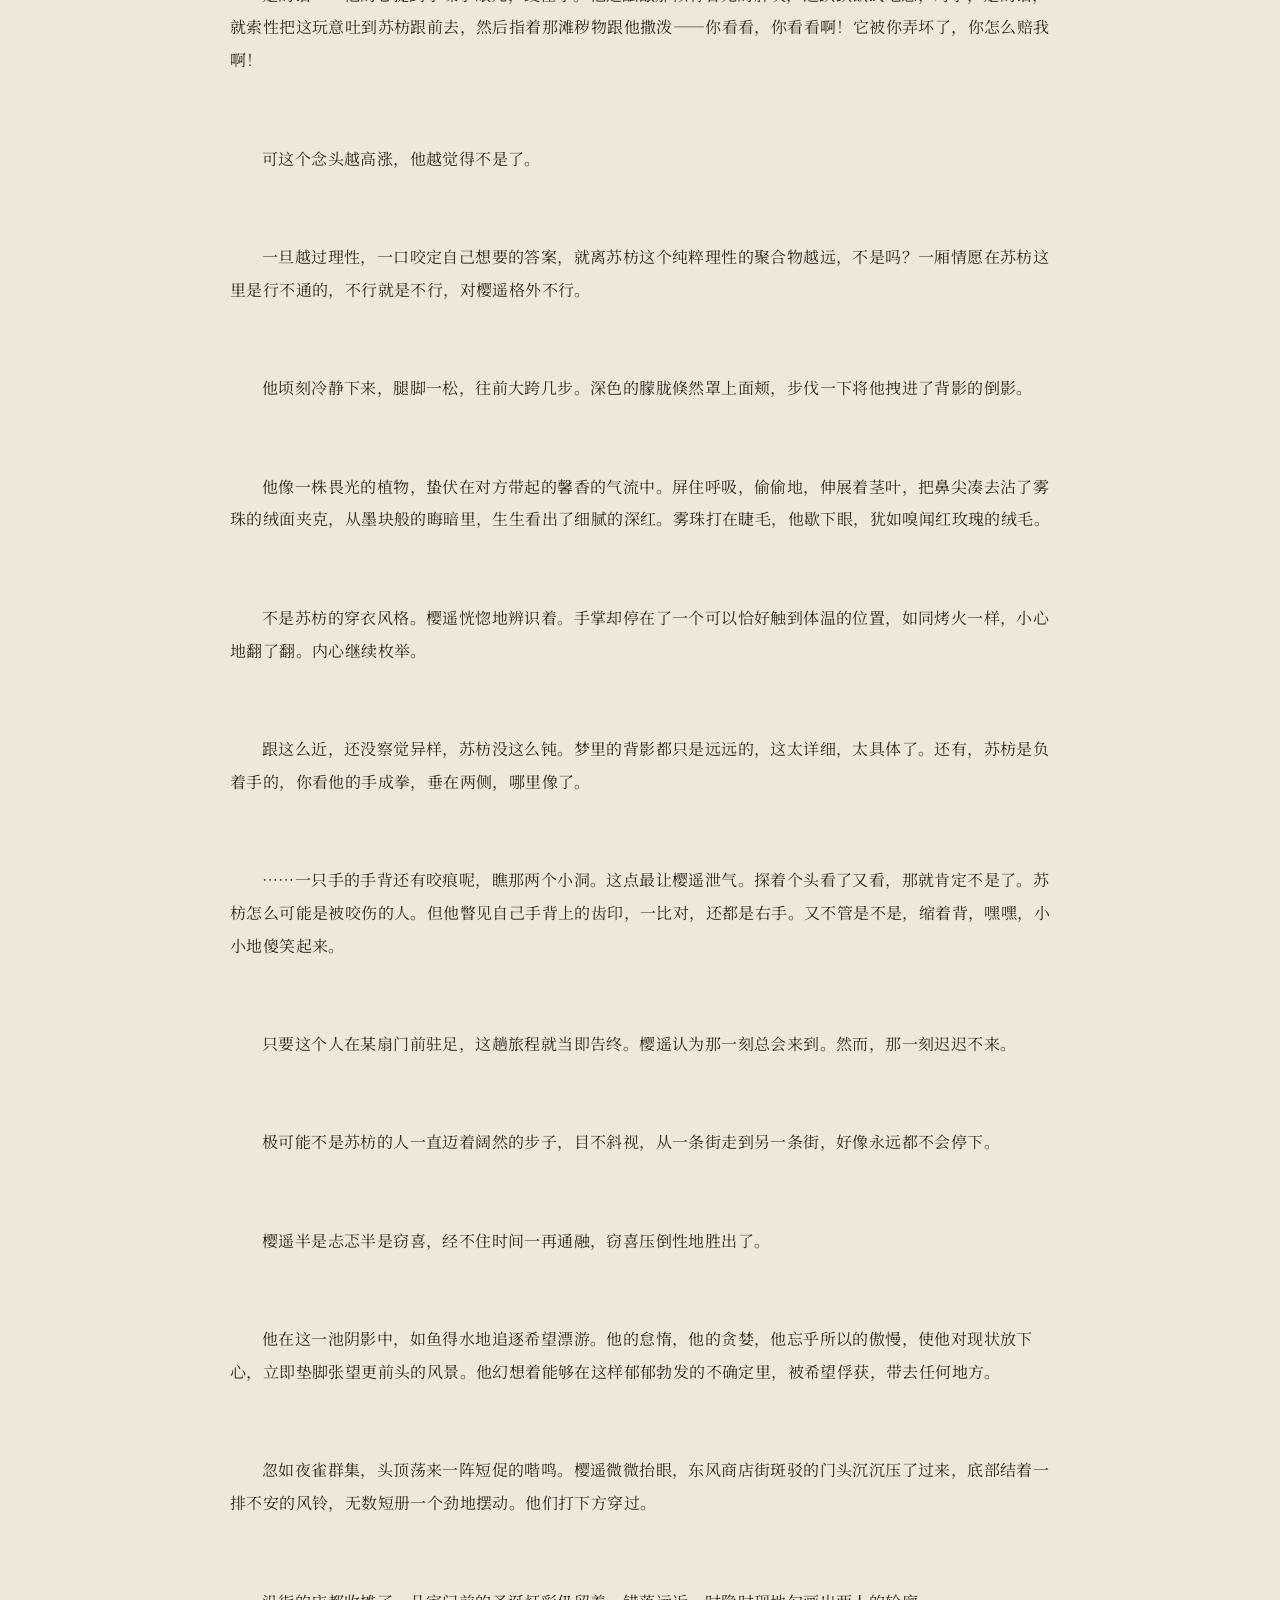
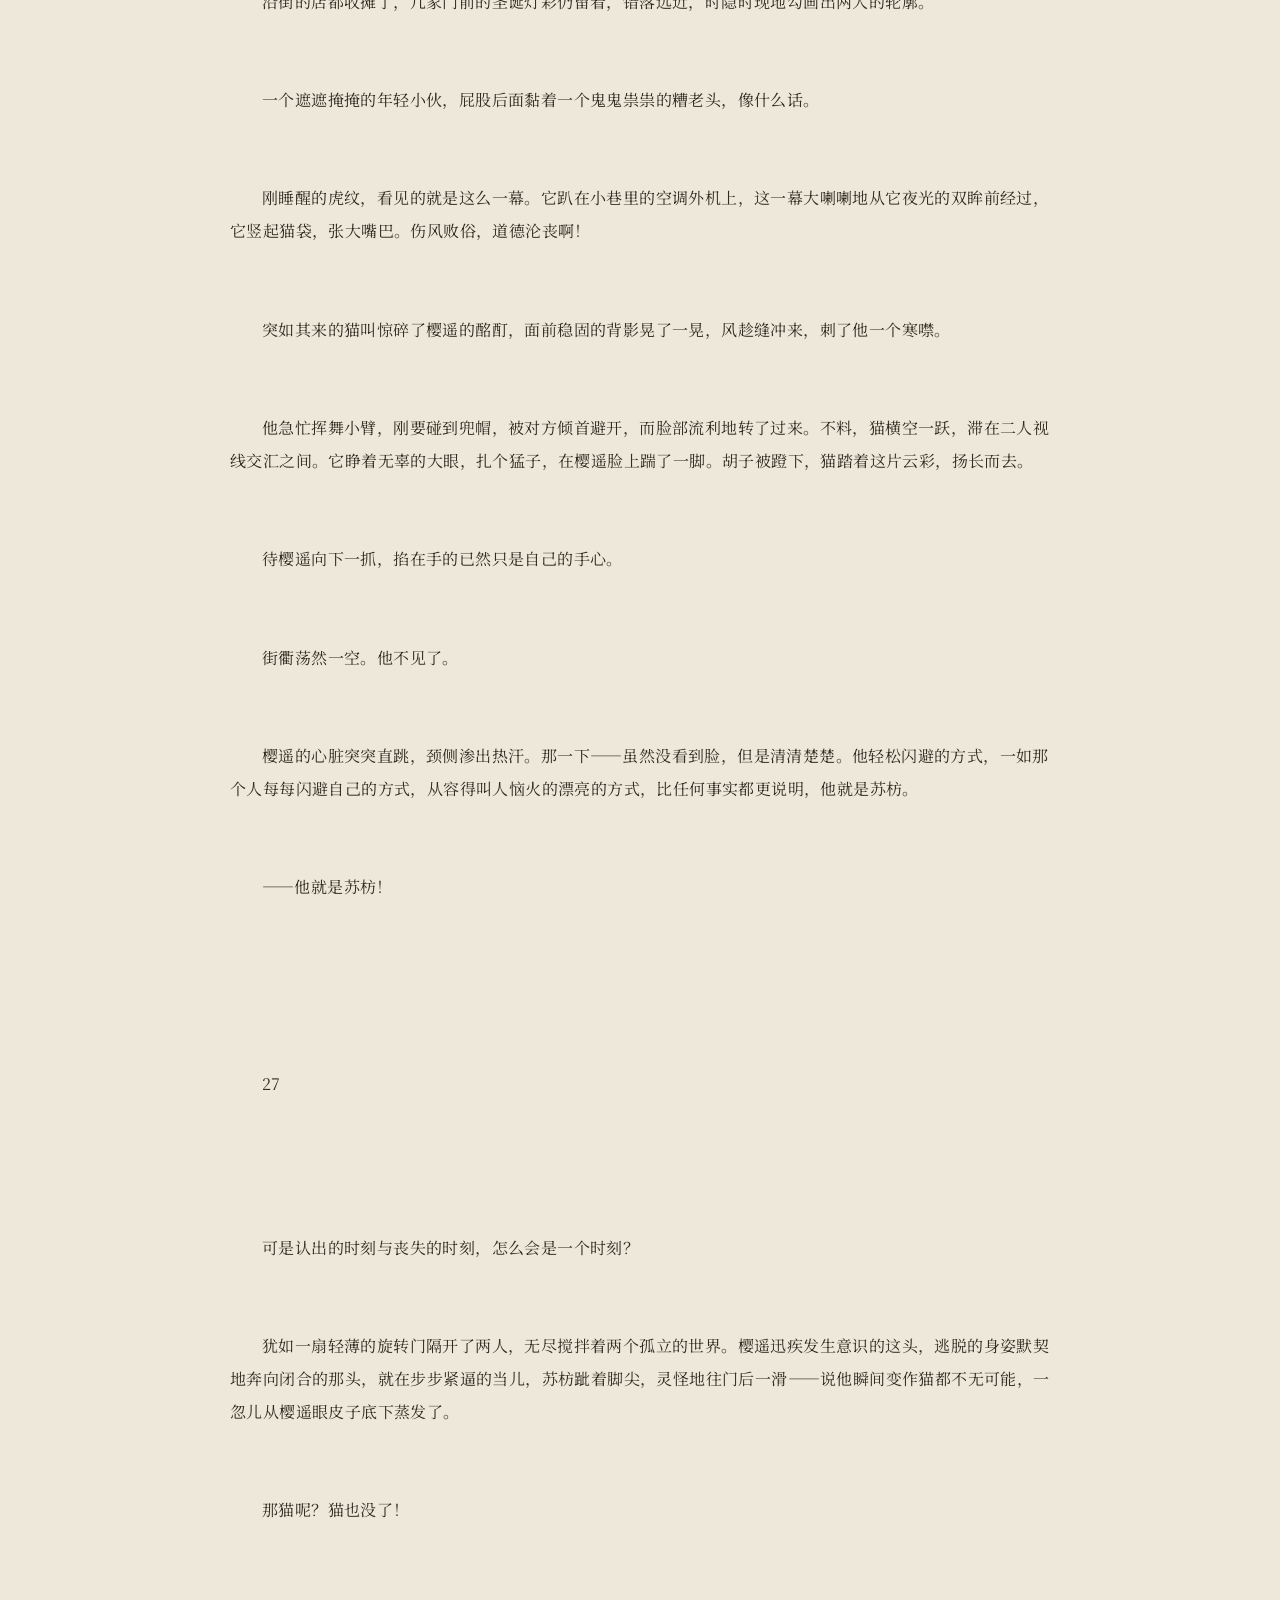
<file: 06.html>
<!doctype html>
<html lang="zh-CN"><head><meta charset="utf-8"><meta name="viewport" content="width=device-width,initial-scale=1"><meta name="color-scheme" content="light dark"><title>Chapter06 · 遗产分割公证会</title><script>try{const t=Number(sessionStorage.getItem("legacy-chapter-entry"));sessionStorage.removeItem("legacy-chapter-entry");if(t&&Date.now()-t>=0&&Date.now()-t<15000)document.documentElement.classList.add("legacy-chapter-entry")}catch{}</script>
<link rel="preconnect" href="https://fonts.googleapis.com">
  <link rel="preconnect" href="https://fonts.gstatic.com" crossorigin>
  <link href="https://fonts.googleapis.com/css2?family=Noto+Sans+SC:wght@300;400;500&family=Noto+Serif+SC:wght@400;600&display=swap" rel="stylesheet"><link rel="stylesheet" href="style.css?v=1"><script defer src="https://static.cloudflareinsights.com/beacon.min.js" data-cf-beacon='{"token":"cc3326733543405881d645b008275c07"}'></script><link rel="stylesheet" href="site.css?v=2"><link rel="stylesheet" href="reader-ui.css?v=1"></head><body><header class="site-header"><a class="site-home site-name" href="index.html" aria-label="返回作品目录">遗产分割公证会</a><div class="word-count">当前字数：8,210</div><div class="toolbar"><button class="round" id="settingsButton" aria-label="阅读设置" aria-controls="settingsPanel" aria-expanded="false">◐</button></div></header><aside class="panel" id="settingsPanel" aria-label="阅读设置" inert>
    <div class="panel-head"><span>阅读设置</span><button class="close" data-close>关闭</button></div>
    <div class="group"><span class="label">字体</span><div class="options font-options"><button class="choice active" data-font="serif">思源宋体</button><button class="choice" data-font="sans">思源黑体</button><button class="choice" data-font="light">苹方细体</button><button class="choice" data-font="system">手机系统</button></div></div>
    <div class="group"><span class="label">字号</span><div class="options sizes"><button class="choice" data-size="12">一咪咪</button><button class="choice" data-size="14">特小</button><button class="choice active" data-size="16">小</button><button class="choice" data-size="18">适中</button><button class="choice" data-size="20">大</button><button class="choice" data-size="23">特大</button></div></div>
    <div class="group"><span class="label">底色与文字</span><div class="palettes" id="palettes"></div></div>
  </aside><main><h1 class="chapter-heading">Chapter06</h1><nav class="chapter-nav" aria-label="页首章节导航"><a rel="prev" href="05.html">←上一章</a><details class="toc-dropdown"><summary>目录</summary><nav class="toc-menu" aria-label="章节目录"><a href="index.html">全部目录</a><a href="01.html">Chapter01</a><a href="02.html">Chapter02</a><a href="03.html">Chapter03</a><a href="04.html">Chapter04</a><a href="05.html">Chapter05</a><a href="06.html" aria-current="page">Chapter06</a><a href="07.html">Chapter07</a></nav></details><a rel="next" href="07.html">下一章→</a></nav><article class="chapter-body" aria-label="第06章"><div class="prose-line" data-source-line="0">24</div><div class="blank-line" data-source-line="1" aria-hidden="true"></div><div class="blank-line" data-source-line="2" aria-hidden="true"></div><div class="blank-line" data-source-line="3" aria-hidden="true"></div><div class="prose-line" data-source-line="4">上周班里商讨圣诞聚会，榆井引用了一句苏枋的“遗言”。</div><div class="blank-line" data-source-line="5" aria-hidden="true"></div><div class="prose-line" data-source-line="6">“那么，就把杉下君偷来当圣诞树好啦^^。”</div><div class="blank-line" data-source-line="7" aria-hidden="true"></div><div class="prose-line" data-source-line="8">——苏元前4月（也就是暑假），于一次背着樱遥筹划的圣诞惊喜展望沙龙</div><div class="blank-line" data-source-line="9" aria-hidden="true"></div><div class="prose-line" data-source-line="10">果不其然冷场了。</div><div class="blank-line" data-source-line="11" aria-hidden="true"></div><div class="prose-line" data-source-line="12">没办法，每每同学们从印象里拾起此君满嘴兜不住的火车，兴冲冲摆上齿列的铁路，摇唇鼓舌，终究只跑得出一段扞格不入的尴尬。于是同学们又纷纷嗟叹，苏枋的玩笑，真的是好幼稚好没营养啊。到底谁在爱听？</div><div class="blank-line" data-source-line="13" aria-hidden="true"></div><div class="prose-line" data-source-line="14">而且老冒犯人了。话是苏枋的，难堪的却是榆井。榆井说不惯这类话，心中尽是对杉下的抱歉，忙敲下地点，匆促盖过。</div><div class="blank-line" data-source-line="15" aria-hidden="true"></div><div class="prose-line" data-source-line="16">“……那就24号晚上6点，绿萝集合！”</div><div class="blank-line" data-source-line="17" aria-hidden="true"></div><div class="prose-line" data-source-line="18">正是现在。</div><div class="blank-line" data-source-line="19" aria-hidden="true"></div><div class="prose-line" data-source-line="20">巧了，又不提前预约，店里尚有另一群搞假面派对的老人。把绿萝当他们风铃后院随地大小聚的行为早就令琴叶积怨已久，赏老娘大黑脸一枚，想着要不轰走得了。姑且问了老主顾们的意见，一合计，竟欢迎拼伙。早些年做舞厅生意的老太太拖来一枚银璨璨的迪斯科灯球，指指天花板，缩墙根站的孩子们如蒙大赦，一哄而上。</div><div class="blank-line" data-source-line="21" aria-hidden="true"></div><div class="prose-line" data-source-line="22">嬉闹间，一棵圣诞树推门而入。门扇一甩，被撞到的圣诞老人骂骂咧咧跟着进来。</div><div class="blank-line" data-source-line="23" aria-hidden="true"></div><div class="prose-line" data-source-line="24">两尊吉祥物互不相让地怼了会儿眼，又一言不发挨坐到一块。</div><div class="blank-line" data-source-line="25" aria-hidden="true"></div><div class="prose-line" data-source-line="26">那当差的大盗旷工了，杉下只好贼物两栖，自个儿把自个儿偷来当圣诞树。工期有点儿紧，他和爷爷奶奶单赶出一顶露脸的小树头套。纸壳依托杉下的头型，三百六十度立体量颅剪裁，包一层深绿绒布，上边缝了各色带动物耳朵的绒球。</div><div class="blank-line" data-source-line="27" aria-hidden="true"></div><div class="prose-line" data-source-line="28">关了灯，摁一下口袋里的开关，小动物们轻轻地亮了。树摆下柔顺的长发宛若水母悠游的触须，莹莹蓄光。大伙儿张圆嘴巴，为他吐出一圈气泡般的“哇——&quot;</div><div class="blank-line" data-source-line="29" aria-hidden="true"></div><div class="prose-line" data-source-line="30">虽然杉下此举明显有助兴的着意，榆井仍忍不住寻思，这是在回应苏枋的玩笑吗？还是想给樱遥一些笨拙的安慰？也许，还含有对自己先前冷场的补救吧？</div><div class="blank-line" data-source-line="31" aria-hidden="true"></div><div class="prose-line" data-source-line="32">总之，这是一棵好圣诞树。</div><div class="blank-line" data-source-line="33" aria-hidden="true"></div><div class="prose-line" data-source-line="34">而那圣诞老人，就是个坏圣诞老人了。可不，哪有圣诞老人出勤不带礼物，那他来干嘛？哦是樱遥啊，那没事了。榆井手肘一转，嘟了两杯可乐。</div><div class="blank-line" data-source-line="35" aria-hidden="true"></div><div class="prose-line" data-source-line="36">灯球静静旋转，马赛克镜面的碎光打樱遥头顶倾泻，在衣装暗红的料面铺就一袭流丽的鳞甲。他啜着吸管，规规矩矩，等榆井一走，原地展开行动——这个坏圣诞老人非但秃手而来，还备了块包袱布，预谋在聚会上大偷特偷。</div><div class="blank-line" data-source-line="37" aria-hidden="true"></div><div class="prose-line" data-source-line="38">他像瓣被长辈掴着裹痱子粉的屁股蛋子，猝尔起身，在辉耀中蘸了又蘸，吸了个充沛。不知足，还想搽点杉下的发片上秘蓝的光晕，刚探出指头，被响亮地打了。响亮也是亮，也算给樱遥薅到了。他以这副乔装潜入老人那桌，蹭了满胡子玫瑰色水钻，偷抹两手他们化假面用的银粉。再别到输游戏的同学并排，和他们一起被礼花枪喷染黄的绿的亮片。</div><div class="blank-line" data-source-line="39" aria-hidden="true"></div><div class="prose-line" data-source-line="40">凡是亮晶晶的物质，休想逃脱他的魔爪。这就是樱遥的偷光行动。</div><div class="blank-line" data-source-line="41" aria-hidden="true"></div><div class="prose-line" data-source-line="42">他偷得志得意满，忘乎所以，抓了把棉花糖塞嘴里，舌尖一麻，方觉糊了一嘴巴银粉。但是很好吃，不情愿吐，甚至又搪了一把。他一边感受粗粝揉进了绵软的双重怪味，一边提心吊胆，自己的舌头、喉咙和肚子，会不会也在闪闪发光？这样的话，他灌了一大杯可乐，雀跃的金褐色液体奔流直下——现在这条食道，岂不就是银河？</div><div class="blank-line" data-source-line="43" aria-hidden="true"></div><div class="prose-line" data-source-line="44">电视里蓝色的字洇湿白色的字，勾肩搭背的话筒承受音浪的拍打。光线垂暗，气氛迷蒙，许是误尝了哪只杯子里的温红酒，人人犯着酡红的微醺。至于圣诞老人那个举止怪异的外地普老头，大家已然只当是派对置景，没什么稀奇，说忘就忘了。忘了圣诞老人，就想起樱遥。</div><div class="blank-line" data-source-line="45" aria-hidden="true"></div><div class="prose-line" data-source-line="46">音响嘈乱中，时而闪现一声惝恍的骇怪。</div><div class="blank-line" data-source-line="47" aria-hidden="true"></div><div class="prose-line" data-source-line="48">“樱呢？他没来吗？”</div><div class="blank-line" data-source-line="49" aria-hidden="true"></div><div class="prose-line" data-source-line="50">这句话犹如绑在腕子上的气球，随周身浮曳。散场时分，瘪瘪地跟到了店门前，冷风一浸，由哪张干燥的嘴抿作糖衣似的梦呓。</div><div class="blank-line" data-source-line="51" aria-hidden="true"></div><div class="prose-line" data-source-line="52">“少了那两人，的确是好安静……”</div><div class="blank-line" data-source-line="53" aria-hidden="true"></div><div class="prose-line" data-source-line="54">“两人”。</div><div class="blank-line" data-source-line="55" aria-hidden="true"></div><div class="prose-line" data-source-line="56">樱遥囫囵含住。旁的字眼嗒然跌落，人群衔着渐起的笑谈远去。</div><div class="blank-line" data-source-line="57" aria-hidden="true"></div><div class="prose-line" data-source-line="58">多么随便、马虎、不以为意地，被丢进了宛如火柴盒的袖珍的“两人”。这狭小的空间，黑暗逼仄，浊热蜂拥而至，磷纸泌出赭红的晶泽，两瓣呼吸迫近了——</div><div class="blank-line" data-source-line="59" aria-hidden="true"></div><div class="prose-line" data-source-line="60">嚓！</div><div class="blank-line" data-source-line="61" aria-hidden="true"></div><div class="prose-line" data-source-line="62">光是想象，就令心的火苗凛凛闪熠起来。</div><div class="blank-line" data-source-line="63" aria-hidden="true"></div><div class="prose-line" data-source-line="64">身体彻里彻外储满了亮堂，这个夜晚的光，仅剩最后一朵。</div><div class="blank-line" data-source-line="65" aria-hidden="true"></div><div class="prose-line" data-source-line="66">他翻了个个儿，将自己偷走。</div><div class="blank-line" data-source-line="67" aria-hidden="true"></div><div class="blank-line" data-source-line="68" aria-hidden="true"></div><div class="blank-line" data-source-line="69" aria-hidden="true"></div><div class="blank-line" data-source-line="70" aria-hidden="true"></div><div class="prose-line" data-source-line="71">25</div><div class="blank-line" data-source-line="72" aria-hidden="true"></div><div class="blank-line" data-source-line="73" aria-hidden="true"></div><div class="blank-line" data-source-line="74" aria-hidden="true"></div><div class="prose-line" data-source-line="75">樱遥确信，世界不再是原来的那个了。</div><div class="blank-line" data-source-line="76" aria-hidden="true"></div><div class="prose-line" data-source-line="77">倘使殉情的两人剪下古典爱情悲剧的仿影，比着模子往里充塞不合尺码的生贽，也能称心如意偕赴黄泉，那么通过缺席的仪式所抵达的这里，亦无理由不属于缺席者的世界。故此，自己来到的必定是有苏枋的一边。苏枋要出现，非这里不可。</div><div class="blank-line" data-source-line="78" aria-hidden="true"></div><div class="prose-line" data-source-line="79">希冀的毛羽霎时丰盈了他的肩胛，恍若天使栖身。那蓊郁的超自然的迷信探在颈侧，巴望地伸着越发扭曲的脸孔，急要代他在下一秒呼出一具等身大的人形。</div><div class="blank-line" data-source-line="80" aria-hidden="true"></div><div class="prose-line" data-source-line="81">然而，任他再天真也明白，苏枋是不会见樱遥的。</div><div class="blank-line" data-source-line="82" aria-hidden="true"></div><div class="prose-line" data-source-line="83">但——他侥幸地想，这身装扮就没关系。不见得被避开。况且自己已经集结了全部的光，尤其耀眼了，理应够得着苏枋的一瞥，能招引他，使他稍微好奇地靠过来吧？可不可以呢，苏枋……</div><div class="blank-line" data-source-line="84" aria-hidden="true"></div><div class="prose-line" data-source-line="85">妄想的阴翳里，面颊轰动着发热了。樱遥甩甩脑袋，总觉得自己要更硬气一些，不该受思念的痼疾侵染。那恶病装得一副知疼着热，不过是想拖人软弱，沉湎进甜痛，来保全病菌的温床。为消除不相见，首先就要消除相思。他拧紧目光，将鼻息压实。</div><div class="blank-line" data-source-line="86" aria-hidden="true"></div><div class="prose-line" data-source-line="87">九时过半，阒无人迹的街道，游荡着虎视眈眈的樱遥。冷凝的夜色随处涕淌，被这双眼涓滴不遗、小心翼翼地舐平。仿佛那朝思暮想的孤傲之人，不禁绝潜藏于微末的可能，切不可触痛他，使他受惊吓。而这故作阔绰的温柔啄食着贫瘠的忍受，一颗心愈益抓狂。</div><div class="blank-line" data-source-line="88" aria-hidden="true"></div><div class="prose-line" data-source-line="89">猛不丁，心焰越过紧张的喉咙，拨扫玻璃管弦似的冷空气，击起刹那的火光。他被灼得受不了，内心迸开一声呼喊。</div><div class="blank-line" data-source-line="90" aria-hidden="true"></div><div class="prose-line" data-source-line="91">来啊！</div><div class="blank-line" data-source-line="92" aria-hidden="true"></div><div class="prose-line" data-source-line="93">他咬紧牙关，没有出声。退后半步，细细环顾周遭，将体温搭上弓弦，用光的想象往外推展，就像撑开一扇暗夜溢彩的尾羽。</div><div class="blank-line" data-source-line="94" aria-hidden="true"></div><div class="prose-line" data-source-line="95">来啊，看看我！</div><div class="blank-line" data-source-line="96" aria-hidden="true"></div><div class="prose-line" data-source-line="97">威风与骄傲扬起了他的眉宇，迎向高空的月亮。转瞬，又化作忐忑坠落。今夜月相吝啬，只掩映着弯弯一弧。</div><div class="blank-line" data-source-line="98" aria-hidden="true"></div><div class="prose-line" data-source-line="99">天外的惶恐砸进胸腔，激起急促的召唤。</div><div class="blank-line" data-source-line="100" aria-hidden="true"></div><div class="prose-line" data-source-line="101">到我的面前来——！</div><div class="blank-line" data-source-line="102" aria-hidden="true"></div><div class="prose-line" data-source-line="103">寒意倏忽钻入心口，樱遥打了个颤。那是一小块被鸟儿夺走的空洞，笼门生锈了，挂在一旁摇晃，瑟瑟漏着风。刺耳的滞涩的声响，如同对他的嘲笑，陡然令白胡子内侧盈满水汽，呼吸也分外拥堵。</div><div class="blank-line" data-source-line="104" aria-hidden="true"></div><div class="prose-line" data-source-line="105">……还是不出现。</div><div class="blank-line" data-source-line="106" aria-hidden="true"></div><div class="prose-line" data-source-line="107">不出现的每一秒，都是新的拒绝。怀着莫须有的迷信，自说自话凑齐条件前来的樱遥，无异于收获了千百次拒绝。</div><div class="blank-line" data-source-line="108" aria-hidden="true"></div><div class="prose-line" data-source-line="109">终于，没有人跟他约好的信念轰然崩塌了。</div><div class="blank-line" data-source-line="110" aria-hidden="true"></div><div class="prose-line" data-source-line="111">但他不停下，决不停下。冻土般的双脚任由蹿升的羞耻犁耕，拖着风筝骨架似的仪式的残骸，沿街线一条又一条黏腻而机械地疾走。眼睛仍在不信邪地确认。</div><div class="blank-line" data-source-line="112" aria-hidden="true"></div><div class="prose-line" data-source-line="113">哪里都没有出现。</div><div class="blank-line" data-source-line="114" aria-hidden="true"></div><div class="prose-line" data-source-line="115">欲念在头脑里急剧嬗变着。一瞬间浑似赤裸，几乎贴地乞讨，只要苏枋现身，樱遥愿意为他做任何事。可连为他做任何事，听起来都像一个百分百利己的奢望——樱遥能为他做的事一件也没有！苏枋隼飞无疑就是在这样折磨他！一瞬间尖锐猬集，将对苏枋的怨恨凿进了樱遥的身体。</div><div class="blank-line" data-source-line="116" aria-hidden="true"></div><div class="prose-line" data-source-line="117">一只手的幽灵跟着寻来了。它撩开皮肤，挑挑拣拣，盘绕成捆的情丝，猛地扯断。痛得樱遥一脚踢飞了石子。复又精工细作，一针针同血管弥合。千丝万缕的血流，被皎洁的手指缝上结扣状的毒疮，成群结队的凸起迅速殖民了右臂，疼痛、丑陋、寄生式的蠕动，汇聚成一股磅礴的恶心。而一瞬间，樱遥却纵容了一切。</div><div class="blank-line" data-source-line="118" aria-hidden="true"></div><div class="prose-line" data-source-line="119">他听见毒疮在呻吟，诉说它们尽受饱绽之苦的内里，竟像枝侧沉缀的花骨朵一般，密密蕴结着溽热而红肿的……被苏枋蹂躏过后的亲昵。战栗轻轻吸吮他的心尖，为着这一点点低贱的欢愉，加倍渴求起了苏枋的处置。</div><div class="blank-line" data-source-line="120" aria-hidden="true"></div><div class="prose-line" data-source-line="121">到头来，樱遥确认到的，仅仅是自己想被苏枋做任何事的恶癖罢了。</div><div class="blank-line" data-source-line="122" aria-hidden="true"></div><div class="prose-line" data-source-line="123">筋肉泛上酸来，蓦地卸了力，小腿一软，害他跛了一下。</div><div class="blank-line" data-source-line="124" aria-hidden="true"></div><div class="prose-line" data-source-line="125">他绝望地想，干脆脑子也卸了算了。思考太累人了，他什么都不想做，也不想再装模作样忌惮苏枋的感受。他只想死皮赖脸，懒懒的，等着苏枋主动送上门。</div><div class="blank-line" data-source-line="126" aria-hidden="true"></div><div class="prose-line" data-source-line="127">不是曾经有过吗？不是苏枋先贴上他的吗？现在他那些要了命的衮衮脓肿的隐秘欲求，不正是在等待被有条不紊地挤破，苏枋不是有义务来告诉他，那都是些什么，然后漂漂亮亮、体贴入微地清理好他吗？他呢？他只需要想当然就行了啊。究竟凭什么不能全都交给苏枋呢？难道苏枋不是属于他的吗？</div><div class="blank-line" data-source-line="128" aria-hidden="true"></div><div class="prose-line" data-source-line="129">鞋底哧出一道声响。樱遥刹住脚步。</div><div class="blank-line" data-source-line="130" aria-hidden="true"></div><div class="prose-line" data-source-line="131">他埋下头，用五官搓揉手掌。如何感受，那都根本只是自己的手掌。他顿时难受得像一只突然被拔光毛的假鸟，翎羽与光的碎片挣脱他的痴想，肆意纷飞起来。</div><div class="blank-line" data-source-line="132" aria-hidden="true"></div><div class="prose-line" data-source-line="133">他在泼天的蜃景中站着，黯淡了，上身徐徐吞并下身，一顿一顿地掉到地面。</div><div class="blank-line" data-source-line="134" aria-hidden="true"></div><div class="prose-line" data-source-line="135">“怎么可以不是呢……”</div><div class="blank-line" data-source-line="136" aria-hidden="true"></div><div class="prose-line" data-source-line="137">下巴窝说给膝头听。樱遥把自己蜷成叶菊石，无法收纳得更小了。</div><div class="blank-line" data-source-line="138" aria-hidden="true"></div><div class="prose-line" data-source-line="139">肌块轴在一起，彼此咬着劲。各部位匀称、整齐、干净的力道，齐心夸示着一块无机物的纯粹，那过分光滑的团结却使他不安。</div><div class="blank-line" data-source-line="140" aria-hidden="true"></div><div class="prose-line" data-source-line="141">他愈发绞紧了双臂，仔细检查着。哪里的伤口都不感到痛，便哪里都不能称为伤口。现实偏偏在这时告诉他，这是一具樱遥史上难得完好无损的身体。甚至连感冒都被他躲了过去，不适的威胁悉数败退，不关乎幸运，全然是健康者不假思索的特权。健康！活泛的，明媚的，包含射往所有方向的可能性的健康！青春的水位舔到了容器内壁的最上缘，稳稳地盈满，一定什么都不缺了。</div><div class="blank-line" data-source-line="142" aria-hidden="true"></div><div class="prose-line" data-source-line="143">——何止。他还感觉意志就像只塑料袋，迎风猎猎，而身体刚刚醒来——一匹精神头十足的怪兽，洋溢着过剩的弹性，一心想要被从外部狠狠挤压。</div><div class="blank-line" data-source-line="144" aria-hidden="true"></div><div class="prose-line" data-source-line="145">……或许是拥抱吧？樱遥松垮垮抱住这只小怪兽，随处望了望。</div><div class="blank-line" data-source-line="146" aria-hidden="true"></div><div class="prose-line" data-source-line="147">这是走到哪儿来了？</div><div class="blank-line" data-source-line="148" aria-hidden="true"></div><div class="blank-line" data-source-line="149" aria-hidden="true"></div><div class="blank-line" data-source-line="150" aria-hidden="true"></div><div class="blank-line" data-source-line="151" aria-hidden="true"></div><div class="prose-line" data-source-line="152">26</div><div class="blank-line" data-source-line="153" aria-hidden="true"></div><div class="blank-line" data-source-line="154" aria-hidden="true"></div><div class="blank-line" data-source-line="155" aria-hidden="true"></div><div class="prose-line" data-source-line="156">无光的街道，堆积厚雪似的黑暗。</div><div class="blank-line" data-source-line="157" aria-hidden="true"></div><div class="prose-line" data-source-line="158">要是此时脚下平白浮起一条绳索，震得樱遥险些坠落，他也不会惊讶。至多回归陈年噩梦，在望不到尽头的孤独上蹚一遭，何况梦醒后的幸福，总是能够指望的。</div><div class="blank-line" data-source-line="159" aria-hidden="true"></div><div class="prose-line" data-source-line="160">可惜。霓虹在脸侧闪了两下，传来灯管受热的嗡鸣。到了开张的时间，小酒馆的招牌亮了，照出樱遥所处的斜纹地砖。</div><div class="blank-line" data-source-line="161" aria-hidden="true"></div><div class="prose-line" data-source-line="162">他闷头站了会儿。冲建筑的二楼睃一眼，没有灯，看来律所打烊了。无聊地耸了耸两边的肩膀，风吹得有点冷。</div><div class="blank-line" data-source-line="163" aria-hidden="true"></div><div class="prose-line" data-source-line="164">他开始想念暖和的被窝，馋着起床后去绿萝蹭热腾腾的一口，再捱两天，又是能睡懒觉的周末。他学会睡懒觉了。有时还能梦见苏枋离去的背影。那是噩梦吗？其实苏枋连背影都没有留给他，梦在替他僭越。那么，是美梦吗？</div><div class="blank-line" data-source-line="165" aria-hidden="true"></div><div class="prose-line" data-source-line="166">分不清啊。他只知道很晚了，既然今天都没找到苏枋，可能以后也不会了。失败的仪式暗含了这条规则：为召唤渺茫的奇迹，就要一视同仁地召唤巨大的失败。只有失败回应了樱遥，他便不能抵赖。接受，如何不接受呢。</div><div class="blank-line" data-source-line="167" aria-hidden="true"></div><div class="prose-line" data-source-line="168">与之而来的，是一种强烈的尘埃落定感。相望的过去与未来毅然别过头去，撕扯出一道斧砍的裂线，正如这两只异色的眼瞳，希望与绝望两清。樱遥站在绝望的一侧，目送希望断绝。</div><div class="blank-line" data-source-line="169" aria-hidden="true"></div><div class="prose-line" data-source-line="170">就算这时有人打趣，“你深深地喜欢过他吧？”他都能当作既定的事实，坦荡认下。喜欢？喜欢也行，爱也可以，反正都是搞不懂的东西。还有什么大得惊人的词汇，尽管丢过来好了。像他这般健康的人，何来忌讳被说得过什么绝症？巴不得成天挂在嘴上，满世界显摆才是。已经结束的关系，更无惧任何命名。</div><div class="blank-line" data-source-line="171" aria-hidden="true"></div><div class="prose-line" data-source-line="172">对了，不是都会那样吗？</div><div class="blank-line" data-source-line="173" aria-hidden="true"></div><div class="prose-line" data-source-line="174">他记起一次晨跑，跑到了车站一带。黎明将至，自动贩卖机旁歪了几个失意的青年，他们鬼哭狼嚎，手舞足蹈，捏瘸啤酒罐，奋力摔到马路上。薄暗中翻转着鼓点的闪光，砸在樱遥心头，激奏一阵鲜明的冲动。他直想闯进小酒馆，灌上几杯烈酒，好做个没素质的醉汉，交由酒精代他饶舌，“是的，我就是喜欢他！我爱惨了他！”一路悲壮地高歌凯旋。</div><div class="blank-line" data-source-line="175" aria-hidden="true"></div><div class="prose-line" data-source-line="176">但樱遥是未成年人，没有人愿意卖给他烈酒，刚好他没有钱，命运两相权衡，默默勾销了这幅图景——指的是樱遥自取其辱地冲进去，窘而迫之，自罚一杯烈空气的图景。</div><div class="blank-line" data-source-line="177" aria-hidden="true"></div><div class="prose-line" data-source-line="178">酒馆内靡聚的哄笑适时响了。没有人在笑他，也没有人来帮他分割一个早夭的爱。他只能呵口气，借着光，鄙夷地擦了擦，依旧认不出来。揣在身上，带到绝望里。</div><div class="blank-line" data-source-line="179" aria-hidden="true"></div><div class="prose-line" data-source-line="180">鬼艳而肃穆的绝望，端的一张恬谧的脸孔，樱遥觉得，较之刻板的证件照，它不是同苏枋的脸孔更相像吗？</div><div class="blank-line" data-source-line="181" aria-hidden="true"></div><div class="prose-line" data-source-line="182">绝望具备安静的素质，却断不是静止的死物。是拟态的暴烈，是比嚣杂更活泼的噪音，是寂灭的狂力对生命的旺火无孔不入的压制。那绝望的安静之中，尽皆炽盛着沸水一般急遽震颤的音符，克己地、专注地钉束了旋律这条狡黠大蟒……</div><div class="blank-line" data-source-line="183" aria-hidden="true"></div><div class="prose-line" data-source-line="184">……走神间，一个音符揿动了。</div><div class="blank-line" data-source-line="185" aria-hidden="true"></div><div class="prose-line" data-source-line="186">随后，众多音符歘然站起身子，踢踏着组合起来。大蟒趁机扭摆身躯，尾巴一打，沸水漫灌，浇了冷街一泼痛快的热意。</div><div class="blank-line" data-source-line="187" aria-hidden="true"></div><div class="prose-line" data-source-line="188">有人在弹钢琴。</div><div class="blank-line" data-source-line="189" aria-hidden="true"></div><div class="prose-line" data-source-line="190">似乎是街角那架，樱遥意兴阑珊地听着。他原是懒管闲事，但出于责任感，还是慢吞吞转过来，好歹敲打一下此等扰民行为。</div><div class="blank-line" data-source-line="191" aria-hidden="true"></div><div class="prose-line" data-source-line="192">钢琴前没有人，单单回漾着尾音的余震。</div><div class="blank-line" data-source-line="193" aria-hidden="true"></div><div class="prose-line" data-source-line="194">无声的足音却在朝樱遥逼近。他的心一怵，渐渐睁开眼，一星微弱的预感次第明晰，就在这时，模糊的质量从他身侧掠过，往街外步去。</div><div class="blank-line" data-source-line="195" aria-hidden="true"></div><div class="prose-line" data-source-line="196">樱遥迟疑着抬了手，当然没抓到。他猛一转身，对方加快了脚步。</div><div class="blank-line" data-source-line="197" aria-hidden="true"></div><div class="prose-line" data-source-line="198">“……”</div><div class="blank-line" data-source-line="199" aria-hidden="true"></div><div class="prose-line" data-source-line="200">刚想出声，赶紧用手背搪住。无论如何，自己肯定没暴露，决不能在这里打草惊蛇。</div><div class="blank-line" data-source-line="201" aria-hidden="true"></div><div class="prose-line" data-source-line="202">他蹑着手脚，速速跟上。</div><div class="blank-line" data-source-line="203" aria-hidden="true"></div><div class="prose-line" data-source-line="204">远处打来一盏不甚光明的小灯，那人的背影蒙上一层料子的反光，浮跃着轻柔的轮廓。比自己略高一些，轻快矫健的步姿，只是罩着兜帽，一身运动打扮。</div><div class="blank-line" data-source-line="205" aria-hidden="true"></div><div class="prose-line" data-source-line="206">所以是吗？是吗？樱遥的牙齿磕紧了骨头。不是的话，为什么逃？不，不，应该没有认出我……</div><div class="blank-line" data-source-line="207" aria-hidden="true"></div><div class="prose-line" data-source-line="208">是的话——他的心提到了嗓子眼儿，鲠住了。他边酝酿那似有若无的肿块，边跃跃欲试地想，对了，是的话，就索性把这玩意吐到苏枋跟前去，然后指着那滩秽物跟他撒泼——你看看，你看看啊！它被你弄坏了，你怎么赔我啊！</div><div class="blank-line" data-source-line="209" aria-hidden="true"></div><div class="prose-line" data-source-line="210">可这个念头越高涨，他越觉得不是了。</div><div class="blank-line" data-source-line="211" aria-hidden="true"></div><div class="prose-line" data-source-line="212">一旦越过理性，一口咬定自己想要的答案，就离苏枋这个纯粹理性的聚合物越远，不是吗？一厢情愿在苏枋这里是行不通的，不行就是不行，对樱遥格外不行。</div><div class="blank-line" data-source-line="213" aria-hidden="true"></div><div class="prose-line" data-source-line="214">他顷刻冷静下来，腿脚一松，往前大跨几步。深色的朦胧倏然罩上面颊，步伐一下将他拽进了背影的倒影。</div><div class="blank-line" data-source-line="215" aria-hidden="true"></div><div class="prose-line" data-source-line="216">他像一株畏光的植物，蛰伏在对方带起的馨香的气流中。屏住呼吸，偷偷地，伸展着茎叶，把鼻尖凑去沾了雾珠的绒面夹克，从墨块般的晦暗里，生生看出了细腻的深红。雾珠打在睫毛，他歇下眼，犹如嗅闻红玫瑰的绒毛。</div><div class="blank-line" data-source-line="217" aria-hidden="true"></div><div class="prose-line" data-source-line="218">不是苏枋的穿衣风格。樱遥恍惚地辨识着。手掌却停在了一个可以恰好触到体温的位置，如同烤火一样，小心地翻了翻。内心继续枚举。</div><div class="blank-line" data-source-line="219" aria-hidden="true"></div><div class="prose-line" data-source-line="220">跟这么近，还没察觉异样，苏枋没这么钝。梦里的背影都只是远远的，这太详细，太具体了。还有，苏枋是负着手的，你看他的手成拳，垂在两侧，哪里像了。</div><div class="blank-line" data-source-line="221" aria-hidden="true"></div><div class="prose-line" data-source-line="222">……一只手的手背还有咬痕呢，瞧那两个小洞。这点最让樱遥泄气。探着个头看了又看，那就肯定不是了。苏枋怎么可能是被咬伤的人。但他瞥见自己手背上的齿印，一比对，还都是右手。又不管是不是，缩着背，嘿嘿，小小地傻笑起来。</div><div class="blank-line" data-source-line="223" aria-hidden="true"></div><div class="prose-line" data-source-line="224">只要这个人在某扇门前驻足，这趟旅程就当即告终。樱遥认为那一刻总会来到。然而，那一刻迟迟不来。</div><div class="blank-line" data-source-line="225" aria-hidden="true"></div><div class="prose-line" data-source-line="226">极可能不是苏枋的人一直迈着阔然的步子，目不斜视，从一条街走到另一条街，好像永远都不会停下。</div><div class="blank-line" data-source-line="227" aria-hidden="true"></div><div class="prose-line" data-source-line="228">樱遥半是忐忑半是窃喜，经不住时间一再通融，窃喜压倒性地胜出了。</div><div class="blank-line" data-source-line="229" aria-hidden="true"></div><div class="prose-line" data-source-line="230">他在这一池阴影中，如鱼得水地追逐希望漂游。他的怠惰，他的贪婪，他忘乎所以的傲慢，使他对现状放下心，立即垫脚张望更前头的风景。他幻想着能够在这样郁郁勃发的不确定里，被希望俘获，带去任何地方。</div><div class="blank-line" data-source-line="231" aria-hidden="true"></div><div class="prose-line" data-source-line="232">忽如夜雀群集，头顶荡来一阵短促的喈鸣。樱遥微微抬眼，东风商店街斑驳的门头沉沉压了过来，底部结着一排不安的风铃，无数短册一个劲地摆动。他们打下方穿过。</div><div class="blank-line" data-source-line="233" aria-hidden="true"></div><div class="prose-line" data-source-line="234">沿街的店都收摊了，几家门前的圣诞灯彩仍留着，错落远近，时隐时现地勾画出两人的轮廓。</div><div class="blank-line" data-source-line="235" aria-hidden="true"></div><div class="prose-line" data-source-line="236">一个遮遮掩掩的年轻小伙，屁股后面黏着一个鬼鬼祟祟的糟老头，像什么话。</div><div class="blank-line" data-source-line="237" aria-hidden="true"></div><div class="prose-line" data-source-line="238">刚睡醒的虎纹，看见的就是这么一幕。它趴在小巷里的空调外机上，这一幕大喇喇地从它夜光的双眸前经过，它竖起猫袋，张大嘴巴。伤风败俗，道德沦丧啊！</div><div class="blank-line" data-source-line="239" aria-hidden="true"></div><div class="prose-line" data-source-line="240">突如其来的猫叫惊碎了樱遥的酩酊，面前稳固的背影晃了一晃，风趁缝冲来，刺了他一个寒噤。</div><div class="blank-line" data-source-line="241" aria-hidden="true"></div><div class="prose-line" data-source-line="242">他急忙挥舞小臂，刚要碰到兜帽，被对方倾首避开，而脸部流利地转了过来。不料，猫横空一跃，滞在二人视线交汇之间。它睁着无辜的大眼，扎个猛子，在樱遥脸上踹了一脚。胡子被蹬下，猫踏着这片云彩，扬长而去。</div><div class="blank-line" data-source-line="243" aria-hidden="true"></div><div class="prose-line" data-source-line="244">待樱遥向下一抓，掐在手的已然只是自己的手心。</div><div class="blank-line" data-source-line="245" aria-hidden="true"></div><div class="prose-line" data-source-line="246">街衢荡然一空。他不见了。</div><div class="blank-line" data-source-line="247" aria-hidden="true"></div><div class="prose-line" data-source-line="248">樱遥的心脏突突直跳，颈侧渗出热汗。那一下——虽然没看到脸，但是清清楚楚。他轻松闪避的方式，一如那个人每每闪避自己的方式，从容得叫人恼火的漂亮的方式，比任何事实都更说明，他就是苏枋。</div><div class="blank-line" data-source-line="249" aria-hidden="true"></div><div class="prose-line" data-source-line="250">——他就是苏枋！</div><div class="blank-line" data-source-line="251" aria-hidden="true"></div><div class="blank-line" data-source-line="252" aria-hidden="true"></div><div class="blank-line" data-source-line="253" aria-hidden="true"></div><div class="blank-line" data-source-line="254" aria-hidden="true"></div><div class="prose-line" data-source-line="255">27</div><div class="blank-line" data-source-line="256" aria-hidden="true"></div><div class="blank-line" data-source-line="257" aria-hidden="true"></div><div class="blank-line" data-source-line="258" aria-hidden="true"></div><div class="prose-line" data-source-line="259">可是认出的时刻与丧失的时刻，怎么会是一个时刻？</div><div class="blank-line" data-source-line="260" aria-hidden="true"></div><div class="prose-line" data-source-line="261">犹如一扇轻薄的旋转门隔开了两人，无尽搅拌着两个孤立的世界。樱遥迅疾发生意识的这头，逃脱的身姿默契地奔向闭合的那头，就在步步紧逼的当儿，苏枋跐着脚尖，灵怪地往门后一滑——说他瞬间变作猫都不无可能，一忽儿从樱遥眼皮子底下蒸发了。</div><div class="blank-line" data-source-line="262" aria-hidden="true"></div><div class="prose-line" data-source-line="263">那猫呢？猫也没了！</div><div class="blank-line" data-source-line="264" aria-hidden="true"></div><div class="prose-line" data-source-line="265">痛感唤回了樱遥的注意。他舒缓指尖，改换指腹，碾起了那几道血印子。</div><div class="blank-line" data-source-line="266" aria-hidden="true"></div><div class="prose-line" data-source-line="267">短暂的感动后面，尾随着莫大的屈辱。屈辱把关节碾得轧轧作响。他的鼻腔里充斥着热气，胸口剧烈起伏，神情在一派翕张中凌乱，而后冉冉沉抑。论后悔，最悔不过没心一横，从苏枋那咬下点什么来，否则如今舌头也不至于空虚往复，一味舔弄最尖利的那颗牙齿。</div><div class="blank-line" data-source-line="268" aria-hidden="true"></div><div class="prose-line" data-source-line="269">为什么他的手不能是我咬的？谁干的？他故意给我看的吗？</div><div class="blank-line" data-source-line="270" aria-hidden="true"></div><div class="prose-line" data-source-line="271">樱遥在莫名其妙的地方较起了劲，嘴里一边分泌涎液，一边渗流酸意。刚放下饭碗，就饿了，这在这个年纪是很寻常的。但没有谁像他这般饿急眼，臆测的嫉妒都一把抓来充饥，还愈嚼愈精神。</div><div class="blank-line" data-source-line="272" aria-hidden="true"></div><div class="prose-line" data-source-line="273">忽然，他气喘咻咻，连吸十几下鼻子，将濒临散尽的残香一扫而尽。间断的光点连成一线，他拔腿朝家赶去。</div><div class="blank-line" data-source-line="274" aria-hidden="true"></div><div class="prose-line" data-source-line="275">某个情景扑入他的脑海。盛暑的一日，同学们来做客，正是那次，苏枋带来了茶具。苏枋说，茶叶煎一下，香味会更浓。不巧，那天卡式炉的气罐用完了，大家一时兴起，要去商场采购。后来机缘巧合，就把事儿忘了。虽然茶具是送走了，家中理应还有苏枋留下的茶叶！</div><div class="blank-line" data-source-line="276" aria-hidden="true"></div><div class="prose-line" data-source-line="277">樱遥惦记着那未遂的茶香，噙紧苏枋的气息，急不可耐要带去同它对证。可才跑出去两步，步子就迈不动了。</div><div class="blank-line" data-source-line="278" aria-hidden="true"></div><div class="prose-line" data-source-line="279">旋转门徒劳地空转门扉，在心间摩擦着一种说不清的感觉。</div><div class="blank-line" data-source-line="280" aria-hidden="true"></div><div class="prose-line" data-source-line="281">他被这感觉抱住腿，强留了下来。</div><div class="blank-line" data-source-line="282" aria-hidden="true"></div><div class="prose-line" data-source-line="283">苏枋还在吗？</div><div class="blank-line" data-source-line="284" aria-hidden="true"></div><div class="prose-line" data-source-line="285">万一他还是那么坏心眼，再次乔装成一个自己尚未觉知的存在，默不作声在附近徘徊……抑或是，这街道，这黑夜，这遮蔽月色的云……</div><div class="blank-line" data-source-line="286" aria-hidden="true"></div><div class="prose-line" data-source-line="287">他抬起头，仰望夜空中逸动的云翳，其中一片破了，探出精致的尖角。云离去得很快，少顷，月钩凛冽的风姿被整个让了出来。</div><div class="blank-line" data-source-line="288" aria-hidden="true"></div><div class="prose-line" data-source-line="289">——这不被遮蔽的月。全都是苏枋的化身呢？</div><div class="blank-line" data-source-line="290" aria-hidden="true"></div><div class="prose-line" data-source-line="291">白得矜持的月辉，匀净地敛进这条优雅的弧线，微微颤着零星湿润的光斑，恰似一只浅寐的眼睛。</div><div class="blank-line" data-source-line="292" aria-hidden="true"></div><div class="prose-line" data-source-line="293">为了不惊动它，樱遥放轻了呼吸。</div><div class="blank-line" data-source-line="294" aria-hidden="true"></div><div class="prose-line" data-source-line="295">可它要是那样的活物，那月将不是月。而失却月的夜，又如何是夜？</div><div class="blank-line" data-source-line="296" aria-hidden="true"></div><div class="prose-line" data-source-line="297">当真如此的话，假使把那月辉看作白日漏来的光，漫无边际的光明被阻隔在外，这里能是哪里？</div><div class="blank-line" data-source-line="298" aria-hidden="true"></div><div class="prose-line" data-source-line="299">不正是苏枋眼睑的内部吗？</div><div class="blank-line" data-source-line="300" aria-hidden="true"></div><div class="prose-line" data-source-line="301">他蓦地感到就在自己的身后，亦是身前——一只傲睨自若的红色眼球，伫立于一个他观念之外的处所，凝睇着他的一举一动。</div><div class="blank-line" data-source-line="302" aria-hidden="true"></div><div class="prose-line" data-source-line="303">苏枋俨如这个世界的神明，向这里唯一的住民，降下了一道侮慢而沉潜的目光。</div><div class="blank-line" data-source-line="304" aria-hidden="true"></div><div class="prose-line" data-source-line="305">……樱遥被自己的想象震撼了。</div><div class="blank-line" data-source-line="306" aria-hidden="true"></div><div class="prose-line" data-source-line="307">他非但丝毫不觉得恐怖，反倒出奇地亢奋。</div><div class="blank-line" data-source-line="308" aria-hidden="true"></div><div class="prose-line" data-source-line="309">“苏枋正看着我。”</div><div class="blank-line" data-source-line="310" aria-hidden="true"></div><div class="prose-line" data-source-line="311">想象完成的瞬间，他的心中立刻为这执拗的自信所充满。这使得他神清气爽，挂虑也一并扫除，敞开脚步，稳当当走了起来。</div><div class="blank-line" data-source-line="312" aria-hidden="true"></div><div class="prose-line" data-source-line="313">走着走着，步履难免附着上被观看的意识。他尽量走得威风，拟出不屑一顾的姿态，以此对苏枋长久以来的搁置暗暗施还些微的报复。这点心思，多半也会被苏枋看穿吧。他别扭地穿戴上被看穿的预期，两人曾经最时常的模式便也像复活了。昔日苏枋以逗弄他为乐，每句话无不如同一双长筷，打他心里精准地挑出一粒作梗的小豆子。他哩哩啰啰，难为情地瞟着苏枋的脸，那往往是得逞的笑脸……</div><div class="blank-line" data-source-line="314" aria-hidden="true"></div><div class="prose-line" data-source-line="315">啊啊。这样一想，樱遥自觉有一点危险。如果苏枋能够窥探人心，他会想要吓一吓他，可那阳光下酒瓶碎片一样耀目的字眼一经闪现，他就匆匆捂住，烫手地从心上择掉。即便是恶作剧，他也不敢造次了。</div><div class="blank-line" data-source-line="316" aria-hidden="true"></div><div class="prose-line" data-source-line="317">裤兜震了一下。难不成？他急着掏出手机……不是，是律师。</div><div class="blank-line" data-source-line="318" aria-hidden="true"></div><section class="rt-chat" aria-label="聊天记录"><p class="rt-bubble" data-source-line="319"><span class="source-chat-marker" aria-hidden="true">：</span>刚刚，贴图通过了审核。</p><p class="rt-bubble" data-source-line="320"><span class="source-chat-marker" aria-hidden="true">：</span>[好耶]</p></section><div class="blank-line" data-source-line="321" aria-hidden="true"></div><div class="prose-line" data-source-line="322">这就用上了。</div><div class="blank-line" data-source-line="323" aria-hidden="true"></div><div class="prose-line" data-source-line="324">依稀记得顺嘴给这个形象起了个名字，纳豆嘛，就叫NATTORI吧。律师那家伙唱着什么“将一切都付之一炬吧绝对零度”就冲上来了，还说这个呀就是它的主题曲。</div><div class="blank-line" data-source-line="325" aria-hidden="true"></div><div class="prose-line" data-source-line="326">稚拙线条的小东西配上夸张的字体，在聊天界面弹出来，挺像那么回事，但因为是自己画的，樱遥又不太好意思直视。他把屏幕拿远，眯缝眼切换到商店。检索花了点工夫，赠送就颇为熟练了，最后叉掉“该用户已拥有此贴图”的温馨提示最是宾至如……</div><div class="blank-line" data-source-line="327" aria-hidden="true"></div><div class="prose-line" data-source-line="328">进入付款页面。</div><div class="blank-line" data-source-line="329" aria-hidden="true"></div><div class="prose-line" data-source-line="330">他愣了，瞪大眼凑近，瞧了又瞧。</div><div class="blank-line" data-source-line="331" aria-hidden="true"></div><div class="prose-line" data-source-line="332">嗯哼，浅浅温习一下桐生老师教的流程吧。选择小众贴图，赠送给朋友，点击这个茶壶头，如果显示已拥有，大概率说明被拉黑了。</div><div class="blank-line" data-source-line="333" aria-hidden="true"></div><div class="prose-line" data-source-line="334">进入付款页面？</div><div class="blank-line" data-source-line="335" aria-hidden="true"></div><div class="prose-line" data-source-line="336">樱遥猛地直起脖子，左看看，右看看。慢慢地，脖子甜津津地栽了下去，刚松开嘴角，即刻警觉。严肃，严肃审查！过了一会儿，他顶着张大红脸，心里骂声一片。</div><div class="blank-line" data-source-line="337" aria-hidden="true"></div><div class="prose-line" data-source-line="338">这个混蛋，难道就为了看自己这副反应，才解除了拉黑吗？</div><div class="blank-line" data-source-line="339" aria-hidden="true"></div></article><nav class="chapter-nav" aria-label="页尾章节导航"><a rel="prev" href="05.html">←上一章</a><details class="toc-dropdown"><summary>目录</summary><nav class="toc-menu" aria-label="章节目录"><a href="index.html">全部目录</a><a href="01.html">Chapter01</a><a href="02.html">Chapter02</a><a href="03.html">Chapter03</a><a href="04.html">Chapter04</a><a href="05.html">Chapter05</a><a href="06.html" aria-current="page">Chapter06</a><a href="07.html">Chapter07</a></nav></details><a rel="next" href="07.html">下一章→</a></nav></main><script src="reader.js?v=2"></script><script src="reader-ui.js?v=1"></script></body></html>
</file>
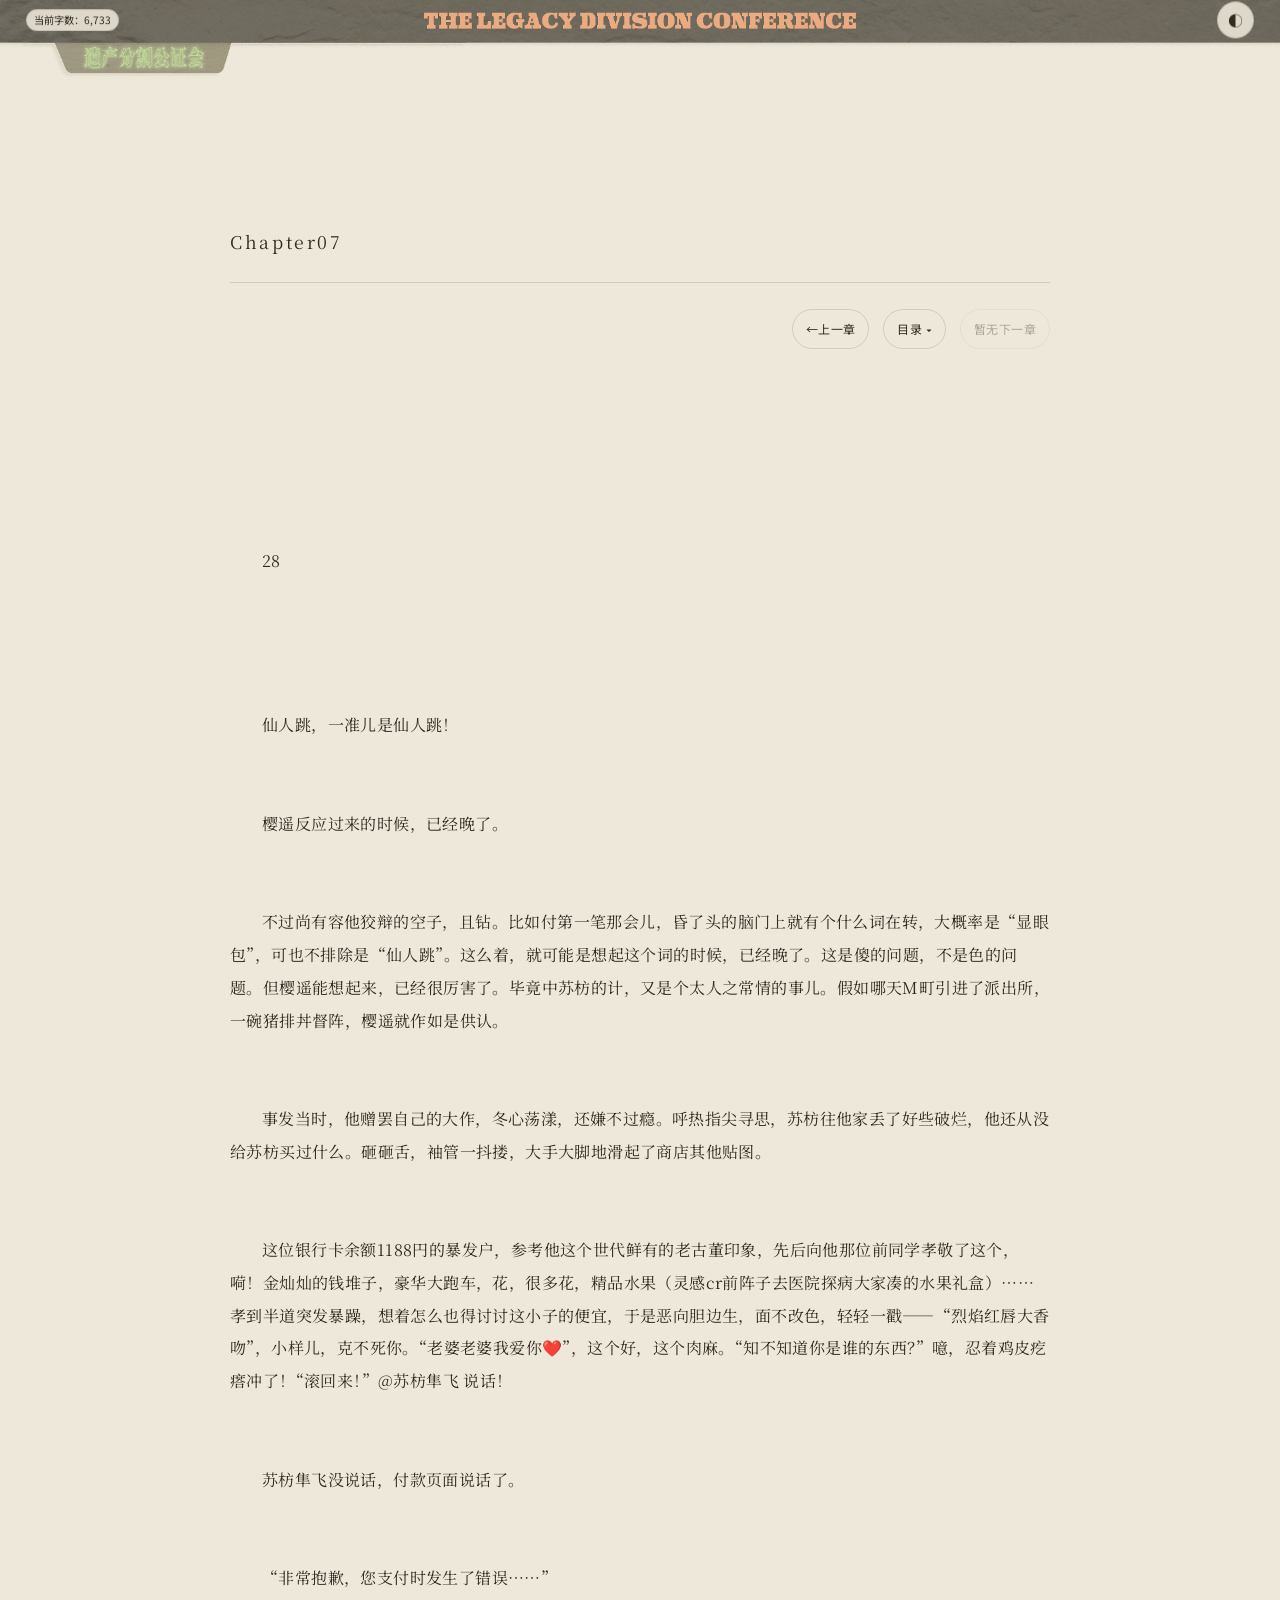
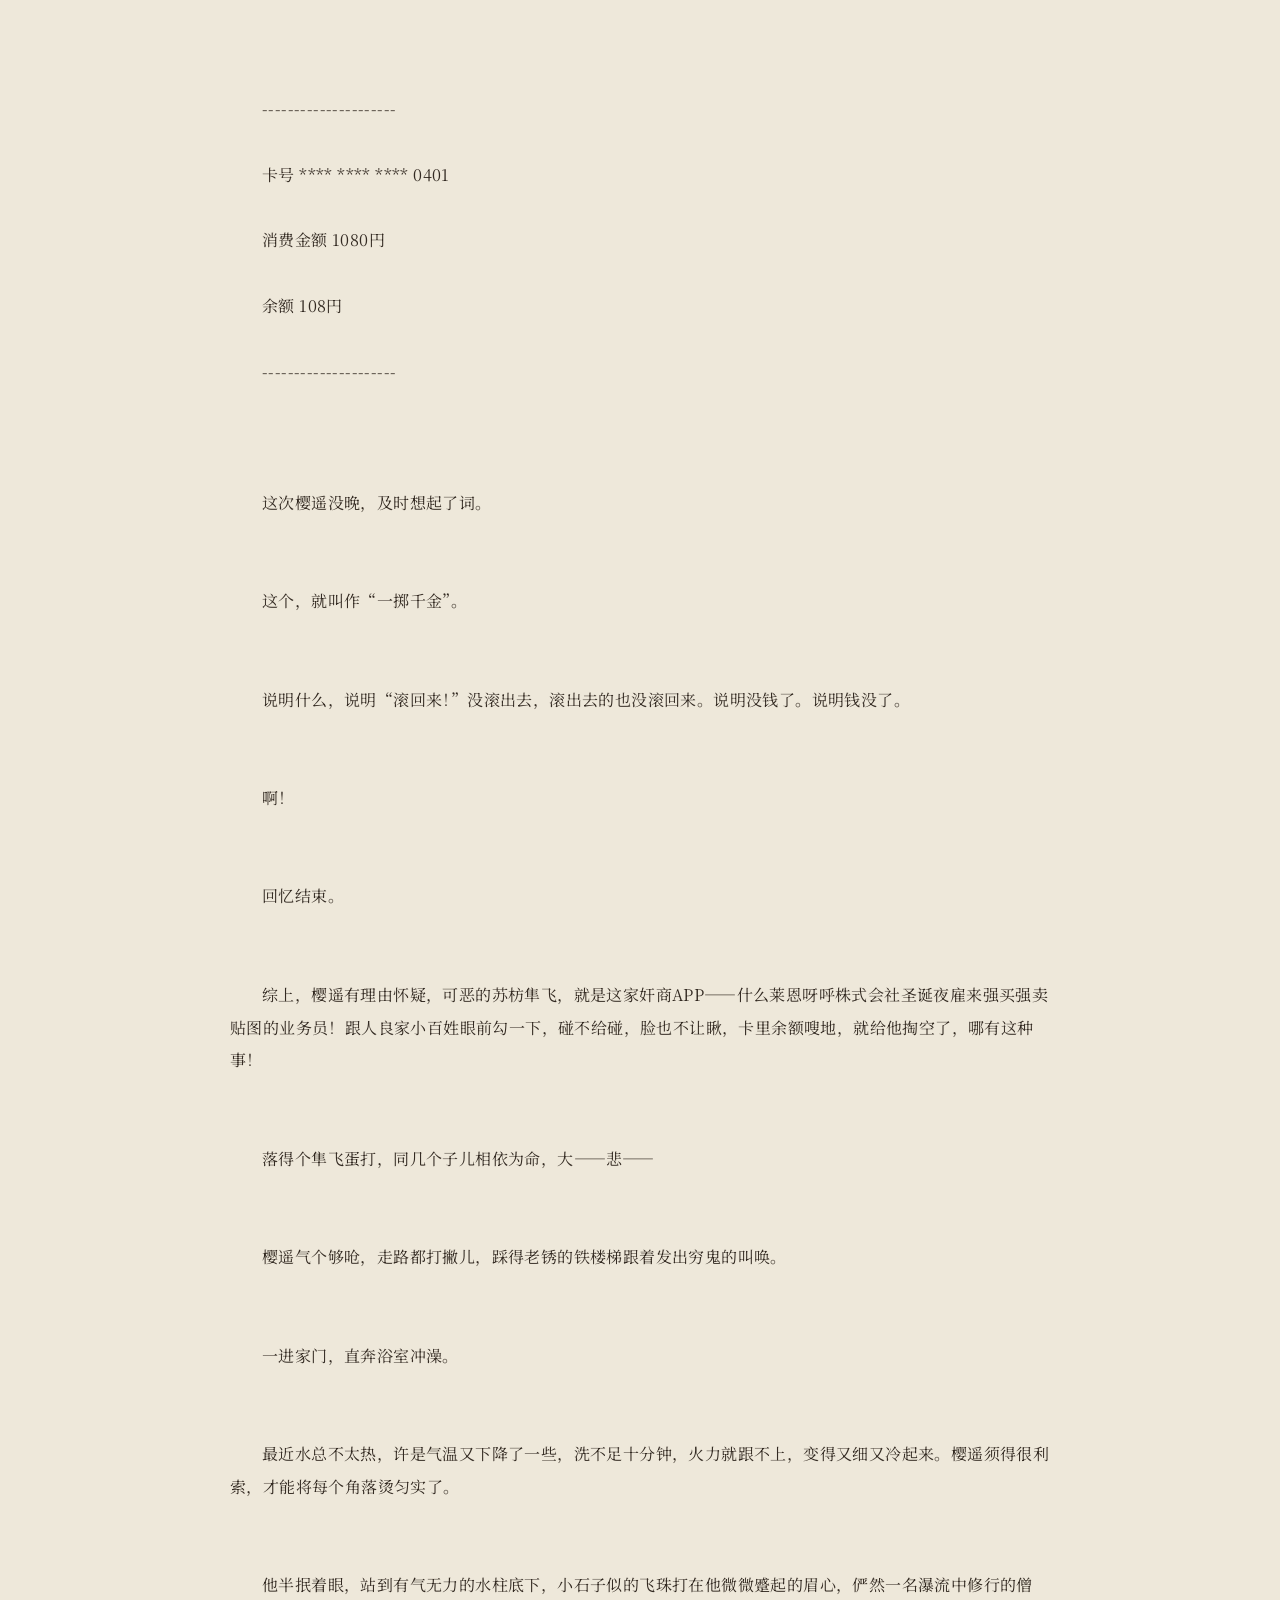
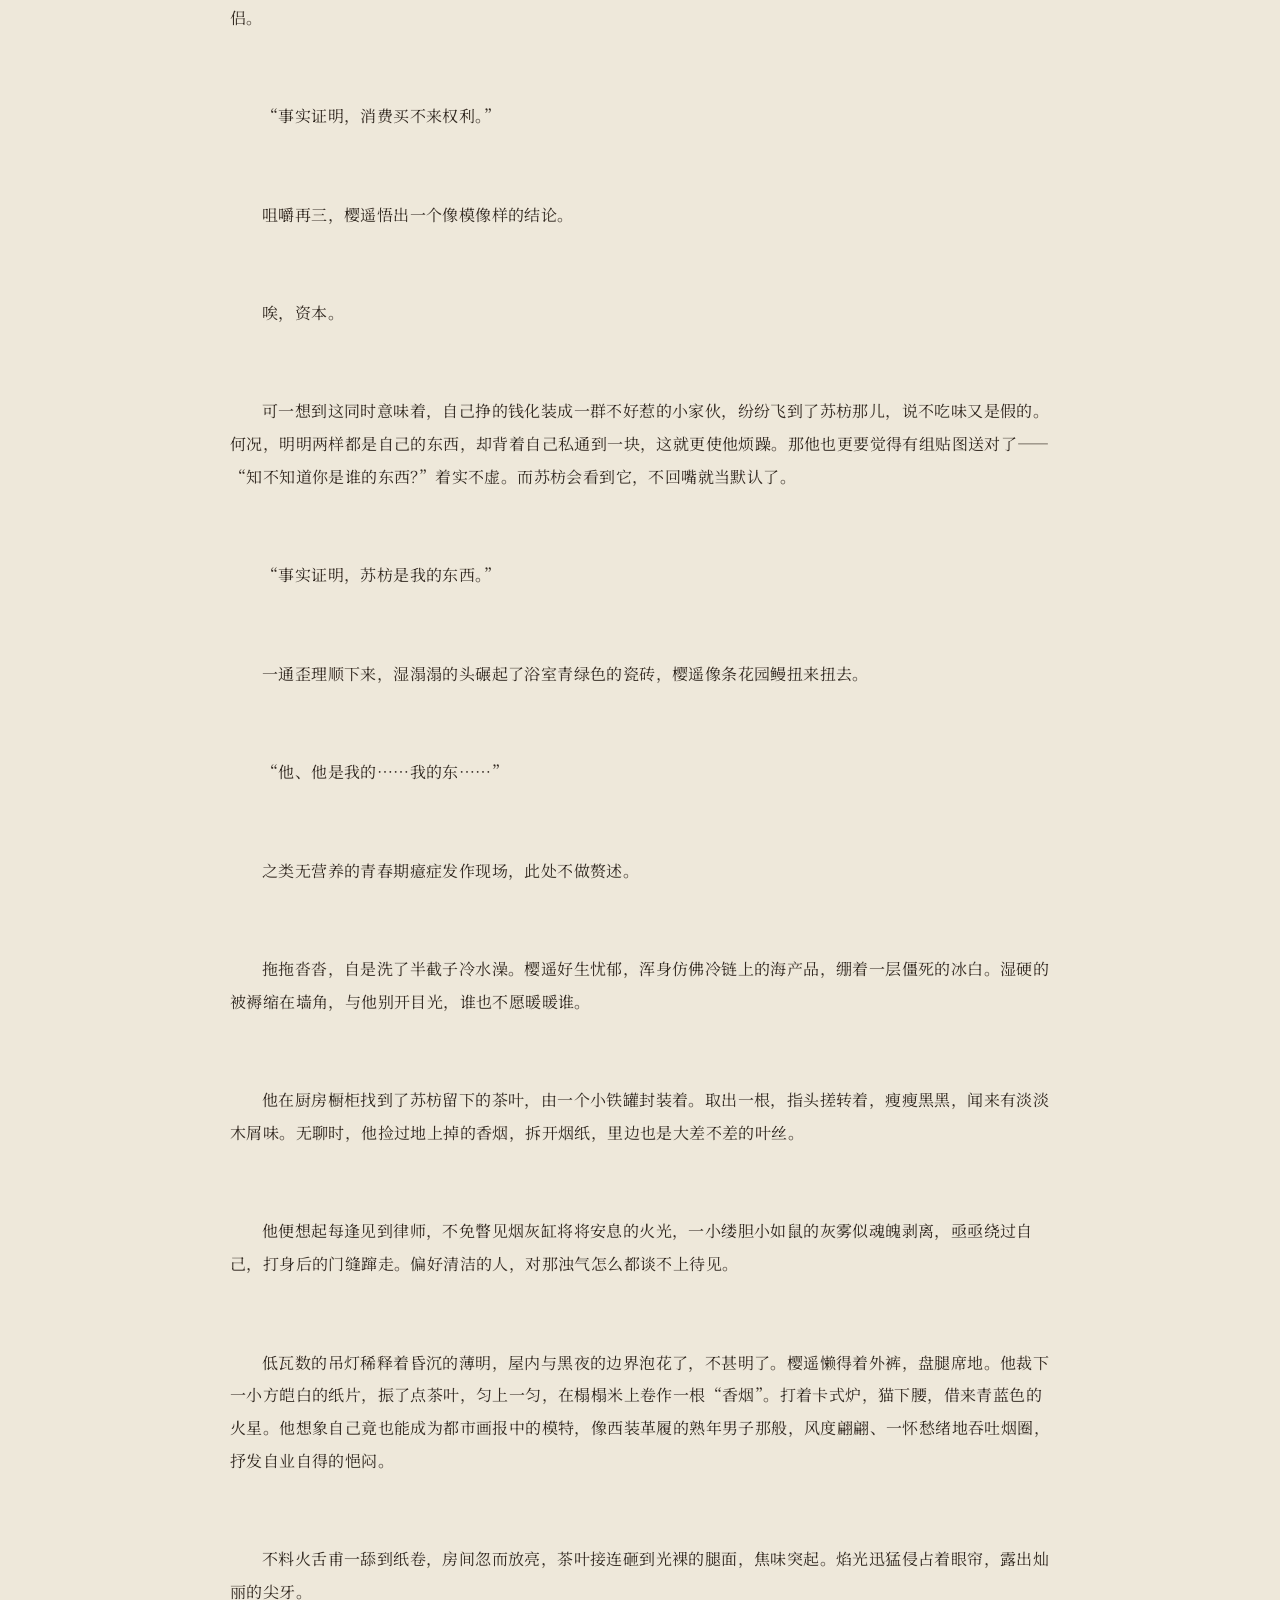
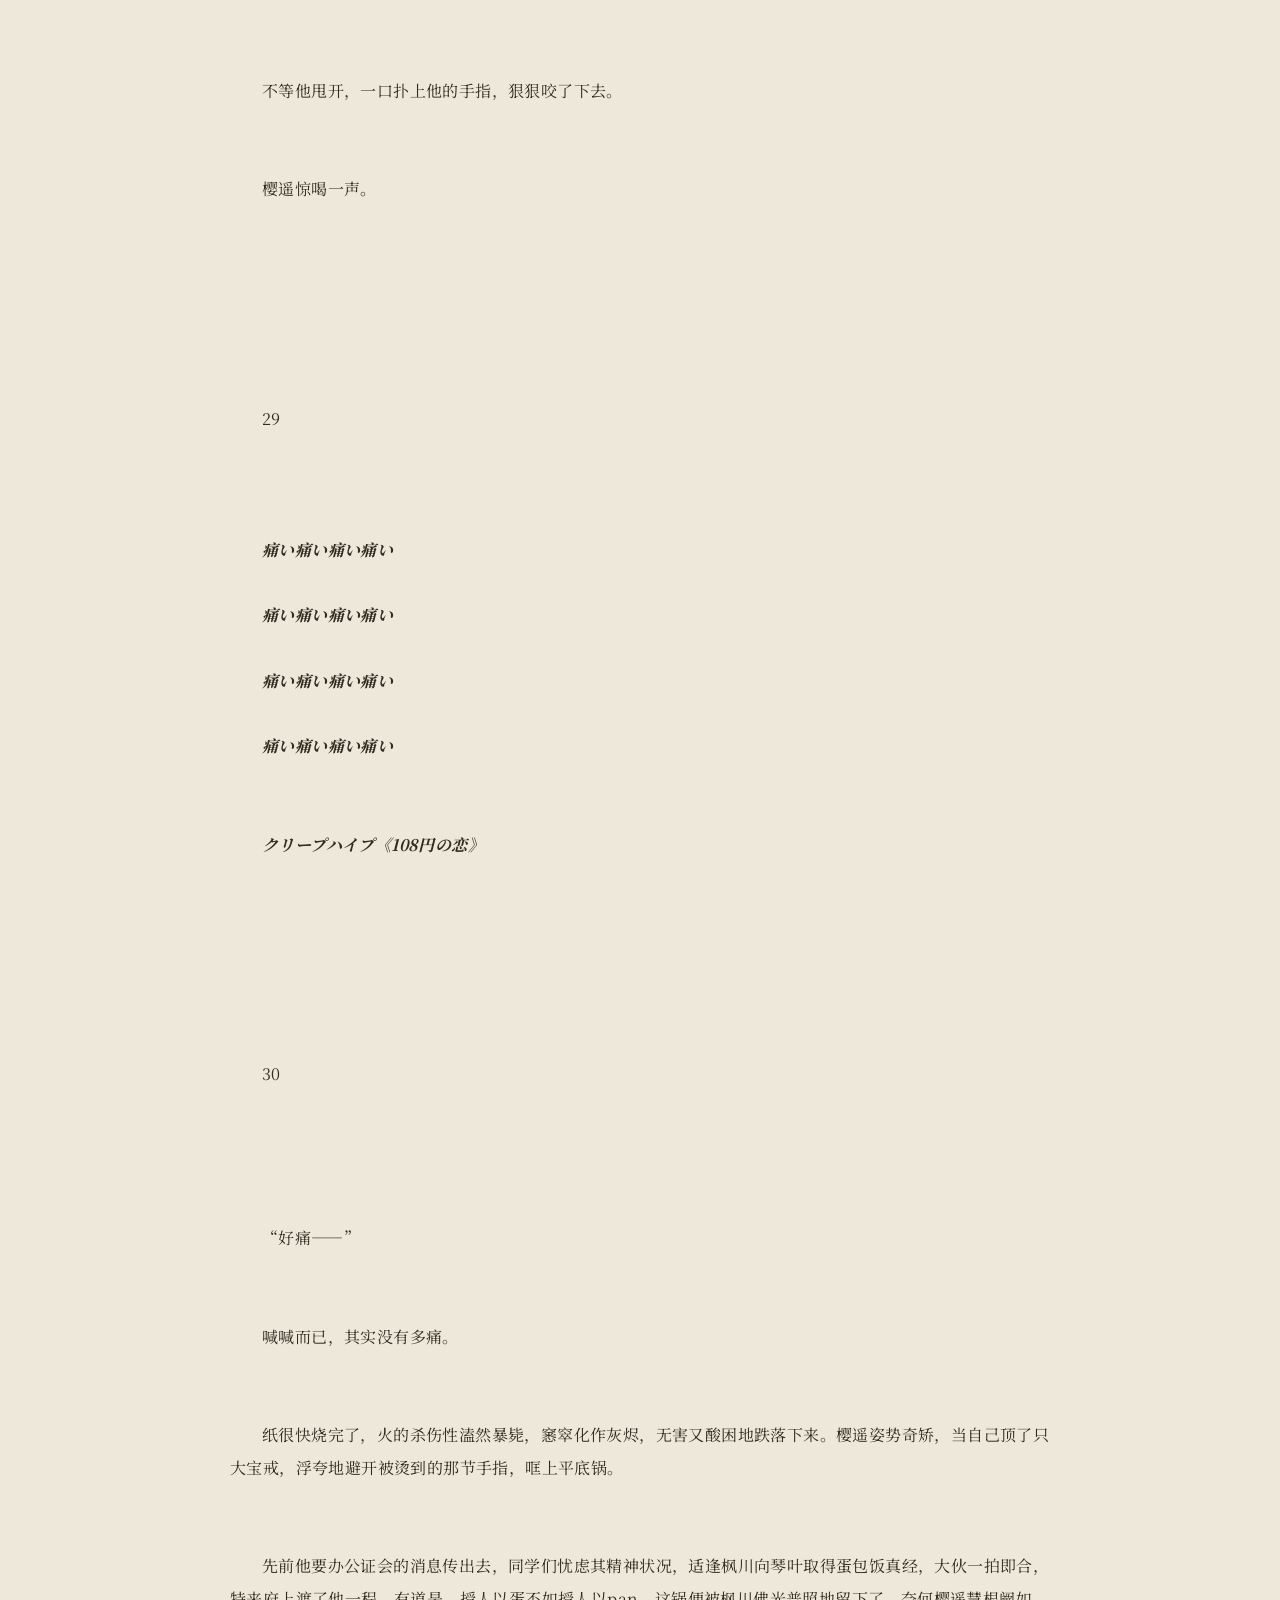
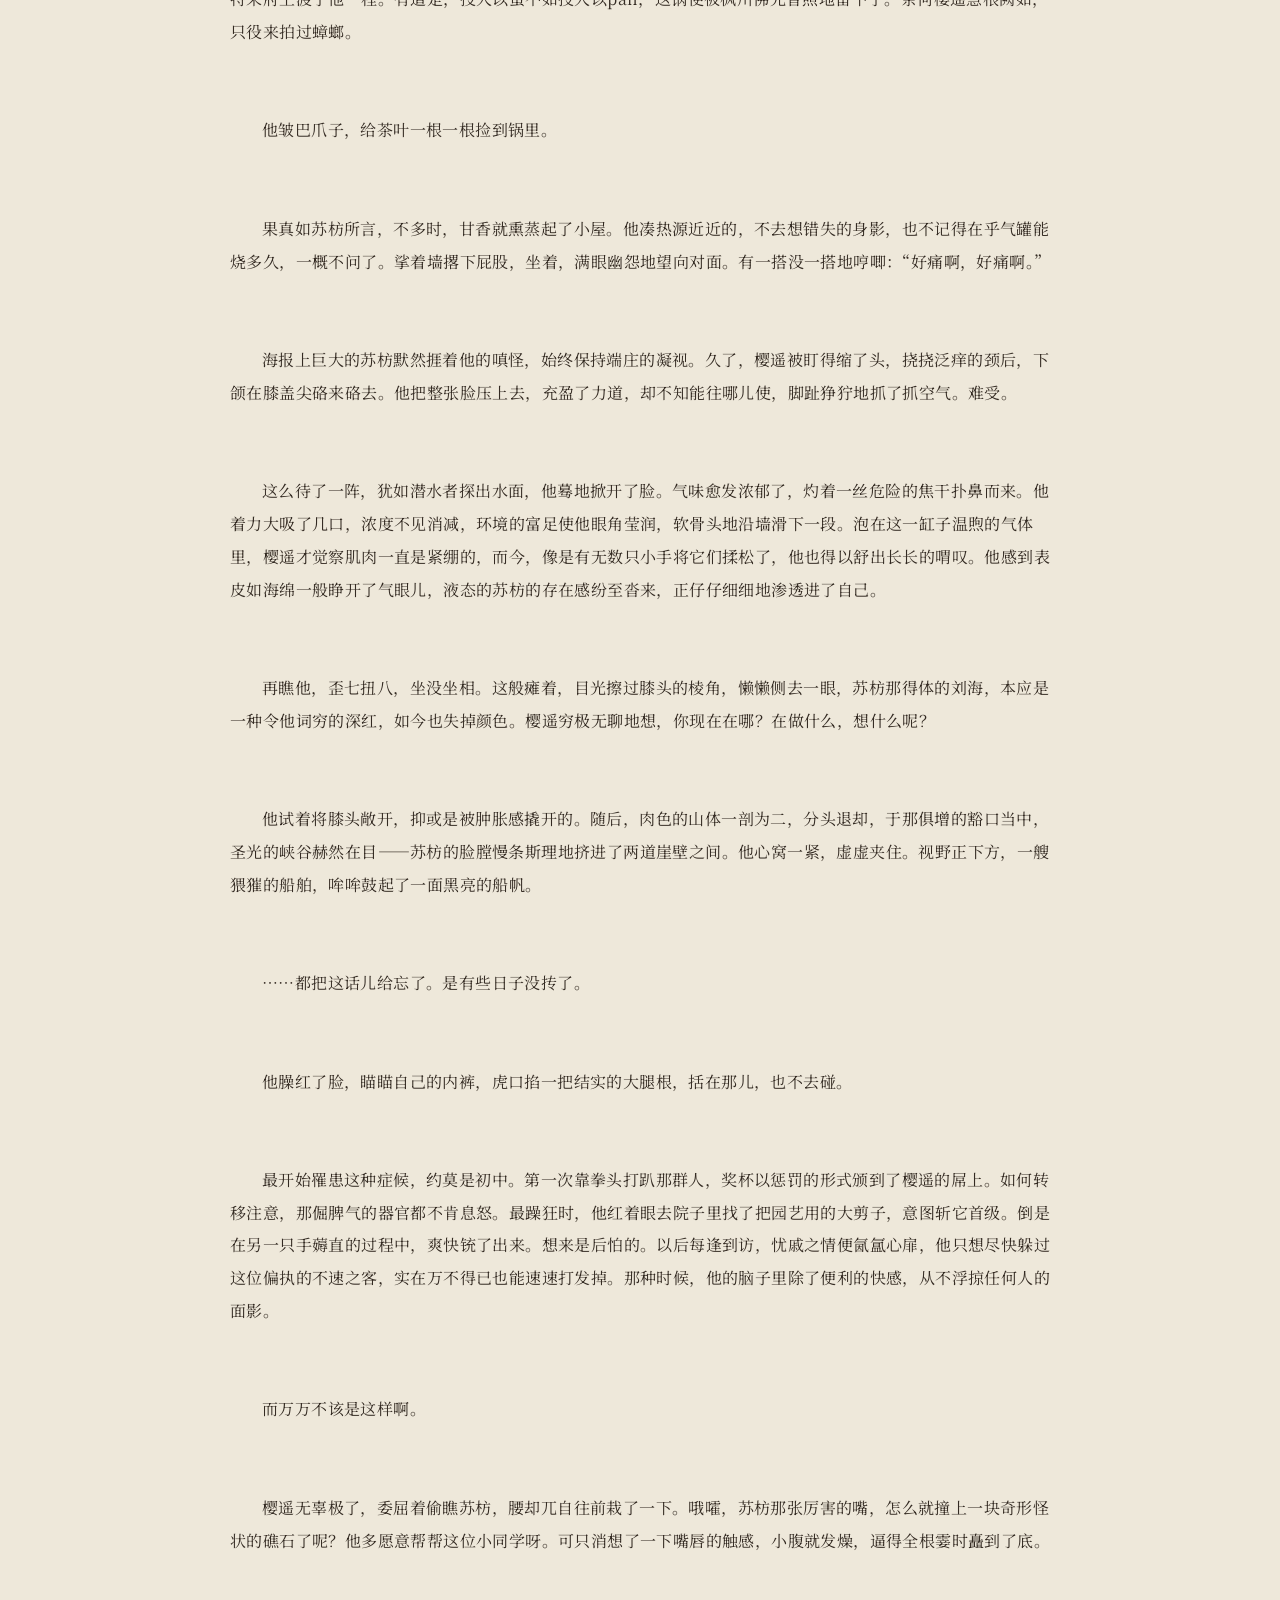
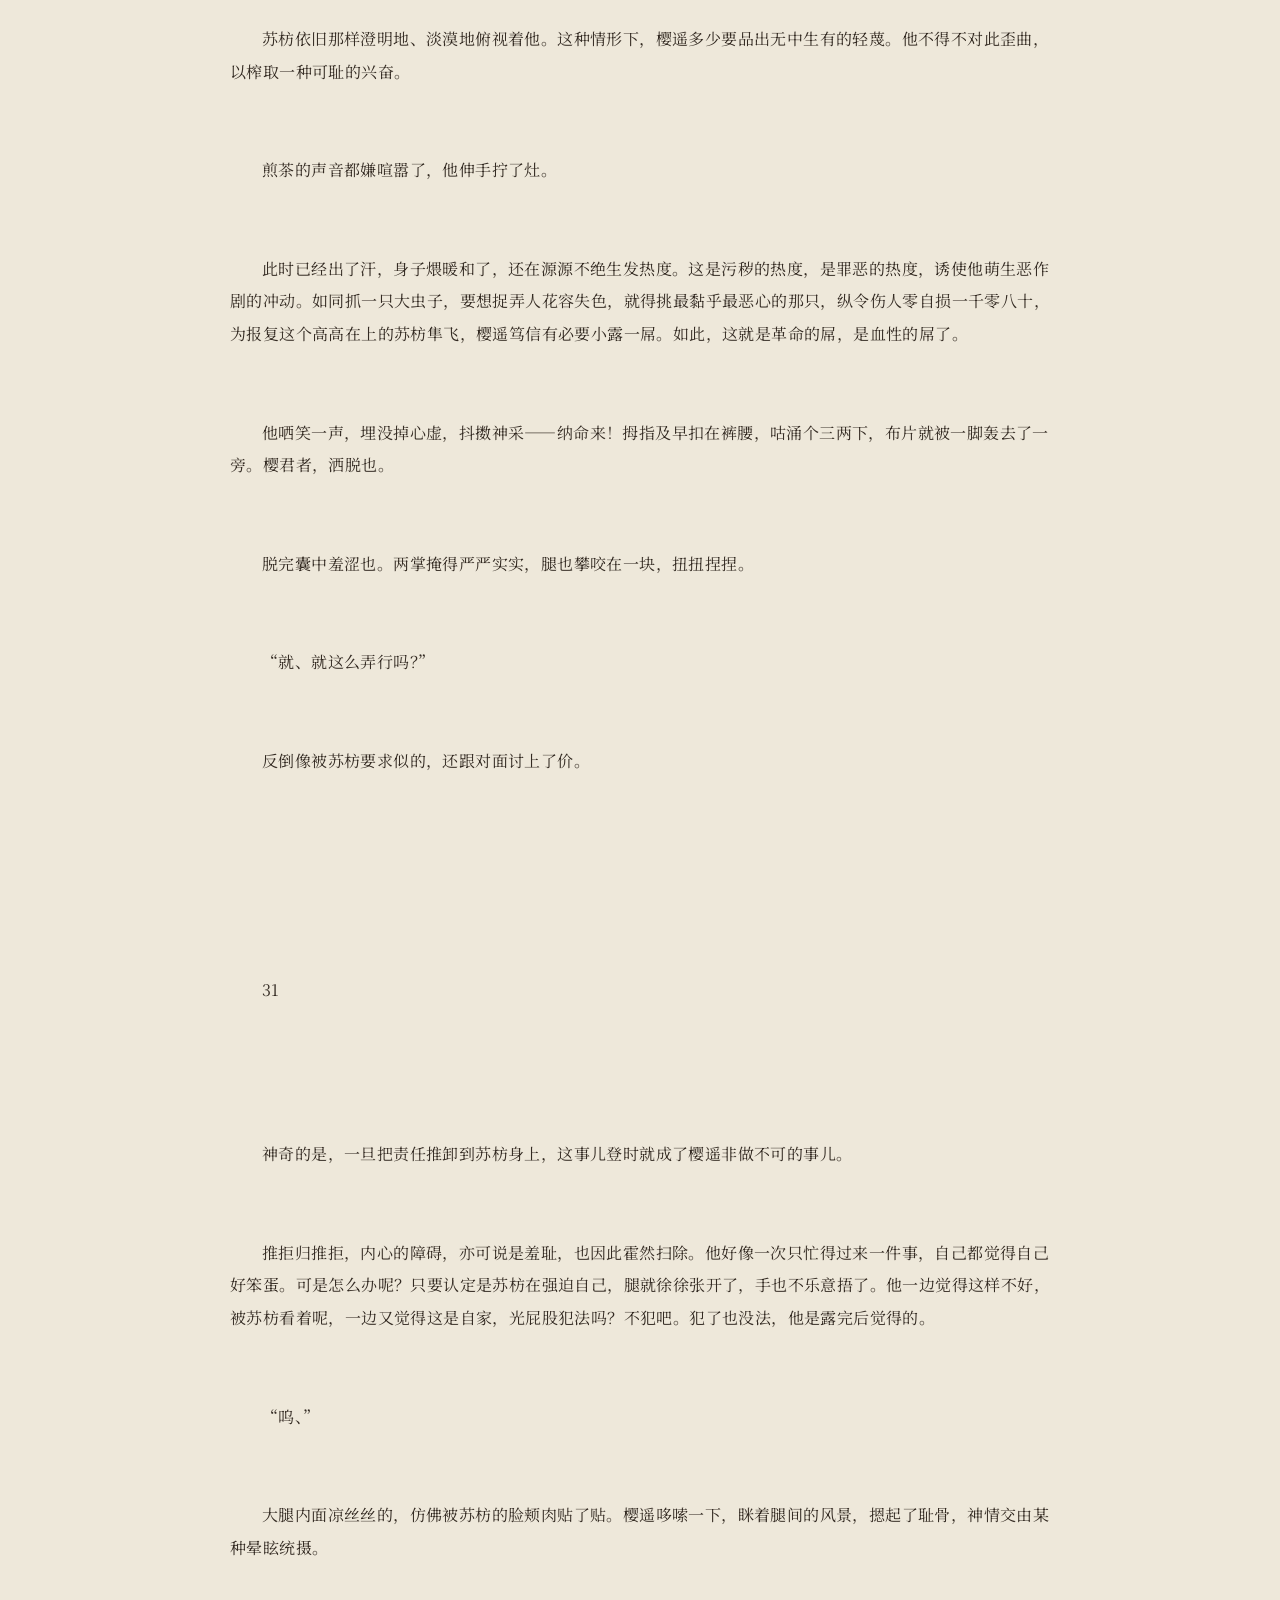
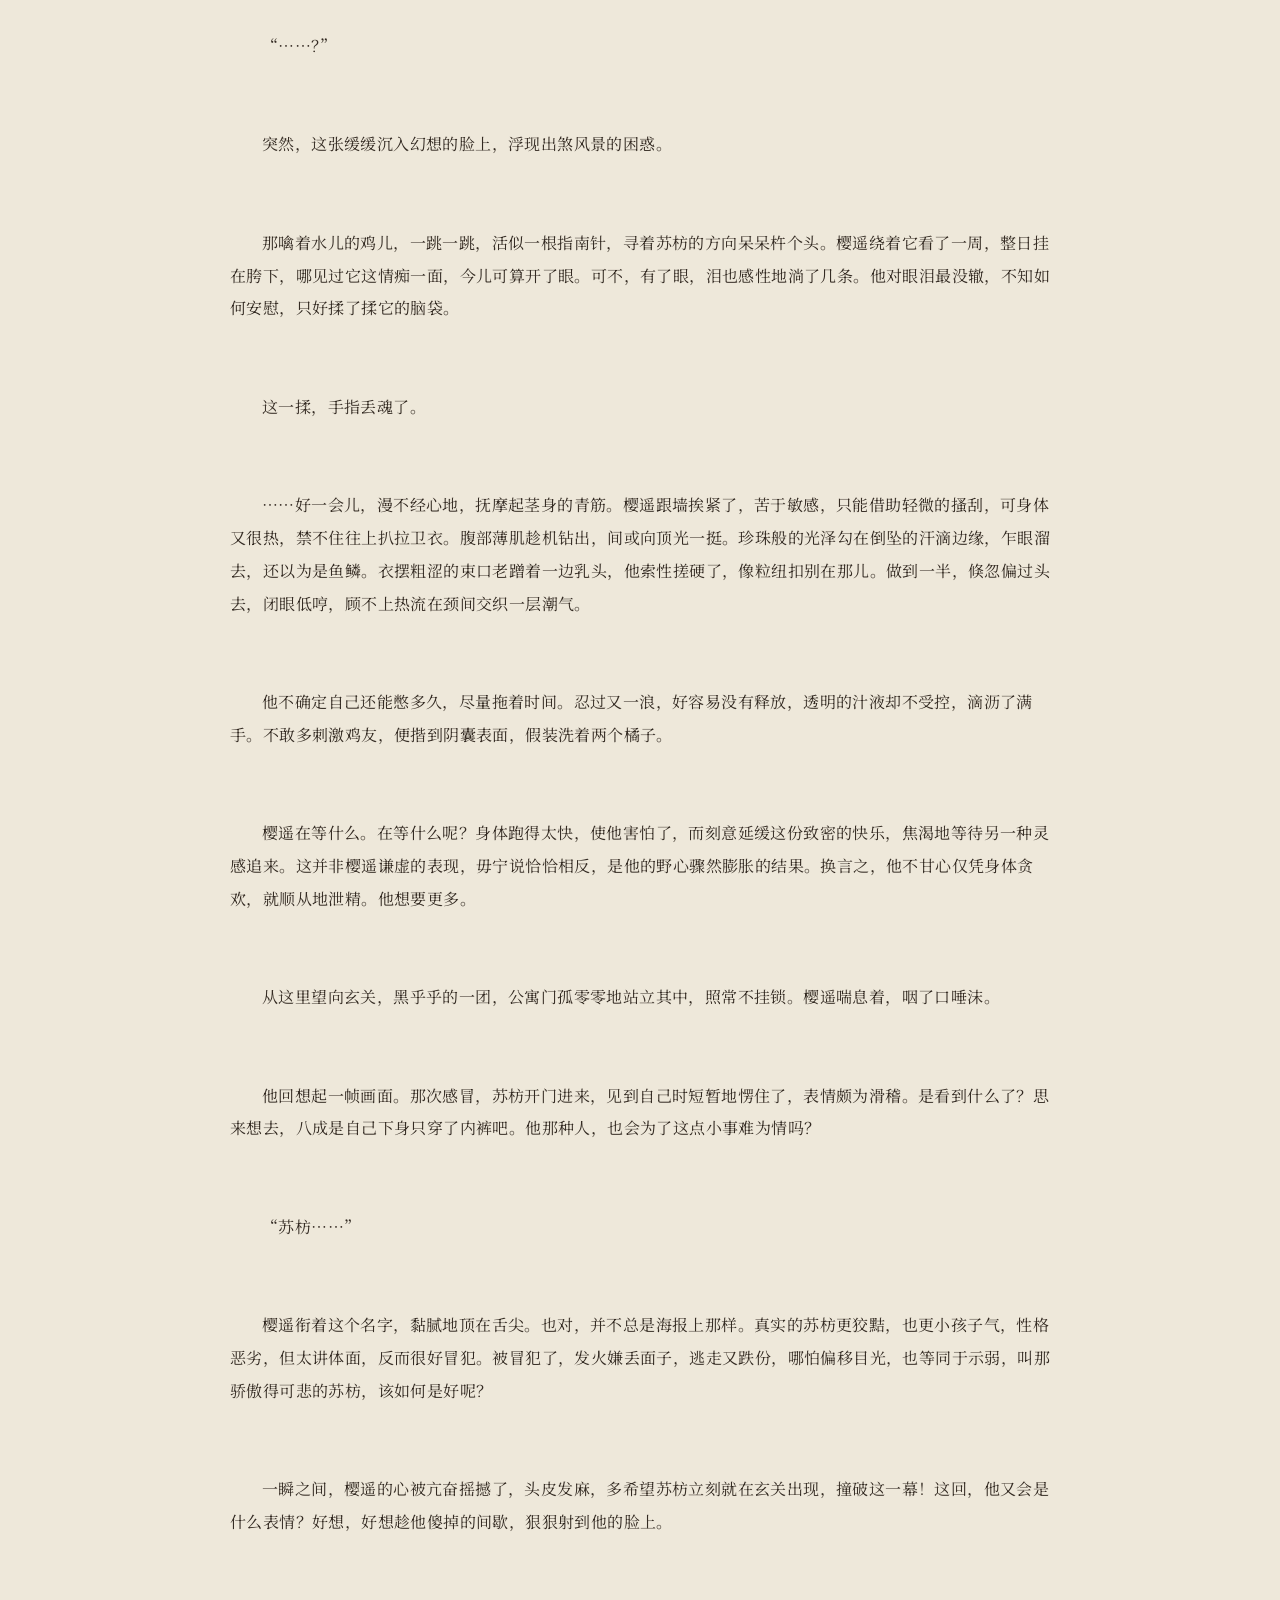
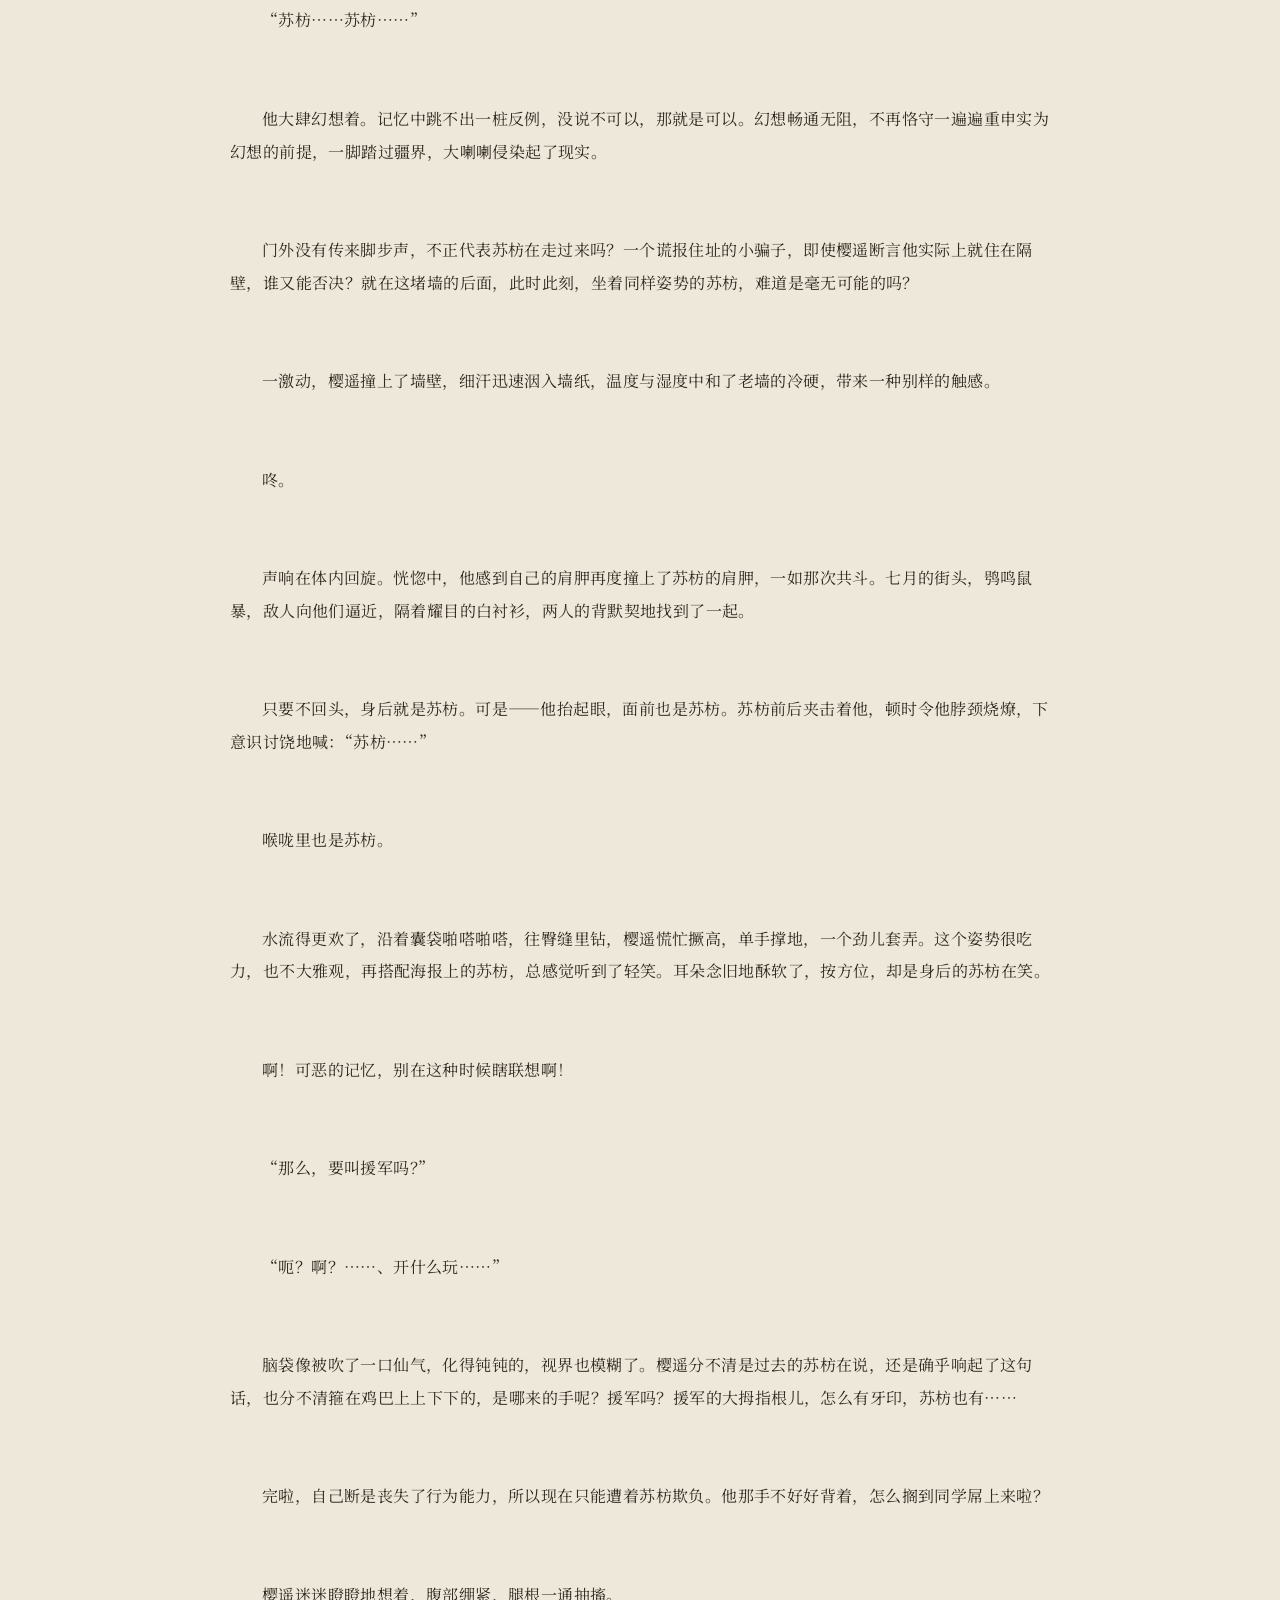
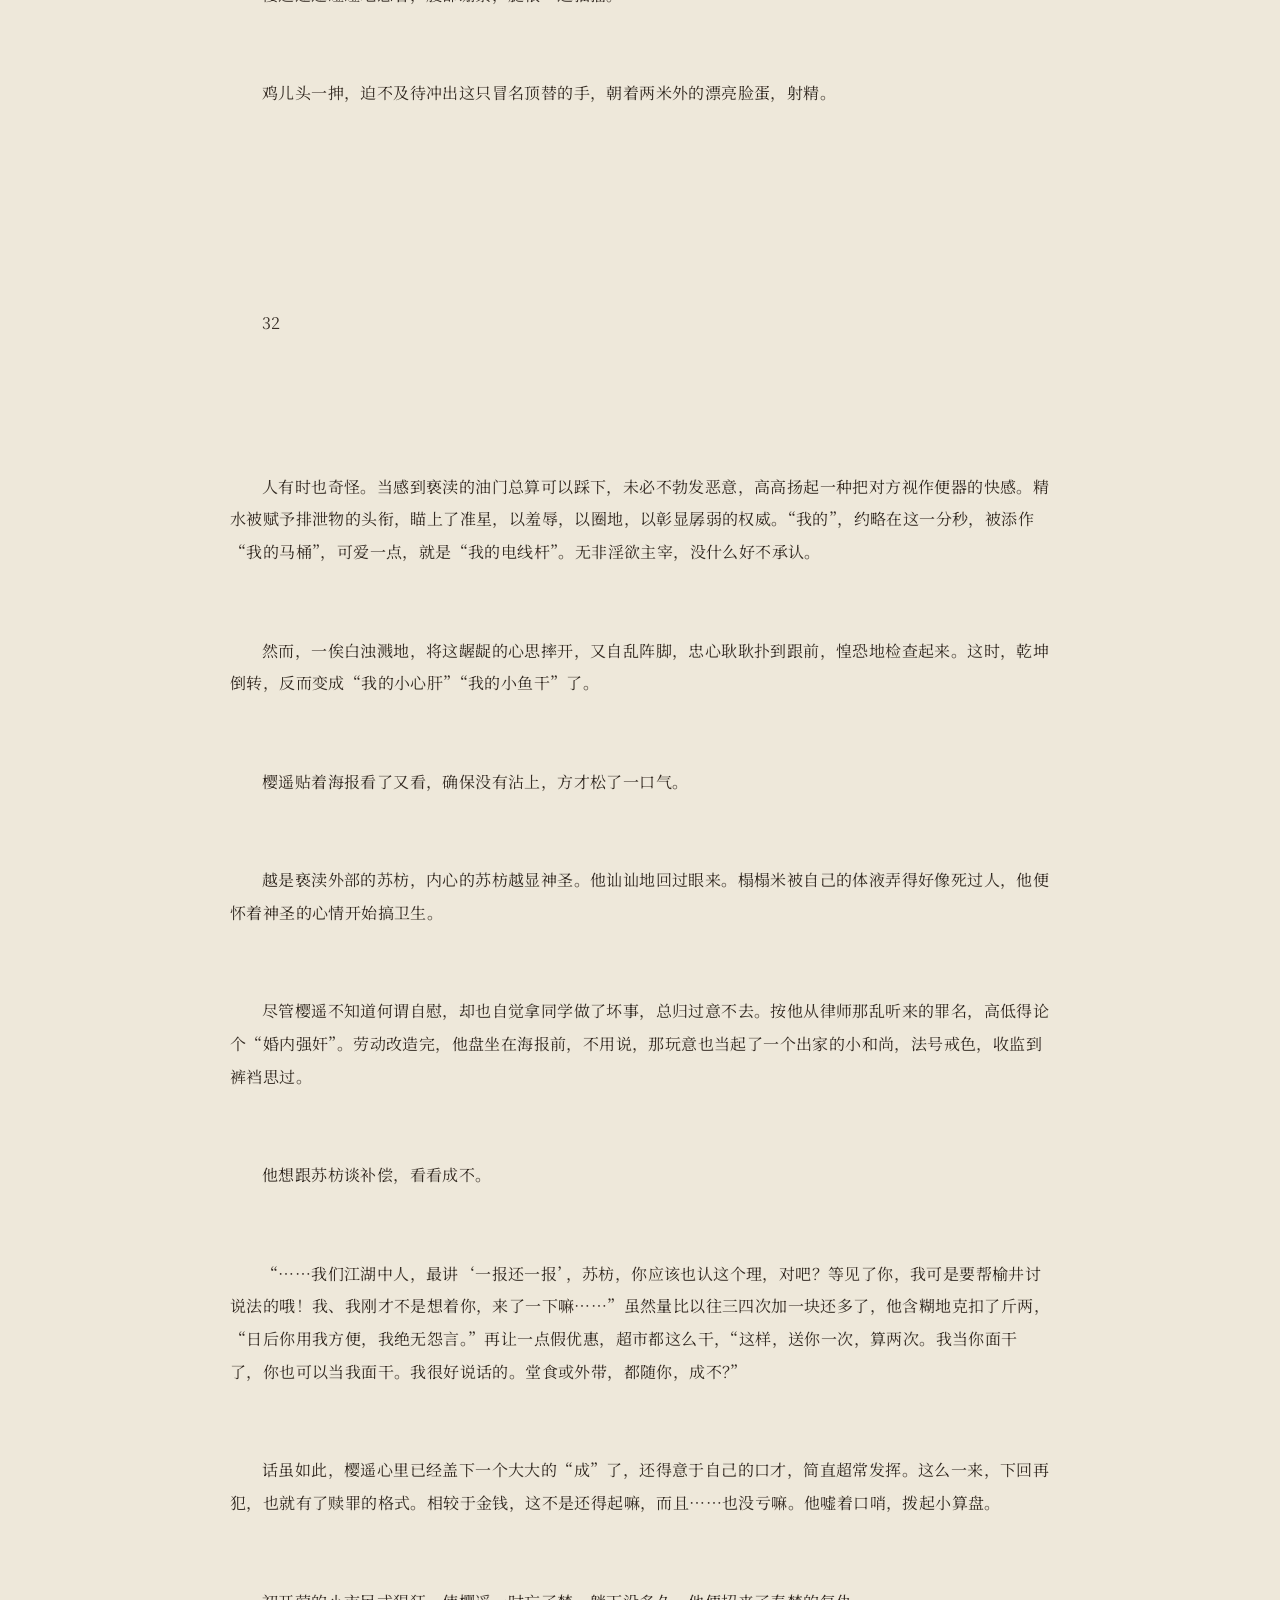
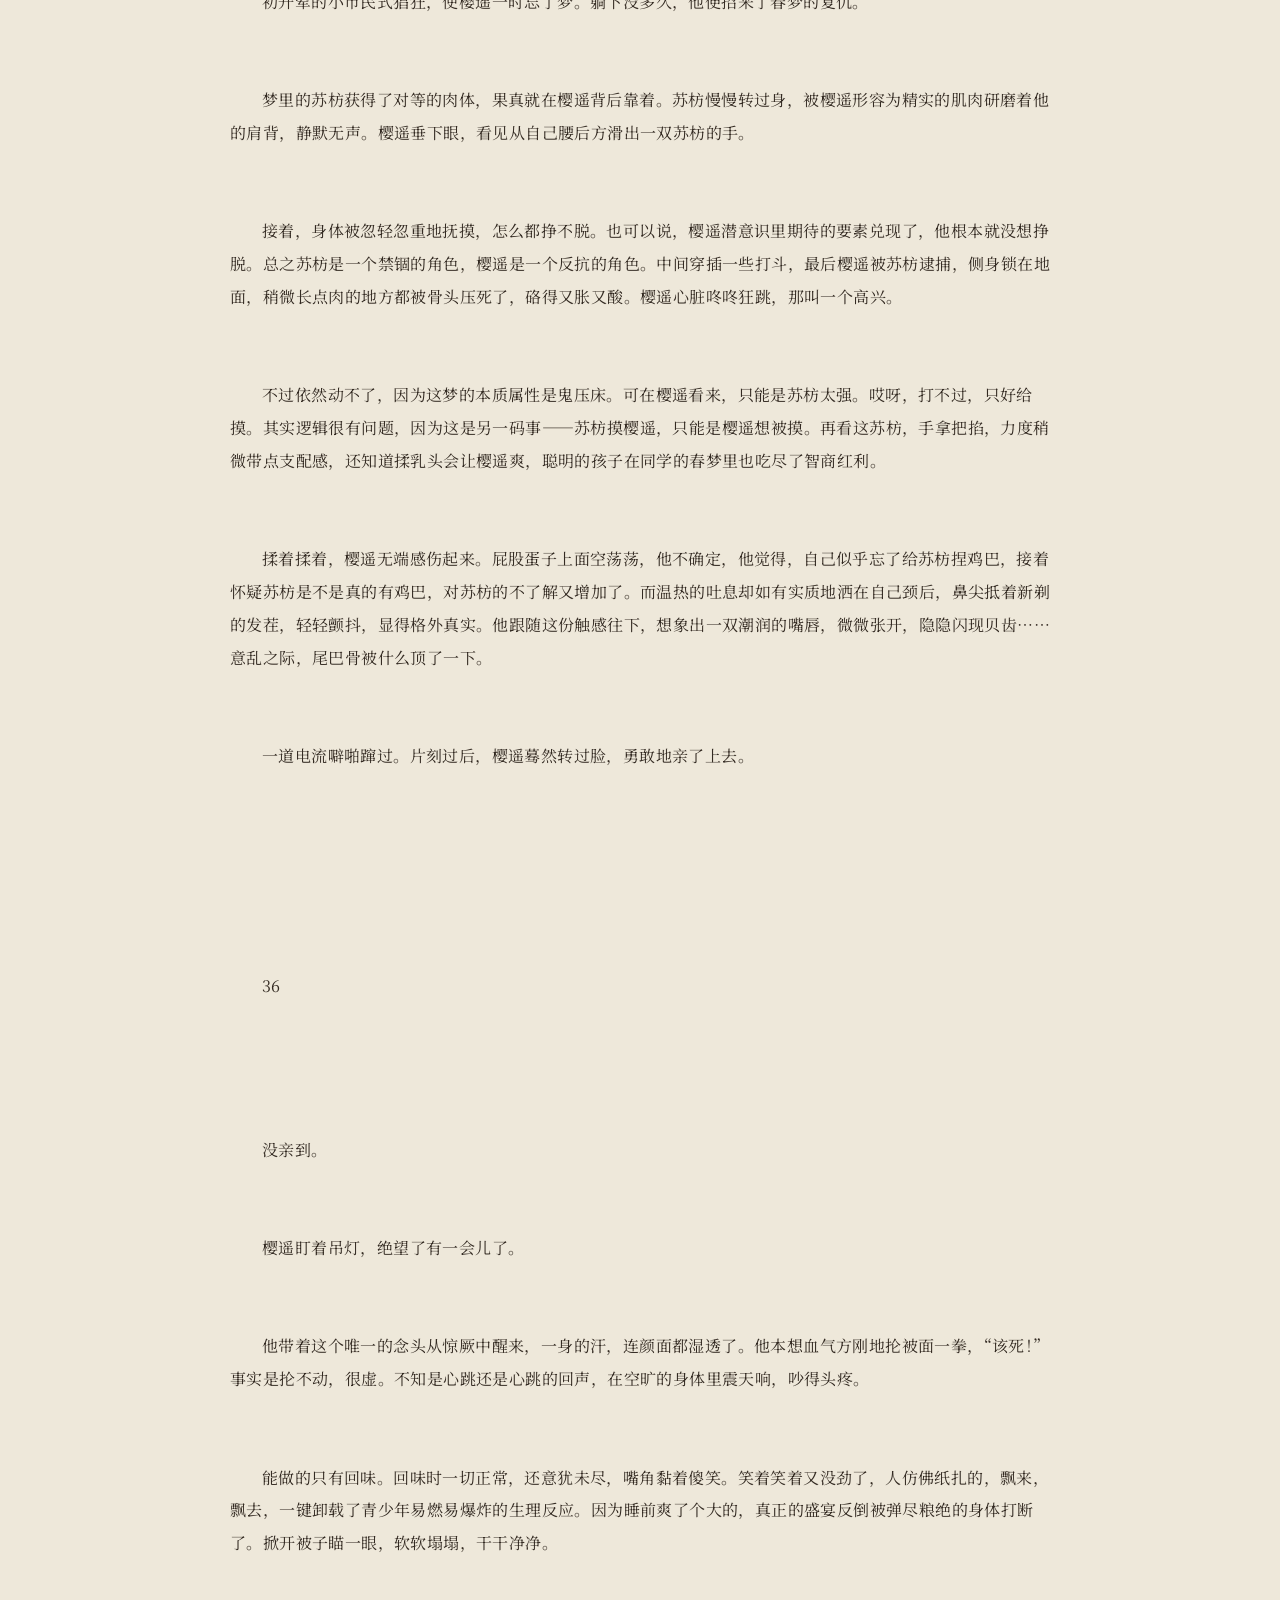
<file: 07.html>
<!doctype html>
<html lang="zh-CN"><head><meta charset="utf-8"><meta name="viewport" content="width=device-width,initial-scale=1"><meta name="color-scheme" content="light dark"><title>Chapter07 · 遗产分割公证会</title><script>try{const t=Number(sessionStorage.getItem("legacy-chapter-entry"));sessionStorage.removeItem("legacy-chapter-entry");if(t&&Date.now()-t>=0&&Date.now()-t<15000)document.documentElement.classList.add("legacy-chapter-entry")}catch{}</script>
<link rel="preconnect" href="https://fonts.googleapis.com">
  <link rel="preconnect" href="https://fonts.gstatic.com" crossorigin>
  <link href="https://fonts.googleapis.com/css2?family=Noto+Sans+SC:wght@300;400;500&family=Noto+Serif+SC:wght@400;600&display=swap" rel="stylesheet"><link rel="stylesheet" href="style.css?v=1"><script defer src="https://static.cloudflareinsights.com/beacon.min.js" data-cf-beacon='{"token":"cc3326733543405881d645b008275c07"}'></script><link rel="stylesheet" href="site.css?v=2"><link rel="stylesheet" href="reader-ui.css?v=1"></head><body><header class="site-header"><a class="site-home site-name" href="index.html" aria-label="返回作品目录">遗产分割公证会</a><div class="word-count">当前字数：6,733</div><div class="toolbar"><button class="round" id="settingsButton" aria-label="阅读设置" aria-controls="settingsPanel" aria-expanded="false">◐</button></div></header><aside class="panel" id="settingsPanel" aria-label="阅读设置" inert>
    <div class="panel-head"><span>阅读设置</span><button class="close" data-close>关闭</button></div>
    <div class="group"><span class="label">字体</span><div class="options font-options"><button class="choice active" data-font="serif">思源宋体</button><button class="choice" data-font="sans">思源黑体</button><button class="choice" data-font="light">苹方细体</button><button class="choice" data-font="system">手机系统</button></div></div>
    <div class="group"><span class="label">字号</span><div class="options sizes"><button class="choice" data-size="12">一咪咪</button><button class="choice" data-size="14">特小</button><button class="choice active" data-size="16">小</button><button class="choice" data-size="18">适中</button><button class="choice" data-size="20">大</button><button class="choice" data-size="23">特大</button></div></div>
    <div class="group"><span class="label">底色与文字</span><div class="palettes" id="palettes"></div></div>
  </aside><main><h1 class="chapter-heading">Chapter07</h1><nav class="chapter-nav" aria-label="页首章节导航"><a rel="prev" href="06.html">←上一章</a><details class="toc-dropdown"><summary>目录</summary><nav class="toc-menu" aria-label="章节目录"><a href="index.html">全部目录</a><a href="01.html">Chapter01</a><a href="02.html">Chapter02</a><a href="03.html">Chapter03</a><a href="04.html">Chapter04</a><a href="05.html">Chapter05</a><a href="06.html">Chapter06</a><a href="07.html" aria-current="page">Chapter07</a></nav></details><span class="disabled" aria-disabled="true">暂无下一章</span></nav><article class="chapter-body" aria-label="第07章"><div class="prose-line" data-source-line="0">28</div><div class="blank-line" data-source-line="1" aria-hidden="true"></div><div class="blank-line" data-source-line="2" aria-hidden="true"></div><div class="blank-line" data-source-line="3" aria-hidden="true"></div><div class="prose-line" data-source-line="4">仙人跳，一准儿是仙人跳！</div><div class="blank-line" data-source-line="5" aria-hidden="true"></div><div class="prose-line" data-source-line="6">樱遥反应过来的时候，已经晚了。</div><div class="blank-line" data-source-line="7" aria-hidden="true"></div><div class="prose-line" data-source-line="8">不过尚有容他狡辩的空子，且钻。比如付第一笔那会儿，昏了头的脑门上就有个什么词在转，大概率是“显眼包”，可也不排除是“仙人跳”。这么着，就可能是想起这个词的时候，已经晚了。这是傻的问题，不是色的问题。但樱遥能想起来，已经很厉害了。毕竟中苏枋的计，又是个太人之常情的事儿。假如哪天M町引进了派出所，一碗猪排丼督阵，樱遥就作如是供认。</div><div class="blank-line" data-source-line="9" aria-hidden="true"></div><div class="prose-line" data-source-line="10">事发当时，他赠罢自己的大作，冬心荡漾，还嫌不过瘾。呼热指尖寻思，苏枋往他家丢了好些破烂，他还从没给苏枋买过什么。砸砸舌，袖管一抖搂，大手大脚地滑起了商店其他贴图。</div><div class="blank-line" data-source-line="11" aria-hidden="true"></div><div class="prose-line" data-source-line="12">这位银行卡余额1188円的暴发户，参考他这个世代鲜有的老古董印象，先后向他那位前同学孝敬了这个，嗬！金灿灿的钱堆子，豪华大跑车，花，很多花，精品水果（灵感cr前阵子去医院探病大家凑的水果礼盒）……孝到半道突发暴躁，想着怎么也得讨讨这小子的便宜，于是恶向胆边生，面不改色，轻轻一戳——“烈焰红唇大香吻”，小样儿，克不死你。“老婆老婆我爱你❤️”，这个好，这个肉麻。“知不知道你是谁的东西？”噫，忍着鸡皮疙瘩冲了！“滚回来！”@苏枋隼飞 说话！</div><div class="blank-line" data-source-line="13" aria-hidden="true"></div><div class="prose-line" data-source-line="14">苏枋隼飞没说话，付款页面说话了。</div><div class="blank-line" data-source-line="15" aria-hidden="true"></div><div class="prose-line" data-source-line="16">“非常抱歉，您支付时发生了错误……”</div><div class="blank-line" data-source-line="17" aria-hidden="true"></div><div class="blank-line" data-source-line="18" aria-hidden="true"></div><div class="prose-line" data-source-line="19">---------------------</div><div class="prose-line" data-source-line="20">卡号 **** **** **** 0401</div><div class="prose-line" data-source-line="21">消费金额 1080円</div><div class="prose-line" data-source-line="22">余额 108円</div><div class="prose-line" data-source-line="23">---------------------</div><div class="blank-line" data-source-line="24" aria-hidden="true"></div><div class="blank-line" data-source-line="25" aria-hidden="true"></div><div class="prose-line" data-source-line="26">这次樱遥没晚，及时想起了词。</div><div class="blank-line" data-source-line="27" aria-hidden="true"></div><div class="prose-line" data-source-line="28">这个，就叫作“一掷千金”。</div><div class="blank-line" data-source-line="29" aria-hidden="true"></div><div class="prose-line" data-source-line="30">说明什么，说明“滚回来！”没滚出去，滚出去的也没滚回来。说明没钱了。说明钱没了。</div><div class="blank-line" data-source-line="31" aria-hidden="true"></div><div class="prose-line" data-source-line="32">啊！</div><div class="blank-line" data-source-line="33" aria-hidden="true"></div><div class="prose-line" data-source-line="34">回忆结束。</div><div class="blank-line" data-source-line="35" aria-hidden="true"></div><div class="prose-line" data-source-line="36">综上，樱遥有理由怀疑，可恶的苏枋隼飞，就是这家奸商APP——什么莱恩呀呼株式会社圣诞夜雇来强买强卖贴图的业务员！跟人良家小百姓眼前勾一下，碰不给碰，脸也不让瞅，卡里余额嗖地，就给他掏空了，哪有这种事！</div><div class="blank-line" data-source-line="37" aria-hidden="true"></div><div class="prose-line" data-source-line="38">落得个隼飞蛋打，同几个子儿相依为命，大——悲——</div><div class="blank-line" data-source-line="39" aria-hidden="true"></div><div class="prose-line" data-source-line="40">樱遥气个够呛，走路都打撇儿，踩得老锈的铁楼梯跟着发出穷鬼的叫唤。</div><div class="blank-line" data-source-line="41" aria-hidden="true"></div><div class="prose-line" data-source-line="42">一进家门，直奔浴室冲澡。</div><div class="blank-line" data-source-line="43" aria-hidden="true"></div><div class="prose-line" data-source-line="44">最近水总不太热，许是气温又下降了一些，洗不足十分钟，火力就跟不上，变得又细又冷起来。樱遥须得很利索，才能将每个角落烫匀实了。</div><div class="blank-line" data-source-line="45" aria-hidden="true"></div><div class="prose-line" data-source-line="46">他半抿着眼，站到有气无力的水柱底下，小石子似的飞珠打在他微微蹙起的眉心，俨然一名瀑流中修行的僧侣。</div><div class="blank-line" data-source-line="47" aria-hidden="true"></div><div class="prose-line" data-source-line="48">“事实证明，消费买不来权利。”</div><div class="blank-line" data-source-line="49" aria-hidden="true"></div><div class="prose-line" data-source-line="50">咀嚼再三，樱遥悟出一个像模像样的结论。</div><div class="blank-line" data-source-line="51" aria-hidden="true"></div><div class="prose-line" data-source-line="52">唉，资本。</div><div class="blank-line" data-source-line="53" aria-hidden="true"></div><div class="prose-line" data-source-line="54">可一想到这同时意味着，自己挣的钱化装成一群不好惹的小家伙，纷纷飞到了苏枋那儿，说不吃味又是假的。何况，明明两样都是自己的东西，却背着自己私通到一块，这就更使他烦躁。那他也更要觉得有组贴图送对了——“知不知道你是谁的东西？”着实不虚。而苏枋会看到它，不回嘴就当默认了。</div><div class="blank-line" data-source-line="55" aria-hidden="true"></div><div class="prose-line" data-source-line="56">“事实证明，苏枋是我的东西。”</div><div class="blank-line" data-source-line="57" aria-hidden="true"></div><div class="prose-line" data-source-line="58">一通歪理顺下来，湿溻溻的头碾起了浴室青绿色的瓷砖，樱遥像条花园鳗扭来扭去。</div><div class="blank-line" data-source-line="59" aria-hidden="true"></div><div class="prose-line" data-source-line="60">“他、他是我的……我的东……”</div><div class="blank-line" data-source-line="61" aria-hidden="true"></div><div class="prose-line" data-source-line="62">之类无营养的青春期癔症发作现场，此处不做赘述。</div><div class="blank-line" data-source-line="63" aria-hidden="true"></div><div class="prose-line" data-source-line="64">拖拖沓沓，自是洗了半截子冷水澡。樱遥好生忧郁，浑身仿佛冷链上的海产品，绷着一层僵死的冰白。湿硬的被褥缩在墙角，与他别开目光，谁也不愿暖暖谁。</div><div class="blank-line" data-source-line="65" aria-hidden="true"></div><div class="prose-line" data-source-line="66">他在厨房橱柜找到了苏枋留下的茶叶，由一个小铁罐封装着。取出一根，指头搓转着，瘦瘦黑黑，闻来有淡淡木屑味。无聊时，他捡过地上掉的香烟，拆开烟纸，里边也是大差不差的叶丝。</div><div class="blank-line" data-source-line="67" aria-hidden="true"></div><div class="prose-line" data-source-line="68">他便想起每逢见到律师，不免瞥见烟灰缸将将安息的火光，一小缕胆小如鼠的灰雾似魂魄剥离，亟亟绕过自己，打身后的门缝蹿走。偏好清洁的人，对那浊气怎么都谈不上待见。</div><div class="blank-line" data-source-line="69" aria-hidden="true"></div><div class="prose-line" data-source-line="70">低瓦数的吊灯稀释着昏沉的薄明，屋内与黑夜的边界泡花了，不甚明了。樱遥懒得着外裤，盘腿席地。他裁下一小方皑白的纸片，振了点茶叶，匀上一匀，在榻榻米上卷作一根“香烟”。打着卡式炉，猫下腰，借来青蓝色的火星。他想象自己竟也能成为都市画报中的模特，像西装革履的熟年男子那般，风度翩翩、一怀愁绪地吞吐烟圈，抒发自业自得的悒闷。</div><div class="blank-line" data-source-line="71" aria-hidden="true"></div><div class="prose-line" data-source-line="72">不料火舌甫一舔到纸卷，房间忽而放亮，茶叶接连砸到光裸的腿面，焦味突起。焰光迅猛侵占着眼帘，露出灿丽的尖牙。</div><div class="blank-line" data-source-line="73" aria-hidden="true"></div><div class="prose-line" data-source-line="74">不等他甩开，一口扑上他的手指，狠狠咬了下去。</div><div class="blank-line" data-source-line="75" aria-hidden="true"></div><div class="prose-line" data-source-line="76">樱遥惊喝一声。</div><div class="blank-line" data-source-line="77" aria-hidden="true"></div><div class="blank-line" data-source-line="78" aria-hidden="true"></div><div class="blank-line" data-source-line="79" aria-hidden="true"></div><div class="blank-line" data-source-line="80" aria-hidden="true"></div><div class="blank-line" data-source-line="81" aria-hidden="true"></div><div class="prose-line" data-source-line="82">29</div><div class="blank-line" data-source-line="83" aria-hidden="true"></div><div class="blank-line" data-source-line="84" aria-hidden="true"></div><div class="blank-line" data-source-line="85" aria-hidden="true"></div><div class="prose-line" data-source-line="86">痛い痛い痛い痛い</div><div class="prose-line" data-source-line="87">痛い痛い痛い痛い</div><div class="prose-line" data-source-line="88">痛い痛い痛い痛い</div><div class="prose-line" data-source-line="89">痛い痛い痛い痛い</div><div class="blank-line" data-source-line="90" aria-hidden="true"></div><div class="prose-line" data-source-line="91">クリープハイプ《108円の恋》</div><div class="blank-line" data-source-line="92" aria-hidden="true"></div><div class="blank-line" data-source-line="93" aria-hidden="true"></div><div class="blank-line" data-source-line="94" aria-hidden="true"></div><div class="blank-line" data-source-line="95" aria-hidden="true"></div><div class="blank-line" data-source-line="96" aria-hidden="true"></div><div class="prose-line" data-source-line="97">30</div><div class="blank-line" data-source-line="98" aria-hidden="true"></div><div class="blank-line" data-source-line="99" aria-hidden="true"></div><div class="blank-line" data-source-line="100" aria-hidden="true"></div><div class="prose-line" data-source-line="101">“好痛——”</div><div class="blank-line" data-source-line="102" aria-hidden="true"></div><div class="prose-line" data-source-line="103">喊喊而已，其实没有多痛。</div><div class="blank-line" data-source-line="104" aria-hidden="true"></div><div class="prose-line" data-source-line="105">纸很快烧完了，火的杀伤性溘然暴毙，窸窣化作灰烬，无害又酸困地跌落下来。樱遥姿势奇矫，当自己顶了只大宝戒，浮夸地避开被烫到的那节手指，哐上平底锅。</div><div class="blank-line" data-source-line="106" aria-hidden="true"></div><div class="prose-line" data-source-line="107">先前他要办公证会的消息传出去，同学们忧虑其精神状况，适逢枫川向琴叶取得蛋包饭真经，大伙一拍即合，特来府上渡了他一程。有道是，授人以蛋不如授人以pan，这锅便被枫川佛光普照地留下了。奈何樱遥慧根阙如，只役来拍过蟑螂。</div><div class="blank-line" data-source-line="108" aria-hidden="true"></div><div class="prose-line" data-source-line="109">他皱巴爪子，给茶叶一根一根捡到锅里。</div><div class="blank-line" data-source-line="110" aria-hidden="true"></div><div class="prose-line" data-source-line="111">果真如苏枋所言，不多时，甘香就熏蒸起了小屋。他凑热源近近的，不去想错失的身影，也不记得在乎气罐能烧多久，一概不问了。挲着墙撂下屁股，坐着，满眼幽怨地望向对面。有一搭没一搭地哼唧：“好痛啊，好痛啊。”</div><div class="blank-line" data-source-line="112" aria-hidden="true"></div><div class="prose-line" data-source-line="113">海报上巨大的苏枋默然捱着他的嗔怪，始终保持端庄的凝视。久了，樱遥被盯得缩了头，挠挠泛痒的颈后，下颌在膝盖尖硌来硌去。他把整张脸压上去，充盈了力道，却不知能往哪儿使，脚趾狰狞地抓了抓空气。难受。</div><div class="blank-line" data-source-line="114" aria-hidden="true"></div><div class="prose-line" data-source-line="115">这么待了一阵，犹如潜水者探出水面，他蓦地掀开了脸。气味愈发浓郁了，灼着一丝危险的焦干扑鼻而来。他着力大吸了几口，浓度不见消减，环境的富足使他眼角莹润，软骨头地沿墙滑下一段。泡在这一缸子温煦的气体里，樱遥才觉察肌肉一直是紧绷的，而今，像是有无数只小手将它们揉松了，他也得以舒出长长的喟叹。他感到表皮如海绵一般睁开了气眼儿，液态的苏枋的存在感纷至沓来，正仔仔细细地渗透进了自己。</div><div class="blank-line" data-source-line="116" aria-hidden="true"></div><div class="prose-line" data-source-line="117">再瞧他，歪七扭八，坐没坐相。这般瘫着，目光擦过膝头的棱角，懒懒侧去一眼，苏枋那得体的刘海，本应是一种令他词穷的深红，如今也失掉颜色。樱遥穷极无聊地想，你现在在哪？在做什么，想什么呢？</div><div class="blank-line" data-source-line="118" aria-hidden="true"></div><div class="prose-line" data-source-line="119">他试着将膝头敞开，抑或是被肿胀感撬开的。随后，肉色的山体一剖为二，分头退却，于那俱增的豁口当中，圣光的峡谷赫然在目——苏枋的脸膛慢条斯理地挤进了两道崖壁之间。他心窝一紧，虚虚夹住。视野正下方，一艘猥獕的船舶，哞哞鼓起了一面黑亮的船帆。</div><div class="blank-line" data-source-line="120" aria-hidden="true"></div><div class="prose-line" data-source-line="121">……都把这话儿给忘了。是有些日子没抟了。</div><div class="blank-line" data-source-line="122" aria-hidden="true"></div><div class="prose-line" data-source-line="123">他臊红了脸，瞄瞄自己的内裤，虎口掐一把结实的大腿根，括在那儿，也不去碰。</div><div class="blank-line" data-source-line="124" aria-hidden="true"></div><div class="prose-line" data-source-line="125">最开始罹患这种症候，约莫是初中。第一次靠拳头打趴那群人，奖杯以惩罚的形式颁到了樱遥的屌上。如何转移注意，那倔脾气的器官都不肯息怒。最躁狂时，他红着眼去院子里找了把园艺用的大剪子，意图斩它首级。倒是在另一只手薅直的过程中，爽快铳了出来。想来是后怕的。以后每逢到访，忧戚之情便氤氲心扉，他只想尽快躲过这位偏执的不速之客，实在万不得已也能速速打发掉。那种时候，他的脑子里除了便利的快感，从不浮掠任何人的面影。</div><div class="blank-line" data-source-line="126" aria-hidden="true"></div><div class="prose-line" data-source-line="127">而万万不该是这样啊。</div><div class="blank-line" data-source-line="128" aria-hidden="true"></div><div class="prose-line" data-source-line="129">樱遥无辜极了，委屈着偷瞧苏枋，腰却兀自往前栽了一下。哦嚯，苏枋那张厉害的嘴，怎么就撞上一块奇形怪状的礁石了呢？他多愿意帮帮这位小同学呀。可只消想了一下嘴唇的触感，小腹就发燥，逼得全根霎时矗到了底。</div><div class="blank-line" data-source-line="130" aria-hidden="true"></div><div class="prose-line" data-source-line="131">苏枋依旧那样澄明地、淡漠地俯视着他。这种情形下，樱遥多少要品出无中生有的轻蔑。他不得不对此歪曲，以榨取一种可耻的兴奋。</div><div class="blank-line" data-source-line="132" aria-hidden="true"></div><div class="prose-line" data-source-line="133">煎茶的声音都嫌喧嚣了，他伸手拧了灶。</div><div class="blank-line" data-source-line="134" aria-hidden="true"></div><div class="prose-line" data-source-line="135">此时已经出了汗，身子煨暖和了，还在源源不绝生发热度。这是污秽的热度，是罪恶的热度，诱使他萌生恶作剧的冲动。如同抓一只大虫子，要想捉弄人花容失色，就得挑最黏乎最恶心的那只，纵令伤人零自损一千零八十，为报复这个高高在上的苏枋隼飞，樱遥笃信有必要小露一屌。如此，这就是革命的屌，是血性的屌了。</div><div class="blank-line" data-source-line="136" aria-hidden="true"></div><div class="prose-line" data-source-line="137">他哂笑一声，埋没掉心虚，抖擞神采——纳命来！拇指及早扣在裤腰，咕涌个三两下，布片就被一脚轰去了一旁。樱君者，洒脱也。</div><div class="blank-line" data-source-line="138" aria-hidden="true"></div><div class="prose-line" data-source-line="139">脱完囊中羞涩也。两掌掩得严严实实，腿也攀咬在一块，扭扭捏捏。</div><div class="blank-line" data-source-line="140" aria-hidden="true"></div><div class="prose-line" data-source-line="141">“就、就这么弄行吗？”</div><div class="blank-line" data-source-line="142" aria-hidden="true"></div><div class="prose-line" data-source-line="143">反倒像被苏枋要求似的，还跟对面讨上了价。</div><div class="blank-line" data-source-line="144" aria-hidden="true"></div><div class="blank-line" data-source-line="145" aria-hidden="true"></div><div class="blank-line" data-source-line="146" aria-hidden="true"></div><div class="blank-line" data-source-line="147" aria-hidden="true"></div><div class="blank-line" data-source-line="148" aria-hidden="true"></div><div class="prose-line" data-source-line="149">31</div><div class="blank-line" data-source-line="150" aria-hidden="true"></div><div class="blank-line" data-source-line="151" aria-hidden="true"></div><div class="blank-line" data-source-line="152" aria-hidden="true"></div><div class="prose-line" data-source-line="153">神奇的是，一旦把责任推卸到苏枋身上，这事儿登时就成了樱遥非做不可的事儿。</div><div class="blank-line" data-source-line="154" aria-hidden="true"></div><div class="prose-line" data-source-line="155">推拒归推拒，内心的障碍，亦可说是羞耻，也因此霍然扫除。他好像一次只忙得过来一件事，自己都觉得自己好笨蛋。可是怎么办呢？只要认定是苏枋在强迫自己，腿就徐徐张开了，手也不乐意捂了。他一边觉得这样不好，被苏枋看着呢，一边又觉得这是自家，光屁股犯法吗？不犯吧。犯了也没法，他是露完后觉得的。</div><div class="blank-line" data-source-line="156" aria-hidden="true"></div><div class="prose-line" data-source-line="157">“呜、”</div><div class="blank-line" data-source-line="158" aria-hidden="true"></div><div class="prose-line" data-source-line="159">大腿内面凉丝丝的，仿佛被苏枋的脸颊肉贴了贴。樱遥哆嗦一下，眯着腿间的风景，摁起了耻骨，神情交由某种晕眩统摄。</div><div class="blank-line" data-source-line="160" aria-hidden="true"></div><div class="prose-line" data-source-line="161">“……？”</div><div class="blank-line" data-source-line="162" aria-hidden="true"></div><div class="prose-line" data-source-line="163">突然，这张缓缓沉入幻想的脸上，浮现出煞风景的困惑。</div><div class="blank-line" data-source-line="164" aria-hidden="true"></div><div class="prose-line" data-source-line="165">那噙着水儿的鸡儿，一跳一跳，活似一根指南针，寻着苏枋的方向呆呆杵个头。樱遥绕着它看了一周，整日挂在胯下，哪见过它这情痴一面，今儿可算开了眼。可不，有了眼，泪也感性地淌了几条。他对眼泪最没辙，不知如何安慰，只好揉了揉它的脑袋。</div><div class="blank-line" data-source-line="166" aria-hidden="true"></div><div class="prose-line" data-source-line="167">这一揉，手指丢魂了。</div><div class="blank-line" data-source-line="168" aria-hidden="true"></div><div class="prose-line" data-source-line="169">……好一会儿，漫不经心地，抚摩起茎身的青筋。樱遥跟墙挨紧了，苦于敏感，只能借助轻微的搔刮，可身体又很热，禁不住往上扒拉卫衣。腹部薄肌趁机钻出，间或向顶光一挺。珍珠般的光泽勾在倒坠的汗滴边缘，乍眼溜去，还以为是鱼鳞。衣摆粗涩的束口老蹭着一边乳头，他索性搓硬了，像粒纽扣别在那儿。做到一半，倏忽偏过头去，闭眼低哼，顾不上热流在颈间交织一层潮气。</div><div class="blank-line" data-source-line="170" aria-hidden="true"></div><div class="prose-line" data-source-line="171">他不确定自己还能憋多久，尽量拖着时间。忍过又一浪，好容易没有释放，透明的汁液却不受控，滴沥了满手。不敢多刺激鸡友，便揩到阴囊表面，假装洗着两个橘子。</div><div class="blank-line" data-source-line="172" aria-hidden="true"></div><div class="prose-line" data-source-line="173">樱遥在等什么。在等什么呢？身体跑得太快，使他害怕了，而刻意延缓这份致密的快乐，焦渴地等待另一种灵感追来。这并非樱遥谦虚的表现，毋宁说恰恰相反，是他的野心骤然膨胀的结果。换言之，他不甘心仅凭身体贪欢，就顺从地泄精。他想要更多。</div><div class="blank-line" data-source-line="174" aria-hidden="true"></div><div class="prose-line" data-source-line="175">从这里望向玄关，黑乎乎的一团，公寓门孤零零地站立其中，照常不挂锁。樱遥喘息着，咽了口唾沫。</div><div class="blank-line" data-source-line="176" aria-hidden="true"></div><div class="prose-line" data-source-line="177">他回想起一帧画面。那次感冒，苏枋开门进来，见到自己时短暂地愣住了，表情颇为滑稽。是看到什么了？思来想去，八成是自己下身只穿了内裤吧。他那种人，也会为了这点小事难为情吗？</div><div class="blank-line" data-source-line="178" aria-hidden="true"></div><div class="prose-line" data-source-line="179">“苏枋……”</div><div class="blank-line" data-source-line="180" aria-hidden="true"></div><div class="prose-line" data-source-line="181">樱遥衔着这个名字，黏腻地顶在舌尖。也对，并不总是海报上那样。真实的苏枋更狡黠，也更小孩子气，性格恶劣，但太讲体面，反而很好冒犯。被冒犯了，发火嫌丢面子，逃走又跌份，哪怕偏移目光，也等同于示弱，叫那骄傲得可悲的苏枋，该如何是好呢？</div><div class="blank-line" data-source-line="182" aria-hidden="true"></div><div class="prose-line" data-source-line="183">一瞬之间，樱遥的心被亢奋摇撼了，头皮发麻，多希望苏枋立刻就在玄关出现，撞破这一幕！这回，他又会是什么表情？好想，好想趁他傻掉的间歇，狠狠射到他的脸上。</div><div class="blank-line" data-source-line="184" aria-hidden="true"></div><div class="prose-line" data-source-line="185">“苏枋……苏枋……”</div><div class="blank-line" data-source-line="186" aria-hidden="true"></div><div class="prose-line" data-source-line="187">他大肆幻想着。记忆中跳不出一桩反例，没说不可以，那就是可以。幻想畅通无阻，不再恪守一遍遍重申实为幻想的前提，一脚踏过疆界，大喇喇侵染起了现实。</div><div class="blank-line" data-source-line="188" aria-hidden="true"></div><div class="prose-line" data-source-line="189">门外没有传来脚步声，不正代表苏枋在走过来吗？一个谎报住址的小骗子，即使樱遥断言他实际上就住在隔壁，谁又能否决？就在这堵墙的后面，此时此刻，坐着同样姿势的苏枋，难道是毫无可能的吗？</div><div class="blank-line" data-source-line="190" aria-hidden="true"></div><div class="prose-line" data-source-line="191">一激动，樱遥撞上了墙壁，细汗迅速洇入墙纸，温度与湿度中和了老墙的冷硬，带来一种别样的触感。</div><div class="blank-line" data-source-line="192" aria-hidden="true"></div><div class="prose-line" data-source-line="193">咚。</div><div class="blank-line" data-source-line="194" aria-hidden="true"></div><div class="prose-line" data-source-line="195">声响在体内回旋。恍惚中，他感到自己的肩胛再度撞上了苏枋的肩胛，一如那次共斗。七月的街头，鸮鸣鼠暴，敌人向他们逼近，隔着耀目的白衬衫，两人的背默契地找到了一起。</div><div class="blank-line" data-source-line="196" aria-hidden="true"></div><div class="prose-line" data-source-line="197">只要不回头，身后就是苏枋。可是——他抬起眼，面前也是苏枋。苏枋前后夹击着他，顿时令他脖颈烧燎，下意识讨饶地喊：“苏枋……”</div><div class="blank-line" data-source-line="198" aria-hidden="true"></div><div class="prose-line" data-source-line="199">喉咙里也是苏枋。</div><div class="blank-line" data-source-line="200" aria-hidden="true"></div><div class="prose-line" data-source-line="201">水流得更欢了，沿着囊袋啪嗒啪嗒，往臀缝里钻，樱遥慌忙撅高，单手撑地，一个劲儿套弄。这个姿势很吃力，也不大雅观，再搭配海报上的苏枋，总感觉听到了轻笑。耳朵念旧地酥软了，按方位，却是身后的苏枋在笑。</div><div class="blank-line" data-source-line="202" aria-hidden="true"></div><div class="prose-line" data-source-line="203">啊！可恶的记忆，别在这种时候瞎联想啊！</div><div class="blank-line" data-source-line="204" aria-hidden="true"></div><div class="prose-line" data-source-line="205">“那么，要叫援军吗？”</div><div class="blank-line" data-source-line="206" aria-hidden="true"></div><div class="prose-line" data-source-line="207">“呃？啊？……、开什么玩……”</div><div class="blank-line" data-source-line="208" aria-hidden="true"></div><div class="prose-line" data-source-line="209">脑袋像被吹了一口仙气，化得钝钝的，视界也模糊了。樱遥分不清是过去的苏枋在说，还是确乎响起了这句话，也分不清箍在鸡巴上上下下的，是哪来的手呢？援军吗？援军的大拇指根儿，怎么有牙印，苏枋也有……</div><div class="blank-line" data-source-line="210" aria-hidden="true"></div><div class="prose-line" data-source-line="211">完啦，自己断是丧失了行为能力，所以现在只能遭着苏枋欺负。他那手不好好背着，怎么搁到同学屌上来啦？</div><div class="blank-line" data-source-line="212" aria-hidden="true"></div><div class="prose-line" data-source-line="213">樱遥迷迷瞪瞪地想着，腹部绷紧，腿根一通抽搐。</div><div class="blank-line" data-source-line="214" aria-hidden="true"></div><div class="prose-line" data-source-line="215">鸡儿头一抻，迫不及待冲出这只冒名顶替的手，朝着两米外的漂亮脸蛋，射精。</div><div class="blank-line" data-source-line="216" aria-hidden="true"></div><div class="blank-line" data-source-line="217" aria-hidden="true"></div><div class="blank-line" data-source-line="218" aria-hidden="true"></div><div class="blank-line" data-source-line="219" aria-hidden="true"></div><div class="blank-line" data-source-line="220" aria-hidden="true"></div><div class="prose-line" data-source-line="221">32</div><div class="blank-line" data-source-line="222" aria-hidden="true"></div><div class="blank-line" data-source-line="223" aria-hidden="true"></div><div class="blank-line" data-source-line="224" aria-hidden="true"></div><div class="prose-line" data-source-line="225">人有时也奇怪。当感到亵渎的油门总算可以踩下，未必不勃发恶意，高高扬起一种把对方视作便器的快感。精水被赋予排泄物的头衔，瞄上了准星，以羞辱，以圈地，以彰显孱弱的权威。“我的”，约略在这一分秒，被添作“我的马桶”，可爱一点，就是“我的电线杆”。无非淫欲主宰，没什么好不承认。</div><div class="blank-line" data-source-line="226" aria-hidden="true"></div><div class="prose-line" data-source-line="227">然而，一俟白浊溅地，将这龌龊的心思摔开，又自乱阵脚，忠心耿耿扑到跟前，惶恐地检查起来。这时，乾坤倒转，反而变成“我的小心肝”“我的小鱼干”了。</div><div class="blank-line" data-source-line="228" aria-hidden="true"></div><div class="prose-line" data-source-line="229">樱遥贴着海报看了又看，确保没有沾上，方才松了一口气。</div><div class="blank-line" data-source-line="230" aria-hidden="true"></div><div class="prose-line" data-source-line="231">越是亵渎外部的苏枋，内心的苏枋越显神圣。他讪讪地回过眼来。榻榻米被自己的体液弄得好像死过人，他便怀着神圣的心情开始搞卫生。</div><div class="blank-line" data-source-line="232" aria-hidden="true"></div><div class="prose-line" data-source-line="233">尽管樱遥不知道何谓自慰，却也自觉拿同学做了坏事，总归过意不去。按他从律师那乱听来的罪名，高低得论个“婚内强奸”。劳动改造完，他盘坐在海报前，不用说，那玩意也当起了一个出家的小和尚，法号戒色，收监到裤裆思过。</div><div class="blank-line" data-source-line="234" aria-hidden="true"></div><div class="prose-line" data-source-line="235">他想跟苏枋谈补偿，看看成不。</div><div class="blank-line" data-source-line="236" aria-hidden="true"></div><div class="prose-line" data-source-line="237">“……我们江湖中人，最讲‘一报还一报’，苏枋，你应该也认这个理，对吧？等见了你，我可是要帮榆井讨说法的哦！我、我刚才不是想着你，来了一下嘛……”虽然量比以往三四次加一块还多了，他含糊地克扣了斤两，“日后你用我方便，我绝无怨言。”再让一点假优惠，超市都这么干，“这样，送你一次，算两次。我当你面干了，你也可以当我面干。我很好说话的。堂食或外带，都随你，成不？”</div><div class="blank-line" data-source-line="238" aria-hidden="true"></div><div class="prose-line" data-source-line="239">话虽如此，樱遥心里已经盖下一个大大的“成”了，还得意于自己的口才，简直超常发挥。这么一来，下回再犯，也就有了赎罪的格式。相较于金钱，这不是还得起嘛，而且……也没亏嘛。他嘘着口哨，拨起小算盘。</div><div class="blank-line" data-source-line="240" aria-hidden="true"></div><div class="prose-line" data-source-line="241">初开荤的小市民式猖狂，使樱遥一时忘了梦。躺下没多久，他便招来了春梦的复仇。</div><div class="blank-line" data-source-line="242" aria-hidden="true"></div><div class="prose-line" data-source-line="243">梦里的苏枋获得了对等的肉体，果真就在樱遥背后靠着。苏枋慢慢转过身，被樱遥形容为精实的肌肉研磨着他的肩背，静默无声。樱遥垂下眼，看见从自己腰后方滑出一双苏枋的手。</div><div class="blank-line" data-source-line="244" aria-hidden="true"></div><div class="prose-line" data-source-line="245">接着，身体被忽轻忽重地抚摸，怎么都挣不脱。也可以说，樱遥潜意识里期待的要素兑现了，他根本就没想挣脱。总之苏枋是一个禁锢的角色，樱遥是一个反抗的角色。中间穿插一些打斗，最后樱遥被苏枋逮捕，侧身锁在地面，稍微长点肉的地方都被骨头压死了，硌得又胀又酸。樱遥心脏咚咚狂跳，那叫一个高兴。</div><div class="blank-line" data-source-line="246" aria-hidden="true"></div><div class="prose-line" data-source-line="247">不过依然动不了，因为这梦的本质属性是鬼压床。可在樱遥看来，只能是苏枋太强。哎呀，打不过，只好给摸。其实逻辑很有问题，因为这是另一码事——苏枋摸樱遥，只能是樱遥想被摸。再看这苏枋，手拿把掐，力度稍微带点支配感，还知道揉乳头会让樱遥爽，聪明的孩子在同学的春梦里也吃尽了智商红利。</div><div class="blank-line" data-source-line="248" aria-hidden="true"></div><div class="prose-line" data-source-line="249">揉着揉着，樱遥无端感伤起来。屁股蛋子上面空荡荡，他不确定，他觉得，自己似乎忘了给苏枋捏鸡巴，接着怀疑苏枋是不是真的有鸡巴，对苏枋的不了解又增加了。而温热的吐息却如有实质地洒在自己颈后，鼻尖抵着新剃的发茬，轻轻颤抖，显得格外真实。他跟随这份触感往下，想象出一双潮润的嘴唇，微微张开，隐隐闪现贝齿……意乱之际，尾巴骨被什么顶了一下。</div><div class="blank-line" data-source-line="250" aria-hidden="true"></div><div class="prose-line" data-source-line="251">一道电流噼啪蹿过。片刻过后，樱遥蓦然转过脸，勇敢地亲了上去。</div><div class="blank-line" data-source-line="252" aria-hidden="true"></div><div class="blank-line" data-source-line="253" aria-hidden="true"></div><div class="blank-line" data-source-line="254" aria-hidden="true"></div><div class="blank-line" data-source-line="255" aria-hidden="true"></div><div class="blank-line" data-source-line="256" aria-hidden="true"></div><div class="prose-line" data-source-line="257">36</div><div class="blank-line" data-source-line="258" aria-hidden="true"></div><div class="blank-line" data-source-line="259" aria-hidden="true"></div><div class="blank-line" data-source-line="260" aria-hidden="true"></div><div class="prose-line" data-source-line="261">没亲到。</div><div class="blank-line" data-source-line="262" aria-hidden="true"></div><div class="prose-line" data-source-line="263">樱遥盯着吊灯，绝望了有一会儿了。</div><div class="blank-line" data-source-line="264" aria-hidden="true"></div><div class="prose-line" data-source-line="265">他带着这个唯一的念头从惊厥中醒来，一身的汗，连颜面都湿透了。他本想血气方刚地抡被面一拳，“该死！”事实是抡不动，很虚。不知是心跳还是心跳的回声，在空旷的身体里震天响，吵得头疼。</div><div class="blank-line" data-source-line="266" aria-hidden="true"></div><div class="prose-line" data-source-line="267">能做的只有回味。回味时一切正常，还意犹未尽，嘴角黏着傻笑。笑着笑着又没劲了，人仿佛纸扎的，飘来，飘去，一键卸载了青少年易燃易爆炸的生理反应。因为睡前爽了个大的，真正的盛宴反倒被弹尽粮绝的身体打断了。掀开被子瞄一眼，软软塌塌，干干净净。</div><div class="blank-line" data-source-line="268" aria-hidden="true"></div><div class="prose-line" data-source-line="269">樱遥就像一个阳痿的中年男子一般，失去了郁愤的气力。相比之下，他到底还是更介意没亲到，因为，就差一点点……</div><div class="blank-line" data-source-line="270" aria-hidden="true"></div><div class="prose-line" data-source-line="271">他情不自禁噘起了嘴，却感觉颧骨上压着东西，鼓鼓一边的腮帮子，想把它赶下去。呱嗒一声，什么落地了。是空调遥控器。他扫了下动线，推理道，应该是睡觉乱动，不小心轧到了。</div><div class="blank-line" data-source-line="272" aria-hidden="true"></div><div class="prose-line" data-source-line="273">……可是为了节约电费，他记得自己把遥控器放到壁橱里了。怎么跑到脸上来了？</div><div class="blank-line" data-source-line="274" aria-hidden="true"></div><div class="prose-line" data-source-line="275">头顶斜前方的机器忽一提气。</div><div class="blank-line" data-source-line="276" aria-hidden="true"></div><div class="prose-line" data-source-line="277">樱遥循声望去，只见空调自顾自摆动着叶片，送来阵阵暖风。</div><div class="blank-line" data-source-line="278" aria-hidden="true"></div><div class="blank-line" data-source-line="279" aria-hidden="true"></div></article><nav class="chapter-nav" aria-label="页尾章节导航"><a rel="prev" href="06.html">←上一章</a><details class="toc-dropdown"><summary>目录</summary><nav class="toc-menu" aria-label="章节目录"><a href="index.html">全部目录</a><a href="01.html">Chapter01</a><a href="02.html">Chapter02</a><a href="03.html">Chapter03</a><a href="04.html">Chapter04</a><a href="05.html">Chapter05</a><a href="06.html">Chapter06</a><a href="07.html" aria-current="page">Chapter07</a></nav></details><span class="disabled" aria-disabled="true">暂无下一章</span></nav></main><script src="reader.js?v=2"></script><script src="reader-ui.js?v=1"></script></body></html>
</file>
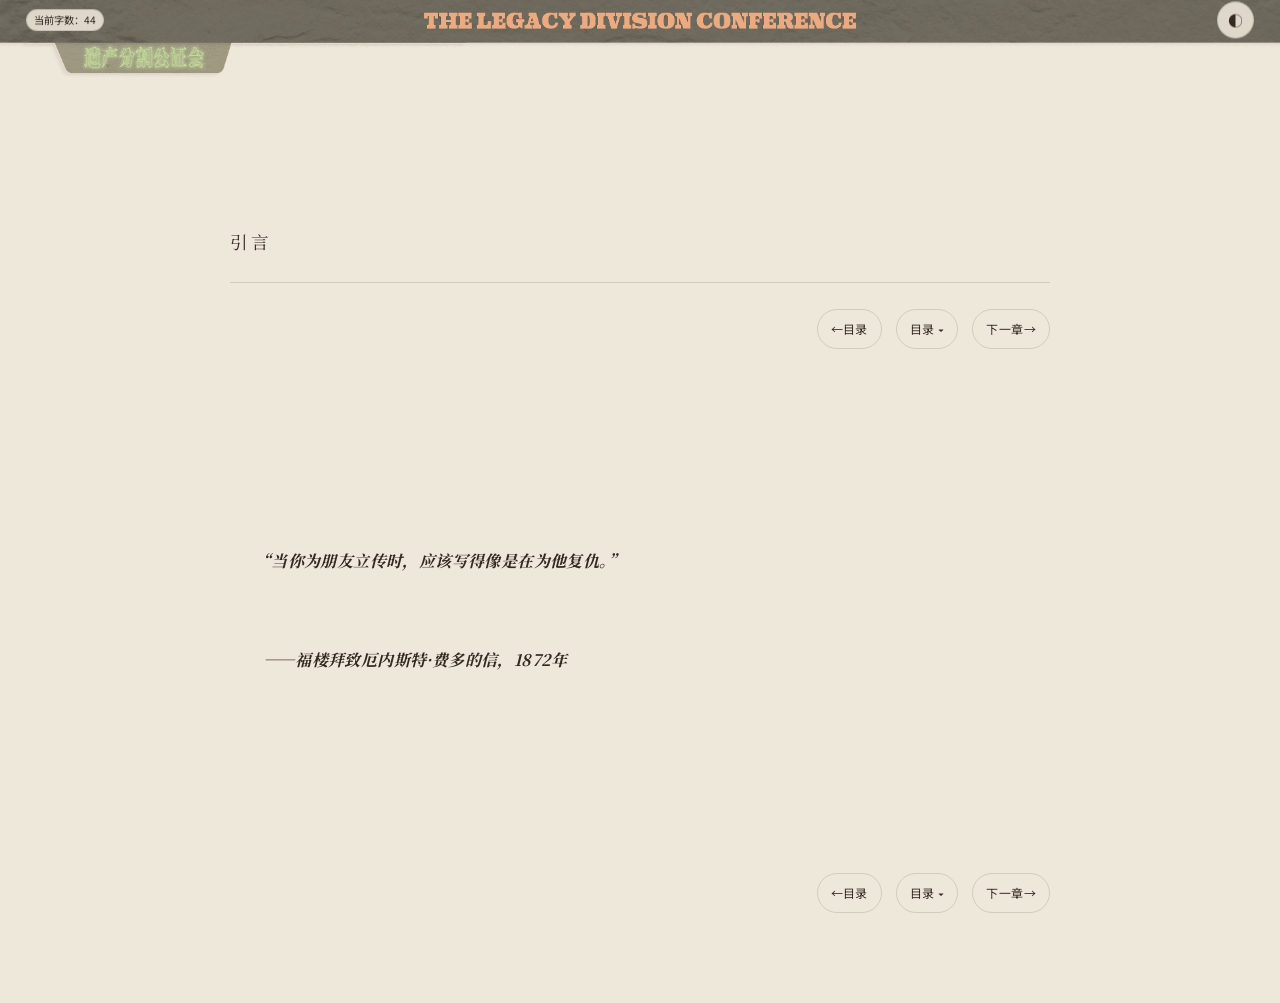
<file: intro.html>
<!doctype html>
<html lang="zh-CN"><head><meta charset="utf-8"><meta name="viewport" content="width=device-width,initial-scale=1"><meta name="color-scheme" content="light dark"><title>引言 · 遗产分割公证会</title><script>try{const t=Number(sessionStorage.getItem("legacy-chapter-entry"));sessionStorage.removeItem("legacy-chapter-entry");if(t&&Date.now()-t>=0&&Date.now()-t<15000)document.documentElement.classList.add("legacy-chapter-entry")}catch{}</script>
<link rel="preconnect" href="https://fonts.googleapis.com">
  <link rel="preconnect" href="https://fonts.gstatic.com" crossorigin>
  <link href="https://fonts.googleapis.com/css2?family=Noto+Sans+SC:wght@300;400;500&family=Noto+Serif+SC:wght@400;600&display=swap" rel="stylesheet"><link rel="stylesheet" href="style.css?v=1"><script defer src="https://static.cloudflareinsights.com/beacon.min.js" data-cf-beacon='{"token":"cc3326733543405881d645b008275c07"}'></script><link rel="stylesheet" href="site.css?v=2"><link rel="stylesheet" href="reader-ui.css?v=1"></head><body><header class="site-header"><a class="site-home site-name" href="index.html" aria-label="返回作品目录">遗产分割公证会</a><div class="word-count">当前字数：44</div><div class="toolbar"><button class="round" id="settingsButton" aria-label="阅读设置" aria-controls="settingsPanel" aria-expanded="false">◐</button></div></header><aside class="panel" id="settingsPanel" aria-label="阅读设置" inert>
    <div class="panel-head"><span>阅读设置</span><button class="close" data-close>关闭</button></div>
    <div class="group"><span class="label">字体</span><div class="options font-options"><button class="choice active" data-font="serif">思源宋体</button><button class="choice" data-font="sans">思源黑体</button><button class="choice" data-font="light">苹方细体</button><button class="choice" data-font="system">手机系统</button></div></div>
    <div class="group"><span class="label">字号</span><div class="options sizes"><button class="choice" data-size="12">一咪咪</button><button class="choice" data-size="14">特小</button><button class="choice active" data-size="16">小</button><button class="choice" data-size="18">适中</button><button class="choice" data-size="20">大</button><button class="choice" data-size="23">特大</button></div></div>
    <div class="group"><span class="label">底色与文字</span><div class="palettes" id="palettes"></div></div>
  </aside><main><h1 class="chapter-heading">引言</h1><nav class="chapter-nav" aria-label="章节导航"><a href="index.html">←目录</a><details class="toc-dropdown"><summary>目录</summary><nav class="toc-menu" aria-label="章节目录"><a href="index.html">全部目录</a><a href="intro.html" aria-current="page">引言</a><a href="01.html">Chapter01</a><a href="02.html">Chapter02</a><a href="03.html">Chapter03</a><a href="04.html">Chapter04</a><a href="05.html">Chapter05</a><a href="06.html">Chapter06</a><a href="07.html">Chapter07</a></nav></details><a rel="next" href="01.html">下一章→</a></nav><article class="chapter-body" aria-label="引言"><div class="prose-line source-indented" data-source-line="0">　　“当你为朋友立传时，应该写得像是在为他复仇。”</div><div class="blank-line" data-source-line="1" aria-hidden="true">　　</div><div class="prose-line source-indented" data-source-line="2">　　——福楼拜致厄内斯特·费多的信，1872年</div></article><nav class="chapter-nav" aria-label="章节导航"><a href="index.html">←目录</a><details class="toc-dropdown"><summary>目录</summary><nav class="toc-menu" aria-label="章节目录"><a href="index.html">全部目录</a><a href="intro.html" aria-current="page">引言</a><a href="01.html">Chapter01</a><a href="02.html">Chapter02</a><a href="03.html">Chapter03</a><a href="04.html">Chapter04</a><a href="05.html">Chapter05</a><a href="06.html">Chapter06</a><a href="07.html">Chapter07</a></nav></details><a rel="next" href="01.html">下一章→</a></nav></main><script src="reader.js?v=2"></script><script src="reader-ui.js?v=1"></script></body></html>
</file>
<file: style.css>
:root{--bg:#f8f7f3;--ink:#171714;--muted:#77736c;--line:color-mix(in srgb,var(--ink) 15%,transparent);--surface:color-mix(in srgb,var(--bg) 94%,var(--ink) 6%);--body:"Noto Serif SC","Songti SC","STSong",serif;--weight:400;--size:16px}
    *{box-sizing:border-box}html{scroll-behavior:smooth}body{margin:0;background:var(--bg);color:var(--ink);font-family:var(--body);font-weight:400;transition:background .3s,color .3s}button{font:inherit;color:inherit}
    .word-count{position:fixed;z-index:20;left:clamp(16px,3vw,42px);top:clamp(16px,3vw,34px);height:42px;display:flex;align-items:center;padding:0 15px;border:1px solid var(--line);border-radius:999px;background:color-mix(in srgb,var(--bg) 88%,transparent);backdrop-filter:blur(12px);font-family:"Noto Sans SC",sans-serif;font-size:11px;letter-spacing:.04em;white-space:nowrap}
    .toolbar{position:fixed;z-index:20;right:clamp(16px,3vw,42px);top:clamp(16px,3vw,34px);display:flex;align-items:center;gap:8px}.round,.notes-button{height:42px;border:1px solid var(--line);background:color-mix(in srgb,var(--bg) 88%,transparent);backdrop-filter:blur(12px);cursor:pointer}.round{width:42px;border-radius:50%;display:grid;place-items:center;font-family:"Noto Sans SC",sans-serif;font-size:15px}.notes-button{border-radius:999px;padding:0 15px;font-family:"Noto Sans SC",sans-serif;font-size:11px;letter-spacing:.12em}
    .panel{position:fixed;z-index:30;right:16px;top:72px;width:min(350px,calc(100vw - 32px));padding:22px;background:color-mix(in srgb,var(--bg) 60%,transparent);border:1px solid var(--line);box-shadow:0 18px 70px #0002;backdrop-filter:blur(18px);opacity:0;transform:translateY(-10px);pointer-events:none;transition:.2s}.panel.open{opacity:1;transform:none;pointer-events:auto}.panel-head{display:flex;align-items:center;justify-content:space-between;font-family:"Noto Sans SC",sans-serif;font-size:12px;letter-spacing:.12em}.close{border:0;background:none;padding:4px;cursor:pointer}.group{margin-top:23px}.label{display:block;margin-bottom:10px;color:var(--muted);font-family:"Noto Sans SC",sans-serif;font-size:11px}.options{display:grid;grid-template-columns:repeat(3,1fr);gap:7px}.font-options{grid-template-columns:repeat(2,1fr)}.sizes{grid-template-columns:repeat(3,1fr)}.choice{border:1px solid var(--line);background:none;padding:10px 4px;cursor:pointer;font-family:"Noto Sans SC",sans-serif;font-size:12px}.choice.active{background:var(--ink);color:var(--bg)}.palettes{display:grid;grid-template-columns:1fr 1fr;gap:7px}.palette{display:flex;align-items:center;gap:8px;border:1px solid var(--line);background:none;padding:9px;cursor:pointer;font-family:"Noto Sans SC",sans-serif;font-size:11px}.palette.active{outline:2px solid color-mix(in srgb,var(--ink) 65%,transparent);outline-offset:-2px}.swatch{width:21px;height:21px;border-radius:50%;border:1px solid #0002;background:linear-gradient(135deg,var(--a) 50%,var(--b) 50%)}
    #notesPanel{width:min(580px,calc(100vw - 32px));max-height:calc(100vh - 92px);overflow:auto;padding:0;background:#f1f1e9;color:#222;border-color:#aaa;backdrop-filter:none;font-size:12px}.notes-head{position:sticky;z-index:2;top:0;padding:16px 18px;background:#deded2;border-bottom:1px solid #aaa;font-size:11px}.player{padding:16px 18px;border-bottom:1px solid #b9b9ae;background:#e8e8df;font-family:"Noto Sans SC",sans-serif}.player-title{display:flex;gap:9px;align-items:baseline;margin-bottom:10px;font-size:12px}.play-mark{font-weight:600;color:#085c34}.player audio{width:100%;height:34px}.bbs{font-family:"Noto Sans SC","MS PGothic",sans-serif;font-size:12px;line-height:1.65}.bbs-post{padding:14px 18px 18px;border-bottom:1px dashed #aaa}.bbs-meta{margin-bottom:8px;color:#333}.bbs-name{color:#087a37;font-weight:500}.bbs-body{padding-left:1.2em;overflow-wrap:anywhere}.bbs-body img{display:block;width:min(100%,470px);height:auto;margin:10px 0 12px;border:1px solid #999}.bbs-quote{white-space:pre-wrap}.source-intro{margin-bottom:8px}.source-quote{margin:10px 0;padding:2px 0 2px 1.15em;border-left:2px solid #b8b8ad;color:#686861;line-height:1.78;white-space:pre-wrap}.source-comment{margin-top:8px}.note-label{margin-bottom:10px}.media-title{margin:0 0 9px;color:#686861;font-size:11px;line-height:1.5}.bbs-video{display:block;width:min(100%,470px);height:auto;margin:0 0 4px;border:1px solid #999;background:#111}.source-link{display:inline-flex;align-items:center;margin:1px 0 10px;padding:5px 10px;border:1px solid #8e8e85;border-radius:999px;color:#31542b;background:#e3e3d8;font-size:11px;line-height:1;text-decoration:none}.source-link:hover{background:#d8d8cc}.source-link:focus-visible{outline:2px solid #31542b;outline-offset:2px}
    main{width:min(820px,calc(100% - 44px));margin:0 auto;font-weight:var(--weight);padding:clamp(110px,16vh,190px) 0 20vh;font-size:var(--size);line-height:2.05;letter-spacing:.025em}.preface{margin-bottom:22px;padding:28px 0 30px;border-top:1px solid var(--line);border-bottom:1px solid var(--line)}.tag-region{display:flex;flex-wrap:wrap;gap:8px;margin:0 0 20px}.tag-illustration{display:flex;justify-content:flex-start;margin:0 0 clamp(75px,11vh,130px)}.tag-illustration img{display:block;width:min(300px,82vw);height:auto;image-rendering:pixelated}.tag{display:inline-block;padding:5px 9px;border-radius:999px;background:var(--ink);color:var(--bg);font-family:"Noto Sans SC",sans-serif;font-size:11px;line-height:1.55;letter-spacing:.08em}.section-label{display:block;margin-bottom:18px;color:var(--muted);font-family:"Noto Sans SC",sans-serif;font-size:11px;letter-spacing:.22em}.preface p{margin:0;text-indent:0;font-size:.82em;line-height:1.9;color:color-mix(in srgb,var(--ink) 82%,var(--muted))}
    article p{margin:0 0 2.5em;text-indent:2em;white-space:pre-wrap;overflow-wrap:anywhere}article ruby{ruby-position:over}article rt{color:var(--muted);font-family:"Noto Sans SC",sans-serif;font-size:.46em;line-height:1;letter-spacing:.12em;text-indent:0}.before-article-image{margin-bottom:6.15em!important}.article-image-button{display:block;width:min(360px,70%);margin:0 auto 2.5em;padding:0;overflow:hidden;border:0;border-radius:14px;background:none;box-shadow:0 5px 22px #0002;cursor:zoom-in}.article-image{display:block;width:100%;height:auto}.image-lightbox{position:fixed;z-index:100;inset:0;display:grid;place-items:center;padding:28px;background:#000c;backdrop-filter:blur(5px)}.image-lightbox img{display:block;max-width:min(92vw,1100px);max-height:88vh;width:auto;height:auto;border-radius:14px;box-shadow:0 18px 80px #0008}.image-lightbox-close{position:fixed;top:18px;right:20px;width:42px;height:42px;border:1px solid #fff5;border-radius:50%;background:#181818cc;color:#fff;font-family:"Noto Sans SC",sans-serif;font-size:22px;line-height:1;cursor:pointer}.opening-spacer{padding-top:8.2em}.article-title{margin:5em 0!important;text-align:center;text-indent:0!important;font-size:calc(1em + 4px);font-weight:600;letter-spacing:.16em}.article-title::before{content:"my suo";display:block;margin-bottom:.65em;color:var(--muted);font-family:"Noto Sans SC",sans-serif;font-size:10px;font-weight:400;line-height:1;letter-spacing:.2em}.six-line-break{margin-top:12.3em!important}.three-line-break{margin-top:6.15em!important}.case-table{width:100%;margin:0 0 2.5em;border-collapse:collapse;font-size:.95em}.case-table th,.case-table td{border:1px solid var(--line);padding:.65em .9em;text-align:left;vertical-align:top}.case-table th{width:7.5em;background:var(--surface);font-family:"Noto Sans SC",sans-serif;font-weight:500;white-space:nowrap}.loading{text-indent:0!important;color:var(--muted);font-family:"Noto Sans SC",sans-serif;font-size:.8em}
    .color-swatch{display:inline-block;width:.78em;height:.78em;margin-left:.38em;border-radius:50%;vertical-align:.04em;background:#c25566;box-shadow:0 0 0 1px color-mix(in srgb,var(--ink) 18%,transparent)}
    .footnote-trigger{appearance:none;border:0;background:none;padding:0 .12em;color:inherit;cursor:pointer;font-family:"Noto Sans SC",sans-serif;font-size:.58em;vertical-align:super;line-height:1;text-decoration:underline;text-underline-offset:.15em}.footnote{position:absolute;z-index:40;width:min(540px,calc(100vw - 32px));padding:16px;border:1px solid var(--line);background:var(--bg);box-shadow:0 18px 65px #0003;font-size:14px;line-height:1.75;letter-spacing:.01em;text-indent:0;opacity:0;transform:translateY(-6px);pointer-events:none;transition:.16s}.footnote.open{opacity:1;transform:none;pointer-events:auto}.footnote-label{display:block;margin-bottom:10px;color:var(--muted);font-family:"Noto Sans SC",sans-serif;font-size:11px}.footnote-table{width:100%;border-collapse:collapse}.footnote-table th,.footnote-table td{border:1px solid var(--line);padding:10px 12px;text-align:left;vertical-align:top}.footnote-table th{width:4.5em;background:var(--surface);font-family:"Noto Sans SC",sans-serif;font-weight:500;white-space:nowrap}
    .chat-footnote{position:absolute;z-index:41;left:24px;width:min(370px,calc(100vw - 32px));padding:16px;background:#b7d8a7;border:1px solid #7da56b;box-shadow:0 18px 65px #0003;font-family:"Noto Sans SC",sans-serif;font-size:14px;line-height:1.55;opacity:0;transform:translate(-8px,-4px);pointer-events:none;transition:.16s}.chat-footnote.open{opacity:1;transform:none;pointer-events:auto}.chat-title{margin:0 0 12px;color:#31542b;font-size:11px;letter-spacing:.08em}.chat-row{display:flex;align-items:flex-start;gap:8px;margin:8px 0}.chat-avatar{position:relative;flex:0 0 25px;width:25px;height:25px;border-radius:50%;background:#8d9498}.chat-avatar::before{content:"";position:absolute;left:9px;top:5px;width:7px;height:7px;border-radius:50%;background:#fff}.chat-avatar::after{content:"";position:absolute;left:6px;bottom:4px;width:13px;height:8px;border-radius:8px 8px 5px 5px;background:#fff}.chat-bubble{position:relative;max-width:calc(100% - 38px);padding:8px 11px;border-radius:4px 12px 12px 12px;background:#fff;color:#242424;box-shadow:0 1px 2px #0002}.chat-bubble::before{content:"";position:absolute;left:-6px;top:7px;border-width:4px 7px 4px 0;border-style:solid;border-color:transparent #fff transparent transparent}
    @media(max-width:1100px){.chat-footnote{left:16px;width:min(330px,calc(100vw - 32px))}}
    @media(max-width:640px){:root{--size:16px}.word-count{top:14px;left:14px;height:40px;padding:0 12px;font-size:10px}.toolbar{top:14px;right:14px}.round,.notes-button{height:40px}.round{width:40px}.notes-button{padding:0 13px}main{width:calc(100% - 40px);padding-top:100px;line-height:1.95;letter-spacing:.015em}.preface{margin-bottom:18px;padding:24px 0}.tag-region{margin-bottom:16px;gap:7px}.tag-illustration{margin-bottom:72px}.tag{padding:5px 8px}.panel{top:62px}.footnote,.chat-footnote{position:fixed;left:16px!important;right:16px;bottom:16px;top:auto!important;width:auto;max-height:62vh;overflow:auto;border-radius:3px}.footnote-table th{width:3.8em}.article-title{font-size:calc(1em + 4px)}.article-image-button{width:min(300px,78%);border-radius:11px}.image-lightbox{padding:18px}.image-lightbox img{border-radius:10px}#notesPanel{top:62px;max-height:calc(100vh - 78px)}.bbs-body{padding-left:0}}
    @media(prefers-reduced-motion:reduce){*{transition:none!important;scroll-behavior:auto!important}}
  
.site-header{position:sticky;top:0;width:100%;line-height:0;background:transparent;z-index:40}
.site-home{position:relative;display:block;width:100%;line-height:0}
.site-home img{display:block;width:100%;height:auto}
.site-header-home{position:fixed;top:0;left:0;width:100%}
.site-header-home .site-home{height:auto}
.site-header-home .site-home img{width:100%;height:auto}
.word-count{position:absolute;z-index:3;top:6.1vw;left:2vw;transform:translateY(-50%);width:max-content;max-width:none;height:auto;min-height:0;box-sizing:border-box;display:block;flex:none;margin:0;padding:4px 7px;background:color-mix(in srgb,var(--bg) 88%,transparent);color:var(--ink);border:1px solid var(--line);border-radius:999px;font:clamp(8px,.8vw,11px)/1.15 "Noto Sans SC",sans-serif;letter-spacing:0;white-space:nowrap}
.toolbar{position:absolute;z-index:3;top:6.1vw;right:2vw;transform:translateY(-50%)}
.toolbar .round{background:color-mix(in srgb,var(--bg) 88%,transparent)}
main{min-height:100vh}
.book-title,.book-meta,.book-link{display:none!important}
.home-main{position:relative;z-index:1;width:100%!important;max-width:none!important;margin:0!important;padding:0!important}
.directory-poster{position:relative;width:100%;max-width:none;margin:0;line-height:0}
.directory-poster>img{display:block;width:100%;height:auto;filter:none!important}
.poster-hit{position:absolute;z-index:2;display:flex;align-items:center;justify-content:center;line-height:1;background:transparent;border-radius:2px;text-decoration:none}
.poster-hit:focus-visible{outline:3px solid var(--ink);outline-offset:2px;background:color-mix(in srgb,var(--bg) 55%,transparent)}
.poster-intro{height:4.2%;width:46%}
.poster-chapter{height:.592593%;width:11.481481%;font-family:"Noto Serif SC","Songti SC","STSong","SimSun",serif;font-size:clamp(10px,2.8vw,28px);font-weight:400;color:#766c70;letter-spacing:.02em;text-shadow:none}
.poster-chapter>span{display:block;transform:scaleX(1.2)}
.poster-chapter:hover{background:color-mix(in srgb,#ef91a7 22%,transparent)}
.directory-poster>img{transition:none}
.dream-glyph{position:absolute;left:50%;top:29.814815%;width:12%;height:4.2%;display:flex;align-items:center;justify-content:center;transform:translate(-50%,-50%);z-index:3;color:#f84464;font-family:"Noto Serif SC","Songti SC",serif;font-size:clamp(34px,7vw,72px);line-height:1;text-decoration:none;animation:dream-breathe 3.8s ease-in-out infinite}
.dream-glyph:focus-visible{outline:2px solid #f84464;outline-offset:3px;border-radius:50%}
@keyframes dream-breathe{0%,100%{opacity:0}50%{opacity:1}}
.click-cue{position:absolute;z-index:3;left:50%;top:32.3%;width:8.5%;min-width:28px;max-width:92px;line-height:0;transform:translateX(-50%);animation:click-float 2s ease-in-out infinite}
.click-cue img{display:block;width:100%;height:auto}
@keyframes click-float{0%,100%{translate:0 0}50%{translate:0 -6px}}
.directory-start{scroll-margin-top:18px}
html,body{overscroll-behavior-y:none}html{background-color:#f3eadb}
body.home-page{position:relative;isolation:isolate;background:transparent}
body.home-page::before{content:"";position:fixed;inset:0;z-index:0;pointer-events:none;background:#eee8da url("assets/back.png?v=3") center center/cover no-repeat}
main{--leading:2.05;line-height:var(--leading);padding-bottom:10vh}
.book-title{font-size:clamp(24px,4.5vw,36px);font-weight:600;letter-spacing:.12em;margin:0 0 22px}
.chapter-heading{font-size:1.1em;letter-spacing:.15em;font-weight:400;margin:0 0 26px;padding-bottom:22px;border-bottom:1px solid var(--line)}
.book-link{display:inline-block;margin:0 0 18px;color:var(--muted);font-family:"Noto Sans SC",sans-serif;font-size:12px;text-decoration:none}
.chapter-nav{display:flex;justify-content:flex-end;align-items:center;gap:clamp(6px,2vw,14px);font-family:"Noto Sans SC",sans-serif;font-size:12px;line-height:1.6}
.chapter-nav a,.chapter-nav .disabled{display:inline-block;border:1px solid var(--line);border-radius:999px;padding:9px 13px;text-decoration:none;color:var(--ink);white-space:nowrap}
.chapter-nav a:hover{background:var(--surface)}.chapter-nav .disabled{opacity:.35}
.chapter-body{padding-block:calc(6em * var(--leading));padding-block:6lh}
.prose-line~.prose-line{margin-top:calc(1em * var(--leading));margin-top:1lh}
.prose-line{margin:0;text-indent:2em;white-space:pre-wrap;overflow-wrap:anywhere}
.blank-line{height:calc(1em * var(--leading));height:1lh;white-space:pre-wrap;overflow:hidden}
.media-line{text-indent:0}.prose-line img{display:block;max-width:100%;height:auto;margin:0 auto;object-fit:contain}
.toc-intro{border-top:1px solid var(--line);padding-top:22px;margin-top:26px}.toc-list{list-style:none;margin:0;padding:0;display:grid;grid-template-columns:repeat(3,minmax(0,1fr));gap:8px 20px}
.toc-list a{display:block;padding:12px 0;border-bottom:1px solid var(--line);text-decoration:none;color:var(--ink);font-size:14px}.toc-list a:hover{color:var(--muted)}
.toc-intro a{color:var(--muted);font-size:12px;letter-spacing:.15em;text-decoration:none}.book-meta{color:var(--muted);font-family:"Noto Sans SC",sans-serif;font-size:12px;margin-bottom:36px}
.chapter-nav{position:relative}.toc-dropdown{position:static}.toc-dropdown>summary{cursor:pointer;list-style:none;border:1px solid var(--line);border-radius:999px;padding:9px 13px;white-space:nowrap}.toc-dropdown>summary::-webkit-details-marker{display:none}.toc-dropdown>summary::after{content:' ▾'}.toc-dropdown[open]>summary::after{content:' ▴'}.toc-menu{position:absolute;right:0;top:calc(100% + 8px);width:min(310px,calc(100vw - 44px));max-height:55vh;overflow:auto;z-index:25;background:color-mix(in srgb,var(--bg) 80%,transparent);-webkit-backdrop-filter:blur(12px);backdrop-filter:blur(12px);border:1px solid var(--line);box-shadow:0 12px 36px #0002;padding:10px}.chapter-nav .toc-menu a{display:block;white-space:normal;border:0;border-radius:0;padding:9px 12px}.toc-menu a[aria-current=page]{background:var(--surface)}.chapter-nav:last-child .toc-menu{top:auto;bottom:calc(100% + 8px)}.toc-disclosure>summary{cursor:pointer;padding:14px 0;border-block:1px solid var(--line);font-size:14px}.toc-disclosure{margin-bottom:30px}
.panel{max-height:calc(100dvh - 90px);overflow:auto;background:color-mix(in srgb,var(--bg) 60%,transparent);-webkit-backdrop-filter:blur(18px)}a:focus-visible,button:focus-visible{outline:2px solid var(--ink);outline-offset:3px}
@media(max-width:640px){main{--leading:1.95}.word-count{top:6.1vw;left:2vw;width:max-content;max-width:none;height:auto;min-height:0;padding:3px 5px;font-size:8px;line-height:1.15;transform:translateY(-50%)}.toolbar{top:6.1vw;right:2vw;transform:translateY(-50%)}.chapter-nav{gap:6px;font-size:11px}.chapter-nav a,.chapter-nav .disabled{padding:9px 10px}.toc-list{grid-template-columns:repeat(3,minmax(0,1fr));gap:8px 12px}}
@media(prefers-reduced-motion:reduce){.dream-glyph,.click-cue{animation:none}}

/* Front 1 sets the poster's size and keeps every chapter hit area aligned. */
.directory-poster{isolation:isolate;overflow:hidden}
.directory-poster>.poster-front{position:relative;z-index:1}
.directory-poster>.poster-rear{position:absolute;inset:0 auto auto 0;z-index:0;pointer-events:none;transform:translate3d(0,var(--rear-offset,0px),0);opacity:var(--rear-opacity,1);will-change:transform,opacity}
.dream-glyph img{display:block;width:clamp(34px,7vw,72px);height:auto;object-fit:contain}
/* Keep the common header in place while the poster dissolves into chapter 00. */
body.home-page::after{content:"";position:fixed;inset:0;z-index:35;pointer-events:none;background:var(--bg);opacity:0;transition:opacity .52s cubic-bezier(.22,1,.36,1)}
.home-main{transition:opacity .52s ease,transform .52s cubic-bezier(.22,1,.36,1)}
.home-page.chapter-leaving::after{opacity:1}
.home-page.chapter-leaving .home-main{opacity:0;transform:translateY(-32px);pointer-events:none}
.chapter-entry main{animation:chapter-reveal .65s cubic-bezier(.22,1,.36,1) both}
@keyframes chapter-reveal{from{opacity:0;transform:translateY(28px)}to{opacity:1;transform:none}}
@media(prefers-reduced-motion:reduce){.directory-poster>.poster-rear{will-change:auto}.chapter-entry main{animation:none}.home-page.chapter-leaving .home-main{transform:none}}

/* Responsive images inside chapter content, including manually inserted images. */
.chapter-body{min-width:0}
.chapter-body img{display:block;box-sizing:border-box;max-width:100%!important;max-inline-size:100%!important;height:auto!important;block-size:auto!important;margin-inline:auto;object-fit:contain}
.chapter-body :is(figure,picture){box-sizing:border-box;min-width:0;max-width:100%!important;max-inline-size:100%!important}
.chapter-body figure{margin-inline:0}
</file>
<file: site.css>
:root{--bg:#eee8da;--ink:#332a22;--body:"Noto Serif SC","Songti SC","STSong",serif;--weight:400}
.forum-title{font-weight:700}
.site-header{height:106px;z-index:40;background:color-mix(in srgb,var(--bg) 94%,transparent);border-bottom:1px solid var(--line);-webkit-backdrop-filter:blur(12px);backdrop-filter:blur(12px)}
.site-name{width:100%;height:54px;padding:16px 20px 0;text-align:center;font-family:var(--body);font-size:clamp(22px,3.6vw,30px);font-weight:400;line-height:1.3;letter-spacing:.12em;color:var(--ink);text-decoration:none}
.word-count{left:clamp(20px,3vw,42px);top:80px;transform:translateY(-50%);padding:5px 8px;font-size:10px;line-height:1.2}
.toolbar{right:clamp(20px,3vw,42px);top:80px;transform:translateY(-50%)}
.toolbar .round{width:34px;height:34px}
#settingsPanel{top:116px;max-height:calc(100dvh - 132px)}
main{min-height:calc(100vh - 106px)}
.catalog-main{padding-top:72px;padding-bottom:14vh}
.catalog-title{margin:0 0 32px;font-size:1.2em;font-weight:400;letter-spacing:.15em}
.catalog-main .toc-list{gap:8px 28px}
.catalog-main .toc-list a{padding:18px 0;font-size:16px}
.extra-entry{grid-column:1/-1;margin-top:16px}
.source-indented{text-indent:0}
@media(max-width:640px){.word-count{left:20px;top:80px;font-size:9px}.toolbar{right:20px;top:80px}.site-name{padding-top:18px}.catalog-main{padding-top:48px}.catalog-main .toc-list{gap:6px 22px}}

/* Existing read and time markers sit outside message text. */
:is(.rt-chat,.sf-chat) .reader-message{display:grid;grid-template-columns:minmax(0,1fr);align-items:end;align-self:flex-start;width:fit-content;max-width:100%;min-width:0}
:is(.rt-chat,.sf-chat) .reader-message-self{align-self:flex-end}
:is(.rt-chat,.sf-chat) .reader-message-read{grid-template-columns:auto minmax(0,1fr);column-gap:7px}
:is(.rt-chat,.sf-chat) .reader-message[data-chat-layout] > :is(.rt-bubble,.sf-bubble){grid-column:-2/-1;grid-row:2;justify-self:start;align-self:end;max-width:100%;min-width:0;margin:0;line-height:inherit}
:is(.rt-chat,.sf-chat) .reader-message-self[data-chat-layout] > :is(.rt-bubble,.sf-bubble){justify-self:end}
:is(.rt-chat,.sf-chat) .reader-message[data-chat-layout] > :is(.reader-chat-meta,.reader-chat-read){font:400 11px/1.35 system-ui,"PingFang SC","Microsoft YaHei",sans-serif;color:var(--muted,#77736c);letter-spacing:0;text-indent:0}
:is(.rt-chat,.sf-chat) .reader-message[data-chat-layout] > .reader-chat-meta{grid-column:-2/-1;grid-row:1;margin:0 0 5px;white-space:normal;overflow-wrap:anywhere}
:is(.rt-chat,.sf-chat) .reader-message[data-chat-layout] > .reader-chat-read{grid-column:1;grid-row:2;align-self:end;margin:0;padding-bottom:4px;white-space:nowrap}
.sf-chat .sf-bubble:is(.rt-self,.sf-self){align-self:flex-end;background:#f8dce5;border-radius:16px 5px 16px 16px}
.sf-chat .sf-bubble:is(.rt-self,.sf-self)::before{left:auto;right:-6px;border-width:4px 0 4px 7px;border-color:transparent transparent transparent #f8dce5}


.source-chat-marker,.rt-chat>.blank-line{display:none}

/* Shared artwork header; the reading column keeps its established width. */
:root{--legacy-page-width:min(820px,calc(100vw - 44px));--legacy-header-height:calc(var(--legacy-page-width) * 239 / 1080)}
.site-header{width:var(--legacy-page-width);height:auto;margin-inline:auto;container-type:inline-size;background:transparent;border:0;-webkit-backdrop-filter:none;backdrop-filter:none}
.site-header .site-name{display:block;width:100%;height:auto;aspect-ratio:1080/239;margin:0;padding:0;background:url("assets/legacy-top.png") center top/100% auto no-repeat;font-size:0;line-height:0;letter-spacing:0;color:transparent}
.site-header .word-count{position:absolute;top:6.1cqw;left:2cqw;right:auto;width:max-content;max-width:none;height:auto;min-height:0;margin:0;padding:3px 4px;font-size:clamp(5px,1.5cqw,8px);line-height:1.15;transform:translateY(-50%)}
.site-header .toolbar{top:6.1cqw;right:2cqw;transform:translateY(-50%)}
.site-header .toolbar .round{width:clamp(24px,8cqw,40px);height:clamp(24px,8cqw,40px)}
#settingsPanel{top:calc(var(--legacy-header-height) + 8px);max-height:calc(100dvh - var(--legacy-header-height) - 24px)}
body:not(.legacy-home) main{min-height:calc(100vh - var(--legacy-header-height))}
.legacy-chapter-entry main{animation:legacy-chapter-arrival .65s ease both}
@keyframes legacy-chapter-arrival{from{opacity:0}to{opacity:1}}
@media(max-width:640px){:root{--legacy-page-width:100%;--legacy-header-height:calc(100vw * 239 / 1080)}}
@media(min-width:641px){
  :root{--legacy-header-height:calc(100vw * 241 / 3840)}
  .site-header{width:100%;margin-inline:0}
  .site-header .site-name{aspect-ratio:3840/241;background-image:url("assets/legacy-top-desktop.png")}
  .site-header .word-count{top:max(12px,1.58cqw);left:2cqw;right:auto;max-width:30%;padding:4px 7px;font-size:clamp(8px,.8cqw,11px)}
  .site-header .toolbar{top:max(14px,1.58cqw);right:2cqw}
  .site-header .toolbar .round{width:clamp(26px,2.9cqw,42px);height:clamp(26px,2.9cqw,42px)}
}
@media(prefers-reduced-motion:reduce){.legacy-chapter-entry main{animation:none}}
</file>
<file: reader-ui.css>
/* Standalone reader components. No global chapter or paragraph selectors. */
.rt-card,.rt-chat{box-sizing:border-box;margin:1.5em 0;overflow-wrap:anywhere;letter-spacing:normal}
.rt-card{--rt-bg:var(--bg,#f8f7f3);--rt-ink:var(--ink,#171714);padding:18px 20px;border-radius:12px;background:#eeede9;background:color-mix(in srgb,var(--rt-bg) 94%,var(--rt-ink) 6%);color:var(--rt-ink);font-size:max(11px,calc(var(--size,16px) - 2px));line-height:1.7}
.rt-card :is(p,.prose-line){margin:0;text-indent:0;line-height:inherit}
.rt-card .blank-line{height:1em}
.rt-card .blank-line+.blank-line{display:none}
.rt-card .rt-gap{margin-top:1em}
.rt-title{display:block;font-weight:700}
.rt-meta{overflow-wrap:anywhere}
.rt-official{font-weight:700}
.rt-count{text-decoration:underline;text-underline-offset:.16em}
.rt-divider{height:0;margin:.8em 0;border:0;border-top:1px solid currentColor;opacity:.16}
.rt-link{color:inherit;overflow-wrap:anywhere;text-underline-offset:.18em}
.rt-gate{margin:.8em 0;border:1px solid #8885;border-radius:8px;overflow:hidden}
.rt-gate>summary{padding:10px 12px;cursor:pointer;font-weight:600;list-style:none}
.rt-gate>summary::-webkit-details-marker{display:none}
.rt-gate>summary::after{content:' ▾'}
.rt-gate[open]>summary::after{content:' ▴'}
.rt-gate>summary:focus-visible{outline:2px solid currentColor;outline-offset:-3px}
.rt-gate-body{padding:12px;border-top:1px solid #8885}
.rt-price{background:#35383d;color:#fff}
.rt-chat{display:flex;align-items:flex-start;flex-direction:column;gap:8px;padding:16px;border-radius:12px;background:transparent;font-family:var(--body,system-ui,sans-serif);font-size:var(--size,16px);font-weight:400;line-height:1.55;color:#242424}
.rt-chat .rt-bubble{position:relative;box-sizing:border-box;max-width:94%;margin:0;padding:10px 13px;border-radius:5px 16px 16px 16px;background:#fff;box-shadow:0 2px 3px #0001;text-indent:0;line-height:inherit;white-space:pre-line}
.rt-chat .rt-bubble::before{position:absolute;top:9px;left:-6px;content:'';border-width:4px 7px 4px 0;border-style:solid;border-color:transparent #fff transparent transparent}
.rt-chat .rt-bubble.rt-self{align-self:flex-end;background:#f8dce5;border-radius:16px 5px 16px 16px}
.rt-chat .rt-bubble.rt-self::before{left:auto;right:-6px;border-width:4px 0 4px 7px;border-color:transparent transparent transparent #f8dce5}
.rt-review{border:1px solid #8883;background:#fff;background:color-mix(in srgb,var(--rt-bg) 97%,var(--rt-ink) 3%)}
.rt-review-head{display:flex;align-items:flex-start;gap:12px;margin-bottom:14px}
.rt-review-avatar{position:relative;display:block;flex:0 0 44px;width:44px;height:44px;overflow:hidden;border:1px solid #e3e5e7;border-radius:50%;background:#fff}
.rt-review-avatar::before{position:absolute;top:8px;left:16px;width:12px;height:12px;border-radius:50%;background:#b0b3b6;content:''}
.rt-review-avatar::after{position:absolute;top:23px;left:10px;width:24px;height:24px;border-radius:12px 12px 0 0;background:#b0b3b6;content:''}
img.rt-review-avatar{object-fit:cover}
.rt-review-name{font-weight:700}
.rt-review-date{font-family:system-ui,sans-serif;font-size:.86em;opacity:.6}
.rt-review-stars{color:#bd7a00;font-size:1.1em;font-weight:600;letter-spacing:.04em}
.rt-review .rt-review-likes{margin-top:18px;padding-top:10px;border-top:1px solid #8883;opacity:.65}
.rt-premium{font-weight:700;color:#a42d61}
@supports(background-clip:text){.rt-premium{background:linear-gradient(100deg,#d84654,#b56916,#829124,#248d61,#1685ab,#6855c3,#b84393,#d84654);background-size:200% 100%;background-clip:text;-webkit-background-clip:text;color:transparent;animation:rt-spectrum 8s linear infinite}}
@keyframes rt-spectrum{to{background-position:200% 0}}
@media(max-width:640px){.rt-card{padding:15px 14px}.rt-chat{padding:12px}.rt-chat .rt-bubble{max-width:96%}}
@media(prefers-reduced-motion:reduce){.rt-premium{animation:none}}
</file>
<file: home.css>
/* All foreground coordinates belong to the supplied 1080 x 4300 composition. */
body.legacy-home{position:relative;isolation:isolate;background:var(--bg);overscroll-behavior-y:none}
.legacy-home::before{content:"";position:fixed;z-index:0;top:0;left:50%;width:var(--legacy-page-width);height:var(--legacy-back-height,max(100svh,calc(100vw * 2832 / 1080)));transform:translate3d(-50%,var(--legacy-back-y,0px),0);pointer-events:none;background:#bfc6aa url("assets/legacy-back.jpg?v=2") center top/cover no-repeat;will-change:transform}
.legacy-home .site-header{position:fixed;top:0;left:50%;transform:translateX(-50%);margin:0}
.legacy-home-main{position:relative;isolation:isolate;width:var(--legacy-page-width);aspect-ratio:1080/4300;min-height:0;margin:0 auto;padding:0;overflow:hidden;line-height:1;letter-spacing:0;transition:opacity .52s ease}
.legacy-layer{position:absolute;display:block;margin:0;padding:0;border:0;background:none;line-height:0;text-decoration:none;-webkit-tap-highlight-color:transparent}
.legacy-layer>img{display:block;width:100%;height:auto;pointer-events:none;user-select:none}
.legacy-base{z-index:1;pointer-events:none}
.legacy-orbit{z-index:2;pointer-events:none}
.legacy-visual{z-index:3}
.legacy-visual-7{z-index:4}
.legacy-scatter-group{position:absolute;z-index:5;pointer-events:none}
.legacy-details{z-index:2;pointer-events:none}
.legacy-chapter-card{z-index:4}
.legacy-closing{z-index:3;pointer-events:none}
.legacy-signature{display:none}
.legacy-chapter-hit{position:absolute;inset:0 auto 0 0;display:block;border-radius:5px;text-decoration:none}
.legacy-chapter-hit:hover{background:#def3b00c}
.legacy-chapter-hit:focus-visible,.legacy-visual:focus-visible{outline:2px solid #f8b586;outline-offset:3px}
.legacy-sr-only{position:absolute;width:1px;height:1px;padding:0;margin:-1px;overflow:hidden;clip-path:inset(50%);white-space:nowrap;border:0}
.legacy-motion-ready .legacy-reveal{opacity:0}
.legacy-motion-ready .legacy-reveal.is-visible{animation:legacy-fade 1.1s ease var(--reveal-delay,0ms) both}
.legacy-motion-ready .legacy-visual.is-visible{animation:legacy-drop 1.15s cubic-bezier(.18,.75,.25,1) var(--reveal-delay,0ms) both}
.legacy-motion-ready .legacy-closing.is-visible{animation-duration:.45s}
.legacy-turner{transform-origin:var(--orbit-x) var(--orbit-y);animation:legacy-spin var(--orbit-duration,190s) linear infinite paused}
.legacy-orbit.is-visible>.legacy-turner{animation-play-state:running}
.legacy-orbit:nth-of-type(even)>.legacy-turner{animation-direction:reverse}
.legacy-motion-ready .legacy-scatter-piece{opacity:0;transform:translate(var(--scatter-x),var(--scatter-y)) scale(.16)}
.legacy-motion-ready .legacy-scatter-group.is-visible>.legacy-scatter-piece{animation:legacy-scatter 1.1s cubic-bezier(.16,.8,.25,1) 1.2s both}
.legacy-floater{animation:legacy-float var(--float-duration,4.8s) ease-in-out var(--float-delay,2400ms) infinite paused}
.legacy-scatter-group.is-visible .legacy-floater{animation-play-state:running}
@keyframes legacy-fade{from{opacity:0}to{opacity:1}}
@keyframes legacy-drop{from{opacity:0;transform:translateY(-28px)}to{opacity:1;transform:none}}
@keyframes legacy-spin{to{transform:rotate(360deg)}}
@keyframes legacy-scatter{from{opacity:0;transform:translate(var(--scatter-x),var(--scatter-y)) scale(.16)}to{opacity:1;transform:translate(0,0) scale(1)}}
@keyframes legacy-float{0%,100%{transform:translate3d(0,-2px,0) rotate(-.5deg)}50%{transform:translate3d(1px,2px,0) rotate(.5deg)}}
.legacy-home::after{content:"";position:fixed;inset:0;z-index:35;pointer-events:none;background:var(--bg);opacity:0;transition:opacity .52s cubic-bezier(.22,1,.36,1)}
.legacy-home.legacy-leaving::after{opacity:1}
.legacy-home.legacy-leaving .legacy-home-main{opacity:0;pointer-events:none}
@media(min-width:641px){
  .legacy-home::before{left:0;width:100%;height:var(--legacy-back-height,100svh);transform:translate3d(0,var(--legacy-back-y,0px),0);background-image:url("assets/legacy-back-desktop.jpg");background-position:center bottom}
  .legacy-home .site-header{left:0;transform:none}
  .legacy-signature{display:block;position:absolute;z-index:3;left:0;right:0;bottom:clamp(20px,3vh,32px);margin:0;text-align:center;color:#f5b98e;font-family:"Rockwell Extra Bold","Rockwell","Noto Serif SC",serif;font-size:clamp(16px,1.5vw,23px);font-weight:900;line-height:1.2;letter-spacing:.02em;text-shadow:0 1px 0 #8e7c5e;pointer-events:none}
  .legacy-closing::after{content:"";position:absolute;inset:0;pointer-events:none;background:url("assets/legacy-layer-23.png") center/100% 100% no-repeat;clip-path:inset(62% 0 0);filter:drop-shadow(0 1px 1px #25271ae6) drop-shadow(0 0 2px #25271a99)}
}
@media(prefers-reduced-motion:reduce){
  .legacy-motion-ready .legacy-reveal,.legacy-motion-ready .legacy-scatter-piece{opacity:1;transform:none;animation:none}
  .legacy-motion-ready .legacy-reveal.is-visible,.legacy-motion-ready .legacy-scatter-group.is-visible>.legacy-scatter-piece,.legacy-turner,.legacy-floater{opacity:1;transform:none;animation:none}
  .legacy-home-main,.legacy-home::after{transition:none}.legacy-home::before{will-change:auto}
}
</file>
